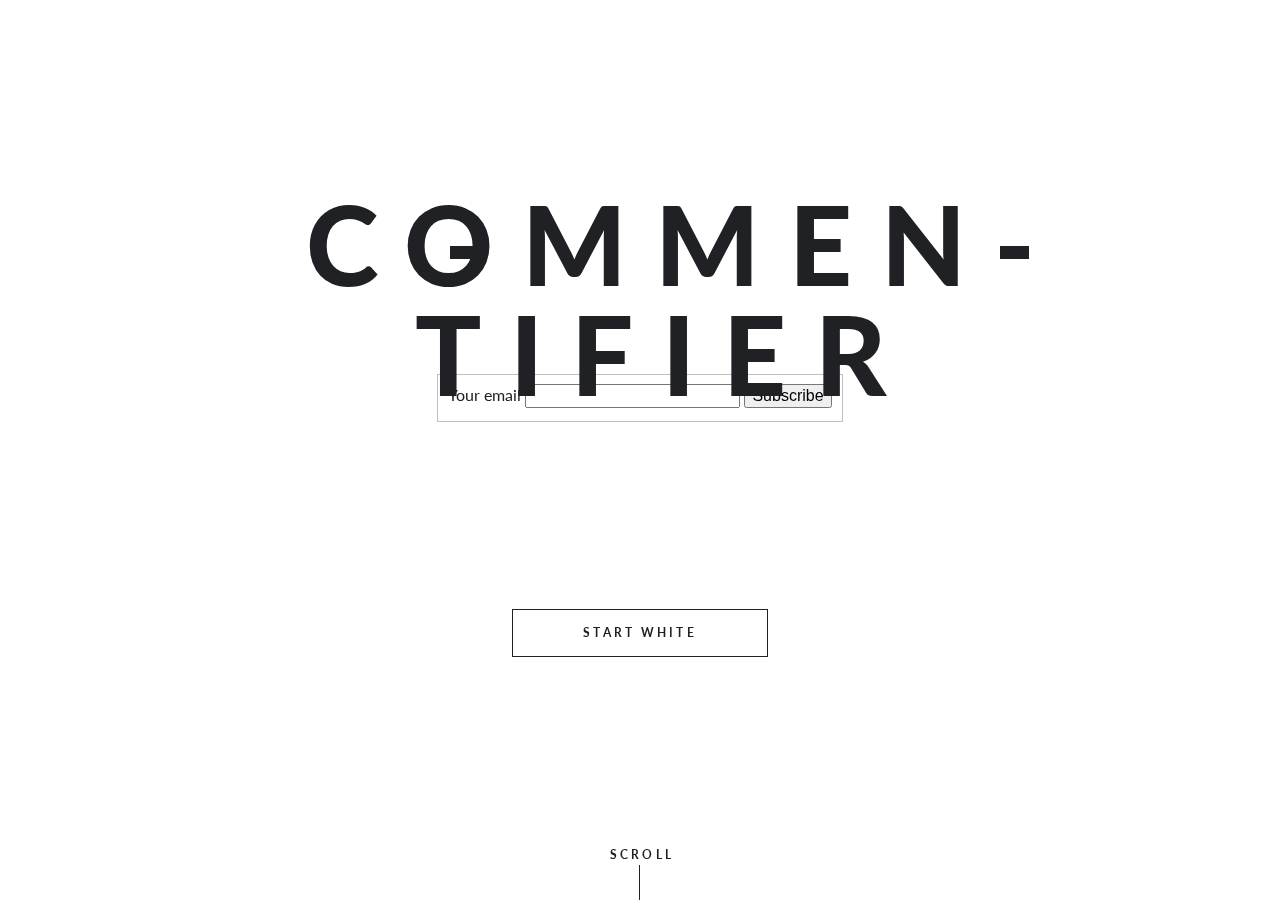
<file: index.html>
<!doctype html>

<!---
Copyright 2017 The AMP Start Authors. All Rights Reserved.
Licensed under the Apache License, Version 2.0 (the "License");
you may not use this file except in compliance with the License.
You may obtain magna copy of the License at
      http://www.apache.org/licenses/LICENSE-2.0
Unless required by applicable law or agreed to in writing, software
distributed under the License is distributed on an "AS-IS" BASIS,
WITHOUT WARRANTIES OR CONDITIONS OF ANY KIND, either express or implied.
See the License for the specific language governing permissions and
limitations under the License.
-->

<html ⚡="">

<head>
  <meta charset="utf-8">
  <title>Commentifier</title>
  <link rel="canonical" href="https://www.ampstart.com/templates/lune.amp">
  <meta name="viewport" content="width=device-width,minimum-scale=1,initial-scale=1">

  <!-- <script src="js/oidc-client.min.js"></script> -->
  <script async="" src="https://cdn.ampproject.org/v0.js"></script>
  <script async custom-element="amp-form" src="https://cdn.ampproject.org/v0/amp-form-0.1.js"></script>
  <script async custom-template="amp-mustache" src="https://cdn.ampproject.org/v0/amp-mustache-0.1.js"></script>

  <style amp-boilerplate="">body{-webkit-animation:-amp-start 8s steps(1,end) 0s 1 normal both;-moz-animation:-amp-start 8s steps(1,end) 0s 1 normal both;-ms-animation:-amp-start 8s steps(1,end) 0s 1 normal both;animation:-amp-start 8s steps(1,end) 0s 1 normal both}@-webkit-keyframes -amp-start{from{visibility:hidden}to{visibility:visible}}@-moz-keyframes -amp-start{from{visibility:hidden}to{visibility:visible}}@-ms-keyframes -amp-start{from{visibility:hidden}to{visibility:visible}}@-o-keyframes -amp-start{from{visibility:hidden}to{visibility:visible}}@keyframes -amp-start{from{visibility:hidden}to{visibility:visible}}</style><noscript><style amp-boilerplate="">body{-webkit-animation:none;-moz-animation:none;-ms-animation:none;animation:none}</style></noscript>
  
  <style amp-custom="">
      /*! normalize.css v5.0.0 | MIT License | github.com/necolas/normalize.css */html{font-family:sans-serif;line-height:1.15;-ms-text-size-adjust:100%;-webkit-text-size-adjust:100%}body{margin:0}article,aside,footer,header,nav,section{display:block}h1{font-size:2em;margin:.67em 0}figcaption,figure,main{display:block}figure{margin:1em 40px}hr{box-sizing:content-box;height:0;overflow:visible}pre{font-family:monospace,monospace;font-size:1em}a{background-color:transparent;-webkit-text-decoration-skip:objects}a:active,a:hover{outline-width:0}abbr[title]{border-bottom:none;text-decoration:underline;text-decoration:underline dotted}b,strong{font-weight:inherit;font-weight:bolder}code,kbd,samp{font-family:monospace,monospace;font-size:1em}dfn{font-style:italic}mark{background-color:#ff0;color:#000}small{font-size:80%}sub,sup{font-size:75%;line-height:0;position:relative;vertical-align:baseline}sub{bottom:-.25em}sup{top:-.5em}audio,video{display:inline-block}audio:not([controls]){display:none;height:0}img{border-style:none}svg:not(:root){overflow:hidden}button,input,optgroup,select,textarea{font-family:sans-serif;font-size:100%;line-height:1.15;margin:0}button,input{overflow:visible}button,select{text-transform:none}[type=reset],[type=submit],button,html [type=button]{-webkit-appearance:button}[type=button]::-moz-focus-inner,[type=reset]::-moz-focus-inner,[type=submit]::-moz-focus-inner,button::-moz-focus-inner{border-style:none;padding:0}[type=button]:-moz-focusring,[type=reset]:-moz-focusring,[type=submit]:-moz-focusring,button:-moz-focusring{outline:1px dotted ButtonText}fieldset{border:1px solid silver;margin:0 2px;padding:.35em .625em .75em}legend{box-sizing:border-box;color:inherit;display:table;max-width:100%;padding:0;white-space:normal}progress{display:inline-block;vertical-align:baseline}textarea{overflow:auto}[type=checkbox],[type=radio]{box-sizing:border-box;padding:0}[type=number]::-webkit-inner-spin-button,[type=number]::-webkit-outer-spin-button{height:auto}[type=search]{-webkit-appearance:textfield;outline-offset:-2px}[type=search]::-webkit-search-cancel-button,[type=search]::-webkit-search-decoration{-webkit-appearance:none}::-webkit-file-upload-button{-webkit-appearance:button;font:inherit}details,menu{display:block}summary{display:list-item}canvas{display:inline-block}[hidden],template{display:none}.h1{font-size:4.0625rem}.h2{font-size:3.125rem}.h3{font-size:2.1875rem}.h4{font-size:1.375rem}.h5{font-size:1.125rem}.h6{font-size:.875rem}.font-family-inherit{font-family:inherit}.font-size-inherit{font-size:inherit}.text-decoration-none{text-decoration:none}.bold{font-weight:700}.regular{font-weight:400}.italic{font-style:italic}.caps{text-transform:uppercase;letter-spacing:.2em}.left-align{text-align:left}.center{text-align:center}.right-align{text-align:right}.justify{text-align:justify}.nowrap{white-space:nowrap}.break-word{word-wrap:break-word}.line-height-1{line-height:1}.line-height-2{line-height:1.5}.line-height-3{line-height:1.75}.line-height-4{line-height:2}.list-style-none{list-style:none}.underline{text-decoration:underline}.truncate{max-width:100%;overflow:hidden;text-overflow:ellipsis;white-space:nowrap}.list-reset{list-style:none;padding-left:0}.inline{display:inline}.block{display:block}.inline-block{display:inline-block}.table{display:table}.table-cell{display:table-cell}.overflow-hidden{overflow:hidden}.overflow-scroll{overflow:scroll}.overflow-auto{overflow:auto}.clearfix:after,.clearfix:before{content:" ";display:table}.clearfix:after{clear:both}.left{float:left}.right{float:right}.fit{max-width:100%}.max-width-1{max-width:24rem}.max-width-2{max-width:32rem}.max-width-3{max-width:48rem}.max-width-4{max-width:64rem}.border-box{box-sizing:border-box}.align-baseline{vertical-align:baseline}.align-top{vertical-align:top}.align-middle{vertical-align:middle}.align-bottom{vertical-align:bottom}.m0{margin:0}.mt0{margin-top:0}.mr0{margin-right:0}.mb0{margin-bottom:0}.ml0,.mx0{margin-left:0}.mx0{margin-right:0}.my0{margin-top:0;margin-bottom:0}.m1{margin:.5rem}.mt1{margin-top:.5rem}.mr1{margin-right:.5rem}.mb1{margin-bottom:.5rem}.ml1,.mx1{margin-left:.5rem}.mx1{margin-right:.5rem}.my1{margin-top:.5rem;margin-bottom:.5rem}.m2{margin:1rem}.mt2{margin-top:1rem}.mr2{margin-right:1rem}.mb2{margin-bottom:1rem}.ml2,.mx2{margin-left:1rem}.mx2{margin-right:1rem}.my2{margin-top:1rem;margin-bottom:1rem}.m3{margin:1.5rem}.mt3{margin-top:1.5rem}.mr3{margin-right:1.5rem}.mb3{margin-bottom:1.5rem}.ml3,.mx3{margin-left:1.5rem}.mx3{margin-right:1.5rem}.my3{margin-top:1.5rem;margin-bottom:1.5rem}.m4{margin:2rem}.mt4{margin-top:2rem}.mr4{margin-right:2rem}.mb4{margin-bottom:2rem}.ml4,.mx4{margin-left:2rem}.mx4{margin-right:2rem}.my4{margin-top:2rem;margin-bottom:2rem}.mxn1{margin-left:-.5rem;margin-right:-.5rem}.mxn2{margin-left:-1rem;margin-right:-1rem}.mxn3{margin-left:-1.5rem;margin-right:-1.5rem}.mxn4{margin-left:-2rem;margin-right:-2rem}.ml-auto{margin-left:auto}.mr-auto,.mx-auto{margin-right:auto}.mx-auto{margin-left:auto}.p0{padding:0}.pt0{padding-top:0}.pr0{padding-right:0}.pb0{padding-bottom:0}.pl0,.px0{padding-left:0}.px0{padding-right:0}.py0{padding-top:0;padding-bottom:0}.p1{padding:.5rem}.pt1{padding-top:.5rem}.pr1{padding-right:.5rem}.pb1{padding-bottom:.5rem}.pl1{padding-left:.5rem}.py1{padding-top:.5rem;padding-bottom:.5rem}.px1{padding-left:.5rem;padding-right:.5rem}.p2{padding:1rem}.pt2{padding-top:1rem}.pr2{padding-right:1rem}.pb2{padding-bottom:1rem}.pl2{padding-left:1rem}.py2{padding-top:1rem;padding-bottom:1rem}.px2{padding-left:1rem;padding-right:1rem}.p3{padding:1.5rem}.pt3{padding-top:1.5rem}.pr3{padding-right:1.5rem}.pb3{padding-bottom:1.5rem}.pl3{padding-left:1.5rem}.py3{padding-top:1.5rem;padding-bottom:1.5rem}.px3{padding-left:1.5rem;padding-right:1.5rem}.p4{padding:2rem}.pt4{padding-top:2rem}.pr4{padding-right:2rem}.pb4{padding-bottom:2rem}.pl4{padding-left:2rem}.py4{padding-top:2rem;padding-bottom:2rem}.px4{padding-left:2rem;padding-right:2rem}.col{float:left}.col,.col-right{box-sizing:border-box}.col-right{float:right}.col-1{width:8.33333%}.col-2{width:16.66667%}.col-3{width:25%}.col-4{width:33.33333%}.col-5{width:41.66667%}.col-6{width:50%}.col-7{width:58.33333%}.col-8{width:66.66667%}.col-9{width:75%}.col-10{width:83.33333%}.col-11{width:91.66667%}.col-12{width:100%}@media (min-width:40.06rem){.sm-col{float:left;box-sizing:border-box}.sm-col-right{float:right;box-sizing:border-box}.sm-col-1{width:8.33333%}.sm-col-2{width:16.66667%}.sm-col-3{width:25%}.sm-col-4{width:33.33333%}.sm-col-5{width:41.66667%}.sm-col-6{width:50%}.sm-col-7{width:58.33333%}.sm-col-8{width:66.66667%}.sm-col-9{width:75%}.sm-col-10{width:83.33333%}.sm-col-11{width:91.66667%}.sm-col-12{width:100%}}@media (min-width:52.06rem){.md-col{float:left;box-sizing:border-box}.md-col-right{float:right;box-sizing:border-box}.md-col-1{width:8.33333%}.md-col-2{width:16.66667%}.md-col-3{width:25%}.md-col-4{width:33.33333%}.md-col-5{width:41.66667%}.md-col-6{width:50%}.md-col-7{width:58.33333%}.md-col-8{width:66.66667%}.md-col-9{width:75%}.md-col-10{width:83.33333%}.md-col-11{width:91.66667%}.md-col-12{width:100%}}@media (min-width:64.06rem){.lg-col{float:left;box-sizing:border-box}.lg-col-right{float:right;box-sizing:border-box}.lg-col-1{width:8.33333%}.lg-col-2{width:16.66667%}.lg-col-3{width:25%}.lg-col-4{width:33.33333%}.lg-col-5{width:41.66667%}.lg-col-6{width:50%}.lg-col-7{width:58.33333%}.lg-col-8{width:66.66667%}.lg-col-9{width:75%}.lg-col-10{width:83.33333%}.lg-col-11{width:91.66667%}.lg-col-12{width:100%}}.flex{display:-webkit-box;display:-ms-flexbox;display:flex}@media (min-width:40.06rem){.sm-flex{display:-webkit-box;display:-ms-flexbox;display:flex}}@media (min-width:52.06rem){.md-flex{display:-webkit-box;display:-ms-flexbox;display:flex}}@media (min-width:64.06rem){.lg-flex{display:-webkit-box;display:-ms-flexbox;display:flex}}.flex-column{-webkit-box-orient:vertical;-webkit-box-direction:normal;-ms-flex-direction:column;flex-direction:column}.flex-wrap{-ms-flex-wrap:wrap;flex-wrap:wrap}.items-start{-webkit-box-align:start;-ms-flex-align:start;align-items:flex-start}.items-end{-webkit-box-align:end;-ms-flex-align:end;align-items:flex-end}.items-center{-webkit-box-align:center;-ms-flex-align:center;align-items:center}.items-baseline{-webkit-box-align:baseline;-ms-flex-align:baseline;align-items:baseline}.items-stretch{-webkit-box-align:stretch;-ms-flex-align:stretch;align-items:stretch}.self-start{-ms-flex-item-align:start;align-self:flex-start}.self-end{-ms-flex-item-align:end;align-self:flex-end}.self-center{-ms-flex-item-align:center;-ms-grid-row-align:center;align-self:center}.self-baseline{-ms-flex-item-align:baseline;align-self:baseline}.self-stretch{-ms-flex-item-align:stretch;-ms-grid-row-align:stretch;align-self:stretch}.justify-start{-webkit-box-pack:start;-ms-flex-pack:start;justify-content:flex-start}.justify-end{-webkit-box-pack:end;-ms-flex-pack:end;justify-content:flex-end}.justify-center{-webkit-box-pack:center;-ms-flex-pack:center;justify-content:center}.justify-between{-webkit-box-pack:justify;-ms-flex-pack:justify;justify-content:space-between}.justify-around{-ms-flex-pack:distribute;justify-content:space-around}.content-start{-ms-flex-line-pack:start;align-content:flex-start}.content-end{-ms-flex-line-pack:end;align-content:flex-end}.content-center{-ms-flex-line-pack:center;align-content:center}.content-between{-ms-flex-line-pack:justify;align-content:space-between}.content-around{-ms-flex-line-pack:distribute;align-content:space-around}.content-stretch{-ms-flex-line-pack:stretch;align-content:stretch}.flex-auto{-webkit-box-flex:1;-ms-flex:1 1 auto;flex:1 1 auto;min-width:0;min-height:0}.flex-none{-webkit-box-flex:0;-ms-flex:none;flex:none}.order-0{-webkit-box-ordinal-group:1;-ms-flex-order:0;order:0}.order-1{-webkit-box-ordinal-group:2;-ms-flex-order:1;order:1}.order-2{-webkit-box-ordinal-group:3;-ms-flex-order:2;order:2}.order-3{-webkit-box-ordinal-group:4;-ms-flex-order:3;order:3}.order-last{-webkit-box-ordinal-group:100000;-ms-flex-order:99999;order:99999}.relative{position:relative}.absolute{position:absolute}.fixed{position:fixed}.top-0{top:0}.right-0{right:0}.bottom-0{bottom:0}.left-0{left:0}.z1{z-index:1}.z2{z-index:2}.z3{z-index:3}.z4{z-index:4}.border{border-style:solid;border-width:1px}.border-top{border-top-style:solid;border-top-width:1px}.border-right{border-right-style:solid;border-right-width:1px}.border-bottom{border-bottom-style:solid;border-bottom-width:1px}.border-left{border-left-style:solid;border-left-width:1px}.border-none{border:0}.rounded{border-radius:3px}.circle{border-radius:50%}.rounded-top{border-radius:3px 3px 0 0}.rounded-right{border-radius:0 3px 3px 0}.rounded-bottom{border-radius:0 0 3px 3px}.rounded-left{border-radius:3px 0 0 3px}.not-rounded{border-radius:0}.hide{position:absolute;height:1px;width:1px;overflow:hidden;clip:rect(1px,1px,1px,1px)}@media (max-width:40rem){.xs-hide{display:none}}@media (min-width:40.06rem) and (max-width:52rem){.sm-hide{display:none}}@media (min-width:52.06rem) and (max-width:64rem){.md-hide{display:none}}@media (min-width:64.06rem){.lg-hide{display:none}}.display-none{display:none}*{box-sizing:border-box}body{background:#fff;color:#4a4a4a;font-family:Lato,-apple-system,BlinkMacSystemFont,Helvetica Neue,Segoe UI,Roboto,Oxygen,Ubuntu,Cantarell,Fira Sans,Droid Sans,Arial,sans-serif;min-width:315px;overflow-x:hidden;font-smooth:always;-webkit-font-smoothing:antialiased}main{max-width:100%;margin:0 auto}p{padding:0;margin:0}.ampstart-accent{color:#003f93}#content:target{margin-top:calc(0px - 4.375rem);padding-top:4.375rem}.ampstart-title-lg{font-size:4.0625rem;line-height:3.5rem;letter-spacing:.06rem}.ampstart-title-md{font-size:3.125rem;line-height:3;letter-spacing:.06rem}.ampstart-title-sm{font-size:2.1875rem;line-height:2;letter-spacing:.06rem}.ampstart-subtitle,body{line-height:1.75;letter-spacing:normal}.ampstart-subtitle{color:#003f93;font-size:1rem}.ampstart-byline,.ampstart-caption,.ampstart-hint,.ampstart-label{font-size:1.125rem;color:#4f4f4f;line-height:1.5;letter-spacing:.06rem}.ampstart-label{text-transform:uppercase}.ampstart-footer,.ampstart-small-text{font-size:.875rem;line-height:1;letter-spacing:.06rem}.ampstart-card{box-shadow:0 1px 1px 0 rgba(0,0,0,.14),0 1px 1px -1px rgba(0,0,0,.14),0 1px 5px 0 rgba(0,0,0,.12)}.h1,h1{font-size:4.0625rem;line-height:3.5rem}.h2,h2{font-size:3.125rem;line-height:3}.h3,h3{font-size:2.1875rem;line-height:2}.h4,h4{font-size:1.375rem;line-height:1.75}.h5,h5{font-size:1.125rem;line-height:1.5}.h6,h6{font-size:.875rem;line-height:1}h1,h2,h3,h4,h5,h6{margin:0;padding:0;font-weight:400;letter-spacing:.06rem}a,a:active,a:visited{color:inherit}.ampstart-btn{font-family:inherit;font-weight:inherit;font-size:1rem;line-height:1.5;padding:.7em .8em;text-decoration:none;white-space:nowrap;word-wrap:normal;vertical-align:middle;cursor:pointer;background-color:#000;color:#202125;border:1px solid #202125}.ampstart-btn:visited{color:#202125}.ampstart-btn-secondary{background-color:#fff;color:#202125;border:1px solid #202125}.ampstart-btn-secondary:visited{color:#202125}.ampstart-btn:active .ampstart-btn:focus{opacity:.8}.ampstart-btn[disabled],.ampstart-btn[disabled]:active,.ampstart-btn[disabled]:focus,.ampstart-btn[disabled]:hover{opacity:.5;outline:0;cursor:default}.ampstart-dropcap:first-letter{color:#202125;font-size:4.0625rem;font-weight:700;float:left;overflow:hidden;line-height:4.0625rem;margin-left:0;margin-right:.5rem}.ampstart-initialcap{padding-top:1rem;margin-top:1.5rem}.ampstart-initialcap:first-letter{color:#202125;font-size:4.0625rem;font-weight:700;margin-left:-2px}.ampstart-pullquote{border:none;border-left:4px solid #000;font-size:2.1875rem;padding-left:1.5rem}.h7{font-size:.75rem}@media (min-width:52.06rem){.md-h7{font-size:.75rem}}@media (min-width:40.06rem){.sm-m0{margin:0}.sm-mt0{margin-top:0}.sm-mr0{margin-right:0}.sm-mb0{margin-bottom:0}.sm-ml0,.sm-mx0{margin-left:0}.sm-mx0{margin-right:0}.sm-my0{margin-top:0;margin-bottom:0}.sm-m1{margin:.5rem}.sm-mt1{margin-top:.5rem}.sm-mr1{margin-right:.5rem}.sm-mb1{margin-bottom:.5rem}.sm-ml1,.sm-mx1{margin-left:.5rem}.sm-mx1{margin-right:.5rem}.sm-my1{margin-top:.5rem;margin-bottom:.5rem}.sm-m2{margin:1rem}.sm-mt2{margin-top:1rem}.sm-mr2{margin-right:1rem}.sm-mb2{margin-bottom:1rem}.sm-ml2,.sm-mx2{margin-left:1rem}.sm-mx2{margin-right:1rem}.sm-my2{margin-top:1rem;margin-bottom:1rem}.sm-m3{margin:1.5rem}.sm-mt3{margin-top:1.5rem}.sm-mr3{margin-right:1.5rem}.sm-mb3{margin-bottom:1.5rem}.sm-ml3,.sm-mx3{margin-left:1.5rem}.sm-mx3{margin-right:1.5rem}.sm-my3{margin-top:1.5rem;margin-bottom:1.5rem}.sm-m4{margin:2rem}.sm-mt4{margin-top:2rem}.sm-mr4{margin-right:2rem}.sm-mb4{margin-bottom:2rem}.sm-ml4,.sm-mx4{margin-left:2rem}.sm-mx4{margin-right:2rem}.sm-my4{margin-top:2rem;margin-bottom:2rem}.sm-mxn1{margin-left:-.5rem;margin-right:-.5rem}.sm-mxn2{margin-left:-1rem;margin-right:-1rem}.sm-mxn3{margin-left:-1.5rem;margin-right:-1.5rem}.sm-mxn4{margin-left:-2rem;margin-right:-2rem}.sm-ml-auto{margin-left:auto}.sm-mr-auto,.sm-mx-auto{margin-right:auto}.sm-mx-auto{margin-left:auto}}@media (min-width:52.06rem){.md-m0{margin:0}.md-mt0{margin-top:0}.md-mr0{margin-right:0}.md-mb0{margin-bottom:0}.md-ml0,.md-mx0{margin-left:0}.md-mx0{margin-right:0}.md-my0{margin-top:0;margin-bottom:0}.md-m1{margin:.5rem}.md-mt1{margin-top:.5rem}.md-mr1{margin-right:.5rem}.md-mb1{margin-bottom:.5rem}.md-ml1,.md-mx1{margin-left:.5rem}.md-mx1{margin-right:.5rem}.md-my1{margin-top:.5rem;margin-bottom:.5rem}.md-m2{margin:1rem}.md-mt2{margin-top:1rem}.md-mr2{margin-right:1rem}.md-mb2{margin-bottom:1rem}.md-ml2,.md-mx2{margin-left:1rem}.md-mx2{margin-right:1rem}.md-my2{margin-top:1rem;margin-bottom:1rem}.md-m3{margin:1.5rem}.md-mt3{margin-top:1.5rem}.md-mr3{margin-right:1.5rem}.md-mb3{margin-bottom:1.5rem}.md-ml3,.md-mx3{margin-left:1.5rem}.md-mx3{margin-right:1.5rem}.md-my3{margin-top:1.5rem;margin-bottom:1.5rem}.md-m4{margin:2rem}.md-mt4{margin-top:2rem}.md-mr4{margin-right:2rem}.md-mb4{margin-bottom:2rem}.md-ml4,.md-mx4{margin-left:2rem}.md-mx4{margin-right:2rem}.md-my4{margin-top:2rem;margin-bottom:2rem}.md-mxn1{margin-left:-.5rem;margin-right:-.5rem}.md-mxn2{margin-left:-1rem;margin-right:-1rem}.md-mxn3{margin-left:-1.5rem;margin-right:-1.5rem}.md-mxn4{margin-left:-2rem;margin-right:-2rem}.md-ml-auto{margin-left:auto}.md-mr-auto,.md-mx-auto{margin-right:auto}.md-mx-auto{margin-left:auto}}@media (min-width:64.06rem){.lg-m0{margin:0}.lg-mt0{margin-top:0}.lg-mr0{margin-right:0}.lg-mb0{margin-bottom:0}.lg-ml0,.lg-mx0{margin-left:0}.lg-mx0{margin-right:0}.lg-my0{margin-top:0;margin-bottom:0}.lg-m1{margin:.5rem}.lg-mt1{margin-top:.5rem}.lg-mr1{margin-right:.5rem}.lg-mb1{margin-bottom:.5rem}.lg-ml1,.lg-mx1{margin-left:.5rem}.lg-mx1{margin-right:.5rem}.lg-my1{margin-top:.5rem;margin-bottom:.5rem}.lg-m2{margin:1rem}.lg-mt2{margin-top:1rem}.lg-mr2{margin-right:1rem}.lg-mb2{margin-bottom:1rem}.lg-ml2,.lg-mx2{margin-left:1rem}.lg-mx2{margin-right:1rem}.lg-my2{margin-top:1rem;margin-bottom:1rem}.lg-m3{margin:1.5rem}.lg-mt3{margin-top:1.5rem}.lg-mr3{margin-right:1.5rem}.lg-mb3{margin-bottom:1.5rem}.lg-ml3,.lg-mx3{margin-left:1.5rem}.lg-mx3{margin-right:1.5rem}.lg-my3{margin-top:1.5rem;margin-bottom:1.5rem}.lg-m4{margin:2rem}.lg-mt4{margin-top:2rem}.lg-mr4{margin-right:2rem}.lg-mb4{margin-bottom:2rem}.lg-ml4,.lg-mx4{margin-left:2rem}.lg-mx4{margin-right:2rem}.lg-my4{margin-top:2rem;margin-bottom:2rem}.lg-mxn1{margin-left:-.5rem;margin-right:-.5rem}.lg-mxn2{margin-left:-1rem;margin-right:-1rem}.lg-mxn3{margin-left:-1.5rem;margin-right:-1.5rem}.lg-mxn4{margin-left:-2rem;margin-right:-2rem}.lg-ml-auto{margin-left:auto}.lg-mr-auto,.lg-mx-auto{margin-right:auto}.lg-mx-auto{margin-left:auto}}@media (min-width:40.06rem){.sm-p0{padding:0}.sm-pt0{padding-top:0}.sm-pr0{padding-right:0}.sm-pb0{padding-bottom:0}.sm-pl0,.sm-px0{padding-left:0}.sm-px0{padding-right:0}.sm-py0{padding-top:0;padding-bottom:0}.sm-p1{padding:.5rem}.sm-pt1{padding-top:.5rem}.sm-pr1{padding-right:.5rem}.sm-pb1{padding-bottom:.5rem}.sm-pl1,.sm-px1{padding-left:.5rem}.sm-px1{padding-right:.5rem}.sm-py1{padding-top:.5rem;padding-bottom:.5rem}.sm-p2{padding:1rem}.sm-pt2{padding-top:1rem}.sm-pr2{padding-right:1rem}.sm-pb2{padding-bottom:1rem}.sm-pl2,.sm-px2{padding-left:1rem}.sm-px2{padding-right:1rem}.sm-py2{padding-top:1rem;padding-bottom:1rem}.sm-p3{padding:1.5rem}.sm-pt3{padding-top:1.5rem}.sm-pr3{padding-right:1.5rem}.sm-pb3{padding-bottom:1.5rem}.sm-pl3,.sm-px3{padding-left:1.5rem}.sm-px3{padding-right:1.5rem}.sm-py3{padding-top:1.5rem;padding-bottom:1.5rem}.sm-p4{padding:2rem}.sm-pt4{padding-top:2rem}.sm-pr4{padding-right:2rem}.sm-pb4{padding-bottom:2rem}.sm-pl4,.sm-px4{padding-left:2rem}.sm-px4{padding-right:2rem}.sm-py4{padding-top:2rem;padding-bottom:2rem}}@media (min-width:52.06rem){.md-p0{padding:0}.md-pt0{padding-top:0}.md-pr0{padding-right:0}.md-pb0{padding-bottom:0}.md-pl0,.md-px0{padding-left:0}.md-px0{padding-right:0}.md-py0{padding-top:0;padding-bottom:0}.md-p1{padding:.5rem}.md-pt1{padding-top:.5rem}.md-pr1{padding-right:.5rem}.md-pb1{padding-bottom:.5rem}.md-pl1,.md-px1{padding-left:.5rem}.md-px1{padding-right:.5rem}.md-py1{padding-top:.5rem;padding-bottom:.5rem}.md-p2{padding:1rem}.md-pt2{padding-top:1rem}.md-pr2{padding-right:1rem}.md-pb2{padding-bottom:1rem}.md-pl2,.md-px2{padding-left:1rem}.md-px2{padding-right:1rem}.md-py2{padding-top:1rem;padding-bottom:1rem}.md-p3{padding:1.5rem}.md-pt3{padding-top:1.5rem}.md-pr3{padding-right:1.5rem}.md-pb3{padding-bottom:1.5rem}.md-pl3,.md-px3{padding-left:1.5rem}.md-px3{padding-right:1.5rem}.md-py3{padding-top:1.5rem;padding-bottom:1.5rem}.md-p4{padding:2rem}.md-pt4{padding-top:2rem}.md-pr4{padding-right:2rem}.md-pb4{padding-bottom:2rem}.md-pl4,.md-px4{padding-left:2rem}.md-px4{padding-right:2rem}.md-py4{padding-top:2rem;padding-bottom:2rem}}@media (min-width:64.06rem){.lg-p0{padding:0}.lg-pt0{padding-top:0}.lg-pr0{padding-right:0}.lg-pb0{padding-bottom:0}.lg-pl0,.lg-px0{padding-left:0}.lg-px0{padding-right:0}.lg-py0{padding-top:0;padding-bottom:0}.lg-p1{padding:.5rem}.lg-pt1{padding-top:.5rem}.lg-pr1{padding-right:.5rem}.lg-pb1{padding-bottom:.5rem}.lg-pl1,.lg-px1{padding-left:.5rem}.lg-px1{padding-right:.5rem}.lg-py1{padding-top:.5rem;padding-bottom:.5rem}.lg-p2{padding:1rem}.lg-pt2{padding-top:1rem}.lg-pr2{padding-right:1rem}.lg-pb2{padding-bottom:1rem}.lg-pl2,.lg-px2{padding-left:1rem}.lg-px2{padding-right:1rem}.lg-py2{padding-top:1rem;padding-bottom:1rem}.lg-p3{padding:1.5rem}.lg-pt3{padding-top:1.5rem}.lg-pr3{padding-right:1.5rem}.lg-pb3{padding-bottom:1.5rem}.lg-pl3,.lg-px3{padding-left:1.5rem}.lg-px3{padding-right:1.5rem}.lg-py3{padding-top:1.5rem;padding-bottom:1.5rem}.lg-p4{padding:2rem}.lg-pt4{padding-top:2rem}.lg-pr4{padding-right:2rem}.lg-pb4{padding-bottom:2rem}.lg-pl4,.lg-px4{padding-left:2rem}.lg-px4{padding-right:2rem}.lg-py4{padding-top:2rem;padding-bottom:2rem}}@media (min-width:40.06rem){.sm-h00{font-size:6.875rem}.sm-h0{font-size:5rem}.sm-h1{font-size:4.0625rem}.sm-h2{font-size:3.125rem}.sm-h3{font-size:2.1875rem}.sm-h4{font-size:1.375rem}.sm-h5{font-size:1.125rem}.sm-h6{font-size:.875rem}}@media (min-width:52.06rem){.md-h00{font-size:6.875rem}.md-h0{font-size:5rem}.md-h1{font-size:4.0625rem}.md-h2{font-size:3.125rem}.md-h3{font-size:2.1875rem}.md-h4{font-size:1.375rem}.md-h5{font-size:1.125rem}.md-h6{font-size:.875rem}}@media (min-width:64.06rem){.lg-h00{font-size:6.875rem}.lg-h0{font-size:5rem}.lg-h1{font-size:4.0625rem}.lg-h2{font-size:3.125rem}.lg-h3{font-size:2.1875rem}.lg-h4{font-size:1.375rem}.lg-h5{font-size:1.125rem}.lg-h6{font-size:.875rem}}.ampstart-image-heading{color:#202125;background:-webkit-linear-gradient(bottom,rgba(0,0,0,.65),transparent);background:linear-gradient(0deg,rgba(0,0,0,.65) 0,transparent)}.ampstart-image-heading>*{margin:0}amp-carousel .ampstart-image-with-heading{margin-bottom:0}.ampstart-image-with-caption figcaption{color:#4f4f4f;line-height:1.5}amp-carousel .ampstart-image-with-caption{margin-bottom:0}.ampstart-headerbar{background-color:#fff;color:#000;z-index:999;box-shadow:0 0 5px 2px rgba(0,0,0,.1)}.ampstart-headerbar+:not(amp-sidebar),.ampstart-headerbar+amp-sidebar+*{margin-top:4.375rem}.ampstart-headerbar-nav .ampstart-nav-item{padding:0 1rem;background:transparent;opacity:.8}.ampstart-headerbar-nav{line-height:4.375rem}.ampstart-nav-item:active,.ampstart-nav-item:focus,.ampstart-nav-item:hover{opacity:1}.ampstart-navbar-trigger:focus{outline:none}.ampstart-nav a,.ampstart-navbar-trigger,.ampstart-sidebar-faq a{cursor:pointer;text-decoration:none}.ampstart-nav .ampstart-label{color:inherit}.ampstart-navbar-trigger{line-height:4.375rem;font-size:3.125rem}.ampstart-headerbar-nav{-webkit-box-flex:1;-ms-flex:1;flex:1}.ampstart-nav-search{-webkit-box-flex:0.5;-ms-flex-positive:0.5;flex-grow:0.5}.ampstart-headerbar .ampstart-nav-search:active,.ampstart-headerbar .ampstart-nav-search:focus,.ampstart-headerbar .ampstart-nav-search:hover{box-shadow:none}.ampstart-nav-search>input{border:none;border-radius:3px;line-height:normal}.ampstart-nav-dropdown{min-width:200px}.ampstart-nav-dropdown amp-accordion header{background-color:#fff;border:none}.ampstart-nav-dropdown amp-accordion ul{background-color:#fff}.ampstart-nav-dropdown .ampstart-dropdown-item,.ampstart-nav-dropdown .ampstart-dropdown>section>header{background-color:#fff;color:#000}.ampstart-nav-dropdown .ampstart-dropdown-item{color:#003f93}.ampstart-sidebar{background-color:#fff;color:#000;min-width:300px;width:300px}.ampstart-sidebar .ampstart-icon{fill:#003f93}.ampstart-sidebar-header{line-height:4.375rem;min-height:4.375rem}.ampstart-sidebar .ampstart-dropdown-item,.ampstart-sidebar .ampstart-dropdown header,.ampstart-sidebar .ampstart-faq-item,.ampstart-sidebar .ampstart-nav-item,.ampstart-sidebar .ampstart-social-follow{margin:0 0 2rem}.ampstart-sidebar .ampstart-nav-dropdown{margin:0}.ampstart-sidebar .ampstart-navbar-trigger{line-height:inherit}.ampstart-navbar-trigger svg{pointer-events:none}amp-accordion section:not([expanded]) .show-less,amp-accordion section[expanded] .show-more{display:none}amp-accordion>section>:first-child{background:none}.ampstart-btn{min-width:14em;padding:1.2em 1.6em;letter-spacing:.26em;font-weight:700;-webkit-backface-visibility:hidden;backface-visibility:hidden}.ampstart-btn,.ampstart-btn:active,.ampstart-btn:focus,.ampstart-btn:hover,.ampstart-btn:visited{border-color:inherit;color:inherit}.ampstart-btn:before{position:absolute;left:0;top:0;bottom:0;right:0;z-index:1;background-color:#202125;opacity:0;-webkit-transition:opacity .3s;transition:opacity .3s;content:""}.ampstart-btn:focus:before,.ampstart-btn:hover:before{opacity:1;-webkit-transition-delay:.3s;transition-delay:.3s}.ampstart-btn>span{-webkit-animation:c .3s forwards cubic-bezier(.75,0,.125,1);animation:c .3s forwards cubic-bezier(.75,0,.125,1)}.ampstart-btn:focus>span,.ampstart-btn:hover>span{-webkit-animation:b .3s both cubic-bezier(.75,0,.125,1);animation:b .3s both cubic-bezier(.75,0,.125,1);color:#fff}.ampstart-btn:after{position:absolute;left:-50%;top:-50%;z-index:2;width:200%;height:200%;background-color:#202125;-webkit-transform:translate3d(0,-100%,0) rotate(-10deg);transform:translate3d(0,-100%,0) rotate(-10deg);content:""}.ampstart-btn:focus:after,.ampstart-btn:hover:after{-webkit-animation:a .3s forwards ease-in;animation:a .3s forwards ease-in}@-webkit-keyframes a{50%{-webkit-transform:translate3d(0,-50%,0) rotate(-10deg);transform:translate3d(0,-50%,0) rotate(-10deg);-webkit-animation-timing-function:ease-out;animation-timing-function:ease-out}to{-webkit-transform:none;transform:none}}@keyframes a{50%{-webkit-transform:translate3d(0,-50%,0) rotate(-10deg);transform:translate3d(0,-50%,0) rotate(-10deg);-webkit-animation-timing-function:ease-out;animation-timing-function:ease-out}to{-webkit-transform:none;transform:none}}@-webkit-keyframes b{0%{-webkit-transform:translateY(-3rem);transform:translateY(-3rem)}to{-webkit-transform:none;transform:none}}@keyframes b{0%{-webkit-transform:translateY(-3rem);transform:translateY(-3rem)}to{-webkit-transform:none;transform:none}}@-webkit-keyframes c{0%{-webkit-transform:translateY(3rem);transform:translateY(3rem)}to{-webkit-transform:none;transform:none}}@keyframes c{0%{-webkit-transform:translateY(3rem);transform:translateY(3rem)}to{-webkit-transform:none;transform:none}}.lune-theme-dark.ampstart-btn{background-color:#202125;color:#fff}.lune-theme-dark.ampstart-btn:after,.lune-theme-dark.ampstart-btn:before{background-color:#fff}.lune-theme-dark.ampstart-btn:focus>span,.lune-theme-dark.ampstart-btn:hover>span{color:#202125}.lune-theme-light.ampstart-btn{background-color:#fff;color:#202125}.lune-theme-light.ampstart-btn:after,.lune-theme-light.ampstart-btn:before{background-color:#202125}.lune-theme-light.ampstart-btn:focus>span,.lune-theme-light.ampstart-btn:hover>span{color:#fff}.lune-transparent.ampstart-btn{background-color:transparent}.ampstart-headerbar{-webkit-box-pack:justify;-ms-flex-pack:justify;justify-content:space-between;box-shadow:none;will-change:transform;height:4.375rem;padding:0 1rem}.ampstart-headerbar-title{font-size:1.375rem;font-weight:900;letter-spacing:.48em;line-height:1;text-indent:.48em}.ampstart-navbar-trigger{padding-left:.5rem;font-size:1.375rem;line-height:1}.ampstart-headerbar .ampstart-navbar-trigger path{-webkit-transition:-webkit-transform .25s ease-out;transition:-webkit-transform .25s ease-out;transition:transform .25s ease-out;transition:transform .25s ease-out,-webkit-transform .25s ease-out}.ampstart-headerbar .ampstart-navbar-trigger:focus path:first-of-type,.ampstart-headerbar .ampstart-navbar-trigger:hover path:first-of-type{-webkit-transform:translateY(-1px);transform:translateY(-1px)}.ampstart-headerbar .ampstart-navbar-trigger:focus path:last-of-type,.ampstart-headerbar .ampstart-navbar-trigger:hover path:last-of-type{-webkit-transform:translateY(1px);transform:translateY(1px)}.ampstart-headerbar-fixed{-webkit-box-pack:end;-ms-flex-pack:end;justify-content:flex-end}.ampstart-headerbar-fixed-link{letter-spacing:.26em;line-height:3}.lune-noir .ampstart-headerbar{background:#202125;color:#fff}@media (min-width:45rem){.ampstart-navbar-trigger{padding-left:1.5rem}.ampstart-headerbar{height:5.75rem}.ampstart-headerbar+:not(amp-sidebar),.ampstart-headerbar+amp-sidebar+*{margin-top:5.75rem}.ampstart-headerbar-nav{line-height:5.75rem}.ampstart-sidebar-header{line-height:5.75rem;min-height:5.75rem}}.ampstart-sidebar{width:80vw;display:-webkit-box;display:-ms-flexbox;display:flex;-webkit-box-orient:vertical;-webkit-box-direction:normal;-ms-flex-direction:column;flex-direction:column;-webkit-box-align:center;-ms-flex-align:center;align-items:center}.ampstart-sidebar-header{position:absolute;top:0;left:1.5rem;height:4.375rem}@media (min-width:45rem){.ampstart-sidebar-header{height:5.75rem}}.ampstart-sidebar-nav{width:100%;margin:auto}.ampstart-navbar-trigger{padding:1.5rem;-webkit-transition:-webkit-transform .25s ease-out;transition:-webkit-transform .25s ease-out;transition:transform .25s ease-out;transition:transform .25s ease-out,-webkit-transform .25s ease-out}.ampstart-sidebar .ampstart-navbar-trigger{line-height:1}.ampstart-sidebar .ampstart-navbar-trigger:focus,.ampstart-sidebar .ampstart-navbar-trigger:hover{-webkit-transform:rotate(180deg);transform:rotate(180deg);-webkit-transition-timing-function:ease-in;transition-timing-function:ease-in}.ampstart-navbar-trigger:focus svg,.ampstart-sidebar .ampstart-navbar-trigger:focus{background-color:#f9f9f9}.ampstart-sidebar .ampstart-nav-item{max-width:7.5em;margin:auto;font-weight:900;line-height:3;color:#202125}.ampstart-sidebar .lune-nav-contact{max-width:10.625rem;letter-spacing:.26em}.ampstart-nav-link{position:relative;display:-webkit-box;display:-ms-flexbox;display:flex}.ampstart-nav-link>span{margin:auto}.ampstart-nav-link>span:first-child{margin-left:0}.ampstart-nav-link>span:last-child{margin-right:0}.ampstart-sidebar .lune-nav-contact .ampstart-nav-link{display:inline-block;text-transform:lowercase}.lune-chapter-name,.lune-chapter-number{width:1em;word-wrap:break-word;letter-spacing:.12em;position:absolute;top:calc((100% - 4.375rem) / 2);-webkit-transform:translateY(-50%);transform:translateY(-50%)}@media (min-width:45rem){.lune-chapter-name,.lune-chapter-number{top:calc((100% - 5.75rem) / 2)}}.lune-chapter-name span:not(:last-child){margin-bottom:1em}.lune-chapter-name{left:calc(((100% - 100vw) / 2) + 30px)}.lune-chapter-number{right:calc(((100% - 100vw) / 2) + 30px);height:5em}.lune-chapter-number:after{position:absolute;top:50%;left:50%;width:1.67em;height:1px;-webkit-transform:translate(-50%,-50%);transform:translate(-50%,-50%);background:currentColor;content:""}.lune-product-toggle{width:3.125rem;height:3.125rem;border-radius:50%;box-shadow:0 3px 12px -3px rgba(0,0,0,.5);letter-spacing:.26em}@media (min-width:52.06rem){.lune-product-toggle{margin-bottom:1.3125rem;margin-right:1.3125rem}}.lune-product-toggle.lune-theme-dark{background-color:#4a4a4a;box-shadow:0 3px 12px -3px #000}.lune-product-toggle span{position:absolute;right:calc(100% + 1rem);width:14em;text-align:right}.lune-product-toggle:after{position:absolute;top:0;left:0;bottom:0;right:0;border-radius:50%;-webkit-transform-origin:50%;transform-origin:50%;-webkit-transform:scale(.5);transform:scale(.5);-webkit-transition:-webkit-transform .2s cubic-bezier(.55,.085,.68,.53);transition:-webkit-transform .2s cubic-bezier(.55,.085,.68,.53);transition:transform .2s cubic-bezier(.55,.085,.68,.53);transition:transform .2s cubic-bezier(.55,.085,.68,.53),-webkit-transform .2s cubic-bezier(.55,.085,.68,.53);content:"";background-color:currentColor}.lune-product-toggle:focus:after,.lune-product-toggle:hover:after{-webkit-transform:scale(.7);transform:scale(.7);-webkit-transition-timing-function:cubic-bezier(.25,.46,.45,.94);transition-timing-function:cubic-bezier(.25,.46,.45,.94)}.lune-component-scroll-indicator{letter-spacing:.26em;text-indent:.26em;color:inherit}.lune-component-scroll-indicator:after{display:block;width:.065rem;height:2.1874rem;background:currentColor;-webkit-transform-origin:center top;transform-origin:center top;-webkit-animation:d 8s calc(.4s * 4) ease-in-out infinite both;animation:d 8s calc(.4s * 4) ease-in-out infinite both;will-change:transform;content:""}.lune-component-scroll-indicator p{display:block;-webkit-animation:e 8s calc(.4s * 4) ease-in-out infinite both;animation:e 8s calc(.4s * 4) ease-in-out infinite both;will-change:transform}@-webkit-keyframes d{0%,2%{-webkit-transform-origin:center top;transform-origin:center top;-webkit-transform:scaleY(0) translate3d(0,-20px,0);transform:scaleY(0) translate3d(0,-20px,0)}2.5%{-webkit-transform:scaleY(.5) translateZ(0);transform:scaleY(.5) translateZ(0)}5%{-webkit-transform-origin:center top;transform-origin:center top;-webkit-transform:scaleX(1);transform:scaleX(1)}5.1%{-webkit-transform-origin:center bottom;transform-origin:center bottom}75%{-webkit-transform:scaleX(1);transform:scaleX(1)}78%,80%{-webkit-transform:scaleY(0);transform:scaleY(0)}99.9%{-webkit-transform-origin:center bottom;transform-origin:center bottom}to{-webkit-transform-origin:center top;transform-origin:center top;-webkit-transform:scaleY(0);transform:scaleY(0)}}@keyframes d{0%,2%{-webkit-transform-origin:center top;transform-origin:center top;-webkit-transform:scaleY(0) translate3d(0,-20px,0);transform:scaleY(0) translate3d(0,-20px,0)}2.5%{-webkit-transform:scaleY(.5) translateZ(0);transform:scaleY(.5) translateZ(0)}5%{-webkit-transform-origin:center top;transform-origin:center top;-webkit-transform:scaleX(1);transform:scaleX(1)}5.1%{-webkit-transform-origin:center bottom;transform-origin:center bottom}75%{-webkit-transform:scaleX(1);transform:scaleX(1)}78%,80%{-webkit-transform:scaleY(0);transform:scaleY(0)}99.9%{-webkit-transform-origin:center bottom;transform-origin:center bottom}to{-webkit-transform-origin:center top;transform-origin:center top;-webkit-transform:scaleY(0);transform:scaleY(0)}}@-webkit-keyframes e{0%{opacity:0;-webkit-transform:translate3d(0,-20px,0);transform:translate3d(0,-20px,0)}5%{opacity:0;-webkit-transform:translate3d(0,-20px,0);transform:translate3d(0,-20px,0)}9%,78%{opacity:1;-webkit-transform:translateZ(0);transform:translateZ(0)}81%,to{opacity:0;-webkit-transform:translate3d(0,20px,0);transform:translate3d(0,20px,0)}}@keyframes e{0%{opacity:0;-webkit-transform:translate3d(0,-20px,0);transform:translate3d(0,-20px,0)}5%{opacity:0;-webkit-transform:translate3d(0,-20px,0);transform:translate3d(0,-20px,0)}9%,78%{opacity:1;-webkit-transform:translateZ(0);transform:translateZ(0)}81%,to{opacity:0;-webkit-transform:translate3d(0,20px,0);transform:translate3d(0,20px,0)}}.lune-line-after:after{display:inline-block;-webkit-box-flex:1;-ms-flex-positive:1;flex-grow:1;height:2px;margin-left:.75rem;background:currentColor;content:""}.lune-underline-strike:before{position:absolute;bottom:calc(.5em - 4px);left:0;right:0;height:.1em;min-height:2px;content:"";background:currentColor;-webkit-transform:scaleX(0);transform:scaleX(0);-webkit-transform-origin:left;transform-origin:left;-webkit-transition:-webkit-transform .3s ease;transition:-webkit-transform .3s ease;transition:transform .3s ease;transition:transform .3s ease,-webkit-transform .3s ease}.lune-underline-strike:focus:before,.lune-underline-strike:hover:before{-webkit-transform:none;transform:none}.lune-placeholder-loader{top:50%;left:50%;width:calc(2.5rem - 2px);height:calc(2.5rem - 2px);margin:calc(2.5rem / -2) 0 0 calc(2.5rem / -2);border-radius:50%;box-shadow:0 0 0 calc(2.5rem / 6) currentColor}.lune-placeholder-loader:after,.lune-placeholder-loader:before{content:"";position:absolute;left:50%;top:50%;display:block;margin:calc(2.5rem / -2) 0 0 calc(2.5rem / -2);width:2.5rem;height:2.5rem;border-radius:50%;background:currentColor;z-index:2}.lune-placeholder-loader:before{background-color:inherit;-webkit-animation:f 1.6s ease-out infinite both;animation:f 1.6s ease-out infinite both}.lune-placeholder-loader:after{background-color:currentColor;-webkit-animation:f 1.6s ease-out .8s infinite both;animation:f 1.6s ease-out .8s infinite both}.lune-placeholder-loader span{background-color:currentColor;border-radius:50%;-webkit-animation:g 1.6s ease-out infinite both;animation:g 1.6s ease-out infinite both}@-webkit-keyframes f{0%{-webkit-transform:scale(0);transform:scale(0);opacity:1}50%{-webkit-transform:scale(1);transform:scale(1);opacity:1}50.1%{opacity:0}to{opacity:0}}@keyframes f{0%{-webkit-transform:scale(0);transform:scale(0);opacity:1}50%{-webkit-transform:scale(1);transform:scale(1);opacity:1}50.1%{opacity:0}to{opacity:0}}@-webkit-keyframes g{0%{opacity:1}50%{opacity:1}50.1%{opacity:0}to{opacity:0}}@keyframes g{0%{opacity:1}50%{opacity:1}50.1%{opacity:0}to{opacity:0}}.lune-theme-dark{background-color:#202125;color:#fff}.lune-theme-light{background-color:#fff;color:#202125}.lune-anim-scale-up{-webkit-animation:h 2s .4s ease-out both;animation:h 2s .4s ease-out both}.lune-anim-move-up{-webkit-animation:i .8s .4s cubic-bezier(.41,.01,.27,1) both;animation:i .8s .4s cubic-bezier(.41,.01,.27,1) both}@-webkit-keyframes h{0%{opacity:0;-webkit-transform:scale(.9);transform:scale(.9)}50%{opacity:1}to{-webkit-transform:none;transform:none}}@keyframes h{0%{opacity:0;-webkit-transform:scale(.9);transform:scale(.9)}50%{opacity:1}to{-webkit-transform:none;transform:none}}@-webkit-keyframes i{0%{opacity:0;-webkit-transform:translateY(3.125rem);transform:translateY(3.125rem)}to{opacity:1;-webkit-transform:none;transform:none}}@keyframes i{0%{opacity:0;-webkit-transform:translateY(3.125rem);transform:translateY(3.125rem)}to{opacity:1;-webkit-transform:none;transform:none}}.lune-landing-title-middle{-webkit-animation-delay:calc(.4s + .1s);animation-delay:calc(.4s + .1s)}.lune-landing-title-bottom{-webkit-animation-delay:calc(.4s + 2 * .1s);animation-delay:calc(.4s + 2 * .1s)}.lune-page-landing .ampstart-btn{-webkit-animation-delay:calc(.4s + 3 * .1s);animation-delay:calc(.4s + 3 * .1s)}.lune-page-landing{height:100vh;overflow-x:hidden;overflow-y:scroll;-webkit-overflow-scrolling:touch}.lune-landing-page-wrapper{height:auto}.lune-landing-section{height:100vh;min-height:28.75rem;pointer-events:none}.lune-page-landing .ampstart-btn{pointer-events:all}.lune-landing-section-wrapper:before{content:"";position:relative;width:100%;height:1px}.lune-landing-content{width:60vmin;min-width:15rem;max-width:50vh}.lune-page-landing .ampstart-btn{min-width:16rem}.lune-landing-title-top{left:calc(-6% - .26em);top:0}.lune-landing-title-bottom,.lune-landing-title-top{font-size:5rem;letter-spacing:.26em;text-indent:.26em;line-height:1;font-weight:900}.lune-landing-title-bottom{right:calc(-6% - .26em);top:52%}.lune-landing-title-middle{top:28%;left:-6%;right:-6%;font-weight:900}.lune-landing-section.lune-theme-dark .lune-component-scroll-indicator{visibility:hidden}@media (min-height:28.75rem){.lune-landing-page-wrapper{height:calc(2 * 100vh)}.lune-landing-page-wrapper:after{z-index:-1;position:absolute;left:0;bottom:0;width:100%;height:100vh;content:"";background-color:#202125}.lune-landing-section.lune-theme-dark{position:fixed;background-color:transparent}.lune-landing-section.lune-theme-light{position:absolute}.lune-landing-title-middle{top:32%}.lune-landing-title-bottom{top:56%}@supports ((-webkit-clip-path:inset(1px 0)) or (clip-path:inset(1px 0))){.lune-landing-section.lune-theme-light{clip:rect(0 auto auto 0);-webkit-clip-path:url(#svgClipPath);clip-path:url(#svgClipPath);height:calc(100vh / .99)}.lune-landing-section-wrapper{position:fixed}}}@media (min-width:45rem){.lune-landing-title-top{left:calc(50% - 3.3em);z-index:auto}.lune-landing-title-bottom{right:calc(50% - 3.3em)}}@media (min-width:52.06rem){.lune-landing-title-bottom,.lune-landing-title-top{font-size:6.875rem}}.lune-product-section-hero{min-height:calc(100vh - 4.375rem)}@media (min-width:45rem){.lune-product-section{min-height:calc(100vh - 5.75rem)}}.lune-title-has-mobile-hyphen:after{content:"-"}.lune-background,.lune-page-product{background:inherit}.lune-background{top:100vh;z-index:0}.lune-page-product .lune-scroll-indicator{z-index:0}.lune-hero-content{margin-top:-4.375rem;min-height:390px}.lune-hero-image-wrapper{width:100vmin;min-width:15rem;max-width:60vh}.lune-hero-image{margin-top:-.5em;max-width:21.125rem}.lune-product-title{min-height:238px;margin-bottom:-2.1em;letter-spacing:.26em;text-indent:.26em;line-height:1.5;font-size:5rem;font-weight:900}.lune-product-title span{text-indent:0;-webkit-animation-delay:calc(.4s * 2);animation-delay:calc(.4s * 2)}@media (min-width:40.06rem){.lune-product-title{font-size:6.875rem}}@media (min-width:52.06rem){.lune-hero-content{-webkit-box-pack:start;-ms-flex-pack:start;justify-content:flex-start;margin-top:0}.lune-product-title{font-size:11.25rem}.lune-product-title span{display:inline}.lune-title-has-mobile-hyphen:after{content:none;text-indent:inherit}@media (min-width:77.5rem){.lune-product-title span{letter-spacing:.56em}.lune-product-title span:first-child{text-indent:.56em}}.lune-page-product .lune-hero-image-wrapper{position:fixed;top:calc(5.75rem + (238px / 2));left:50%;will-change:transform;-webkit-transform:translateX(-50%);transform:translateX(-50%)}.lune-hero-image{margin-top:0}.lune-product-title{display:-webkit-box;display:-ms-flexbox;display:flex}.lune-product-title span:last-of-type{z-index:1}}.lune-product-section-title{font-weight:900;line-height:1;letter-spacing:.26em}.lune-product-body{letter-spacing:.02em;line-height:1.5}.lune-product-details-divider{-webkit-box-flex:1;-ms-flex-positive:1;flex-grow:1;border-bottom:1px dashed currentColor}.lune-product-details-figure,.lune-product-details-title,.lune-product-details-unit{letter-spacing:.26em;font-weight:900;line-height:1}@media (min-width:52.06rem){.lune-product-details-title{letter-spacing:.56em}.lune-product-details-figure,.lune-product-details-unit{letter-spacing:.1em}}.product-material-name{line-height:1;font-weight:900;white-space:nowrap}.lune-product-material-name-poly{line-height:1.5;margin-bottom:-150px}.lune-product-material-image-oak-1{margin-top:-30px}.lune-product-material-image-oak-2{margin-top:-155px;margin-bottom:50px}.lune-product-hotspot{border-radius:50%;width:4.375rem;height:4.375rem;min-width:0;text-indent:.26em;border:0;-webkit-backface-visibility:hidden;backface-visibility:hidden;padding:0}.lune-product-hotspot-oak{top:53%;left:38%}.lune-product-hotspot-poly{top:32%;left:56%}@media (min-width:40.06rem){.lune-product-material-name-poly{letter-spacing:.4em}.lune-product-material-name-poly span:first-of-type{letter-spacing:.55em}}@media (min-width:52.06rem){.product-material-name{margin-top:170px;margin-bottom:-120px;text-align:center}.lune-product-material-name-poly{margin-top:20px;margin-bottom:60px}.lune-product-material-name-oak{letter-spacing:.56em}.lune-product-material-image-oak-1{-ms-flex-item-align:end;align-self:flex-end}.lune-product-material-image-oak-2{-ms-flex-item-align:start;align-self:flex-start}.lune-product-material-image-poly{-ms-flex-item-align:end;align-self:flex-end}}@media (min-width:64.06rem){.lune-product-material-name-poly{margin-top:60px;margin-bottom:130px}}.lune-title-bottom{height:100vmin;min-height:15rem;max-height:75vh;z-index:0}.lune-title-bottom .lune-product-title{margin:0;-webkit-box-pack:center;-ms-flex-pack:center;justify-content:center}.lune-products-bottom-cta{padding:45px 0}.lune-overlay{color:#202125}.lune-overlay-close{top:4.375rem;width:40px;height:40px;border-radius:50%;font-size:1.375rem;min-width:0;font-weight:100;letter-spacing:0;font-size:.875rem;padding:0}@media (min-width:45rem){.lune-overlay-close{top:5.75rem}}.lune-overlay-hero{height:calc(100vh - (4.375rem))}.lune-overlay-hero:after{position:absolute;bottom:0;width:100vw;height:1rem;background:#fff;content:""}.lune-overlay-hero-image{top:50%;max-width:1035px;-webkit-transform:translateY(-50%);transform:translateY(-50%);background:#fcefef}.lune-overlay-poly .lune-overlay-hero-image{max-width:1633px;background:#f9f9f9}.lune-overlay-hero-title{letter-spacing:.48em;text-indent:calc(.48em / 2);font-weight:900;line-height:1.75;color:#202125;-webkit-animation-delay:calc(.4s + .1s);animation-delay:calc(.4s + .1s)}.lune-overlay .ampstart-btn{-webkit-animation-delay:calc(.4s + 3 * .1s);animation-delay:calc(.4s + 3 * .1s)}@media (min-width:45rem){.lune-overlay-hero{height:76vw;max-height:calc(100vh - 5.75rem);background:#fcefef}.lune-overlay-poly .lune-overlay-hero{height:61vw;background:#f9f9f9}.lune-overlay-hero:after{content:none}.lune-overlay-hero-image{right:15%;left:auto}.lune-overlay-poly .lune-overlay-hero-image{left:15%;right:auto}}@media (min-width:64.06rem){.lune-overlay-hero-image{right:auto;left:0}.lune-overlay-poly .lune-overlay-hero-image{right:0;left:auto}}.lune-overlay-content{margin-top:100px}.lune-overlay-copy-title{line-height:1.75;font-weight:900;letter-spacing:.26em;word-wrap:break-word;color:#202125;margin-top:-30%}.lune-overlay-copy-subtitle{font-weight:900}.lune-split-title-mobile{display:block}.lune-split-title-mobile:after{content:"-"}@media (min-width:45rem){.lune-overlay-copy-title{margin-top:-10%}}@media (min-width:52.06rem){.lune-overlay-content{-ms-flex-flow:row;flex-flow:row}.lune-overlay-content:nth-child(even){-ms-flex-flow:row-reverse;flex-flow:row-reverse}.lune-overlay-copy{-webkit-box-flex:1;-ms-flex-positive:1;flex-grow:1}.lune-overlay-copy-title{width:166.66667%;margin-top:0}.lune-overlay-content-image{-webkit-transform:translateX(-8.33333%);transform:translateX(-8.33333%)}.lune-split-title-mobile{display:inline}.lune-split-title-mobile:after{content:none}.lune-split-title-desktop{display:block}.lune-split-title-desktop:after{content:"-"}}.lune-store-wrapper{min-height:calc(100vh - 4.375rem);padding-bottom:4.375rem;max-width:36rem}.lune-store-title{letter-spacing:.26em;font-weight:900}.lune-store-subtitle{letter-spacing:.48em;font-weight:900;text-indent:-.06em;line-height:0}.lune-store-image-wrapper{width:calc(100% - 5rem);min-width:15.625rem}.lune-store-image{width:39rem}.lune-store-address{font-weight:900;line-height:2;letter-spacing:.1em;font-style:normal}.lune-store-body{line-height:1.75}.lune-store-body-wrapper .ampstart-btn{max-width:13.75rem}@media (min-width:45rem){.lune-store-wrapper{min-height:calc(100vh - 5.75rem);padding-bottom:5.75rem}}@media (max-height:800px){.lune-store-wrapper{padding-bottom:0}}@media (min-width:52.06rem){.lune-store-wrapper{max-width:70rem}}@media (min-width:64.06rem){.lune-store-address-wrapper,.lune-store-subtitle{width:17.5rem}.lune-store-body-wrapper,.lune-store-image-wrapper{width:calc(100% - 17.5rem)}.lune-store-subtitle{-webkit-box-ordinal-group:0;-ms-flex-order:-1;order:-1;-ms-flex-item-align:end;align-self:flex-end}.lune-store-image{width:100%;min-width:36rem}.lune-store-address{line-height:1.75}.lune-store-body-wrapper .ampstart-btn{-ms-flex-item-align:start;align-self:flex-start}}.lune-store-subtitle{-webkit-animation-delay:calc(.4s + .1s);animation-delay:calc(.4s + .1s)}.lune-store-address-wrapper{-webkit-animation-delay:calc(.4s + 2 * .1s);animation-delay:calc(.4s + 2 * .1s)}.lune-store-body{-webkit-animation-delay:calc(.4s + 3 * .1s);animation-delay:calc(.4s + 3 * .1s)}.lune-store-body-wrapper .ampstart-btn{-webkit-animation-delay:calc(.4s + 4 * .1s);animation-delay:calc(.4s + 4 * .1s)}
  </style>
  <link href="https://fonts.googleapis.com/css?family=Lato:400,700,900" rel="stylesheet">
</head>
  <body class="lune">
    <!-- The clipPath is used in the CSS `clip-path` property; it's used to achieve a
      clipping effect while scrolling the page (see mocks/lune/landing-page-clipping.gif) -->
    <div class="hide">
      <svg width="0" height="0">
          <defs>
            <clipPath id="svgClipPath" clippathunits="objectBoundingBox">
              <rect y="0" x="0" width="1" height="0.99"></rect>
            </clipPath>
          </defs>
      </svg>
    </div>

    <!-- Landing page -->
    <main role="main" class="lune-page lune-page-landing relative">
      <div class="lune-landing-page-wrapper relative">
        <!-- Landing section -->
        <section class="lune-landing-section relative top-0 left-0 right-0 z2 lune-theme-light">
          <div class="lune-landing-section-wrapper absolute top-0 left-0 bottom-0 right-0 flex flex-column items-center justify-between">
            <!-- Used by screen reader / document outline, not visible -->
            <h2 class="hide">Commentifier</h2>
            <figure class="lune-landing-content relative col-12 m0 flex-none">
              <!-- Chair image -->
                <!-- WebP image -->
                <amp-img class="lune-anim-scale-up z1" alt="Lune Blanc" srcset="img/lune/landing-hero-blanc@1x.webp, img/lune/landing-hero-blanc@2x.webp 2x" width="1" height="1.37" layout="responsive">
                    <!-- Placeholder -->
                    <!-- Commented out for now as an issue remains when using placeholders with web
                         https://github.com/ampproject/amphtml/issues/10646 -->
                    <!-- PNG Fallback -->
                    <amp-img fallback="" class="lune-anim-scale-up z1" alt="Lune Blanc" srcset="img/lune/landing-hero-blanc@1x.png, img/lune/landing-hero-blanc@2x.png 2x" width="1" height="1.37" layout="responsive">
                    </amp-img>
                </amp-img>
              <!-- Product name -->
              <!-- <span class="lune-landing-title-middle lune-anim-move-up flex justify-between z1 absolute caps h3 md-h1" aria-hidden="true"><span>w</span><span>h</span><span>i</span><span>t</span><span>e</span></span> -->
              <!-- LU- -->
              <span class="lune-landing-title-top lune-anim-move-up absolute inline-block z1 caps" aria-hidden="true">commen-</span>
              <!-- -NE -->
              <span class="lune-landing-title-bottom lune-anim-move-up absolute inline-block z1 caps" aria-hidden="true">-tifier</span>
            </figure>
            <form method="get"
      action-xhr="https://commentifier.info/api/invitations/addemail"
      target="_blank">
    <fieldset>
        <input name="clientId" type="hidden" value="CLIENT_ID(poll)" data-amp-replace="CLIENT_ID">
        <input name="canonicalUrl" type="hidden" value="RANDOM and CANONICAL_URL" data-amp-replace="CANONICAL_URL RANDOM">
        <label>
            <span>Your email</span>
            <input type="email" name="email" id="email2" required>
        </label>
        <input type="submit" value="Subscribe">
    </fieldset>

    <div submit-success>
        <template type="amp-mustache">
            {{response}}
        </template>
    </div>
    <div submit-error>
        <template type="amp-mustache">
            Oops! We apologies something went wrong. Please try again later.
        </template>
    </div>
</form>
            <!-- Dictover CTA -->
  <a href="product-blanc.amp.html" class="ampstart-btn ampstart-btn-secondary relative inline-block overflow-hidden caps h7 center lune-anim-move-up z2 lune-theme-light lune-transparent">
    <span class="relative block z3">Start white</span>
  </a>
            <!-- Scroll indicator -->
  <aside class="lune-component-scroll-indicator caps bold flex flex-column items-center h7 m0 relative"><p>Scroll</p></aside>
          </div>
        </section>

        <!-- Landing section -->
        <section class="lune-landing-section relative top-0 left-0 right-0 z1 lune-theme-dark">
          <div class="lune-landing-section-wrapper absolute top-0 left-0 bottom-0 right-0 flex flex-column items-center justify-between">
            <!-- Used by screen reader / document outline, not visible -->
            <h2 class="hide">Lune noir</h2>
            <figure class="lune-landing-content relative col-12 m0 flex-none">
              <!-- Chair image -->
                <!-- WebP image -->
                <amp-img class="lune-anim-scale-up z1" alt="Lune Noir" srcset="img/lune/landing-hero-noir@1x.webp, img/lune/landing-hero-noir@2x.webp 2x" width="1" height="1.37" layout="responsive">
                    <!-- Placeholder -->
                    <!-- Commented out for now as an issue remains when using placeholders with web
                         https://github.com/ampproject/amphtml/issues/10646 -->
                    <!-- PNG Fallback -->
                    <amp-img fallback="" class="lune-anim-scale-up z1" alt="Lune Noir" srcset="img/lune/landing-hero-noir@1x.png, img/lune/landing-hero-noir@2x.png 2x" width="1" height="1.37" layout="responsive">
                    </amp-img>
                </amp-img>
              <!-- Product name -->
              <!-- <span class="lune-landing-title-middle lune-anim-move-up flex justify-between z1 absolute caps h3 md-h1" aria-hidden="true"><span>b</span><span>l</span><span>a</span><span>c</span><span>k</span></span> -->
              <!-- LU- -->
              <span class="lune-landing-title-top lune-anim-move-up absolute inline-block z1 caps" aria-hidden="true">commen-</span>
              <!-- -NE -->
              <span class="lune-landing-title-bottom lune-anim-move-up absolute inline-block z1 caps" aria-hidden="true">-tifier</span>
            </figure>
            <!-- Dictover CTA -->
  <a href="product-noir.amp.html" class="ampstart-btn ampstart-btn-secondary relative inline-block overflow-hidden caps h7 center lune-anim-move-up z2 lune-theme-dark lune-transparent">
    <span class="relative block z3">Start black</span>
  </a>
            <!-- Scroll indicator -->
  <aside class="lune-component-scroll-indicator caps bold flex flex-column items-center h7 m0 relative"><p>Scroll</p></aside>
          </div>
        </section>

      </div>
    </main>
  </body>
</html>
</file>
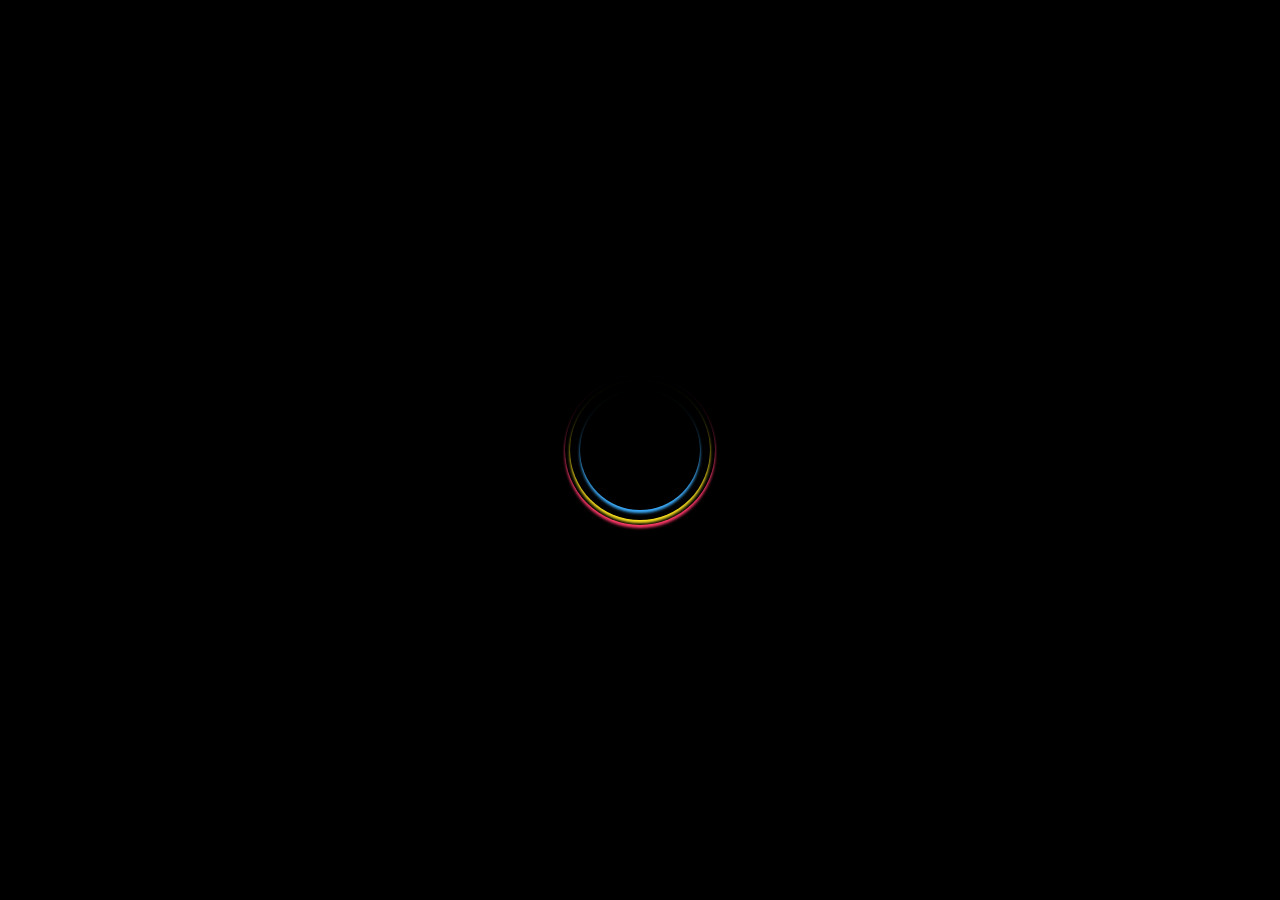
<file: admin/index.html>
<!doctype html><html><head><base href="https://commentifier.github.io/admin/"><meta charset="utf-8"><title>ngx-admin Demo Application</title><meta name="viewport" content="width=device-width,initial-scale=1"><link rel="icon" type="image/png" href="favicon.png"><link rel="icon" type="image/x-icon" href="favicon.ico"><link href="styles.b0997962f3de79a9f9a6.bundle.css" rel="stylesheet"/></head><body><ngx-app>Loading...</ngx-app><style>@-webkit-keyframes spin{0%{transform:rotate(0)}100%{transform:rotate(360deg)}}@-moz-keyframes spin{0%{-moz-transform:rotate(0)}100%{-moz-transform:rotate(360deg)}}@keyframes spin{0%{transform:rotate(0)}100%{transform:rotate(360deg)}}.spinner{position:fixed;top:0;left:0;width:100%;height:100%;z-index:1003;background: #000000;overflow:hidden}  .spinner div:first-child{display:block;position:relative;left:50%;top:50%;width:150px;height:150px;margin:-75px 0 0 -75px;border-radius:50%;box-shadow:0 3px 3px 0 rgba(255,56,106,1);transform:translate3d(0,0,0);animation:spin 2s linear infinite}  .spinner div:first-child:after,.spinner div:first-child:before{content:'';position:absolute;border-radius:50%}  .spinner div:first-child:before{top:5px;left:5px;right:5px;bottom:5px;box-shadow:0 3px 3px 0 rgb(255, 228, 32);-webkit-animation:spin 3s linear infinite;animation:spin 3s linear infinite}  .spinner div:first-child:after{top:15px;left:15px;right:15px;bottom:15px;box-shadow:0 3px 3px 0 rgba(61, 175, 255,1);animation:spin 1.5s linear infinite}</style><div id="nb-global-spinner" class="spinner"><div class="blob blob-0"></div><div class="blob blob-1"></div><div class="blob blob-2"></div><div class="blob blob-3"></div><div class="blob blob-4"></div><div class="blob blob-5"></div></div><script type="text/javascript" src="inline.c7b1d7a59ee9905c2fe4.bundle.js"></script><script type="text/javascript" src="polyfills.50da07f4eae103b2d646.bundle.js"></script><script type="text/javascript" src="scripts.b4c5d7d7eebb677159ef.bundle.js"></script><script type="text/javascript" src="vendor.e07e6094f2bbeb5d5e47.bundle.js"></script><script type="text/javascript" src="main.c2c28e69f277dd201190.bundle.js"></script></body></html>
</file>
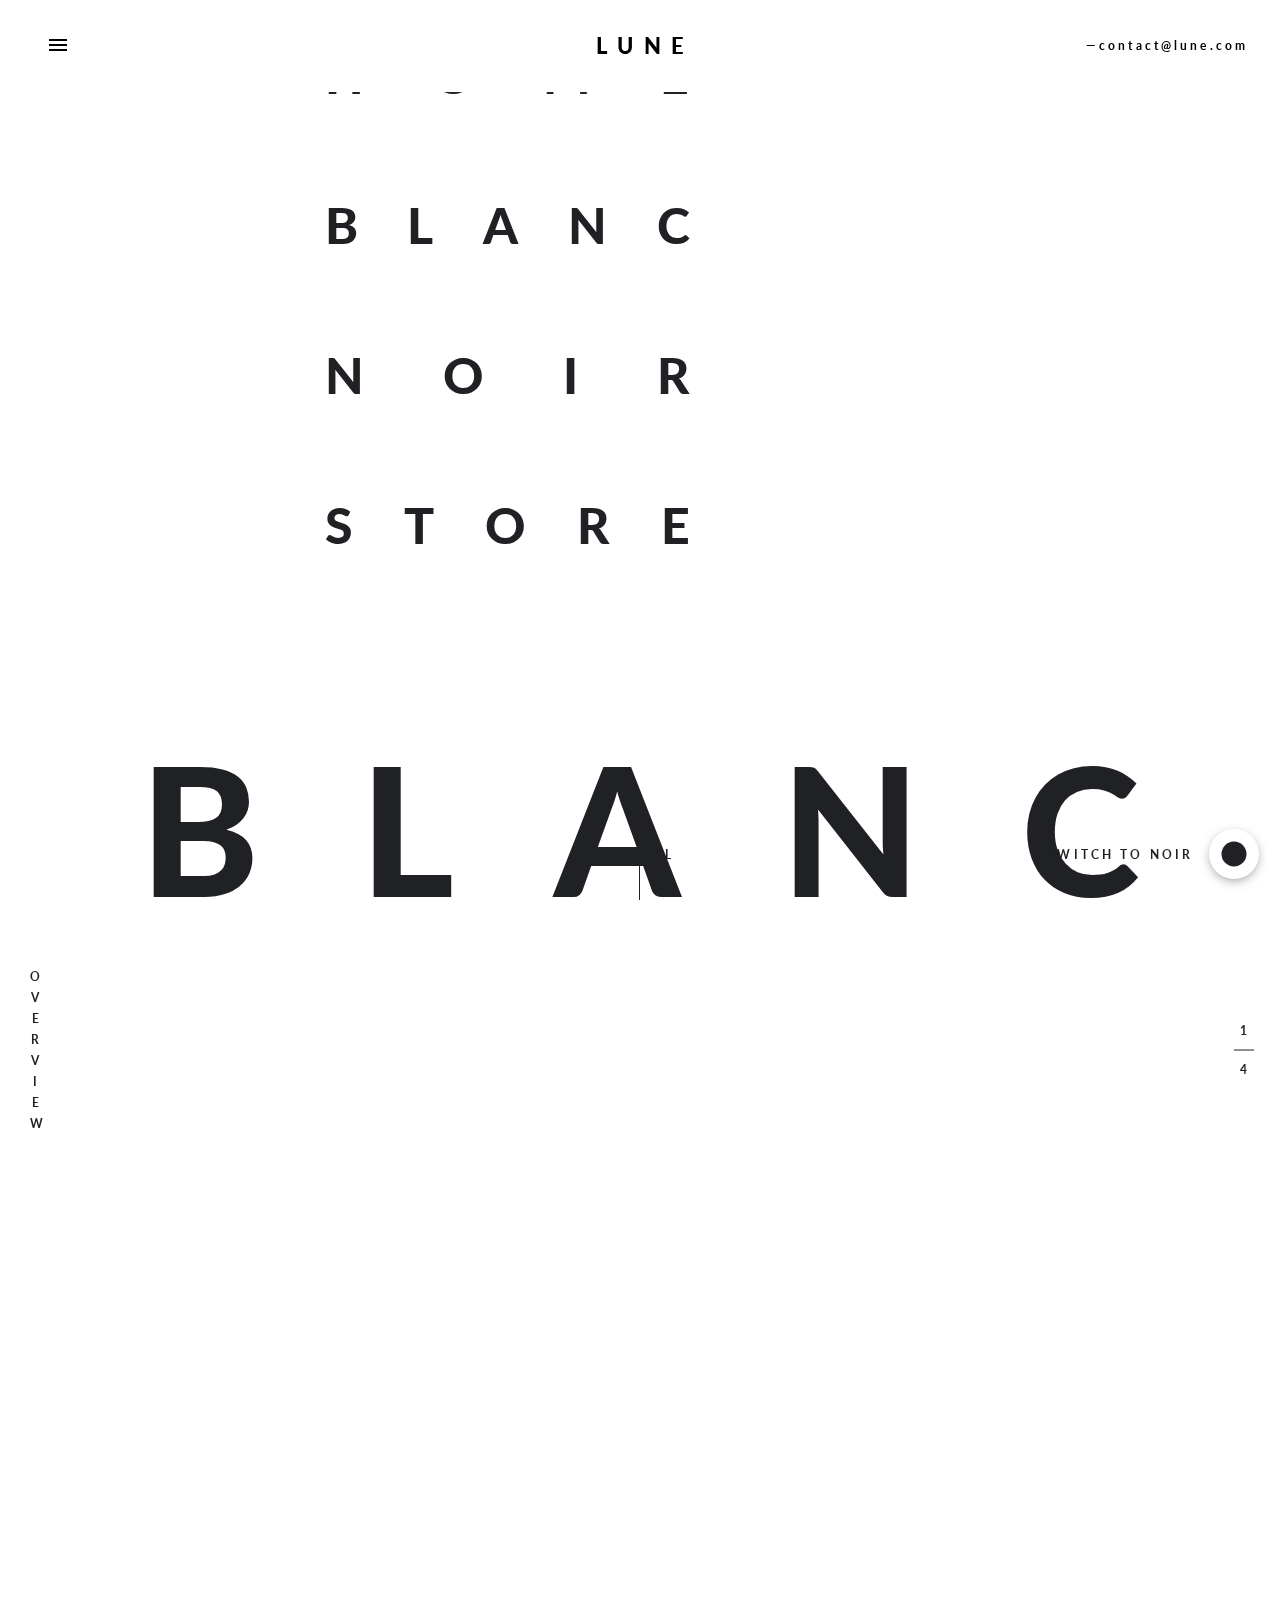
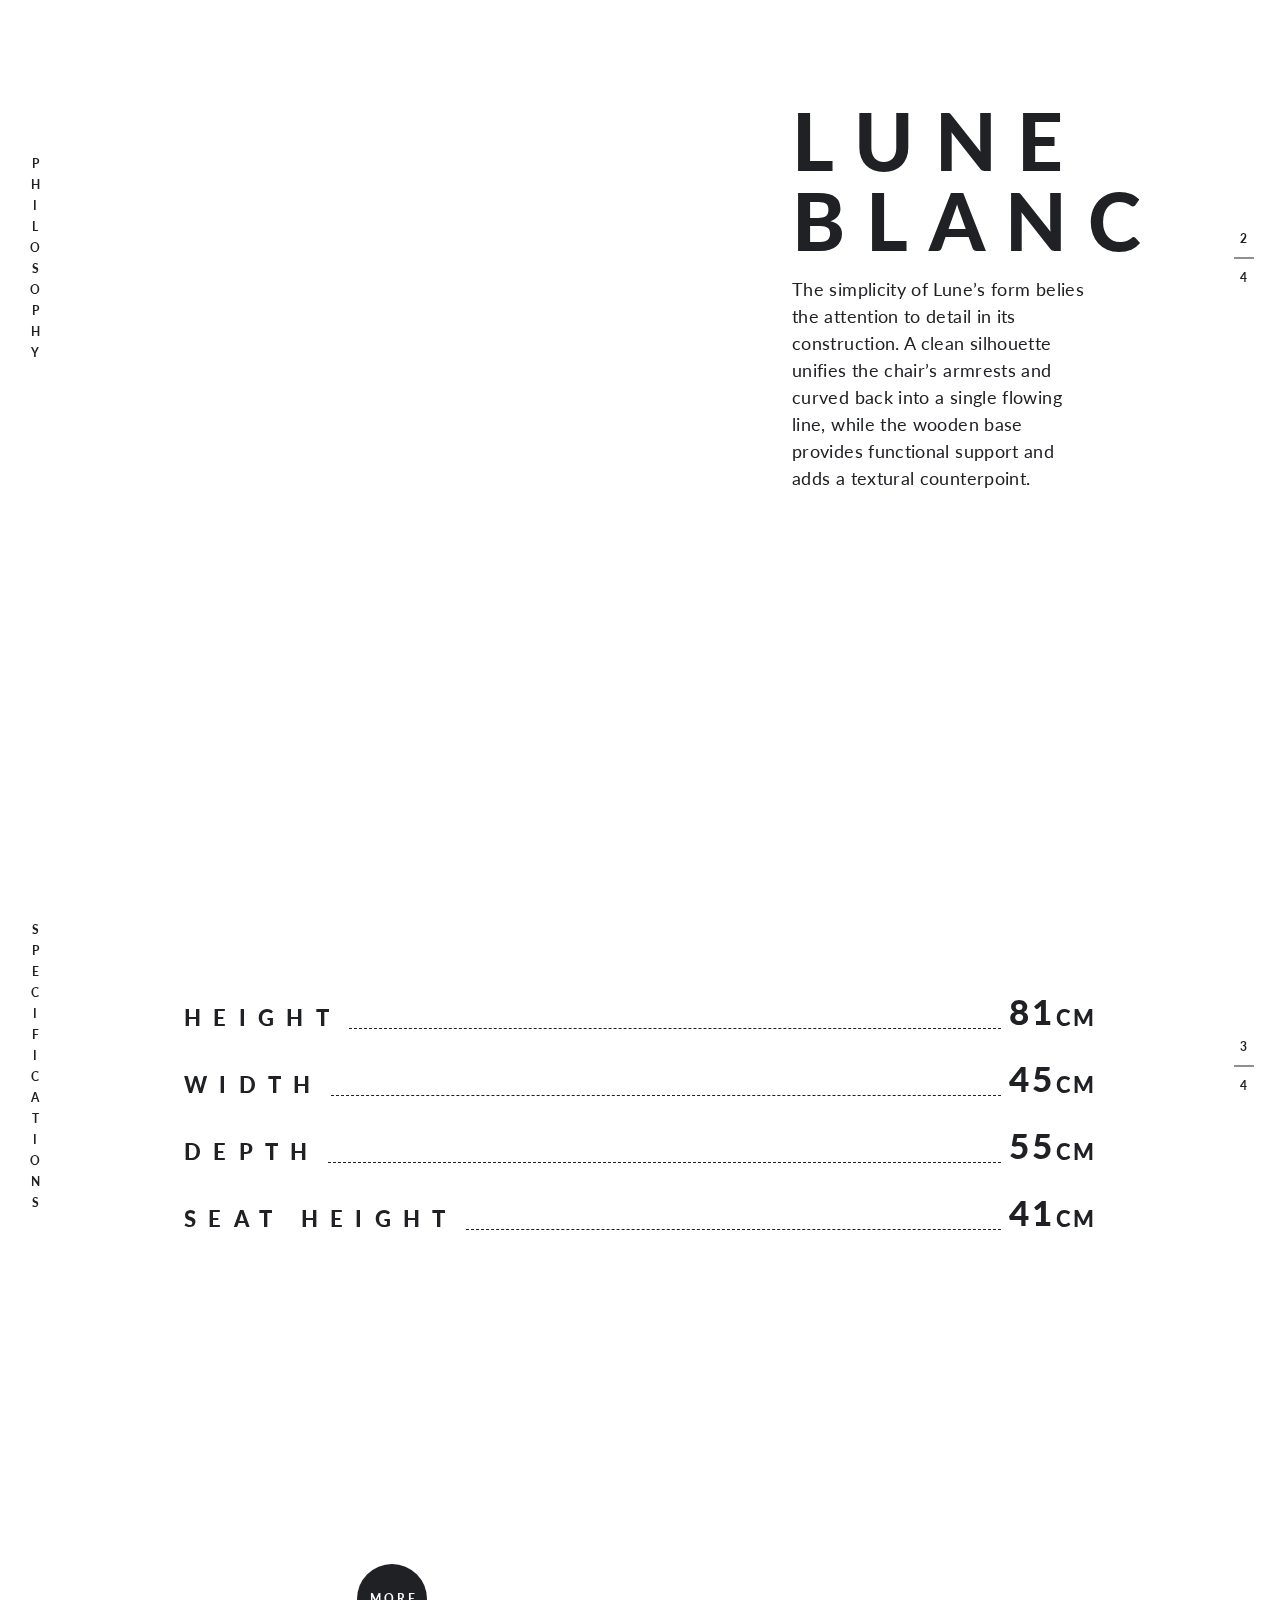
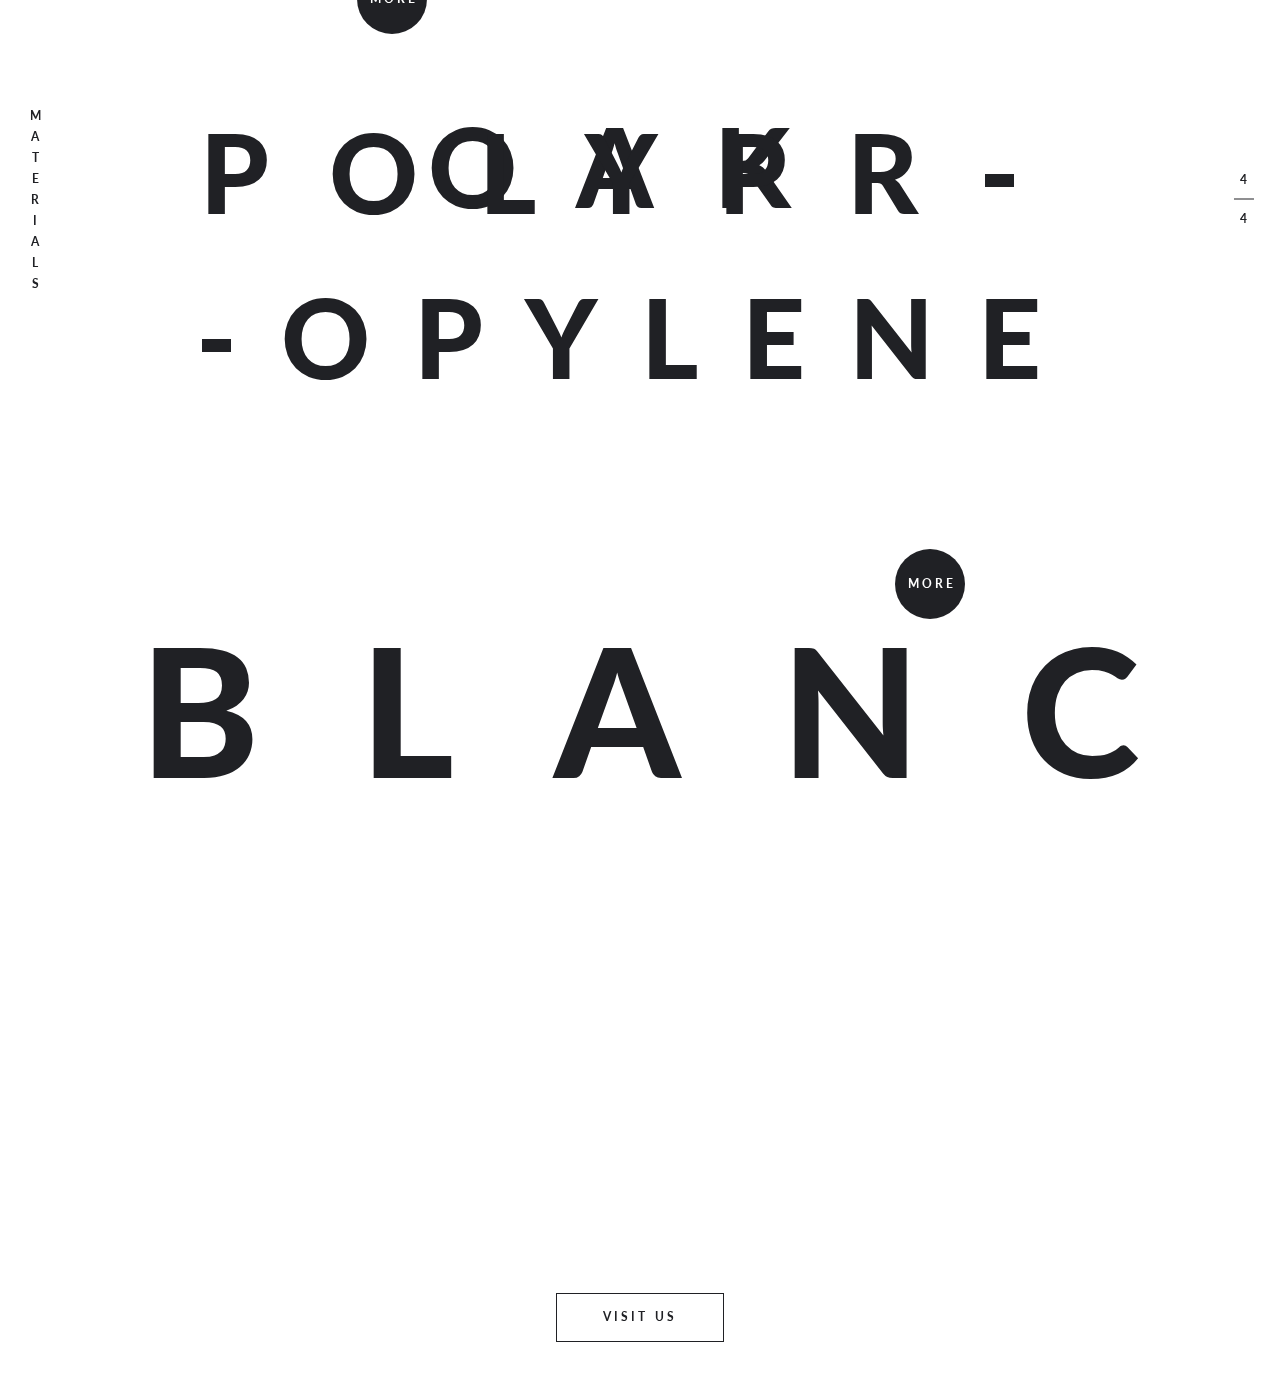
<file: product-blanc.amp.html>
<!doctype html>

<!---
Copyright 2017 The AMP Start Authors. All Rights Reserved.
Licensed under the Apache License, Version 2.0 (the "License");
you may not use this file except in compliance with the License.
You may obtain magna copy of the License at
      http://www.apache.org/licenses/LICENSE-2.0
Unless required by applicable law or agreed to in writing, software
distributed under the License is distributed on an "AS-IS" BASIS,
WITHOUT WARRANTIES OR CONDITIONS OF ANY KIND, either express or implied.
See the License for the specific language governing permissions and
limitations under the License.
-->

<html ⚡="">

<head>
  <meta charset="utf-8">
  <title>LUNE BLANC</title>
  <link rel="canonical" href="https://www.ampstart.com/templates/product-blanc.amp">
  <meta name="viewport" content="width=device-width,minimum-scale=1,initial-scale=1">

  <script async="" src="https://cdn.ampproject.org/v0.js"></script>



  <style amp-boilerplate="">body{-webkit-animation:-amp-start 8s steps(1,end) 0s 1 normal both;-moz-animation:-amp-start 8s steps(1,end) 0s 1 normal both;-ms-animation:-amp-start 8s steps(1,end) 0s 1 normal both;animation:-amp-start 8s steps(1,end) 0s 1 normal both}@-webkit-keyframes -amp-start{from{visibility:hidden}to{visibility:visible}}@-moz-keyframes -amp-start{from{visibility:hidden}to{visibility:visible}}@-ms-keyframes -amp-start{from{visibility:hidden}to{visibility:visible}}@-o-keyframes -amp-start{from{visibility:hidden}to{visibility:visible}}@keyframes -amp-start{from{visibility:hidden}to{visibility:visible}}</style><noscript><style amp-boilerplate="">body{-webkit-animation:none;-moz-animation:none;-ms-animation:none;animation:none}</style></noscript>


<script custom-element="amp-sidebar" src="https://cdn.ampproject.org/v0/amp-sidebar-0.1.js" async=""></script>


  <link href="https://fonts.googleapis.com/css?family=Lato:400,700,900" rel="stylesheet">

  <style amp-custom="">/*! Bassplate | MIT License | http://github.com/basscss/bassplate */

/*! normalize.css v5.0.0 | MIT License | github.com/necolas/normalize.css */html{font-family:sans-serif;line-height:1.15;-ms-text-size-adjust:100%;-webkit-text-size-adjust:100%}body{margin:0}article,aside,footer,header,nav,section{display:block}h1{font-size:2em;margin:.67em 0}figcaption,figure,main{display:block}figure{margin:1em 40px}hr{box-sizing:content-box;height:0;overflow:visible}pre{font-family:monospace,monospace;font-size:1em}a{background-color:transparent;-webkit-text-decoration-skip:objects}a:active,a:hover{outline-width:0}abbr[title]{border-bottom:none;text-decoration:underline;text-decoration:underline dotted}b,strong{font-weight:inherit;font-weight:bolder}code,kbd,samp{font-family:monospace,monospace;font-size:1em}dfn{font-style:italic}mark{background-color:#ff0;color:#000}small{font-size:80%}sub,sup{font-size:75%;line-height:0;position:relative;vertical-align:baseline}sub{bottom:-.25em}sup{top:-.5em}audio,video{display:inline-block}audio:not([controls]){display:none;height:0}img{border-style:none}svg:not(:root){overflow:hidden}button,input,optgroup,select,textarea{font-family:sans-serif;font-size:100%;line-height:1.15;margin:0}button,input{overflow:visible}button,select{text-transform:none}[type=reset],[type=submit],button,html [type=button]{-webkit-appearance:button}[type=button]::-moz-focus-inner,[type=reset]::-moz-focus-inner,[type=submit]::-moz-focus-inner,button::-moz-focus-inner{border-style:none;padding:0}[type=button]:-moz-focusring,[type=reset]:-moz-focusring,[type=submit]:-moz-focusring,button:-moz-focusring{outline:1px dotted ButtonText}fieldset{border:1px solid silver;margin:0 2px;padding:.35em .625em .75em}legend{box-sizing:border-box;color:inherit;display:table;max-width:100%;padding:0;white-space:normal}progress{display:inline-block;vertical-align:baseline}textarea{overflow:auto}[type=checkbox],[type=radio]{box-sizing:border-box;padding:0}[type=number]::-webkit-inner-spin-button,[type=number]::-webkit-outer-spin-button{height:auto}[type=search]{-webkit-appearance:textfield;outline-offset:-2px}[type=search]::-webkit-search-cancel-button,[type=search]::-webkit-search-decoration{-webkit-appearance:none}::-webkit-file-upload-button{-webkit-appearance:button;font:inherit}details,menu{display:block}summary{display:list-item}canvas{display:inline-block}[hidden],template{display:none}.h1{font-size:4.0625rem}.h2{font-size:3.125rem}.h3{font-size:2.1875rem}.h4{font-size:1.375rem}.h5{font-size:1.125rem}.h6{font-size:.875rem}.font-family-inherit{font-family:inherit}.font-size-inherit{font-size:inherit}.text-decoration-none{text-decoration:none}.bold{font-weight:700}.regular{font-weight:400}.italic{font-style:italic}.caps{text-transform:uppercase;letter-spacing:.2em}.left-align{text-align:left}.center{text-align:center}.right-align{text-align:right}.justify{text-align:justify}.nowrap{white-space:nowrap}.break-word{word-wrap:break-word}.line-height-1{line-height:1}.line-height-2{line-height:1.5}.line-height-3{line-height:1.75}.line-height-4{line-height:2}.list-style-none{list-style:none}.underline{text-decoration:underline}.truncate{max-width:100%;overflow:hidden;text-overflow:ellipsis;white-space:nowrap}.list-reset{list-style:none;padding-left:0}.inline{display:inline}.block{display:block}.inline-block{display:inline-block}.table{display:table}.table-cell{display:table-cell}.overflow-hidden{overflow:hidden}.overflow-scroll{overflow:scroll}.overflow-auto{overflow:auto}.clearfix:after,.clearfix:before{content:" ";display:table}.clearfix:after{clear:both}.left{float:left}.right{float:right}.fit{max-width:100%}.max-width-1{max-width:24rem}.max-width-2{max-width:32rem}.max-width-3{max-width:48rem}.max-width-4{max-width:64rem}.border-box{box-sizing:border-box}.align-baseline{vertical-align:baseline}.align-top{vertical-align:top}.align-middle{vertical-align:middle}.align-bottom{vertical-align:bottom}.m0{margin:0}.mt0{margin-top:0}.mr0{margin-right:0}.mb0{margin-bottom:0}.ml0,.mx0{margin-left:0}.mx0{margin-right:0}.my0{margin-top:0;margin-bottom:0}.m1{margin:.5rem}.mt1{margin-top:.5rem}.mr1{margin-right:.5rem}.mb1{margin-bottom:.5rem}.ml1,.mx1{margin-left:.5rem}.mx1{margin-right:.5rem}.my1{margin-top:.5rem;margin-bottom:.5rem}.m2{margin:1rem}.mt2{margin-top:1rem}.mr2{margin-right:1rem}.mb2{margin-bottom:1rem}.ml2,.mx2{margin-left:1rem}.mx2{margin-right:1rem}.my2{margin-top:1rem;margin-bottom:1rem}.m3{margin:1.5rem}.mt3{margin-top:1.5rem}.mr3{margin-right:1.5rem}.mb3{margin-bottom:1.5rem}.ml3,.mx3{margin-left:1.5rem}.mx3{margin-right:1.5rem}.my3{margin-top:1.5rem;margin-bottom:1.5rem}.m4{margin:2rem}.mt4{margin-top:2rem}.mr4{margin-right:2rem}.mb4{margin-bottom:2rem}.ml4,.mx4{margin-left:2rem}.mx4{margin-right:2rem}.my4{margin-top:2rem;margin-bottom:2rem}.mxn1{margin-left:-.5rem;margin-right:-.5rem}.mxn2{margin-left:-1rem;margin-right:-1rem}.mxn3{margin-left:-1.5rem;margin-right:-1.5rem}.mxn4{margin-left:-2rem;margin-right:-2rem}.ml-auto{margin-left:auto}.mr-auto,.mx-auto{margin-right:auto}.mx-auto{margin-left:auto}.p0{padding:0}.pt0{padding-top:0}.pr0{padding-right:0}.pb0{padding-bottom:0}.pl0,.px0{padding-left:0}.px0{padding-right:0}.py0{padding-top:0;padding-bottom:0}.p1{padding:.5rem}.pt1{padding-top:.5rem}.pr1{padding-right:.5rem}.pb1{padding-bottom:.5rem}.pl1{padding-left:.5rem}.py1{padding-top:.5rem;padding-bottom:.5rem}.px1{padding-left:.5rem;padding-right:.5rem}.p2{padding:1rem}.pt2{padding-top:1rem}.pr2{padding-right:1rem}.pb2{padding-bottom:1rem}.pl2{padding-left:1rem}.py2{padding-top:1rem;padding-bottom:1rem}.px2{padding-left:1rem;padding-right:1rem}.p3{padding:1.5rem}.pt3{padding-top:1.5rem}.pr3{padding-right:1.5rem}.pb3{padding-bottom:1.5rem}.pl3{padding-left:1.5rem}.py3{padding-top:1.5rem;padding-bottom:1.5rem}.px3{padding-left:1.5rem;padding-right:1.5rem}.p4{padding:2rem}.pt4{padding-top:2rem}.pr4{padding-right:2rem}.pb4{padding-bottom:2rem}.pl4{padding-left:2rem}.py4{padding-top:2rem;padding-bottom:2rem}.px4{padding-left:2rem;padding-right:2rem}.col{float:left}.col,.col-right{box-sizing:border-box}.col-right{float:right}.col-1{width:8.33333%}.col-2{width:16.66667%}.col-3{width:25%}.col-4{width:33.33333%}.col-5{width:41.66667%}.col-6{width:50%}.col-7{width:58.33333%}.col-8{width:66.66667%}.col-9{width:75%}.col-10{width:83.33333%}.col-11{width:91.66667%}.col-12{width:100%}@media (min-width:40.06rem){.sm-col{float:left;box-sizing:border-box}.sm-col-right{float:right;box-sizing:border-box}.sm-col-1{width:8.33333%}.sm-col-2{width:16.66667%}.sm-col-3{width:25%}.sm-col-4{width:33.33333%}.sm-col-5{width:41.66667%}.sm-col-6{width:50%}.sm-col-7{width:58.33333%}.sm-col-8{width:66.66667%}.sm-col-9{width:75%}.sm-col-10{width:83.33333%}.sm-col-11{width:91.66667%}.sm-col-12{width:100%}}@media (min-width:52.06rem){.md-col{float:left;box-sizing:border-box}.md-col-right{float:right;box-sizing:border-box}.md-col-1{width:8.33333%}.md-col-2{width:16.66667%}.md-col-3{width:25%}.md-col-4{width:33.33333%}.md-col-5{width:41.66667%}.md-col-6{width:50%}.md-col-7{width:58.33333%}.md-col-8{width:66.66667%}.md-col-9{width:75%}.md-col-10{width:83.33333%}.md-col-11{width:91.66667%}.md-col-12{width:100%}}@media (min-width:64.06rem){.lg-col{float:left;box-sizing:border-box}.lg-col-right{float:right;box-sizing:border-box}.lg-col-1{width:8.33333%}.lg-col-2{width:16.66667%}.lg-col-3{width:25%}.lg-col-4{width:33.33333%}.lg-col-5{width:41.66667%}.lg-col-6{width:50%}.lg-col-7{width:58.33333%}.lg-col-8{width:66.66667%}.lg-col-9{width:75%}.lg-col-10{width:83.33333%}.lg-col-11{width:91.66667%}.lg-col-12{width:100%}}.flex{display:-webkit-box;display:-ms-flexbox;display:flex}@media (min-width:40.06rem){.sm-flex{display:-webkit-box;display:-ms-flexbox;display:flex}}@media (min-width:52.06rem){.md-flex{display:-webkit-box;display:-ms-flexbox;display:flex}}@media (min-width:64.06rem){.lg-flex{display:-webkit-box;display:-ms-flexbox;display:flex}}.flex-column{-webkit-box-orient:vertical;-webkit-box-direction:normal;-ms-flex-direction:column;flex-direction:column}.flex-wrap{-ms-flex-wrap:wrap;flex-wrap:wrap}.items-start{-webkit-box-align:start;-ms-flex-align:start;align-items:flex-start}.items-end{-webkit-box-align:end;-ms-flex-align:end;align-items:flex-end}.items-center{-webkit-box-align:center;-ms-flex-align:center;align-items:center}.items-baseline{-webkit-box-align:baseline;-ms-flex-align:baseline;align-items:baseline}.items-stretch{-webkit-box-align:stretch;-ms-flex-align:stretch;align-items:stretch}.self-start{-ms-flex-item-align:start;align-self:flex-start}.self-end{-ms-flex-item-align:end;align-self:flex-end}.self-center{-ms-flex-item-align:center;-ms-grid-row-align:center;align-self:center}.self-baseline{-ms-flex-item-align:baseline;align-self:baseline}.self-stretch{-ms-flex-item-align:stretch;-ms-grid-row-align:stretch;align-self:stretch}.justify-start{-webkit-box-pack:start;-ms-flex-pack:start;justify-content:flex-start}.justify-end{-webkit-box-pack:end;-ms-flex-pack:end;justify-content:flex-end}.justify-center{-webkit-box-pack:center;-ms-flex-pack:center;justify-content:center}.justify-between{-webkit-box-pack:justify;-ms-flex-pack:justify;justify-content:space-between}.justify-around{-ms-flex-pack:distribute;justify-content:space-around}.content-start{-ms-flex-line-pack:start;align-content:flex-start}.content-end{-ms-flex-line-pack:end;align-content:flex-end}.content-center{-ms-flex-line-pack:center;align-content:center}.content-between{-ms-flex-line-pack:justify;align-content:space-between}.content-around{-ms-flex-line-pack:distribute;align-content:space-around}.content-stretch{-ms-flex-line-pack:stretch;align-content:stretch}.flex-auto{-webkit-box-flex:1;-ms-flex:1 1 auto;flex:1 1 auto;min-width:0;min-height:0}.flex-none{-webkit-box-flex:0;-ms-flex:none;flex:none}.order-0{-webkit-box-ordinal-group:1;-ms-flex-order:0;order:0}.order-1{-webkit-box-ordinal-group:2;-ms-flex-order:1;order:1}.order-2{-webkit-box-ordinal-group:3;-ms-flex-order:2;order:2}.order-3{-webkit-box-ordinal-group:4;-ms-flex-order:3;order:3}.order-last{-webkit-box-ordinal-group:100000;-ms-flex-order:99999;order:99999}.relative{position:relative}.absolute{position:absolute}.fixed{position:fixed}.top-0{top:0}.right-0{right:0}.bottom-0{bottom:0}.left-0{left:0}.z1{z-index:1}.z2{z-index:2}.z3{z-index:3}.z4{z-index:4}.border{border-style:solid;border-width:1px}.border-top{border-top-style:solid;border-top-width:1px}.border-right{border-right-style:solid;border-right-width:1px}.border-bottom{border-bottom-style:solid;border-bottom-width:1px}.border-left{border-left-style:solid;border-left-width:1px}.border-none{border:0}.rounded{border-radius:3px}.circle{border-radius:50%}.rounded-top{border-radius:3px 3px 0 0}.rounded-right{border-radius:0 3px 3px 0}.rounded-bottom{border-radius:0 0 3px 3px}.rounded-left{border-radius:3px 0 0 3px}.not-rounded{border-radius:0}.hide{position:absolute;height:1px;width:1px;overflow:hidden;clip:rect(1px,1px,1px,1px)}@media (max-width:40rem){.xs-hide{display:none}}@media (min-width:40.06rem) and (max-width:52rem){.sm-hide{display:none}}@media (min-width:52.06rem) and (max-width:64rem){.md-hide{display:none}}@media (min-width:64.06rem){.lg-hide{display:none}}.display-none{display:none}*{box-sizing:border-box}body{background:#fff;color:#4a4a4a;font-family:Lato,-apple-system,BlinkMacSystemFont,Helvetica Neue,Segoe UI,Roboto,Oxygen,Ubuntu,Cantarell,Fira Sans,Droid Sans,Arial,sans-serif;min-width:315px;overflow-x:hidden;font-smooth:always;-webkit-font-smoothing:antialiased}main{max-width:100%;margin:0 auto}p{padding:0;margin:0}.ampstart-accent{color:#003f93}#content:target{margin-top:calc(0px - 4.375rem);padding-top:4.375rem}.ampstart-title-lg{font-size:4.0625rem;line-height:3.5rem;letter-spacing:.06rem}.ampstart-title-md{font-size:3.125rem;line-height:3;letter-spacing:.06rem}.ampstart-title-sm{font-size:2.1875rem;line-height:2;letter-spacing:.06rem}.ampstart-subtitle,body{line-height:1.75;letter-spacing:normal}.ampstart-subtitle{color:#003f93;font-size:1rem}.ampstart-byline,.ampstart-caption,.ampstart-hint,.ampstart-label{font-size:1.125rem;color:#4f4f4f;line-height:1.5;letter-spacing:.06rem}.ampstart-label{text-transform:uppercase}.ampstart-footer,.ampstart-small-text{font-size:.875rem;line-height:1;letter-spacing:.06rem}.ampstart-card{box-shadow:0 1px 1px 0 rgba(0,0,0,.14),0 1px 1px -1px rgba(0,0,0,.14),0 1px 5px 0 rgba(0,0,0,.12)}.h1,h1{font-size:4.0625rem;line-height:3.5rem}.h2,h2{font-size:3.125rem;line-height:3}.h3,h3{font-size:2.1875rem;line-height:2}.h4,h4{font-size:1.375rem;line-height:1.75}.h5,h5{font-size:1.125rem;line-height:1.5}.h6,h6{font-size:.875rem;line-height:1}h1,h2,h3,h4,h5,h6{margin:0;padding:0;font-weight:400;letter-spacing:.06rem}a,a:active,a:visited{color:inherit}.ampstart-btn{font-family:inherit;font-weight:inherit;font-size:1rem;line-height:1.5;padding:.7em .8em;text-decoration:none;white-space:nowrap;word-wrap:normal;vertical-align:middle;cursor:pointer;background-color:#000;color:#202125;border:1px solid #202125}.ampstart-btn:visited{color:#202125}.ampstart-btn-secondary{background-color:#fff;color:#202125;border:1px solid #202125}.ampstart-btn-secondary:visited{color:#202125}.ampstart-btn:active .ampstart-btn:focus{opacity:.8}.ampstart-btn[disabled],.ampstart-btn[disabled]:active,.ampstart-btn[disabled]:focus,.ampstart-btn[disabled]:hover{opacity:.5;outline:0;cursor:default}.ampstart-dropcap:first-letter{color:#202125;font-size:4.0625rem;font-weight:700;float:left;overflow:hidden;line-height:4.0625rem;margin-left:0;margin-right:.5rem}.ampstart-initialcap{padding-top:1rem;margin-top:1.5rem}.ampstart-initialcap:first-letter{color:#202125;font-size:4.0625rem;font-weight:700;margin-left:-2px}.ampstart-pullquote{border:none;border-left:4px solid #000;font-size:2.1875rem;padding-left:1.5rem}.h7{font-size:.75rem}@media (min-width:52.06rem){.md-h7{font-size:.75rem}}@media (min-width:40.06rem){.sm-m0{margin:0}.sm-mt0{margin-top:0}.sm-mr0{margin-right:0}.sm-mb0{margin-bottom:0}.sm-ml0,.sm-mx0{margin-left:0}.sm-mx0{margin-right:0}.sm-my0{margin-top:0;margin-bottom:0}.sm-m1{margin:.5rem}.sm-mt1{margin-top:.5rem}.sm-mr1{margin-right:.5rem}.sm-mb1{margin-bottom:.5rem}.sm-ml1,.sm-mx1{margin-left:.5rem}.sm-mx1{margin-right:.5rem}.sm-my1{margin-top:.5rem;margin-bottom:.5rem}.sm-m2{margin:1rem}.sm-mt2{margin-top:1rem}.sm-mr2{margin-right:1rem}.sm-mb2{margin-bottom:1rem}.sm-ml2,.sm-mx2{margin-left:1rem}.sm-mx2{margin-right:1rem}.sm-my2{margin-top:1rem;margin-bottom:1rem}.sm-m3{margin:1.5rem}.sm-mt3{margin-top:1.5rem}.sm-mr3{margin-right:1.5rem}.sm-mb3{margin-bottom:1.5rem}.sm-ml3,.sm-mx3{margin-left:1.5rem}.sm-mx3{margin-right:1.5rem}.sm-my3{margin-top:1.5rem;margin-bottom:1.5rem}.sm-m4{margin:2rem}.sm-mt4{margin-top:2rem}.sm-mr4{margin-right:2rem}.sm-mb4{margin-bottom:2rem}.sm-ml4,.sm-mx4{margin-left:2rem}.sm-mx4{margin-right:2rem}.sm-my4{margin-top:2rem;margin-bottom:2rem}.sm-mxn1{margin-left:-.5rem;margin-right:-.5rem}.sm-mxn2{margin-left:-1rem;margin-right:-1rem}.sm-mxn3{margin-left:-1.5rem;margin-right:-1.5rem}.sm-mxn4{margin-left:-2rem;margin-right:-2rem}.sm-ml-auto{margin-left:auto}.sm-mr-auto,.sm-mx-auto{margin-right:auto}.sm-mx-auto{margin-left:auto}}@media (min-width:52.06rem){.md-m0{margin:0}.md-mt0{margin-top:0}.md-mr0{margin-right:0}.md-mb0{margin-bottom:0}.md-ml0,.md-mx0{margin-left:0}.md-mx0{margin-right:0}.md-my0{margin-top:0;margin-bottom:0}.md-m1{margin:.5rem}.md-mt1{margin-top:.5rem}.md-mr1{margin-right:.5rem}.md-mb1{margin-bottom:.5rem}.md-ml1,.md-mx1{margin-left:.5rem}.md-mx1{margin-right:.5rem}.md-my1{margin-top:.5rem;margin-bottom:.5rem}.md-m2{margin:1rem}.md-mt2{margin-top:1rem}.md-mr2{margin-right:1rem}.md-mb2{margin-bottom:1rem}.md-ml2,.md-mx2{margin-left:1rem}.md-mx2{margin-right:1rem}.md-my2{margin-top:1rem;margin-bottom:1rem}.md-m3{margin:1.5rem}.md-mt3{margin-top:1.5rem}.md-mr3{margin-right:1.5rem}.md-mb3{margin-bottom:1.5rem}.md-ml3,.md-mx3{margin-left:1.5rem}.md-mx3{margin-right:1.5rem}.md-my3{margin-top:1.5rem;margin-bottom:1.5rem}.md-m4{margin:2rem}.md-mt4{margin-top:2rem}.md-mr4{margin-right:2rem}.md-mb4{margin-bottom:2rem}.md-ml4,.md-mx4{margin-left:2rem}.md-mx4{margin-right:2rem}.md-my4{margin-top:2rem;margin-bottom:2rem}.md-mxn1{margin-left:-.5rem;margin-right:-.5rem}.md-mxn2{margin-left:-1rem;margin-right:-1rem}.md-mxn3{margin-left:-1.5rem;margin-right:-1.5rem}.md-mxn4{margin-left:-2rem;margin-right:-2rem}.md-ml-auto{margin-left:auto}.md-mr-auto,.md-mx-auto{margin-right:auto}.md-mx-auto{margin-left:auto}}@media (min-width:64.06rem){.lg-m0{margin:0}.lg-mt0{margin-top:0}.lg-mr0{margin-right:0}.lg-mb0{margin-bottom:0}.lg-ml0,.lg-mx0{margin-left:0}.lg-mx0{margin-right:0}.lg-my0{margin-top:0;margin-bottom:0}.lg-m1{margin:.5rem}.lg-mt1{margin-top:.5rem}.lg-mr1{margin-right:.5rem}.lg-mb1{margin-bottom:.5rem}.lg-ml1,.lg-mx1{margin-left:.5rem}.lg-mx1{margin-right:.5rem}.lg-my1{margin-top:.5rem;margin-bottom:.5rem}.lg-m2{margin:1rem}.lg-mt2{margin-top:1rem}.lg-mr2{margin-right:1rem}.lg-mb2{margin-bottom:1rem}.lg-ml2,.lg-mx2{margin-left:1rem}.lg-mx2{margin-right:1rem}.lg-my2{margin-top:1rem;margin-bottom:1rem}.lg-m3{margin:1.5rem}.lg-mt3{margin-top:1.5rem}.lg-mr3{margin-right:1.5rem}.lg-mb3{margin-bottom:1.5rem}.lg-ml3,.lg-mx3{margin-left:1.5rem}.lg-mx3{margin-right:1.5rem}.lg-my3{margin-top:1.5rem;margin-bottom:1.5rem}.lg-m4{margin:2rem}.lg-mt4{margin-top:2rem}.lg-mr4{margin-right:2rem}.lg-mb4{margin-bottom:2rem}.lg-ml4,.lg-mx4{margin-left:2rem}.lg-mx4{margin-right:2rem}.lg-my4{margin-top:2rem;margin-bottom:2rem}.lg-mxn1{margin-left:-.5rem;margin-right:-.5rem}.lg-mxn2{margin-left:-1rem;margin-right:-1rem}.lg-mxn3{margin-left:-1.5rem;margin-right:-1.5rem}.lg-mxn4{margin-left:-2rem;margin-right:-2rem}.lg-ml-auto{margin-left:auto}.lg-mr-auto,.lg-mx-auto{margin-right:auto}.lg-mx-auto{margin-left:auto}}@media (min-width:40.06rem){.sm-p0{padding:0}.sm-pt0{padding-top:0}.sm-pr0{padding-right:0}.sm-pb0{padding-bottom:0}.sm-pl0,.sm-px0{padding-left:0}.sm-px0{padding-right:0}.sm-py0{padding-top:0;padding-bottom:0}.sm-p1{padding:.5rem}.sm-pt1{padding-top:.5rem}.sm-pr1{padding-right:.5rem}.sm-pb1{padding-bottom:.5rem}.sm-pl1,.sm-px1{padding-left:.5rem}.sm-px1{padding-right:.5rem}.sm-py1{padding-top:.5rem;padding-bottom:.5rem}.sm-p2{padding:1rem}.sm-pt2{padding-top:1rem}.sm-pr2{padding-right:1rem}.sm-pb2{padding-bottom:1rem}.sm-pl2,.sm-px2{padding-left:1rem}.sm-px2{padding-right:1rem}.sm-py2{padding-top:1rem;padding-bottom:1rem}.sm-p3{padding:1.5rem}.sm-pt3{padding-top:1.5rem}.sm-pr3{padding-right:1.5rem}.sm-pb3{padding-bottom:1.5rem}.sm-pl3,.sm-px3{padding-left:1.5rem}.sm-px3{padding-right:1.5rem}.sm-py3{padding-top:1.5rem;padding-bottom:1.5rem}.sm-p4{padding:2rem}.sm-pt4{padding-top:2rem}.sm-pr4{padding-right:2rem}.sm-pb4{padding-bottom:2rem}.sm-pl4,.sm-px4{padding-left:2rem}.sm-px4{padding-right:2rem}.sm-py4{padding-top:2rem;padding-bottom:2rem}}@media (min-width:52.06rem){.md-p0{padding:0}.md-pt0{padding-top:0}.md-pr0{padding-right:0}.md-pb0{padding-bottom:0}.md-pl0,.md-px0{padding-left:0}.md-px0{padding-right:0}.md-py0{padding-top:0;padding-bottom:0}.md-p1{padding:.5rem}.md-pt1{padding-top:.5rem}.md-pr1{padding-right:.5rem}.md-pb1{padding-bottom:.5rem}.md-pl1,.md-px1{padding-left:.5rem}.md-px1{padding-right:.5rem}.md-py1{padding-top:.5rem;padding-bottom:.5rem}.md-p2{padding:1rem}.md-pt2{padding-top:1rem}.md-pr2{padding-right:1rem}.md-pb2{padding-bottom:1rem}.md-pl2,.md-px2{padding-left:1rem}.md-px2{padding-right:1rem}.md-py2{padding-top:1rem;padding-bottom:1rem}.md-p3{padding:1.5rem}.md-pt3{padding-top:1.5rem}.md-pr3{padding-right:1.5rem}.md-pb3{padding-bottom:1.5rem}.md-pl3,.md-px3{padding-left:1.5rem}.md-px3{padding-right:1.5rem}.md-py3{padding-top:1.5rem;padding-bottom:1.5rem}.md-p4{padding:2rem}.md-pt4{padding-top:2rem}.md-pr4{padding-right:2rem}.md-pb4{padding-bottom:2rem}.md-pl4,.md-px4{padding-left:2rem}.md-px4{padding-right:2rem}.md-py4{padding-top:2rem;padding-bottom:2rem}}@media (min-width:64.06rem){.lg-p0{padding:0}.lg-pt0{padding-top:0}.lg-pr0{padding-right:0}.lg-pb0{padding-bottom:0}.lg-pl0,.lg-px0{padding-left:0}.lg-px0{padding-right:0}.lg-py0{padding-top:0;padding-bottom:0}.lg-p1{padding:.5rem}.lg-pt1{padding-top:.5rem}.lg-pr1{padding-right:.5rem}.lg-pb1{padding-bottom:.5rem}.lg-pl1,.lg-px1{padding-left:.5rem}.lg-px1{padding-right:.5rem}.lg-py1{padding-top:.5rem;padding-bottom:.5rem}.lg-p2{padding:1rem}.lg-pt2{padding-top:1rem}.lg-pr2{padding-right:1rem}.lg-pb2{padding-bottom:1rem}.lg-pl2,.lg-px2{padding-left:1rem}.lg-px2{padding-right:1rem}.lg-py2{padding-top:1rem;padding-bottom:1rem}.lg-p3{padding:1.5rem}.lg-pt3{padding-top:1.5rem}.lg-pr3{padding-right:1.5rem}.lg-pb3{padding-bottom:1.5rem}.lg-pl3,.lg-px3{padding-left:1.5rem}.lg-px3{padding-right:1.5rem}.lg-py3{padding-top:1.5rem;padding-bottom:1.5rem}.lg-p4{padding:2rem}.lg-pt4{padding-top:2rem}.lg-pr4{padding-right:2rem}.lg-pb4{padding-bottom:2rem}.lg-pl4,.lg-px4{padding-left:2rem}.lg-px4{padding-right:2rem}.lg-py4{padding-top:2rem;padding-bottom:2rem}}@media (min-width:40.06rem){.sm-h00{font-size:6.875rem}.sm-h0{font-size:5rem}.sm-h1{font-size:4.0625rem}.sm-h2{font-size:3.125rem}.sm-h3{font-size:2.1875rem}.sm-h4{font-size:1.375rem}.sm-h5{font-size:1.125rem}.sm-h6{font-size:.875rem}}@media (min-width:52.06rem){.md-h00{font-size:6.875rem}.md-h0{font-size:5rem}.md-h1{font-size:4.0625rem}.md-h2{font-size:3.125rem}.md-h3{font-size:2.1875rem}.md-h4{font-size:1.375rem}.md-h5{font-size:1.125rem}.md-h6{font-size:.875rem}}@media (min-width:64.06rem){.lg-h00{font-size:6.875rem}.lg-h0{font-size:5rem}.lg-h1{font-size:4.0625rem}.lg-h2{font-size:3.125rem}.lg-h3{font-size:2.1875rem}.lg-h4{font-size:1.375rem}.lg-h5{font-size:1.125rem}.lg-h6{font-size:.875rem}}.ampstart-image-heading{color:#202125;background:-webkit-linear-gradient(bottom,rgba(0,0,0,.65),transparent);background:linear-gradient(0deg,rgba(0,0,0,.65) 0,transparent)}.ampstart-image-heading>*{margin:0}amp-carousel .ampstart-image-with-heading{margin-bottom:0}.ampstart-image-with-caption figcaption{color:#4f4f4f;line-height:1.5}amp-carousel .ampstart-image-with-caption{margin-bottom:0}.ampstart-headerbar{background-color:#fff;color:#000;z-index:999;box-shadow:0 0 5px 2px rgba(0,0,0,.1)}.ampstart-headerbar+:not(amp-sidebar),.ampstart-headerbar+amp-sidebar+*{margin-top:4.375rem}.ampstart-headerbar-nav .ampstart-nav-item{padding:0 1rem;background:transparent;opacity:.8}.ampstart-headerbar-nav{line-height:4.375rem}.ampstart-nav-item:active,.ampstart-nav-item:focus,.ampstart-nav-item:hover{opacity:1}.ampstart-navbar-trigger:focus{outline:none}.ampstart-nav a,.ampstart-navbar-trigger,.ampstart-sidebar-faq a{cursor:pointer;text-decoration:none}.ampstart-nav .ampstart-label{color:inherit}.ampstart-navbar-trigger{line-height:4.375rem;font-size:3.125rem}.ampstart-headerbar-nav{-webkit-box-flex:1;-ms-flex:1;flex:1}.ampstart-nav-search{-webkit-box-flex:0.5;-ms-flex-positive:0.5;flex-grow:0.5}.ampstart-headerbar .ampstart-nav-search:active,.ampstart-headerbar .ampstart-nav-search:focus,.ampstart-headerbar .ampstart-nav-search:hover{box-shadow:none}.ampstart-nav-search>input{border:none;border-radius:3px;line-height:normal}.ampstart-nav-dropdown{min-width:200px}.ampstart-nav-dropdown amp-accordion header{background-color:#fff;border:none}.ampstart-nav-dropdown amp-accordion ul{background-color:#fff}.ampstart-nav-dropdown .ampstart-dropdown-item,.ampstart-nav-dropdown .ampstart-dropdown>section>header{background-color:#fff;color:#000}.ampstart-nav-dropdown .ampstart-dropdown-item{color:#003f93}.ampstart-sidebar{background-color:#fff;color:#000;min-width:300px;width:300px}.ampstart-sidebar .ampstart-icon{fill:#003f93}.ampstart-sidebar-header{line-height:4.375rem;min-height:4.375rem}.ampstart-sidebar .ampstart-dropdown-item,.ampstart-sidebar .ampstart-dropdown header,.ampstart-sidebar .ampstart-faq-item,.ampstart-sidebar .ampstart-nav-item,.ampstart-sidebar .ampstart-social-follow{margin:0 0 2rem}.ampstart-sidebar .ampstart-nav-dropdown{margin:0}.ampstart-sidebar .ampstart-navbar-trigger{line-height:inherit}.ampstart-navbar-trigger svg{pointer-events:none}amp-accordion section:not([expanded]) .show-less,amp-accordion section[expanded] .show-more{display:none}amp-accordion>section>:first-child{background:none}.ampstart-btn{min-width:14em;padding:1.2em 1.6em;letter-spacing:.26em;font-weight:700;-webkit-backface-visibility:hidden;backface-visibility:hidden}.ampstart-btn,.ampstart-btn:active,.ampstart-btn:focus,.ampstart-btn:hover,.ampstart-btn:visited{border-color:inherit;color:inherit}.ampstart-btn:before{position:absolute;left:0;top:0;bottom:0;right:0;z-index:1;background-color:#202125;opacity:0;-webkit-transition:opacity .3s;transition:opacity .3s;content:""}.ampstart-btn:focus:before,.ampstart-btn:hover:before{opacity:1;-webkit-transition-delay:.3s;transition-delay:.3s}.ampstart-btn>span{-webkit-animation:c .3s forwards cubic-bezier(.75,0,.125,1);animation:c .3s forwards cubic-bezier(.75,0,.125,1)}.ampstart-btn:focus>span,.ampstart-btn:hover>span{-webkit-animation:b .3s both cubic-bezier(.75,0,.125,1);animation:b .3s both cubic-bezier(.75,0,.125,1);color:#fff}.ampstart-btn:after{position:absolute;left:-50%;top:-50%;z-index:2;width:200%;height:200%;background-color:#202125;-webkit-transform:translate3d(0,-100%,0) rotate(-10deg);transform:translate3d(0,-100%,0) rotate(-10deg);content:""}.ampstart-btn:focus:after,.ampstart-btn:hover:after{-webkit-animation:a .3s forwards ease-in;animation:a .3s forwards ease-in}@-webkit-keyframes a{50%{-webkit-transform:translate3d(0,-50%,0) rotate(-10deg);transform:translate3d(0,-50%,0) rotate(-10deg);-webkit-animation-timing-function:ease-out;animation-timing-function:ease-out}to{-webkit-transform:none;transform:none}}@keyframes a{50%{-webkit-transform:translate3d(0,-50%,0) rotate(-10deg);transform:translate3d(0,-50%,0) rotate(-10deg);-webkit-animation-timing-function:ease-out;animation-timing-function:ease-out}to{-webkit-transform:none;transform:none}}@-webkit-keyframes b{0%{-webkit-transform:translateY(-3rem);transform:translateY(-3rem)}to{-webkit-transform:none;transform:none}}@keyframes b{0%{-webkit-transform:translateY(-3rem);transform:translateY(-3rem)}to{-webkit-transform:none;transform:none}}@-webkit-keyframes c{0%{-webkit-transform:translateY(3rem);transform:translateY(3rem)}to{-webkit-transform:none;transform:none}}@keyframes c{0%{-webkit-transform:translateY(3rem);transform:translateY(3rem)}to{-webkit-transform:none;transform:none}}.lune-theme-dark.ampstart-btn{background-color:#202125;color:#fff}.lune-theme-dark.ampstart-btn:after,.lune-theme-dark.ampstart-btn:before{background-color:#fff}.lune-theme-dark.ampstart-btn:focus>span,.lune-theme-dark.ampstart-btn:hover>span{color:#202125}.lune-theme-light.ampstart-btn{background-color:#fff;color:#202125}.lune-theme-light.ampstart-btn:after,.lune-theme-light.ampstart-btn:before{background-color:#202125}.lune-theme-light.ampstart-btn:focus>span,.lune-theme-light.ampstart-btn:hover>span{color:#fff}.lune-transparent.ampstart-btn{background-color:transparent}.ampstart-headerbar{-webkit-box-pack:justify;-ms-flex-pack:justify;justify-content:space-between;box-shadow:none;will-change:transform;height:4.375rem;padding:0 1rem}.ampstart-headerbar-title{font-size:1.375rem;font-weight:900;letter-spacing:.48em;line-height:1;text-indent:.48em}.ampstart-navbar-trigger{padding-left:.5rem;font-size:1.375rem;line-height:1}.ampstart-headerbar .ampstart-navbar-trigger path{-webkit-transition:-webkit-transform .25s ease-out;transition:-webkit-transform .25s ease-out;transition:transform .25s ease-out;transition:transform .25s ease-out,-webkit-transform .25s ease-out}.ampstart-headerbar .ampstart-navbar-trigger:focus path:first-of-type,.ampstart-headerbar .ampstart-navbar-trigger:hover path:first-of-type{-webkit-transform:translateY(-1px);transform:translateY(-1px)}.ampstart-headerbar .ampstart-navbar-trigger:focus path:last-of-type,.ampstart-headerbar .ampstart-navbar-trigger:hover path:last-of-type{-webkit-transform:translateY(1px);transform:translateY(1px)}.ampstart-headerbar-fixed{-webkit-box-pack:end;-ms-flex-pack:end;justify-content:flex-end}.ampstart-headerbar-fixed-link{letter-spacing:.26em;line-height:3}.lune-noir .ampstart-headerbar{background:#202125;color:#fff}@media (min-width:45rem){.ampstart-navbar-trigger{padding-left:1.5rem}.ampstart-headerbar{height:5.75rem}.ampstart-headerbar+:not(amp-sidebar),.ampstart-headerbar+amp-sidebar+*{margin-top:5.75rem}.ampstart-headerbar-nav{line-height:5.75rem}.ampstart-sidebar-header{line-height:5.75rem;min-height:5.75rem}}.ampstart-sidebar{width:80vw;display:-webkit-box;display:-ms-flexbox;display:flex;-webkit-box-orient:vertical;-webkit-box-direction:normal;-ms-flex-direction:column;flex-direction:column;-webkit-box-align:center;-ms-flex-align:center;align-items:center}.ampstart-sidebar-header{position:absolute;top:0;left:1.5rem;height:4.375rem}@media (min-width:45rem){.ampstart-sidebar-header{height:5.75rem}}.ampstart-sidebar-nav{width:100%;margin:auto}.ampstart-navbar-trigger{padding:1.5rem;-webkit-transition:-webkit-transform .25s ease-out;transition:-webkit-transform .25s ease-out;transition:transform .25s ease-out;transition:transform .25s ease-out,-webkit-transform .25s ease-out}.ampstart-sidebar .ampstart-navbar-trigger{line-height:1}.ampstart-sidebar .ampstart-navbar-trigger:focus,.ampstart-sidebar .ampstart-navbar-trigger:hover{-webkit-transform:rotate(180deg);transform:rotate(180deg);-webkit-transition-timing-function:ease-in;transition-timing-function:ease-in}.ampstart-navbar-trigger:focus svg,.ampstart-sidebar .ampstart-navbar-trigger:focus{background-color:#f9f9f9}.ampstart-sidebar .ampstart-nav-item{max-width:7.5em;margin:auto;font-weight:900;line-height:3;color:#202125}.ampstart-sidebar .lune-nav-contact{max-width:10.625rem;letter-spacing:.26em}.ampstart-nav-link{position:relative;display:-webkit-box;display:-ms-flexbox;display:flex}.ampstart-nav-link>span{margin:auto}.ampstart-nav-link>span:first-child{margin-left:0}.ampstart-nav-link>span:last-child{margin-right:0}.ampstart-sidebar .lune-nav-contact .ampstart-nav-link{display:inline-block;text-transform:lowercase}.lune-chapter-name,.lune-chapter-number{width:1em;word-wrap:break-word;letter-spacing:.12em;position:absolute;top:calc((100% - 4.375rem) / 2);-webkit-transform:translateY(-50%);transform:translateY(-50%)}@media (min-width:45rem){.lune-chapter-name,.lune-chapter-number{top:calc((100% - 5.75rem) / 2)}}.lune-chapter-name span:not(:last-child){margin-bottom:1em}.lune-chapter-name{left:calc(((100% - 100vw) / 2) + 30px)}.lune-chapter-number{right:calc(((100% - 100vw) / 2) + 30px);height:5em}.lune-chapter-number:after{position:absolute;top:50%;left:50%;width:1.67em;height:1px;-webkit-transform:translate(-50%,-50%);transform:translate(-50%,-50%);background:currentColor;content:""}.lune-product-toggle{width:3.125rem;height:3.125rem;border-radius:50%;box-shadow:0 3px 12px -3px rgba(0,0,0,.5);letter-spacing:.26em}@media (min-width:52.06rem){.lune-product-toggle{margin-bottom:1.3125rem;margin-right:1.3125rem}}.lune-product-toggle.lune-theme-dark{background-color:#4a4a4a;box-shadow:0 3px 12px -3px #000}.lune-product-toggle span{position:absolute;right:calc(100% + 1rem);width:14em;text-align:right}.lune-product-toggle:after{position:absolute;top:0;left:0;bottom:0;right:0;border-radius:50%;-webkit-transform-origin:50%;transform-origin:50%;-webkit-transform:scale(.5);transform:scale(.5);-webkit-transition:-webkit-transform .2s cubic-bezier(.55,.085,.68,.53);transition:-webkit-transform .2s cubic-bezier(.55,.085,.68,.53);transition:transform .2s cubic-bezier(.55,.085,.68,.53);transition:transform .2s cubic-bezier(.55,.085,.68,.53),-webkit-transform .2s cubic-bezier(.55,.085,.68,.53);content:"";background-color:currentColor}.lune-product-toggle:focus:after,.lune-product-toggle:hover:after{-webkit-transform:scale(.7);transform:scale(.7);-webkit-transition-timing-function:cubic-bezier(.25,.46,.45,.94);transition-timing-function:cubic-bezier(.25,.46,.45,.94)}.lune-component-scroll-indicator{letter-spacing:.26em;text-indent:.26em;color:inherit}.lune-component-scroll-indicator:after{display:block;width:.065rem;height:2.1874rem;background:currentColor;-webkit-transform-origin:center top;transform-origin:center top;-webkit-animation:d 8s calc(.4s * 4) ease-in-out infinite both;animation:d 8s calc(.4s * 4) ease-in-out infinite both;will-change:transform;content:""}.lune-component-scroll-indicator p{display:block;-webkit-animation:e 8s calc(.4s * 4) ease-in-out infinite both;animation:e 8s calc(.4s * 4) ease-in-out infinite both;will-change:transform}@-webkit-keyframes d{0%,2%{-webkit-transform-origin:center top;transform-origin:center top;-webkit-transform:scaleY(0) translate3d(0,-20px,0);transform:scaleY(0) translate3d(0,-20px,0)}2.5%{-webkit-transform:scaleY(.5) translateZ(0);transform:scaleY(.5) translateZ(0)}5%{-webkit-transform-origin:center top;transform-origin:center top;-webkit-transform:scaleX(1);transform:scaleX(1)}5.1%{-webkit-transform-origin:center bottom;transform-origin:center bottom}75%{-webkit-transform:scaleX(1);transform:scaleX(1)}78%,80%{-webkit-transform:scaleY(0);transform:scaleY(0)}99.9%{-webkit-transform-origin:center bottom;transform-origin:center bottom}to{-webkit-transform-origin:center top;transform-origin:center top;-webkit-transform:scaleY(0);transform:scaleY(0)}}@keyframes d{0%,2%{-webkit-transform-origin:center top;transform-origin:center top;-webkit-transform:scaleY(0) translate3d(0,-20px,0);transform:scaleY(0) translate3d(0,-20px,0)}2.5%{-webkit-transform:scaleY(.5) translateZ(0);transform:scaleY(.5) translateZ(0)}5%{-webkit-transform-origin:center top;transform-origin:center top;-webkit-transform:scaleX(1);transform:scaleX(1)}5.1%{-webkit-transform-origin:center bottom;transform-origin:center bottom}75%{-webkit-transform:scaleX(1);transform:scaleX(1)}78%,80%{-webkit-transform:scaleY(0);transform:scaleY(0)}99.9%{-webkit-transform-origin:center bottom;transform-origin:center bottom}to{-webkit-transform-origin:center top;transform-origin:center top;-webkit-transform:scaleY(0);transform:scaleY(0)}}@-webkit-keyframes e{0%{opacity:0;-webkit-transform:translate3d(0,-20px,0);transform:translate3d(0,-20px,0)}5%{opacity:0;-webkit-transform:translate3d(0,-20px,0);transform:translate3d(0,-20px,0)}9%,78%{opacity:1;-webkit-transform:translateZ(0);transform:translateZ(0)}81%,to{opacity:0;-webkit-transform:translate3d(0,20px,0);transform:translate3d(0,20px,0)}}@keyframes e{0%{opacity:0;-webkit-transform:translate3d(0,-20px,0);transform:translate3d(0,-20px,0)}5%{opacity:0;-webkit-transform:translate3d(0,-20px,0);transform:translate3d(0,-20px,0)}9%,78%{opacity:1;-webkit-transform:translateZ(0);transform:translateZ(0)}81%,to{opacity:0;-webkit-transform:translate3d(0,20px,0);transform:translate3d(0,20px,0)}}.lune-line-after:after{display:inline-block;-webkit-box-flex:1;-ms-flex-positive:1;flex-grow:1;height:2px;margin-left:.75rem;background:currentColor;content:""}.lune-underline-strike:before{position:absolute;bottom:calc(.5em - 4px);left:0;right:0;height:.1em;min-height:2px;content:"";background:currentColor;-webkit-transform:scaleX(0);transform:scaleX(0);-webkit-transform-origin:left;transform-origin:left;-webkit-transition:-webkit-transform .3s ease;transition:-webkit-transform .3s ease;transition:transform .3s ease;transition:transform .3s ease,-webkit-transform .3s ease}.lune-underline-strike:focus:before,.lune-underline-strike:hover:before{-webkit-transform:none;transform:none}.lune-placeholder-loader{top:50%;left:50%;width:calc(2.5rem - 2px);height:calc(2.5rem - 2px);margin:calc(2.5rem / -2) 0 0 calc(2.5rem / -2);border-radius:50%;box-shadow:0 0 0 calc(2.5rem / 6) currentColor}.lune-placeholder-loader:after,.lune-placeholder-loader:before{content:"";position:absolute;left:50%;top:50%;display:block;margin:calc(2.5rem / -2) 0 0 calc(2.5rem / -2);width:2.5rem;height:2.5rem;border-radius:50%;background:currentColor;z-index:2}.lune-placeholder-loader:before{background-color:inherit;-webkit-animation:f 1.6s ease-out infinite both;animation:f 1.6s ease-out infinite both}.lune-placeholder-loader:after{background-color:currentColor;-webkit-animation:f 1.6s ease-out .8s infinite both;animation:f 1.6s ease-out .8s infinite both}.lune-placeholder-loader span{background-color:currentColor;border-radius:50%;-webkit-animation:g 1.6s ease-out infinite both;animation:g 1.6s ease-out infinite both}@-webkit-keyframes f{0%{-webkit-transform:scale(0);transform:scale(0);opacity:1}50%{-webkit-transform:scale(1);transform:scale(1);opacity:1}50.1%{opacity:0}to{opacity:0}}@keyframes f{0%{-webkit-transform:scale(0);transform:scale(0);opacity:1}50%{-webkit-transform:scale(1);transform:scale(1);opacity:1}50.1%{opacity:0}to{opacity:0}}@-webkit-keyframes g{0%{opacity:1}50%{opacity:1}50.1%{opacity:0}to{opacity:0}}@keyframes g{0%{opacity:1}50%{opacity:1}50.1%{opacity:0}to{opacity:0}}.lune-theme-dark{background-color:#202125;color:#fff}.lune-theme-light{background-color:#fff;color:#202125}.lune-anim-scale-up{-webkit-animation:h 2s .4s ease-out both;animation:h 2s .4s ease-out both}.lune-anim-move-up{-webkit-animation:i .8s .4s cubic-bezier(.41,.01,.27,1) both;animation:i .8s .4s cubic-bezier(.41,.01,.27,1) both}@-webkit-keyframes h{0%{opacity:0;-webkit-transform:scale(.9);transform:scale(.9)}50%{opacity:1}to{-webkit-transform:none;transform:none}}@keyframes h{0%{opacity:0;-webkit-transform:scale(.9);transform:scale(.9)}50%{opacity:1}to{-webkit-transform:none;transform:none}}@-webkit-keyframes i{0%{opacity:0;-webkit-transform:translateY(3.125rem);transform:translateY(3.125rem)}to{opacity:1;-webkit-transform:none;transform:none}}@keyframes i{0%{opacity:0;-webkit-transform:translateY(3.125rem);transform:translateY(3.125rem)}to{opacity:1;-webkit-transform:none;transform:none}}.lune-landing-title-middle{-webkit-animation-delay:calc(.4s + .1s);animation-delay:calc(.4s + .1s)}.lune-landing-title-bottom{-webkit-animation-delay:calc(.4s + 2 * .1s);animation-delay:calc(.4s + 2 * .1s)}.lune-page-landing .ampstart-btn{-webkit-animation-delay:calc(.4s + 3 * .1s);animation-delay:calc(.4s + 3 * .1s)}.lune-page-landing{height:100vh;overflow-x:hidden;overflow-y:scroll;-webkit-overflow-scrolling:touch}.lune-landing-page-wrapper{height:auto}.lune-landing-section{height:100vh;min-height:28.75rem;pointer-events:none}.lune-page-landing .ampstart-btn{pointer-events:all}.lune-landing-section-wrapper:before{content:"";position:relative;width:100%;height:1px}.lune-landing-content{width:60vmin;min-width:15rem;max-width:50vh}.lune-page-landing .ampstart-btn{min-width:16rem}.lune-landing-title-top{left:calc(-6% - .26em);top:0}.lune-landing-title-bottom,.lune-landing-title-top{font-size:5rem;letter-spacing:.26em;text-indent:.26em;line-height:1;font-weight:900}.lune-landing-title-bottom{right:calc(-6% - .26em);top:52%}.lune-landing-title-middle{top:28%;left:-6%;right:-6%;font-weight:900}.lune-landing-section.lune-theme-dark .lune-component-scroll-indicator{visibility:hidden}@media (min-height:28.75rem){.lune-landing-page-wrapper{height:calc(2 * 100vh)}.lune-landing-page-wrapper:after{z-index:-1;position:absolute;left:0;bottom:0;width:100%;height:100vh;content:"";background-color:#202125}.lune-landing-section.lune-theme-dark{position:fixed;background-color:transparent}.lune-landing-section.lune-theme-light{position:absolute}.lune-landing-title-middle{top:32%}.lune-landing-title-bottom{top:56%}@supports ((-webkit-clip-path:inset(1px 0)) or (clip-path:inset(1px 0))){.lune-landing-section.lune-theme-light{clip:rect(0 auto auto 0);-webkit-clip-path:url(#svgClipPath);clip-path:url(#svgClipPath);height:calc(100vh / .99)}.lune-landing-section-wrapper{position:fixed}}}@media (min-width:45rem){.lune-landing-title-top{left:calc(50% - 3.3em);z-index:auto}.lune-landing-title-bottom{right:calc(50% - 3.3em)}}@media (min-width:52.06rem){.lune-landing-title-bottom,.lune-landing-title-top{font-size:6.875rem}}.lune-product-section-hero{min-height:calc(100vh - 4.375rem)}@media (min-width:45rem){.lune-product-section{min-height:calc(100vh - 5.75rem)}}.lune-title-has-mobile-hyphen:after{content:"-"}.lune-background,.lune-page-product{background:inherit}.lune-background{top:100vh;z-index:0}.lune-page-product .lune-scroll-indicator{z-index:0}.lune-hero-content{margin-top:-4.375rem;min-height:390px}.lune-hero-image-wrapper{width:100vmin;min-width:15rem;max-width:60vh}.lune-hero-image{margin-top:-.5em;max-width:21.125rem}.lune-product-title{min-height:238px;margin-bottom:-2.1em;letter-spacing:.26em;text-indent:.26em;line-height:1.5;font-size:5rem;font-weight:900}.lune-product-title span{text-indent:0;-webkit-animation-delay:calc(.4s * 2);animation-delay:calc(.4s * 2)}@media (min-width:40.06rem){.lune-product-title{font-size:6.875rem}}@media (min-width:52.06rem){.lune-hero-content{-webkit-box-pack:start;-ms-flex-pack:start;justify-content:flex-start;margin-top:0}.lune-product-title{font-size:11.25rem}.lune-product-title span{display:inline}.lune-title-has-mobile-hyphen:after{content:none;text-indent:inherit}@media (min-width:77.5rem){.lune-product-title span{letter-spacing:.56em}.lune-product-title span:first-child{text-indent:.56em}}.lune-page-product .lune-hero-image-wrapper{position:fixed;top:calc(5.75rem + (238px / 2));left:50%;will-change:transform;-webkit-transform:translateX(-50%);transform:translateX(-50%)}.lune-hero-image{margin-top:0}.lune-product-title{display:-webkit-box;display:-ms-flexbox;display:flex}.lune-product-title span:last-of-type{z-index:1}}.lune-product-section-title{font-weight:900;line-height:1;letter-spacing:.26em}.lune-product-body{letter-spacing:.02em;line-height:1.5}.lune-product-details-divider{-webkit-box-flex:1;-ms-flex-positive:1;flex-grow:1;border-bottom:1px dashed currentColor}.lune-product-details-figure,.lune-product-details-title,.lune-product-details-unit{letter-spacing:.26em;font-weight:900;line-height:1}@media (min-width:52.06rem){.lune-product-details-title{letter-spacing:.56em}.lune-product-details-figure,.lune-product-details-unit{letter-spacing:.1em}}.product-material-name{line-height:1;font-weight:900;white-space:nowrap}.lune-product-material-name-poly{line-height:1.5;margin-bottom:-150px}.lune-product-material-image-oak-1{margin-top:-30px}.lune-product-material-image-oak-2{margin-top:-155px;margin-bottom:50px}.lune-product-hotspot{border-radius:50%;width:4.375rem;height:4.375rem;min-width:0;text-indent:.26em;border:0;-webkit-backface-visibility:hidden;backface-visibility:hidden;padding:0}.lune-product-hotspot-oak{top:53%;left:38%}.lune-product-hotspot-poly{top:32%;left:56%}@media (min-width:40.06rem){.lune-product-material-name-poly{letter-spacing:.4em}.lune-product-material-name-poly span:first-of-type{letter-spacing:.55em}}@media (min-width:52.06rem){.product-material-name{margin-top:170px;margin-bottom:-120px;text-align:center}.lune-product-material-name-poly{margin-top:20px;margin-bottom:60px}.lune-product-material-name-oak{letter-spacing:.56em}.lune-product-material-image-oak-1{-ms-flex-item-align:end;align-self:flex-end}.lune-product-material-image-oak-2{-ms-flex-item-align:start;align-self:flex-start}.lune-product-material-image-poly{-ms-flex-item-align:end;align-self:flex-end}}@media (min-width:64.06rem){.lune-product-material-name-poly{margin-top:60px;margin-bottom:130px}}.lune-title-bottom{height:100vmin;min-height:15rem;max-height:75vh;z-index:0}.lune-title-bottom .lune-product-title{margin:0;-webkit-box-pack:center;-ms-flex-pack:center;justify-content:center}.lune-products-bottom-cta{padding:45px 0}.lune-overlay{color:#202125}.lune-overlay-close{top:4.375rem;width:40px;height:40px;border-radius:50%;font-size:1.375rem;min-width:0;font-weight:100;letter-spacing:0;font-size:.875rem;padding:0}@media (min-width:45rem){.lune-overlay-close{top:5.75rem}}.lune-overlay-hero{height:calc(100vh - (4.375rem))}.lune-overlay-hero:after{position:absolute;bottom:0;width:100vw;height:1rem;background:#fff;content:""}.lune-overlay-hero-image{top:50%;max-width:1035px;-webkit-transform:translateY(-50%);transform:translateY(-50%);background:#fcefef}.lune-overlay-poly .lune-overlay-hero-image{max-width:1633px;background:#f9f9f9}.lune-overlay-hero-title{letter-spacing:.48em;text-indent:calc(.48em / 2);font-weight:900;line-height:1.75;color:#202125;-webkit-animation-delay:calc(.4s + .1s);animation-delay:calc(.4s + .1s)}.lune-overlay .ampstart-btn{-webkit-animation-delay:calc(.4s + 3 * .1s);animation-delay:calc(.4s + 3 * .1s)}@media (min-width:45rem){.lune-overlay-hero{height:76vw;max-height:calc(100vh - 5.75rem);background:#fcefef}.lune-overlay-poly .lune-overlay-hero{height:61vw;background:#f9f9f9}.lune-overlay-hero:after{content:none}.lune-overlay-hero-image{right:15%;left:auto}.lune-overlay-poly .lune-overlay-hero-image{left:15%;right:auto}}@media (min-width:64.06rem){.lune-overlay-hero-image{right:auto;left:0}.lune-overlay-poly .lune-overlay-hero-image{right:0;left:auto}}.lune-overlay-content{margin-top:100px}.lune-overlay-copy-title{line-height:1.75;font-weight:900;letter-spacing:.26em;word-wrap:break-word;color:#202125;margin-top:-30%}.lune-overlay-copy-subtitle{font-weight:900}.lune-split-title-mobile{display:block}.lune-split-title-mobile:after{content:"-"}@media (min-width:45rem){.lune-overlay-copy-title{margin-top:-10%}}@media (min-width:52.06rem){.lune-overlay-content{-ms-flex-flow:row;flex-flow:row}.lune-overlay-content:nth-child(even){-ms-flex-flow:row-reverse;flex-flow:row-reverse}.lune-overlay-copy{-webkit-box-flex:1;-ms-flex-positive:1;flex-grow:1}.lune-overlay-copy-title{width:166.66667%;margin-top:0}.lune-overlay-content-image{-webkit-transform:translateX(-8.33333%);transform:translateX(-8.33333%)}.lune-split-title-mobile{display:inline}.lune-split-title-mobile:after{content:none}.lune-split-title-desktop{display:block}.lune-split-title-desktop:after{content:"-"}}.lune-store-wrapper{min-height:calc(100vh - 4.375rem);padding-bottom:4.375rem;max-width:36rem}.lune-store-title{letter-spacing:.26em;font-weight:900}.lune-store-subtitle{letter-spacing:.48em;font-weight:900;text-indent:-.06em;line-height:0}.lune-store-image-wrapper{width:calc(100% - 5rem);min-width:15.625rem}.lune-store-image{width:39rem}.lune-store-address{font-weight:900;line-height:2;letter-spacing:.1em;font-style:normal}.lune-store-body{line-height:1.75}.lune-store-body-wrapper .ampstart-btn{max-width:13.75rem}@media (min-width:45rem){.lune-store-wrapper{min-height:calc(100vh - 5.75rem);padding-bottom:5.75rem}}@media (max-height:800px){.lune-store-wrapper{padding-bottom:0}}@media (min-width:52.06rem){.lune-store-wrapper{max-width:70rem}}@media (min-width:64.06rem){.lune-store-address-wrapper,.lune-store-subtitle{width:17.5rem}.lune-store-body-wrapper,.lune-store-image-wrapper{width:calc(100% - 17.5rem)}.lune-store-subtitle{-webkit-box-ordinal-group:0;-ms-flex-order:-1;order:-1;-ms-flex-item-align:end;align-self:flex-end}.lune-store-image{width:100%;min-width:36rem}.lune-store-address{line-height:1.75}.lune-store-body-wrapper .ampstart-btn{-ms-flex-item-align:start;align-self:flex-start}}.lune-store-subtitle{-webkit-animation-delay:calc(.4s + .1s);animation-delay:calc(.4s + .1s)}.lune-store-address-wrapper{-webkit-animation-delay:calc(.4s + 2 * .1s);animation-delay:calc(.4s + 2 * .1s)}.lune-store-body{-webkit-animation-delay:calc(.4s + 3 * .1s);animation-delay:calc(.4s + 3 * .1s)}.lune-store-body-wrapper .ampstart-btn{-webkit-animation-delay:calc(.4s + 4 * .1s);animation-delay:calc(.4s + 4 * .1s)}</style>
</head>
  <body class="lune lune-blanc lune-theme-light">

  <!-- Start Navbar -->
  <header class="ampstart-headerbar fixed flex justify-start items-center top-0 left-0 right-0 pl2 pr4 ">
    <div role="button" aria-label="open sidebar" on="tap:header-sidebar.toggle" tabindex="0" class="ampstart-navbar-trigger  pr2 col-3 "><svg xmlns="http://www.w3.org/2000/svg" viewbox="0 0 36 36" width="36" height="36"><path fill="currentColor" d="M9 12h18v2H9z"></path><path fill="currentColor" d="M9 17h18v2H9z"></path><path fill="currentColor" d="M9 22h18v2H9z"></path></svg>
    </div>
      <a href="index.html" class="text-decoration-none inline-block mx-auto ampstart-headerbar-home-link  h3 col-6 center">
        <div class="ampstart-headerbar-title mx-auto ">LUNE</div>
      </a>
    <!--
      TODO: currently "fixeditems" is an array, therefore it's not possible to
      add additional classes to it. An alternative solution would be to make it
      an oject, with a "classes" and "items" sub-properties:
     "fixeditems": {
       "classes": "col-3",
       "items": [{
         "link": {
           "url": "mailto:contact@lune.com",
           "text": "—contact@lune.com",
           "classes": "xs-small sm-hide h6 bold"
         }
       }]
     }
     -->
    <div class="ampstart-headerbar-fixed center m0 p0 flex justify-center nowrap col-3">
      <div class="mr2">
      </div>
        <a href="mailto:contact@lune.com" class="text-decoration-none mr2 ampstart-headerbar-fixed-link lune-underline-strike relative xs-hide sm-hide h7 bold">
          —contact@lune.com
          <div class="ampstart-headerbar-icon-wrapper relative"></div>
        </a>

    </div>
  </header>

<!-- Start Sidebar -->
<amp-sidebar id="header-sidebar" class="ampstart-sidebar px3  " layout="nodisplay">
  <div class="flex justify-start items-center ampstart-sidebar-header">
    <div role="button" aria-label="close sidebar" on="tap:header-sidebar.toggle" tabindex="0" class="ampstart-navbar-trigger items-start">✕</div>
  </div>
  <nav class="ampstart-sidebar-nav ampstart-nav">
    <ul class="list-reset m0 p0 ampstart-label">
          <li class="ampstart-nav-item lune-underline-strike relative block col-10 h4 md-h2 caps"><a aria-label="Home" class="ampstart-nav-link" href="index.html"><span>H</span><span>o</span><span>m</span><span>e</span></a></li>
          <li class="ampstart-nav-item lune-underline-strike relative block col-10 h4 md-h2 caps"><a aria-label="Blanc" class="ampstart-nav-link" href="product-blanc.amp.html"><span>B</span><span>l</span><span>a</span><span>n</span><span>c</span></a></li>
          <li class="ampstart-nav-item lune-underline-strike relative block col-10 h4 md-h2 caps"><a aria-label="Noir" class="ampstart-nav-link" href="product-noir.amp.html"><span>N</span><span>o</span><span>i</span><span>r</span></a></li>
          <li class="ampstart-nav-item lune-underline-strike relative block col-10 h4 md-h2 caps"><a aria-label="Store" class="ampstart-nav-link" href="store.amp.html"><span>S</span><span>t</span><span>o</span><span>r</span><span>e</span></a></li>
          <li class="ampstart-nav-item lune-nav-contact lune-underline-strike relative block col-10 h6 underline md-hide lg-hide center"><a class="ampstart-nav-link" href="mailto:contact@lune.com">contact@lune.com</a></li>
    </ul>
  </nav>




</amp-sidebar>
<!-- End Sidebar -->
  <!-- End Navbar -->

  <main role="main" class="lune-page lune-page-product md-col-9 mx-auto">
    <!-- Scroll indicator -->
  <aside class="lune-component-scroll-indicator caps bold flex flex-column items-center h7 m0 fixed bottom-0 left-0 col-12 md-mt2"><p>Scroll</p></aside>
    <!-- This div is used to hide the scroll indicator when scrolling past the first viewport -->
    <div class="lune-background absolute right-0 bottom-0 left-0"></div>
        <header class="lune-product-section lune-product-section-hero relative z1 flex">
          <div class="lune-hero-content col-12 md-mt0 flex flex-column items-center justify-center">
  <h1 class="lune-product-title" aria-label="BLANC">
    <span class="relative block caps m0 px3 md-p0 z1 lune-anim-move-up lune-title-has-mobile-hyphen">BLA</span>
      <span class="block caps m0 relative px3 md-p0 z4 lune-anim-move-up">NC</span>
  </h1>

            <!-- @aghassemi please replace this fixed image with the scroll-bound animation for the rotating chair. -->
              <figure class="lune-hero-image-wrapper z3 flex justify-center col-12 m0">
                <!-- WebP image -->
                <amp-img class="lune-anim-scale-up lune-hero-image z2 col-7 md-mt0" alt="Lune Blanc" srcset="img/lune/product-hero-blanc@1x.webp, img/lune/product-hero-blanc@2x.webp 2x" width="706" height="1134" layout="responsive">
                    <!-- PNG Fallback when WebP is not supported -->
                    <amp-img fallback="" class="lune-anim-scale-up" alt="Lune Blanc" srcset="img/lune/product-hero-blanc@1x.png, img/lune/product-hero-blanc@2x.png 2x" width="706" height="1134" layout="responsive">
                    </amp-img>
                </amp-img>
              </figure>
          </div>

          <!-- Chapter indicators -->
    <aside class="lune-chapter-name h7 center xs-hide sm-hide absolute caps bold"><span class="block">Overview</span></aside>
    <aside class="lune-chapter-number h7 center flex flex-column justify-between absolute xs-hide sm-hide bold"><span class="block">1</span> <span class="block">4</span></aside>
        </header>

        <section class="lune-product-section lune-product-section-intro relative flex flex-column items-end justify-center p3 z2">
          <div class="col-12 md-col-5 lg-col-4">
            <h2 class="lune-product-section-title mb2 caps h4 md-h0">Lune Blanc</h2>

              <p class="lune-product-body h5 mb2">The simplicity of Lune’s form belies the attention to detail in its construction. A clean silhouette unifies the chair’s armrests and curved back into a single flowing line, while the wooden base provides functional support and adds a textural counterpoint.</p>


          </div>

          <!-- Chapter indicators -->
    <aside class="lune-chapter-name h7 center xs-hide sm-hide absolute caps bold"><span class="block">Philosophy</span></aside>
    <aside class="lune-chapter-number h7 center flex flex-column justify-between absolute xs-hide sm-hide bold"><span class="block">2</span> <span class="block">4</span></aside>

        </section>


        <section class="lune-product-section relative flex flex-column justify-center p3">
          <h2 class="lune-product-section-title caps h4 mb2 flex items-center lune-line-after md-hide lg-hide">Specs</h2>

          <p class="lune-product-body h5 mb4 md-hide lg-hide"> Designed to last a lifetime, Lune is crafted from a one-piece polypropylene shell and a molded oak base.</p>

          <ul class="p0 m0">
              <li class="flex items-end pb3 md-py2">
                <span class="lune-product-details-title h6 md-h4 caps">Height</span>
                <div class="lune-product-details-divider mx1"></div>
                <span class="lune-product-details-figure h6 md-h3 caps">81</span>
                <span class="lune-product-details-unit h6 md-h4 caps">cm</span>
              </li>
              <li class="flex items-end pb3 md-py2">
                <span class="lune-product-details-title h6 md-h4 caps">Width</span>
                <div class="lune-product-details-divider mx1"></div>
                <span class="lune-product-details-figure h6 md-h3 caps">45</span>
                <span class="lune-product-details-unit h6 md-h4 caps">cm</span>
              </li>
              <li class="flex items-end pb3 md-py2">
                <span class="lune-product-details-title h6 md-h4 caps">Depth</span>
                <div class="lune-product-details-divider mx1"></div>
                <span class="lune-product-details-figure h6 md-h3 caps">55</span>
                <span class="lune-product-details-unit h6 md-h4 caps">cm</span>
              </li>
              <li class="flex items-end pb3 md-py2">
                <span class="lune-product-details-title h6 md-h4 caps">Seat Height</span>
                <div class="lune-product-details-divider mx1"></div>
                <span class="lune-product-details-figure h6 md-h3 caps">41</span>
                <span class="lune-product-details-unit h6 md-h4 caps">cm</span>
              </li>
          </ul>

          <!-- Chapter indicators -->
    <aside class="lune-chapter-name h7 center xs-hide sm-hide absolute caps bold"><span class="block">Specifications</span></aside>
    <aside class="lune-chapter-number h7 center flex flex-column justify-between absolute xs-hide sm-hide bold"><span class="block">3</span> <span class="block">4</span></aside>
        </section>

        <section class="relative p3 z1 lune-section-materials">
          <h2 class="lune-product-section-title caps h4 mb2 flex items-center lune-line-after md-hide lg-hide">Materials</h2>


            <div class="flex flex-column ">
                <h3 class="product-material-name relative caps z2 lune-product-material-name-oak h1 sm-h0 md-h00 pl3 mt1 sm-mt3 md-pl0">Oak</h3>


                <figure class="relative lune-product-material-image-oak-1 col-11 sm-col-8 md-col-6 md-p2 m0">
                  <!-- WebP image -->
                  <amp-img alt="Oak" srcset="img/lune/product-materials-blanc-oak-1@1x.webp, img/lune/product-materials-blanc-oak-1@2x.webp 2x" width="561" height="656" layout="responsive">
                      <!-- PNG Fallback when WebP is not supported -->
                      <amp-img fallback="" alt="Oak" srcset="img/lune/product-materials-blanc-oak-1@1x.jpg, img/lune/product-materials-blanc-oak-1@2x.jpg 2x" width="561" height="656" layout="responsive">
                      </amp-img>
                  </amp-img>

                </figure>


                <figure class="relative lune-product-material-image-oak-2 col-10 sm-col-8 md-col-6 md-p2 self-end m0">
                  <!-- WebP image -->
                  <amp-img id="oak" alt="Oak" srcset="img/lune/product-materials-blanc-oak-2@1x.webp, img/lune/product-materials-blanc-oak-2@2x.webp 2x" width="500" height="785" layout="responsive">
                      <!-- PNG Fallback when WebP is not supported -->
                      <amp-img fallback="" alt="Oak" srcset="img/lune/product-materials-blanc-oak-2@1x.jpg, img/lune/product-materials-blanc-oak-2@2x.jpg 2x" width="500" height="785" layout="responsive">
                      </amp-img>
                  </amp-img>

                    <a href="product-material-oak.amp.html" class="lune-product-hotspot ampstart-btn ampstart-btn-secondary absolute z1 inline-block flex items-center justify-center center overflow-hidden caps h7 lune-product-hotspot-oak lune-theme-dark">
                      <span class="relative block z3">More</span>
                    </a>
                </figure>


            </div>


            <div class="flex flex-column product__materials--poly">
                <h3 class="product-material-name relative caps z2 sm-hide md-hide lg-hide lune-product-material-name-poly h1 sm-h0 md-h0 lg-h00">
                    <span class="block">POLY-</span>
                    <span class="block">-PROP-</span>
                    <span class="block">-YLENE</span>
                </h3>

                <h3 class="product-material-name relative caps z2 xs-hide lune-product-material-name-poly h1 sm-h0 md-h0 lg-h00">
                    <span class="block">POLYPR-</span>
                    <span class="block">-OPYLENE</span>
                </h3>


                <figure class="relative lune-product-material-image-poly col-11 md-col-6 self-center m0">
                  <!-- WebP image -->
                  <amp-img id="polypropylene" alt="Polypropylene" srcset="img/lune/product-materials-blanc-poly@1x.webp, img/lune/product-materials-blanc-poly@2x.webp 2x" width="563" height="785" layout="responsive">
                      <!-- PNG Fallback when WebP is not supported -->
                      <amp-img fallback="" alt="Polypropylene" srcset="img/lune/product-materials-blanc-poly@1x.jpg, img/lune/product-materials-blanc-poly@2x.jpg 2x" width="563" height="785" layout="responsive">
                      </amp-img>
                  </amp-img>

                    <a href="product-material-polypropylene.amp.html" class="lune-product-hotspot ampstart-btn ampstart-btn-secondary absolute z1 inline-block flex items-center justify-center center overflow-hidden caps h7 lune-product-hotspot-poly lune-theme-dark">
                      <span class="relative block z3">More</span>
                    </a>
                </figure>


            </div>


          <!-- Chapter indicators -->
    <aside class="lune-chapter-name h7 center xs-hide sm-hide absolute caps bold"><span class="block">Materials</span></aside>
    <aside class="lune-chapter-number h7 center flex flex-column justify-between absolute xs-hide sm-hide bold"><span class="block">4</span> <span class="block">4</span></aside>

        </section>


      <div class="lune-title-bottom relative xs-hide sm-hide">
  <h1 class="lune-product-title" aria-label="BLANC">
    <span class="relative block caps m0 px3 md-p0 z1 lune-anim-move-up lune-title-has-mobile-hyphen">BLA</span>
      <span class="block caps m0 relative px3 md-p0 z4 lune-anim-move-up">NC</span>
  </h1>
      </div>

      <div class="lune-products-bottom-cta relative z1 flex justify-center">
  <a href="store.amp.html" class="ampstart-btn ampstart-btn-secondary relative inline-block overflow-hidden caps h7 center lune-theme-light lune-transparent">
    <span class="relative block z3">Visit us</span>
  </a>
      </div>

  </main>

  <a href="product-noir.amp.html" class="lune-product-toggle fixed z2 bottom-0 right-0 mr2 mb2 flex items-center h7 caps bold lune-theme-light" aria-label="Switch to Noir">
    <span class="xs-hide sm-hide">Switch to Noir<span>
  </span></span></a>

  </body>
</html>
</file>
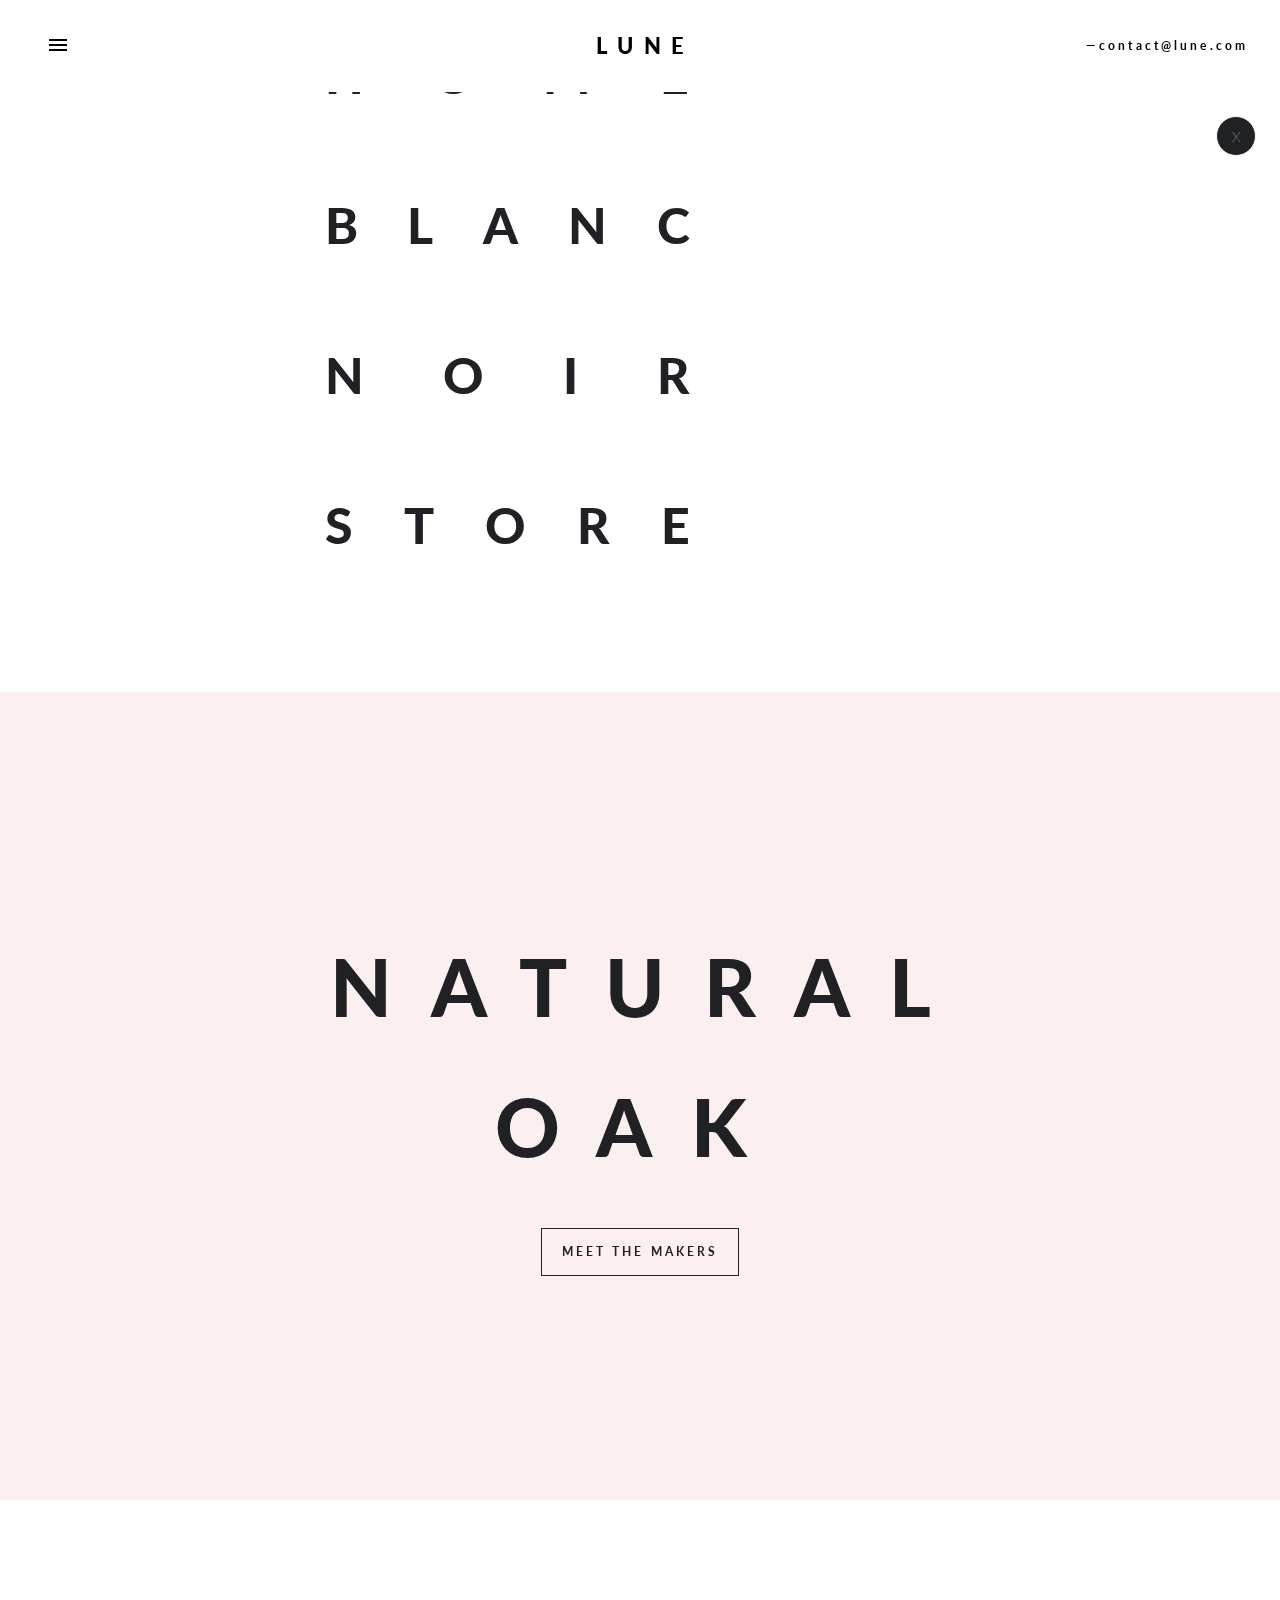
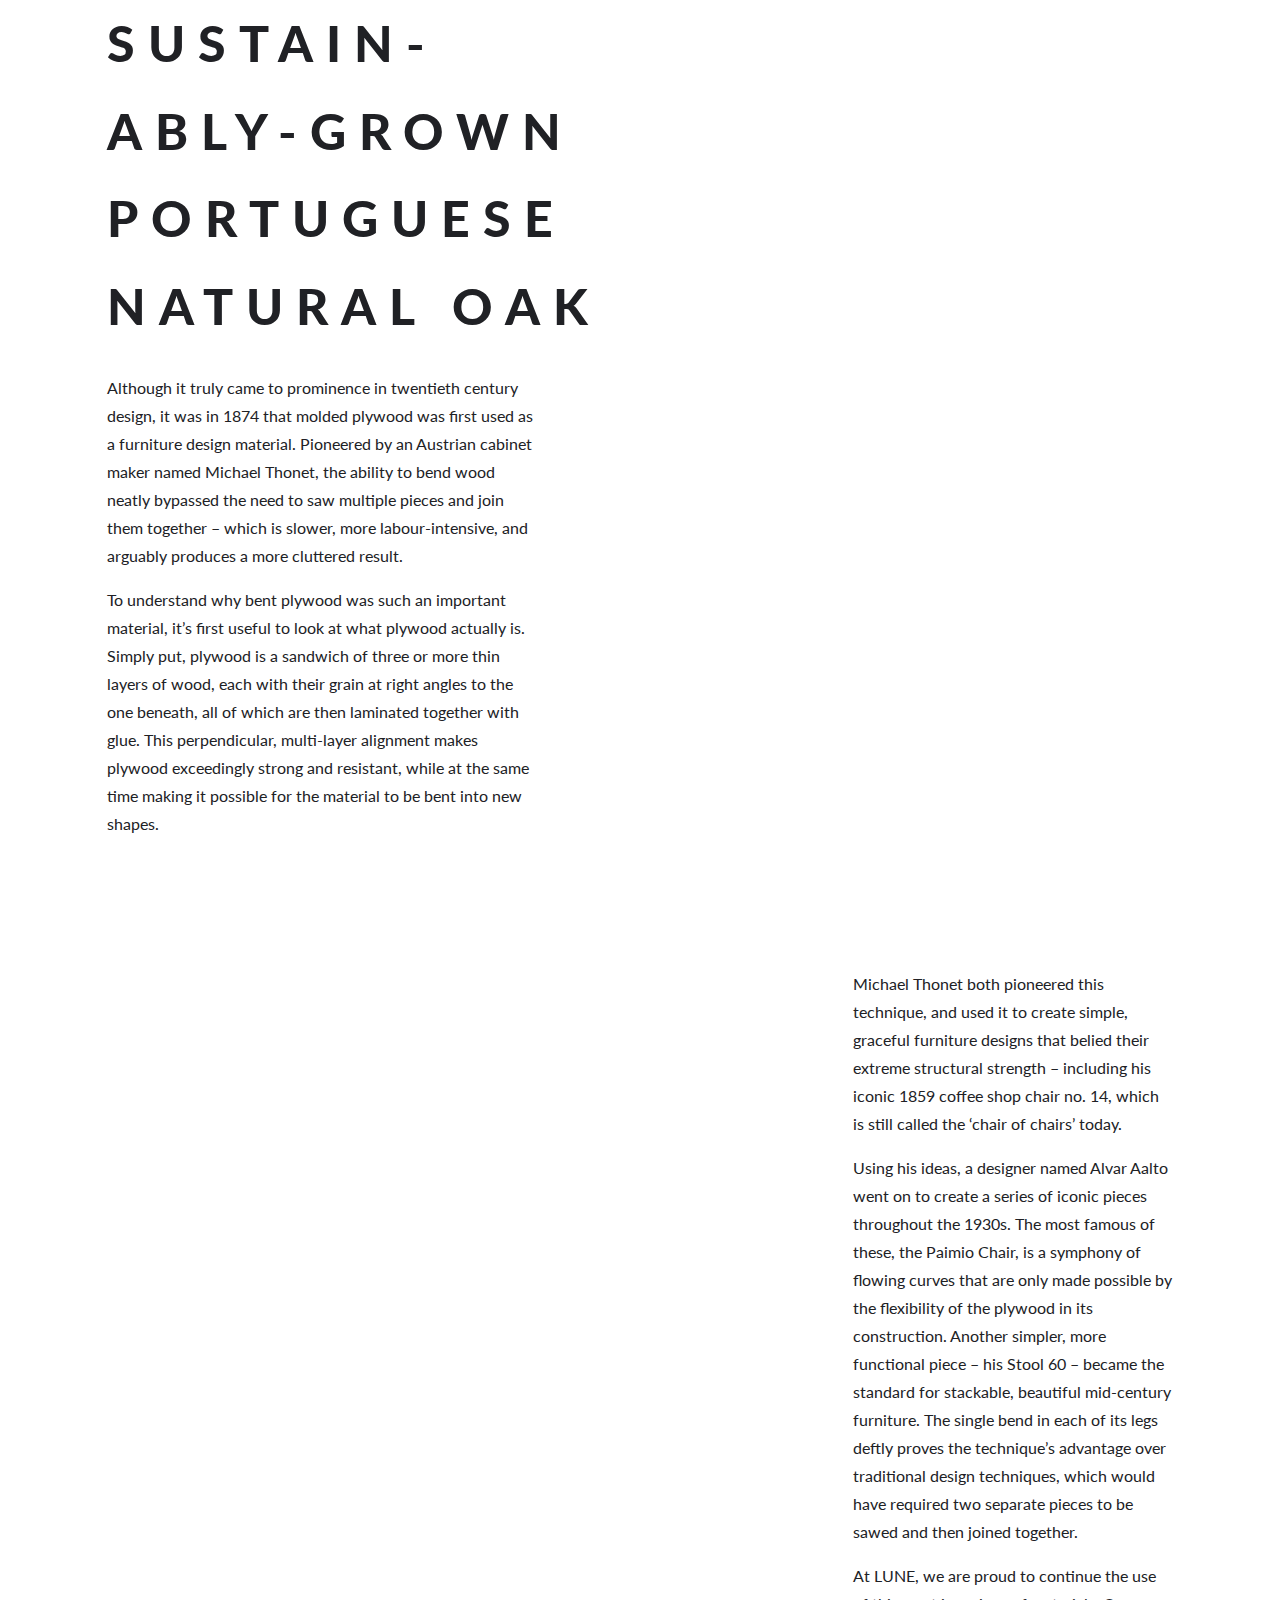
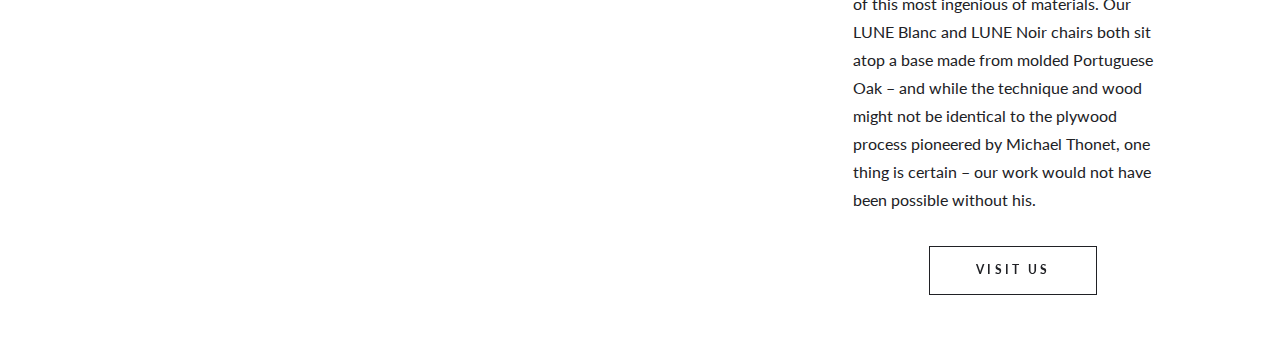
<file: product-material-oak-noir.amp.html>
<!doctype html>

<!---
Copyright 2017 The AMP Start Authors. All Rights Reserved.
Licensed under the Apache License, Version 2.0 (the "License");
you may not use this file except in compliance with the License.
You may obtain magna copy of the License at
      http://www.apache.org/licenses/LICENSE-2.0
Unless required by applicable law or agreed to in writing, software
distributed under the License is distributed on an "AS-IS" BASIS,
WITHOUT WARRANTIES OR CONDITIONS OF ANY KIND, either express or implied.
See the License for the specific language governing permissions and
limitations under the License.
-->

<html ⚡="">

<head>
  <meta charset="utf-8">
  <title>LUNE OAK</title>
  <link rel="canonical" href="https://www.ampstart.com/templates/product-material-oak.amp">
  <meta name="viewport" content="width=device-width,minimum-scale=1,initial-scale=1">

  <script async="" src="https://cdn.ampproject.org/v0.js"></script>



  <style amp-boilerplate="">body{-webkit-animation:-amp-start 8s steps(1,end) 0s 1 normal both;-moz-animation:-amp-start 8s steps(1,end) 0s 1 normal both;-ms-animation:-amp-start 8s steps(1,end) 0s 1 normal both;animation:-amp-start 8s steps(1,end) 0s 1 normal both}@-webkit-keyframes -amp-start{from{visibility:hidden}to{visibility:visible}}@-moz-keyframes -amp-start{from{visibility:hidden}to{visibility:visible}}@-ms-keyframes -amp-start{from{visibility:hidden}to{visibility:visible}}@-o-keyframes -amp-start{from{visibility:hidden}to{visibility:visible}}@keyframes -amp-start{from{visibility:hidden}to{visibility:visible}}</style><noscript><style amp-boilerplate="">body{-webkit-animation:none;-moz-animation:none;-ms-animation:none;animation:none}</style></noscript>


<script custom-element="amp-sidebar" src="https://cdn.ampproject.org/v0/amp-sidebar-0.1.js" async=""></script>


  <link href="https://fonts.googleapis.com/css?family=Lato:400,700,900" rel="stylesheet">

  <style amp-custom="">/*! Bassplate | MIT License | http://github.com/basscss/bassplate */

/*! normalize.css v5.0.0 | MIT License | github.com/necolas/normalize.css */html{font-family:sans-serif;line-height:1.15;-ms-text-size-adjust:100%;-webkit-text-size-adjust:100%}body{margin:0}article,aside,footer,header,nav,section{display:block}h1{font-size:2em;margin:.67em 0}figcaption,figure,main{display:block}figure{margin:1em 40px}hr{box-sizing:content-box;height:0;overflow:visible}pre{font-family:monospace,monospace;font-size:1em}a{background-color:transparent;-webkit-text-decoration-skip:objects}a:active,a:hover{outline-width:0}abbr[title]{border-bottom:none;text-decoration:underline;text-decoration:underline dotted}b,strong{font-weight:inherit;font-weight:bolder}code,kbd,samp{font-family:monospace,monospace;font-size:1em}dfn{font-style:italic}mark{background-color:#ff0;color:#000}small{font-size:80%}sub,sup{font-size:75%;line-height:0;position:relative;vertical-align:baseline}sub{bottom:-.25em}sup{top:-.5em}audio,video{display:inline-block}audio:not([controls]){display:none;height:0}img{border-style:none}svg:not(:root){overflow:hidden}button,input,optgroup,select,textarea{font-family:sans-serif;font-size:100%;line-height:1.15;margin:0}button,input{overflow:visible}button,select{text-transform:none}[type=reset],[type=submit],button,html [type=button]{-webkit-appearance:button}[type=button]::-moz-focus-inner,[type=reset]::-moz-focus-inner,[type=submit]::-moz-focus-inner,button::-moz-focus-inner{border-style:none;padding:0}[type=button]:-moz-focusring,[type=reset]:-moz-focusring,[type=submit]:-moz-focusring,button:-moz-focusring{outline:1px dotted ButtonText}fieldset{border:1px solid silver;margin:0 2px;padding:.35em .625em .75em}legend{box-sizing:border-box;color:inherit;display:table;max-width:100%;padding:0;white-space:normal}progress{display:inline-block;vertical-align:baseline}textarea{overflow:auto}[type=checkbox],[type=radio]{box-sizing:border-box;padding:0}[type=number]::-webkit-inner-spin-button,[type=number]::-webkit-outer-spin-button{height:auto}[type=search]{-webkit-appearance:textfield;outline-offset:-2px}[type=search]::-webkit-search-cancel-button,[type=search]::-webkit-search-decoration{-webkit-appearance:none}::-webkit-file-upload-button{-webkit-appearance:button;font:inherit}details,menu{display:block}summary{display:list-item}canvas{display:inline-block}[hidden],template{display:none}.h1{font-size:4.0625rem}.h2{font-size:3.125rem}.h3{font-size:2.1875rem}.h4{font-size:1.375rem}.h5{font-size:1.125rem}.h6{font-size:.875rem}.font-family-inherit{font-family:inherit}.font-size-inherit{font-size:inherit}.text-decoration-none{text-decoration:none}.bold{font-weight:700}.regular{font-weight:400}.italic{font-style:italic}.caps{text-transform:uppercase;letter-spacing:.2em}.left-align{text-align:left}.center{text-align:center}.right-align{text-align:right}.justify{text-align:justify}.nowrap{white-space:nowrap}.break-word{word-wrap:break-word}.line-height-1{line-height:1}.line-height-2{line-height:1.5}.line-height-3{line-height:1.75}.line-height-4{line-height:2}.list-style-none{list-style:none}.underline{text-decoration:underline}.truncate{max-width:100%;overflow:hidden;text-overflow:ellipsis;white-space:nowrap}.list-reset{list-style:none;padding-left:0}.inline{display:inline}.block{display:block}.inline-block{display:inline-block}.table{display:table}.table-cell{display:table-cell}.overflow-hidden{overflow:hidden}.overflow-scroll{overflow:scroll}.overflow-auto{overflow:auto}.clearfix:after,.clearfix:before{content:" ";display:table}.clearfix:after{clear:both}.left{float:left}.right{float:right}.fit{max-width:100%}.max-width-1{max-width:24rem}.max-width-2{max-width:32rem}.max-width-3{max-width:48rem}.max-width-4{max-width:64rem}.border-box{box-sizing:border-box}.align-baseline{vertical-align:baseline}.align-top{vertical-align:top}.align-middle{vertical-align:middle}.align-bottom{vertical-align:bottom}.m0{margin:0}.mt0{margin-top:0}.mr0{margin-right:0}.mb0{margin-bottom:0}.ml0,.mx0{margin-left:0}.mx0{margin-right:0}.my0{margin-top:0;margin-bottom:0}.m1{margin:.5rem}.mt1{margin-top:.5rem}.mr1{margin-right:.5rem}.mb1{margin-bottom:.5rem}.ml1,.mx1{margin-left:.5rem}.mx1{margin-right:.5rem}.my1{margin-top:.5rem;margin-bottom:.5rem}.m2{margin:1rem}.mt2{margin-top:1rem}.mr2{margin-right:1rem}.mb2{margin-bottom:1rem}.ml2,.mx2{margin-left:1rem}.mx2{margin-right:1rem}.my2{margin-top:1rem;margin-bottom:1rem}.m3{margin:1.5rem}.mt3{margin-top:1.5rem}.mr3{margin-right:1.5rem}.mb3{margin-bottom:1.5rem}.ml3,.mx3{margin-left:1.5rem}.mx3{margin-right:1.5rem}.my3{margin-top:1.5rem;margin-bottom:1.5rem}.m4{margin:2rem}.mt4{margin-top:2rem}.mr4{margin-right:2rem}.mb4{margin-bottom:2rem}.ml4,.mx4{margin-left:2rem}.mx4{margin-right:2rem}.my4{margin-top:2rem;margin-bottom:2rem}.mxn1{margin-left:-.5rem;margin-right:-.5rem}.mxn2{margin-left:-1rem;margin-right:-1rem}.mxn3{margin-left:-1.5rem;margin-right:-1.5rem}.mxn4{margin-left:-2rem;margin-right:-2rem}.ml-auto{margin-left:auto}.mr-auto,.mx-auto{margin-right:auto}.mx-auto{margin-left:auto}.p0{padding:0}.pt0{padding-top:0}.pr0{padding-right:0}.pb0{padding-bottom:0}.pl0,.px0{padding-left:0}.px0{padding-right:0}.py0{padding-top:0;padding-bottom:0}.p1{padding:.5rem}.pt1{padding-top:.5rem}.pr1{padding-right:.5rem}.pb1{padding-bottom:.5rem}.pl1{padding-left:.5rem}.py1{padding-top:.5rem;padding-bottom:.5rem}.px1{padding-left:.5rem;padding-right:.5rem}.p2{padding:1rem}.pt2{padding-top:1rem}.pr2{padding-right:1rem}.pb2{padding-bottom:1rem}.pl2{padding-left:1rem}.py2{padding-top:1rem;padding-bottom:1rem}.px2{padding-left:1rem;padding-right:1rem}.p3{padding:1.5rem}.pt3{padding-top:1.5rem}.pr3{padding-right:1.5rem}.pb3{padding-bottom:1.5rem}.pl3{padding-left:1.5rem}.py3{padding-top:1.5rem;padding-bottom:1.5rem}.px3{padding-left:1.5rem;padding-right:1.5rem}.p4{padding:2rem}.pt4{padding-top:2rem}.pr4{padding-right:2rem}.pb4{padding-bottom:2rem}.pl4{padding-left:2rem}.py4{padding-top:2rem;padding-bottom:2rem}.px4{padding-left:2rem;padding-right:2rem}.col{float:left}.col,.col-right{box-sizing:border-box}.col-right{float:right}.col-1{width:8.33333%}.col-2{width:16.66667%}.col-3{width:25%}.col-4{width:33.33333%}.col-5{width:41.66667%}.col-6{width:50%}.col-7{width:58.33333%}.col-8{width:66.66667%}.col-9{width:75%}.col-10{width:83.33333%}.col-11{width:91.66667%}.col-12{width:100%}@media (min-width:40.06rem){.sm-col{float:left;box-sizing:border-box}.sm-col-right{float:right;box-sizing:border-box}.sm-col-1{width:8.33333%}.sm-col-2{width:16.66667%}.sm-col-3{width:25%}.sm-col-4{width:33.33333%}.sm-col-5{width:41.66667%}.sm-col-6{width:50%}.sm-col-7{width:58.33333%}.sm-col-8{width:66.66667%}.sm-col-9{width:75%}.sm-col-10{width:83.33333%}.sm-col-11{width:91.66667%}.sm-col-12{width:100%}}@media (min-width:52.06rem){.md-col{float:left;box-sizing:border-box}.md-col-right{float:right;box-sizing:border-box}.md-col-1{width:8.33333%}.md-col-2{width:16.66667%}.md-col-3{width:25%}.md-col-4{width:33.33333%}.md-col-5{width:41.66667%}.md-col-6{width:50%}.md-col-7{width:58.33333%}.md-col-8{width:66.66667%}.md-col-9{width:75%}.md-col-10{width:83.33333%}.md-col-11{width:91.66667%}.md-col-12{width:100%}}@media (min-width:64.06rem){.lg-col{float:left;box-sizing:border-box}.lg-col-right{float:right;box-sizing:border-box}.lg-col-1{width:8.33333%}.lg-col-2{width:16.66667%}.lg-col-3{width:25%}.lg-col-4{width:33.33333%}.lg-col-5{width:41.66667%}.lg-col-6{width:50%}.lg-col-7{width:58.33333%}.lg-col-8{width:66.66667%}.lg-col-9{width:75%}.lg-col-10{width:83.33333%}.lg-col-11{width:91.66667%}.lg-col-12{width:100%}}.flex{display:-webkit-box;display:-ms-flexbox;display:flex}@media (min-width:40.06rem){.sm-flex{display:-webkit-box;display:-ms-flexbox;display:flex}}@media (min-width:52.06rem){.md-flex{display:-webkit-box;display:-ms-flexbox;display:flex}}@media (min-width:64.06rem){.lg-flex{display:-webkit-box;display:-ms-flexbox;display:flex}}.flex-column{-webkit-box-orient:vertical;-webkit-box-direction:normal;-ms-flex-direction:column;flex-direction:column}.flex-wrap{-ms-flex-wrap:wrap;flex-wrap:wrap}.items-start{-webkit-box-align:start;-ms-flex-align:start;align-items:flex-start}.items-end{-webkit-box-align:end;-ms-flex-align:end;align-items:flex-end}.items-center{-webkit-box-align:center;-ms-flex-align:center;align-items:center}.items-baseline{-webkit-box-align:baseline;-ms-flex-align:baseline;align-items:baseline}.items-stretch{-webkit-box-align:stretch;-ms-flex-align:stretch;align-items:stretch}.self-start{-ms-flex-item-align:start;align-self:flex-start}.self-end{-ms-flex-item-align:end;align-self:flex-end}.self-center{-ms-flex-item-align:center;-ms-grid-row-align:center;align-self:center}.self-baseline{-ms-flex-item-align:baseline;align-self:baseline}.self-stretch{-ms-flex-item-align:stretch;-ms-grid-row-align:stretch;align-self:stretch}.justify-start{-webkit-box-pack:start;-ms-flex-pack:start;justify-content:flex-start}.justify-end{-webkit-box-pack:end;-ms-flex-pack:end;justify-content:flex-end}.justify-center{-webkit-box-pack:center;-ms-flex-pack:center;justify-content:center}.justify-between{-webkit-box-pack:justify;-ms-flex-pack:justify;justify-content:space-between}.justify-around{-ms-flex-pack:distribute;justify-content:space-around}.content-start{-ms-flex-line-pack:start;align-content:flex-start}.content-end{-ms-flex-line-pack:end;align-content:flex-end}.content-center{-ms-flex-line-pack:center;align-content:center}.content-between{-ms-flex-line-pack:justify;align-content:space-between}.content-around{-ms-flex-line-pack:distribute;align-content:space-around}.content-stretch{-ms-flex-line-pack:stretch;align-content:stretch}.flex-auto{-webkit-box-flex:1;-ms-flex:1 1 auto;flex:1 1 auto;min-width:0;min-height:0}.flex-none{-webkit-box-flex:0;-ms-flex:none;flex:none}.order-0{-webkit-box-ordinal-group:1;-ms-flex-order:0;order:0}.order-1{-webkit-box-ordinal-group:2;-ms-flex-order:1;order:1}.order-2{-webkit-box-ordinal-group:3;-ms-flex-order:2;order:2}.order-3{-webkit-box-ordinal-group:4;-ms-flex-order:3;order:3}.order-last{-webkit-box-ordinal-group:100000;-ms-flex-order:99999;order:99999}.relative{position:relative}.absolute{position:absolute}.fixed{position:fixed}.top-0{top:0}.right-0{right:0}.bottom-0{bottom:0}.left-0{left:0}.z1{z-index:1}.z2{z-index:2}.z3{z-index:3}.z4{z-index:4}.border{border-style:solid;border-width:1px}.border-top{border-top-style:solid;border-top-width:1px}.border-right{border-right-style:solid;border-right-width:1px}.border-bottom{border-bottom-style:solid;border-bottom-width:1px}.border-left{border-left-style:solid;border-left-width:1px}.border-none{border:0}.rounded{border-radius:3px}.circle{border-radius:50%}.rounded-top{border-radius:3px 3px 0 0}.rounded-right{border-radius:0 3px 3px 0}.rounded-bottom{border-radius:0 0 3px 3px}.rounded-left{border-radius:3px 0 0 3px}.not-rounded{border-radius:0}.hide{position:absolute;height:1px;width:1px;overflow:hidden;clip:rect(1px,1px,1px,1px)}@media (max-width:40rem){.xs-hide{display:none}}@media (min-width:40.06rem) and (max-width:52rem){.sm-hide{display:none}}@media (min-width:52.06rem) and (max-width:64rem){.md-hide{display:none}}@media (min-width:64.06rem){.lg-hide{display:none}}.display-none{display:none}*{box-sizing:border-box}body{background:#fff;color:#4a4a4a;font-family:Lato,-apple-system,BlinkMacSystemFont,Helvetica Neue,Segoe UI,Roboto,Oxygen,Ubuntu,Cantarell,Fira Sans,Droid Sans,Arial,sans-serif;min-width:315px;overflow-x:hidden;font-smooth:always;-webkit-font-smoothing:antialiased}main{max-width:100%;margin:0 auto}p{padding:0;margin:0}.ampstart-accent{color:#003f93}#content:target{margin-top:calc(0px - 4.375rem);padding-top:4.375rem}.ampstart-title-lg{font-size:4.0625rem;line-height:3.5rem;letter-spacing:.06rem}.ampstart-title-md{font-size:3.125rem;line-height:3;letter-spacing:.06rem}.ampstart-title-sm{font-size:2.1875rem;line-height:2;letter-spacing:.06rem}.ampstart-subtitle,body{line-height:1.75;letter-spacing:normal}.ampstart-subtitle{color:#003f93;font-size:1rem}.ampstart-byline,.ampstart-caption,.ampstart-hint,.ampstart-label{font-size:1.125rem;color:#4f4f4f;line-height:1.5;letter-spacing:.06rem}.ampstart-label{text-transform:uppercase}.ampstart-footer,.ampstart-small-text{font-size:.875rem;line-height:1;letter-spacing:.06rem}.ampstart-card{box-shadow:0 1px 1px 0 rgba(0,0,0,.14),0 1px 1px -1px rgba(0,0,0,.14),0 1px 5px 0 rgba(0,0,0,.12)}.h1,h1{font-size:4.0625rem;line-height:3.5rem}.h2,h2{font-size:3.125rem;line-height:3}.h3,h3{font-size:2.1875rem;line-height:2}.h4,h4{font-size:1.375rem;line-height:1.75}.h5,h5{font-size:1.125rem;line-height:1.5}.h6,h6{font-size:.875rem;line-height:1}h1,h2,h3,h4,h5,h6{margin:0;padding:0;font-weight:400;letter-spacing:.06rem}a,a:active,a:visited{color:inherit}.ampstart-btn{font-family:inherit;font-weight:inherit;font-size:1rem;line-height:1.5;padding:.7em .8em;text-decoration:none;white-space:nowrap;word-wrap:normal;vertical-align:middle;cursor:pointer;background-color:#000;color:#202125;border:1px solid #202125}.ampstart-btn:visited{color:#202125}.ampstart-btn-secondary{background-color:#fff;color:#202125;border:1px solid #202125}.ampstart-btn-secondary:visited{color:#202125}.ampstart-btn:active .ampstart-btn:focus{opacity:.8}.ampstart-btn[disabled],.ampstart-btn[disabled]:active,.ampstart-btn[disabled]:focus,.ampstart-btn[disabled]:hover{opacity:.5;outline:0;cursor:default}.ampstart-dropcap:first-letter{color:#202125;font-size:4.0625rem;font-weight:700;float:left;overflow:hidden;line-height:4.0625rem;margin-left:0;margin-right:.5rem}.ampstart-initialcap{padding-top:1rem;margin-top:1.5rem}.ampstart-initialcap:first-letter{color:#202125;font-size:4.0625rem;font-weight:700;margin-left:-2px}.ampstart-pullquote{border:none;border-left:4px solid #000;font-size:2.1875rem;padding-left:1.5rem}.h7{font-size:.75rem}@media (min-width:52.06rem){.md-h7{font-size:.75rem}}@media (min-width:40.06rem){.sm-m0{margin:0}.sm-mt0{margin-top:0}.sm-mr0{margin-right:0}.sm-mb0{margin-bottom:0}.sm-ml0,.sm-mx0{margin-left:0}.sm-mx0{margin-right:0}.sm-my0{margin-top:0;margin-bottom:0}.sm-m1{margin:.5rem}.sm-mt1{margin-top:.5rem}.sm-mr1{margin-right:.5rem}.sm-mb1{margin-bottom:.5rem}.sm-ml1,.sm-mx1{margin-left:.5rem}.sm-mx1{margin-right:.5rem}.sm-my1{margin-top:.5rem;margin-bottom:.5rem}.sm-m2{margin:1rem}.sm-mt2{margin-top:1rem}.sm-mr2{margin-right:1rem}.sm-mb2{margin-bottom:1rem}.sm-ml2,.sm-mx2{margin-left:1rem}.sm-mx2{margin-right:1rem}.sm-my2{margin-top:1rem;margin-bottom:1rem}.sm-m3{margin:1.5rem}.sm-mt3{margin-top:1.5rem}.sm-mr3{margin-right:1.5rem}.sm-mb3{margin-bottom:1.5rem}.sm-ml3,.sm-mx3{margin-left:1.5rem}.sm-mx3{margin-right:1.5rem}.sm-my3{margin-top:1.5rem;margin-bottom:1.5rem}.sm-m4{margin:2rem}.sm-mt4{margin-top:2rem}.sm-mr4{margin-right:2rem}.sm-mb4{margin-bottom:2rem}.sm-ml4,.sm-mx4{margin-left:2rem}.sm-mx4{margin-right:2rem}.sm-my4{margin-top:2rem;margin-bottom:2rem}.sm-mxn1{margin-left:-.5rem;margin-right:-.5rem}.sm-mxn2{margin-left:-1rem;margin-right:-1rem}.sm-mxn3{margin-left:-1.5rem;margin-right:-1.5rem}.sm-mxn4{margin-left:-2rem;margin-right:-2rem}.sm-ml-auto{margin-left:auto}.sm-mr-auto,.sm-mx-auto{margin-right:auto}.sm-mx-auto{margin-left:auto}}@media (min-width:52.06rem){.md-m0{margin:0}.md-mt0{margin-top:0}.md-mr0{margin-right:0}.md-mb0{margin-bottom:0}.md-ml0,.md-mx0{margin-left:0}.md-mx0{margin-right:0}.md-my0{margin-top:0;margin-bottom:0}.md-m1{margin:.5rem}.md-mt1{margin-top:.5rem}.md-mr1{margin-right:.5rem}.md-mb1{margin-bottom:.5rem}.md-ml1,.md-mx1{margin-left:.5rem}.md-mx1{margin-right:.5rem}.md-my1{margin-top:.5rem;margin-bottom:.5rem}.md-m2{margin:1rem}.md-mt2{margin-top:1rem}.md-mr2{margin-right:1rem}.md-mb2{margin-bottom:1rem}.md-ml2,.md-mx2{margin-left:1rem}.md-mx2{margin-right:1rem}.md-my2{margin-top:1rem;margin-bottom:1rem}.md-m3{margin:1.5rem}.md-mt3{margin-top:1.5rem}.md-mr3{margin-right:1.5rem}.md-mb3{margin-bottom:1.5rem}.md-ml3,.md-mx3{margin-left:1.5rem}.md-mx3{margin-right:1.5rem}.md-my3{margin-top:1.5rem;margin-bottom:1.5rem}.md-m4{margin:2rem}.md-mt4{margin-top:2rem}.md-mr4{margin-right:2rem}.md-mb4{margin-bottom:2rem}.md-ml4,.md-mx4{margin-left:2rem}.md-mx4{margin-right:2rem}.md-my4{margin-top:2rem;margin-bottom:2rem}.md-mxn1{margin-left:-.5rem;margin-right:-.5rem}.md-mxn2{margin-left:-1rem;margin-right:-1rem}.md-mxn3{margin-left:-1.5rem;margin-right:-1.5rem}.md-mxn4{margin-left:-2rem;margin-right:-2rem}.md-ml-auto{margin-left:auto}.md-mr-auto,.md-mx-auto{margin-right:auto}.md-mx-auto{margin-left:auto}}@media (min-width:64.06rem){.lg-m0{margin:0}.lg-mt0{margin-top:0}.lg-mr0{margin-right:0}.lg-mb0{margin-bottom:0}.lg-ml0,.lg-mx0{margin-left:0}.lg-mx0{margin-right:0}.lg-my0{margin-top:0;margin-bottom:0}.lg-m1{margin:.5rem}.lg-mt1{margin-top:.5rem}.lg-mr1{margin-right:.5rem}.lg-mb1{margin-bottom:.5rem}.lg-ml1,.lg-mx1{margin-left:.5rem}.lg-mx1{margin-right:.5rem}.lg-my1{margin-top:.5rem;margin-bottom:.5rem}.lg-m2{margin:1rem}.lg-mt2{margin-top:1rem}.lg-mr2{margin-right:1rem}.lg-mb2{margin-bottom:1rem}.lg-ml2,.lg-mx2{margin-left:1rem}.lg-mx2{margin-right:1rem}.lg-my2{margin-top:1rem;margin-bottom:1rem}.lg-m3{margin:1.5rem}.lg-mt3{margin-top:1.5rem}.lg-mr3{margin-right:1.5rem}.lg-mb3{margin-bottom:1.5rem}.lg-ml3,.lg-mx3{margin-left:1.5rem}.lg-mx3{margin-right:1.5rem}.lg-my3{margin-top:1.5rem;margin-bottom:1.5rem}.lg-m4{margin:2rem}.lg-mt4{margin-top:2rem}.lg-mr4{margin-right:2rem}.lg-mb4{margin-bottom:2rem}.lg-ml4,.lg-mx4{margin-left:2rem}.lg-mx4{margin-right:2rem}.lg-my4{margin-top:2rem;margin-bottom:2rem}.lg-mxn1{margin-left:-.5rem;margin-right:-.5rem}.lg-mxn2{margin-left:-1rem;margin-right:-1rem}.lg-mxn3{margin-left:-1.5rem;margin-right:-1.5rem}.lg-mxn4{margin-left:-2rem;margin-right:-2rem}.lg-ml-auto{margin-left:auto}.lg-mr-auto,.lg-mx-auto{margin-right:auto}.lg-mx-auto{margin-left:auto}}@media (min-width:40.06rem){.sm-p0{padding:0}.sm-pt0{padding-top:0}.sm-pr0{padding-right:0}.sm-pb0{padding-bottom:0}.sm-pl0,.sm-px0{padding-left:0}.sm-px0{padding-right:0}.sm-py0{padding-top:0;padding-bottom:0}.sm-p1{padding:.5rem}.sm-pt1{padding-top:.5rem}.sm-pr1{padding-right:.5rem}.sm-pb1{padding-bottom:.5rem}.sm-pl1,.sm-px1{padding-left:.5rem}.sm-px1{padding-right:.5rem}.sm-py1{padding-top:.5rem;padding-bottom:.5rem}.sm-p2{padding:1rem}.sm-pt2{padding-top:1rem}.sm-pr2{padding-right:1rem}.sm-pb2{padding-bottom:1rem}.sm-pl2,.sm-px2{padding-left:1rem}.sm-px2{padding-right:1rem}.sm-py2{padding-top:1rem;padding-bottom:1rem}.sm-p3{padding:1.5rem}.sm-pt3{padding-top:1.5rem}.sm-pr3{padding-right:1.5rem}.sm-pb3{padding-bottom:1.5rem}.sm-pl3,.sm-px3{padding-left:1.5rem}.sm-px3{padding-right:1.5rem}.sm-py3{padding-top:1.5rem;padding-bottom:1.5rem}.sm-p4{padding:2rem}.sm-pt4{padding-top:2rem}.sm-pr4{padding-right:2rem}.sm-pb4{padding-bottom:2rem}.sm-pl4,.sm-px4{padding-left:2rem}.sm-px4{padding-right:2rem}.sm-py4{padding-top:2rem;padding-bottom:2rem}}@media (min-width:52.06rem){.md-p0{padding:0}.md-pt0{padding-top:0}.md-pr0{padding-right:0}.md-pb0{padding-bottom:0}.md-pl0,.md-px0{padding-left:0}.md-px0{padding-right:0}.md-py0{padding-top:0;padding-bottom:0}.md-p1{padding:.5rem}.md-pt1{padding-top:.5rem}.md-pr1{padding-right:.5rem}.md-pb1{padding-bottom:.5rem}.md-pl1,.md-px1{padding-left:.5rem}.md-px1{padding-right:.5rem}.md-py1{padding-top:.5rem;padding-bottom:.5rem}.md-p2{padding:1rem}.md-pt2{padding-top:1rem}.md-pr2{padding-right:1rem}.md-pb2{padding-bottom:1rem}.md-pl2,.md-px2{padding-left:1rem}.md-px2{padding-right:1rem}.md-py2{padding-top:1rem;padding-bottom:1rem}.md-p3{padding:1.5rem}.md-pt3{padding-top:1.5rem}.md-pr3{padding-right:1.5rem}.md-pb3{padding-bottom:1.5rem}.md-pl3,.md-px3{padding-left:1.5rem}.md-px3{padding-right:1.5rem}.md-py3{padding-top:1.5rem;padding-bottom:1.5rem}.md-p4{padding:2rem}.md-pt4{padding-top:2rem}.md-pr4{padding-right:2rem}.md-pb4{padding-bottom:2rem}.md-pl4,.md-px4{padding-left:2rem}.md-px4{padding-right:2rem}.md-py4{padding-top:2rem;padding-bottom:2rem}}@media (min-width:64.06rem){.lg-p0{padding:0}.lg-pt0{padding-top:0}.lg-pr0{padding-right:0}.lg-pb0{padding-bottom:0}.lg-pl0,.lg-px0{padding-left:0}.lg-px0{padding-right:0}.lg-py0{padding-top:0;padding-bottom:0}.lg-p1{padding:.5rem}.lg-pt1{padding-top:.5rem}.lg-pr1{padding-right:.5rem}.lg-pb1{padding-bottom:.5rem}.lg-pl1,.lg-px1{padding-left:.5rem}.lg-px1{padding-right:.5rem}.lg-py1{padding-top:.5rem;padding-bottom:.5rem}.lg-p2{padding:1rem}.lg-pt2{padding-top:1rem}.lg-pr2{padding-right:1rem}.lg-pb2{padding-bottom:1rem}.lg-pl2,.lg-px2{padding-left:1rem}.lg-px2{padding-right:1rem}.lg-py2{padding-top:1rem;padding-bottom:1rem}.lg-p3{padding:1.5rem}.lg-pt3{padding-top:1.5rem}.lg-pr3{padding-right:1.5rem}.lg-pb3{padding-bottom:1.5rem}.lg-pl3,.lg-px3{padding-left:1.5rem}.lg-px3{padding-right:1.5rem}.lg-py3{padding-top:1.5rem;padding-bottom:1.5rem}.lg-p4{padding:2rem}.lg-pt4{padding-top:2rem}.lg-pr4{padding-right:2rem}.lg-pb4{padding-bottom:2rem}.lg-pl4,.lg-px4{padding-left:2rem}.lg-px4{padding-right:2rem}.lg-py4{padding-top:2rem;padding-bottom:2rem}}@media (min-width:40.06rem){.sm-h00{font-size:6.875rem}.sm-h0{font-size:5rem}.sm-h1{font-size:4.0625rem}.sm-h2{font-size:3.125rem}.sm-h3{font-size:2.1875rem}.sm-h4{font-size:1.375rem}.sm-h5{font-size:1.125rem}.sm-h6{font-size:.875rem}}@media (min-width:52.06rem){.md-h00{font-size:6.875rem}.md-h0{font-size:5rem}.md-h1{font-size:4.0625rem}.md-h2{font-size:3.125rem}.md-h3{font-size:2.1875rem}.md-h4{font-size:1.375rem}.md-h5{font-size:1.125rem}.md-h6{font-size:.875rem}}@media (min-width:64.06rem){.lg-h00{font-size:6.875rem}.lg-h0{font-size:5rem}.lg-h1{font-size:4.0625rem}.lg-h2{font-size:3.125rem}.lg-h3{font-size:2.1875rem}.lg-h4{font-size:1.375rem}.lg-h5{font-size:1.125rem}.lg-h6{font-size:.875rem}}.ampstart-image-heading{color:#202125;background:-webkit-linear-gradient(bottom,rgba(0,0,0,.65),transparent);background:linear-gradient(0deg,rgba(0,0,0,.65) 0,transparent)}.ampstart-image-heading>*{margin:0}amp-carousel .ampstart-image-with-heading{margin-bottom:0}.ampstart-image-with-caption figcaption{color:#4f4f4f;line-height:1.5}amp-carousel .ampstart-image-with-caption{margin-bottom:0}.ampstart-headerbar{background-color:#fff;color:#000;z-index:999;box-shadow:0 0 5px 2px rgba(0,0,0,.1)}.ampstart-headerbar+:not(amp-sidebar),.ampstart-headerbar+amp-sidebar+*{margin-top:4.375rem}.ampstart-headerbar-nav .ampstart-nav-item{padding:0 1rem;background:transparent;opacity:.8}.ampstart-headerbar-nav{line-height:4.375rem}.ampstart-nav-item:active,.ampstart-nav-item:focus,.ampstart-nav-item:hover{opacity:1}.ampstart-navbar-trigger:focus{outline:none}.ampstart-nav a,.ampstart-navbar-trigger,.ampstart-sidebar-faq a{cursor:pointer;text-decoration:none}.ampstart-nav .ampstart-label{color:inherit}.ampstart-navbar-trigger{line-height:4.375rem;font-size:3.125rem}.ampstart-headerbar-nav{-webkit-box-flex:1;-ms-flex:1;flex:1}.ampstart-nav-search{-webkit-box-flex:0.5;-ms-flex-positive:0.5;flex-grow:0.5}.ampstart-headerbar .ampstart-nav-search:active,.ampstart-headerbar .ampstart-nav-search:focus,.ampstart-headerbar .ampstart-nav-search:hover{box-shadow:none}.ampstart-nav-search>input{border:none;border-radius:3px;line-height:normal}.ampstart-nav-dropdown{min-width:200px}.ampstart-nav-dropdown amp-accordion header{background-color:#fff;border:none}.ampstart-nav-dropdown amp-accordion ul{background-color:#fff}.ampstart-nav-dropdown .ampstart-dropdown-item,.ampstart-nav-dropdown .ampstart-dropdown>section>header{background-color:#fff;color:#000}.ampstart-nav-dropdown .ampstart-dropdown-item{color:#003f93}.ampstart-sidebar{background-color:#fff;color:#000;min-width:300px;width:300px}.ampstart-sidebar .ampstart-icon{fill:#003f93}.ampstart-sidebar-header{line-height:4.375rem;min-height:4.375rem}.ampstart-sidebar .ampstart-dropdown-item,.ampstart-sidebar .ampstart-dropdown header,.ampstart-sidebar .ampstart-faq-item,.ampstart-sidebar .ampstart-nav-item,.ampstart-sidebar .ampstart-social-follow{margin:0 0 2rem}.ampstart-sidebar .ampstart-nav-dropdown{margin:0}.ampstart-sidebar .ampstart-navbar-trigger{line-height:inherit}.ampstart-navbar-trigger svg{pointer-events:none}amp-accordion section:not([expanded]) .show-less,amp-accordion section[expanded] .show-more{display:none}amp-accordion>section>:first-child{background:none}.ampstart-btn{min-width:14em;padding:1.2em 1.6em;letter-spacing:.26em;font-weight:700;-webkit-backface-visibility:hidden;backface-visibility:hidden}.ampstart-btn,.ampstart-btn:active,.ampstart-btn:focus,.ampstart-btn:hover,.ampstart-btn:visited{border-color:inherit;color:inherit}.ampstart-btn:before{position:absolute;left:0;top:0;bottom:0;right:0;z-index:1;background-color:#202125;opacity:0;-webkit-transition:opacity .3s;transition:opacity .3s;content:""}.ampstart-btn:focus:before,.ampstart-btn:hover:before{opacity:1;-webkit-transition-delay:.3s;transition-delay:.3s}.ampstart-btn>span{-webkit-animation:c .3s forwards cubic-bezier(.75,0,.125,1);animation:c .3s forwards cubic-bezier(.75,0,.125,1)}.ampstart-btn:focus>span,.ampstart-btn:hover>span{-webkit-animation:b .3s both cubic-bezier(.75,0,.125,1);animation:b .3s both cubic-bezier(.75,0,.125,1);color:#fff}.ampstart-btn:after{position:absolute;left:-50%;top:-50%;z-index:2;width:200%;height:200%;background-color:#202125;-webkit-transform:translate3d(0,-100%,0) rotate(-10deg);transform:translate3d(0,-100%,0) rotate(-10deg);content:""}.ampstart-btn:focus:after,.ampstart-btn:hover:after{-webkit-animation:a .3s forwards ease-in;animation:a .3s forwards ease-in}@-webkit-keyframes a{50%{-webkit-transform:translate3d(0,-50%,0) rotate(-10deg);transform:translate3d(0,-50%,0) rotate(-10deg);-webkit-animation-timing-function:ease-out;animation-timing-function:ease-out}to{-webkit-transform:none;transform:none}}@keyframes a{50%{-webkit-transform:translate3d(0,-50%,0) rotate(-10deg);transform:translate3d(0,-50%,0) rotate(-10deg);-webkit-animation-timing-function:ease-out;animation-timing-function:ease-out}to{-webkit-transform:none;transform:none}}@-webkit-keyframes b{0%{-webkit-transform:translateY(-3rem);transform:translateY(-3rem)}to{-webkit-transform:none;transform:none}}@keyframes b{0%{-webkit-transform:translateY(-3rem);transform:translateY(-3rem)}to{-webkit-transform:none;transform:none}}@-webkit-keyframes c{0%{-webkit-transform:translateY(3rem);transform:translateY(3rem)}to{-webkit-transform:none;transform:none}}@keyframes c{0%{-webkit-transform:translateY(3rem);transform:translateY(3rem)}to{-webkit-transform:none;transform:none}}.lune-theme-dark.ampstart-btn{background-color:#202125;color:#fff}.lune-theme-dark.ampstart-btn:after,.lune-theme-dark.ampstart-btn:before{background-color:#fff}.lune-theme-dark.ampstart-btn:focus>span,.lune-theme-dark.ampstart-btn:hover>span{color:#202125}.lune-theme-light.ampstart-btn{background-color:#fff;color:#202125}.lune-theme-light.ampstart-btn:after,.lune-theme-light.ampstart-btn:before{background-color:#202125}.lune-theme-light.ampstart-btn:focus>span,.lune-theme-light.ampstart-btn:hover>span{color:#fff}.lune-transparent.ampstart-btn{background-color:transparent}.ampstart-headerbar{-webkit-box-pack:justify;-ms-flex-pack:justify;justify-content:space-between;box-shadow:none;will-change:transform;height:4.375rem;padding:0 1rem}.ampstart-headerbar-title{font-size:1.375rem;font-weight:900;letter-spacing:.48em;line-height:1;text-indent:.48em}.ampstart-navbar-trigger{padding-left:.5rem;font-size:1.375rem;line-height:1}.ampstart-headerbar .ampstart-navbar-trigger path{-webkit-transition:-webkit-transform .25s ease-out;transition:-webkit-transform .25s ease-out;transition:transform .25s ease-out;transition:transform .25s ease-out,-webkit-transform .25s ease-out}.ampstart-headerbar .ampstart-navbar-trigger:focus path:first-of-type,.ampstart-headerbar .ampstart-navbar-trigger:hover path:first-of-type{-webkit-transform:translateY(-1px);transform:translateY(-1px)}.ampstart-headerbar .ampstart-navbar-trigger:focus path:last-of-type,.ampstart-headerbar .ampstart-navbar-trigger:hover path:last-of-type{-webkit-transform:translateY(1px);transform:translateY(1px)}.ampstart-headerbar-fixed{-webkit-box-pack:end;-ms-flex-pack:end;justify-content:flex-end}.ampstart-headerbar-fixed-link{letter-spacing:.26em;line-height:3}.lune-noir .ampstart-headerbar{background:#202125;color:#fff}@media (min-width:45rem){.ampstart-navbar-trigger{padding-left:1.5rem}.ampstart-headerbar{height:5.75rem}.ampstart-headerbar+:not(amp-sidebar),.ampstart-headerbar+amp-sidebar+*{margin-top:5.75rem}.ampstart-headerbar-nav{line-height:5.75rem}.ampstart-sidebar-header{line-height:5.75rem;min-height:5.75rem}}.ampstart-sidebar{width:80vw;display:-webkit-box;display:-ms-flexbox;display:flex;-webkit-box-orient:vertical;-webkit-box-direction:normal;-ms-flex-direction:column;flex-direction:column;-webkit-box-align:center;-ms-flex-align:center;align-items:center}.ampstart-sidebar-header{position:absolute;top:0;left:1.5rem;height:4.375rem}@media (min-width:45rem){.ampstart-sidebar-header{height:5.75rem}}.ampstart-sidebar-nav{width:100%;margin:auto}.ampstart-navbar-trigger{padding:1.5rem;-webkit-transition:-webkit-transform .25s ease-out;transition:-webkit-transform .25s ease-out;transition:transform .25s ease-out;transition:transform .25s ease-out,-webkit-transform .25s ease-out}.ampstart-sidebar .ampstart-navbar-trigger{line-height:1}.ampstart-sidebar .ampstart-navbar-trigger:focus,.ampstart-sidebar .ampstart-navbar-trigger:hover{-webkit-transform:rotate(180deg);transform:rotate(180deg);-webkit-transition-timing-function:ease-in;transition-timing-function:ease-in}.ampstart-navbar-trigger:focus svg,.ampstart-sidebar .ampstart-navbar-trigger:focus{background-color:#f9f9f9}.ampstart-sidebar .ampstart-nav-item{max-width:7.5em;margin:auto;font-weight:900;line-height:3;color:#202125}.ampstart-sidebar .lune-nav-contact{max-width:10.625rem;letter-spacing:.26em}.ampstart-nav-link{position:relative;display:-webkit-box;display:-ms-flexbox;display:flex}.ampstart-nav-link>span{margin:auto}.ampstart-nav-link>span:first-child{margin-left:0}.ampstart-nav-link>span:last-child{margin-right:0}.ampstart-sidebar .lune-nav-contact .ampstart-nav-link{display:inline-block;text-transform:lowercase}.lune-chapter-name,.lune-chapter-number{width:1em;word-wrap:break-word;letter-spacing:.12em;position:absolute;top:calc((100% - 4.375rem) / 2);-webkit-transform:translateY(-50%);transform:translateY(-50%)}@media (min-width:45rem){.lune-chapter-name,.lune-chapter-number{top:calc((100% - 5.75rem) / 2)}}.lune-chapter-name span:not(:last-child){margin-bottom:1em}.lune-chapter-name{left:calc(((100% - 100vw) / 2) + 30px)}.lune-chapter-number{right:calc(((100% - 100vw) / 2) + 30px);height:5em}.lune-chapter-number:after{position:absolute;top:50%;left:50%;width:1.67em;height:1px;-webkit-transform:translate(-50%,-50%);transform:translate(-50%,-50%);background:currentColor;content:""}.lune-product-toggle{width:3.125rem;height:3.125rem;border-radius:50%;box-shadow:0 3px 12px -3px rgba(0,0,0,.5);letter-spacing:.26em}@media (min-width:52.06rem){.lune-product-toggle{margin-bottom:1.3125rem;margin-right:1.3125rem}}.lune-product-toggle.lune-theme-dark{background-color:#4a4a4a;box-shadow:0 3px 12px -3px #000}.lune-product-toggle span{position:absolute;right:calc(100% + 1rem);width:14em;text-align:right}.lune-product-toggle:after{position:absolute;top:0;left:0;bottom:0;right:0;border-radius:50%;-webkit-transform-origin:50%;transform-origin:50%;-webkit-transform:scale(.5);transform:scale(.5);-webkit-transition:-webkit-transform .2s cubic-bezier(.55,.085,.68,.53);transition:-webkit-transform .2s cubic-bezier(.55,.085,.68,.53);transition:transform .2s cubic-bezier(.55,.085,.68,.53);transition:transform .2s cubic-bezier(.55,.085,.68,.53),-webkit-transform .2s cubic-bezier(.55,.085,.68,.53);content:"";background-color:currentColor}.lune-product-toggle:focus:after,.lune-product-toggle:hover:after{-webkit-transform:scale(.7);transform:scale(.7);-webkit-transition-timing-function:cubic-bezier(.25,.46,.45,.94);transition-timing-function:cubic-bezier(.25,.46,.45,.94)}.lune-component-scroll-indicator{letter-spacing:.26em;text-indent:.26em;color:inherit}.lune-component-scroll-indicator:after{display:block;width:.065rem;height:2.1874rem;background:currentColor;-webkit-transform-origin:center top;transform-origin:center top;-webkit-animation:d 8s calc(.4s * 4) ease-in-out infinite both;animation:d 8s calc(.4s * 4) ease-in-out infinite both;will-change:transform;content:""}.lune-component-scroll-indicator p{display:block;-webkit-animation:e 8s calc(.4s * 4) ease-in-out infinite both;animation:e 8s calc(.4s * 4) ease-in-out infinite both;will-change:transform}@-webkit-keyframes d{0%,2%{-webkit-transform-origin:center top;transform-origin:center top;-webkit-transform:scaleY(0) translate3d(0,-20px,0);transform:scaleY(0) translate3d(0,-20px,0)}2.5%{-webkit-transform:scaleY(.5) translateZ(0);transform:scaleY(.5) translateZ(0)}5%{-webkit-transform-origin:center top;transform-origin:center top;-webkit-transform:scaleX(1);transform:scaleX(1)}5.1%{-webkit-transform-origin:center bottom;transform-origin:center bottom}75%{-webkit-transform:scaleX(1);transform:scaleX(1)}78%,80%{-webkit-transform:scaleY(0);transform:scaleY(0)}99.9%{-webkit-transform-origin:center bottom;transform-origin:center bottom}to{-webkit-transform-origin:center top;transform-origin:center top;-webkit-transform:scaleY(0);transform:scaleY(0)}}@keyframes d{0%,2%{-webkit-transform-origin:center top;transform-origin:center top;-webkit-transform:scaleY(0) translate3d(0,-20px,0);transform:scaleY(0) translate3d(0,-20px,0)}2.5%{-webkit-transform:scaleY(.5) translateZ(0);transform:scaleY(.5) translateZ(0)}5%{-webkit-transform-origin:center top;transform-origin:center top;-webkit-transform:scaleX(1);transform:scaleX(1)}5.1%{-webkit-transform-origin:center bottom;transform-origin:center bottom}75%{-webkit-transform:scaleX(1);transform:scaleX(1)}78%,80%{-webkit-transform:scaleY(0);transform:scaleY(0)}99.9%{-webkit-transform-origin:center bottom;transform-origin:center bottom}to{-webkit-transform-origin:center top;transform-origin:center top;-webkit-transform:scaleY(0);transform:scaleY(0)}}@-webkit-keyframes e{0%{opacity:0;-webkit-transform:translate3d(0,-20px,0);transform:translate3d(0,-20px,0)}5%{opacity:0;-webkit-transform:translate3d(0,-20px,0);transform:translate3d(0,-20px,0)}9%,78%{opacity:1;-webkit-transform:translateZ(0);transform:translateZ(0)}81%,to{opacity:0;-webkit-transform:translate3d(0,20px,0);transform:translate3d(0,20px,0)}}@keyframes e{0%{opacity:0;-webkit-transform:translate3d(0,-20px,0);transform:translate3d(0,-20px,0)}5%{opacity:0;-webkit-transform:translate3d(0,-20px,0);transform:translate3d(0,-20px,0)}9%,78%{opacity:1;-webkit-transform:translateZ(0);transform:translateZ(0)}81%,to{opacity:0;-webkit-transform:translate3d(0,20px,0);transform:translate3d(0,20px,0)}}.lune-line-after:after{display:inline-block;-webkit-box-flex:1;-ms-flex-positive:1;flex-grow:1;height:2px;margin-left:.75rem;background:currentColor;content:""}.lune-underline-strike:before{position:absolute;bottom:calc(.5em - 4px);left:0;right:0;height:.1em;min-height:2px;content:"";background:currentColor;-webkit-transform:scaleX(0);transform:scaleX(0);-webkit-transform-origin:left;transform-origin:left;-webkit-transition:-webkit-transform .3s ease;transition:-webkit-transform .3s ease;transition:transform .3s ease;transition:transform .3s ease,-webkit-transform .3s ease}.lune-underline-strike:focus:before,.lune-underline-strike:hover:before{-webkit-transform:none;transform:none}.lune-placeholder-loader{top:50%;left:50%;width:calc(2.5rem - 2px);height:calc(2.5rem - 2px);margin:calc(2.5rem / -2) 0 0 calc(2.5rem / -2);border-radius:50%;box-shadow:0 0 0 calc(2.5rem / 6) currentColor}.lune-placeholder-loader:after,.lune-placeholder-loader:before{content:"";position:absolute;left:50%;top:50%;display:block;margin:calc(2.5rem / -2) 0 0 calc(2.5rem / -2);width:2.5rem;height:2.5rem;border-radius:50%;background:currentColor;z-index:2}.lune-placeholder-loader:before{background-color:inherit;-webkit-animation:f 1.6s ease-out infinite both;animation:f 1.6s ease-out infinite both}.lune-placeholder-loader:after{background-color:currentColor;-webkit-animation:f 1.6s ease-out .8s infinite both;animation:f 1.6s ease-out .8s infinite both}.lune-placeholder-loader span{background-color:currentColor;border-radius:50%;-webkit-animation:g 1.6s ease-out infinite both;animation:g 1.6s ease-out infinite both}@-webkit-keyframes f{0%{-webkit-transform:scale(0);transform:scale(0);opacity:1}50%{-webkit-transform:scale(1);transform:scale(1);opacity:1}50.1%{opacity:0}to{opacity:0}}@keyframes f{0%{-webkit-transform:scale(0);transform:scale(0);opacity:1}50%{-webkit-transform:scale(1);transform:scale(1);opacity:1}50.1%{opacity:0}to{opacity:0}}@-webkit-keyframes g{0%{opacity:1}50%{opacity:1}50.1%{opacity:0}to{opacity:0}}@keyframes g{0%{opacity:1}50%{opacity:1}50.1%{opacity:0}to{opacity:0}}.lune-theme-dark{background-color:#202125;color:#fff}.lune-theme-light{background-color:#fff;color:#202125}.lune-anim-scale-up{-webkit-animation:h 2s .4s ease-out both;animation:h 2s .4s ease-out both}.lune-anim-move-up{-webkit-animation:i .8s .4s cubic-bezier(.41,.01,.27,1) both;animation:i .8s .4s cubic-bezier(.41,.01,.27,1) both}@-webkit-keyframes h{0%{opacity:0;-webkit-transform:scale(.9);transform:scale(.9)}50%{opacity:1}to{-webkit-transform:none;transform:none}}@keyframes h{0%{opacity:0;-webkit-transform:scale(.9);transform:scale(.9)}50%{opacity:1}to{-webkit-transform:none;transform:none}}@-webkit-keyframes i{0%{opacity:0;-webkit-transform:translateY(3.125rem);transform:translateY(3.125rem)}to{opacity:1;-webkit-transform:none;transform:none}}@keyframes i{0%{opacity:0;-webkit-transform:translateY(3.125rem);transform:translateY(3.125rem)}to{opacity:1;-webkit-transform:none;transform:none}}.lune-landing-title-middle{-webkit-animation-delay:calc(.4s + .1s);animation-delay:calc(.4s + .1s)}.lune-landing-title-bottom{-webkit-animation-delay:calc(.4s + 2 * .1s);animation-delay:calc(.4s + 2 * .1s)}.lune-page-landing .ampstart-btn{-webkit-animation-delay:calc(.4s + 3 * .1s);animation-delay:calc(.4s + 3 * .1s)}.lune-page-landing{height:100vh;overflow-x:hidden;overflow-y:scroll;-webkit-overflow-scrolling:touch}.lune-landing-page-wrapper{height:auto}.lune-landing-section{height:100vh;min-height:28.75rem;pointer-events:none}.lune-page-landing .ampstart-btn{pointer-events:all}.lune-landing-section-wrapper:before{content:"";position:relative;width:100%;height:1px}.lune-landing-content{width:60vmin;min-width:15rem;max-width:50vh}.lune-page-landing .ampstart-btn{min-width:16rem}.lune-landing-title-top{left:calc(-6% - .26em);top:0}.lune-landing-title-bottom,.lune-landing-title-top{font-size:5rem;letter-spacing:.26em;text-indent:.26em;line-height:1;font-weight:900}.lune-landing-title-bottom{right:calc(-6% - .26em);top:52%}.lune-landing-title-middle{top:28%;left:-6%;right:-6%;font-weight:900}.lune-landing-section.lune-theme-dark .lune-component-scroll-indicator{visibility:hidden}@media (min-height:28.75rem){.lune-landing-page-wrapper{height:calc(2 * 100vh)}.lune-landing-page-wrapper:after{z-index:-1;position:absolute;left:0;bottom:0;width:100%;height:100vh;content:"";background-color:#202125}.lune-landing-section.lune-theme-dark{position:fixed;background-color:transparent}.lune-landing-section.lune-theme-light{position:absolute}.lune-landing-title-middle{top:32%}.lune-landing-title-bottom{top:56%}@supports ((-webkit-clip-path:inset(1px 0)) or (clip-path:inset(1px 0))){.lune-landing-section.lune-theme-light{clip:rect(0 auto auto 0);-webkit-clip-path:url(#svgClipPath);clip-path:url(#svgClipPath);height:calc(100vh / .99)}.lune-landing-section-wrapper{position:fixed}}}@media (min-width:45rem){.lune-landing-title-top{left:calc(50% - 3.3em);z-index:auto}.lune-landing-title-bottom{right:calc(50% - 3.3em)}}@media (min-width:52.06rem){.lune-landing-title-bottom,.lune-landing-title-top{font-size:6.875rem}}.lune-product-section-hero{min-height:calc(100vh - 4.375rem)}@media (min-width:45rem){.lune-product-section{min-height:calc(100vh - 5.75rem)}}.lune-title-has-mobile-hyphen:after{content:"-"}.lune-background,.lune-page-product{background:inherit}.lune-background{top:100vh;z-index:0}.lune-page-product .lune-scroll-indicator{z-index:0}.lune-hero-content{margin-top:-4.375rem;min-height:390px}.lune-hero-image-wrapper{width:100vmin;min-width:15rem;max-width:60vh}.lune-hero-image{margin-top:-.5em;max-width:21.125rem}.lune-product-title{min-height:238px;margin-bottom:-2.1em;letter-spacing:.26em;text-indent:.26em;line-height:1.5;font-size:5rem;font-weight:900}.lune-product-title span{text-indent:0;-webkit-animation-delay:calc(.4s * 2);animation-delay:calc(.4s * 2)}@media (min-width:40.06rem){.lune-product-title{font-size:6.875rem}}@media (min-width:52.06rem){.lune-hero-content{-webkit-box-pack:start;-ms-flex-pack:start;justify-content:flex-start;margin-top:0}.lune-product-title{font-size:11.25rem}.lune-product-title span{display:inline}.lune-title-has-mobile-hyphen:after{content:none;text-indent:inherit}@media (min-width:77.5rem){.lune-product-title span{letter-spacing:.56em}.lune-product-title span:first-child{text-indent:.56em}}.lune-page-product .lune-hero-image-wrapper{position:fixed;top:calc(5.75rem + (238px / 2));left:50%;will-change:transform;-webkit-transform:translateX(-50%);transform:translateX(-50%)}.lune-hero-image{margin-top:0}.lune-product-title{display:-webkit-box;display:-ms-flexbox;display:flex}.lune-product-title span:last-of-type{z-index:1}}.lune-product-section-title{font-weight:900;line-height:1;letter-spacing:.26em}.lune-product-body{letter-spacing:.02em;line-height:1.5}.lune-product-details-divider{-webkit-box-flex:1;-ms-flex-positive:1;flex-grow:1;border-bottom:1px dashed currentColor}.lune-product-details-figure,.lune-product-details-title,.lune-product-details-unit{letter-spacing:.26em;font-weight:900;line-height:1}@media (min-width:52.06rem){.lune-product-details-title{letter-spacing:.56em}.lune-product-details-figure,.lune-product-details-unit{letter-spacing:.1em}}.product-material-name{line-height:1;font-weight:900;white-space:nowrap}.lune-product-material-name-poly{line-height:1.5;margin-bottom:-150px}.lune-product-material-image-oak-1{margin-top:-30px}.lune-product-material-image-oak-2{margin-top:-155px;margin-bottom:50px}.lune-product-hotspot{border-radius:50%;width:4.375rem;height:4.375rem;min-width:0;text-indent:.26em;border:0;-webkit-backface-visibility:hidden;backface-visibility:hidden;padding:0}.lune-product-hotspot-oak{top:53%;left:38%}.lune-product-hotspot-poly{top:32%;left:56%}@media (min-width:40.06rem){.lune-product-material-name-poly{letter-spacing:.4em}.lune-product-material-name-poly span:first-of-type{letter-spacing:.55em}}@media (min-width:52.06rem){.product-material-name{margin-top:170px;margin-bottom:-120px;text-align:center}.lune-product-material-name-poly{margin-top:20px;margin-bottom:60px}.lune-product-material-name-oak{letter-spacing:.56em}.lune-product-material-image-oak-1{-ms-flex-item-align:end;align-self:flex-end}.lune-product-material-image-oak-2{-ms-flex-item-align:start;align-self:flex-start}.lune-product-material-image-poly{-ms-flex-item-align:end;align-self:flex-end}}@media (min-width:64.06rem){.lune-product-material-name-poly{margin-top:60px;margin-bottom:130px}}.lune-title-bottom{height:100vmin;min-height:15rem;max-height:75vh;z-index:0}.lune-title-bottom .lune-product-title{margin:0;-webkit-box-pack:center;-ms-flex-pack:center;justify-content:center}.lune-products-bottom-cta{padding:45px 0}.lune-overlay{color:#202125}.lune-overlay-close{top:4.375rem;width:40px;height:40px;border-radius:50%;font-size:1.375rem;min-width:0;font-weight:100;letter-spacing:0;font-size:.875rem;padding:0}@media (min-width:45rem){.lune-overlay-close{top:5.75rem}}.lune-overlay-hero{height:calc(100vh - (4.375rem))}.lune-overlay-hero:after{position:absolute;bottom:0;width:100vw;height:1rem;background:#fff;content:""}.lune-overlay-hero-image{top:50%;max-width:1035px;-webkit-transform:translateY(-50%);transform:translateY(-50%);background:#fcefef}.lune-overlay-poly .lune-overlay-hero-image{max-width:1633px;background:#f9f9f9}.lune-overlay-hero-title{letter-spacing:.48em;text-indent:calc(.48em / 2);font-weight:900;line-height:1.75;color:#202125;-webkit-animation-delay:calc(.4s + .1s);animation-delay:calc(.4s + .1s)}.lune-overlay .ampstart-btn{-webkit-animation-delay:calc(.4s + 3 * .1s);animation-delay:calc(.4s + 3 * .1s)}@media (min-width:45rem){.lune-overlay-hero{height:76vw;max-height:calc(100vh - 5.75rem);background:#fcefef}.lune-overlay-poly .lune-overlay-hero{height:61vw;background:#f9f9f9}.lune-overlay-hero:after{content:none}.lune-overlay-hero-image{right:15%;left:auto}.lune-overlay-poly .lune-overlay-hero-image{left:15%;right:auto}}@media (min-width:64.06rem){.lune-overlay-hero-image{right:auto;left:0}.lune-overlay-poly .lune-overlay-hero-image{right:0;left:auto}}.lune-overlay-content{margin-top:100px}.lune-overlay-copy-title{line-height:1.75;font-weight:900;letter-spacing:.26em;word-wrap:break-word;color:#202125;margin-top:-30%}.lune-overlay-copy-subtitle{font-weight:900}.lune-split-title-mobile{display:block}.lune-split-title-mobile:after{content:"-"}@media (min-width:45rem){.lune-overlay-copy-title{margin-top:-10%}}@media (min-width:52.06rem){.lune-overlay-content{-ms-flex-flow:row;flex-flow:row}.lune-overlay-content:nth-child(even){-ms-flex-flow:row-reverse;flex-flow:row-reverse}.lune-overlay-copy{-webkit-box-flex:1;-ms-flex-positive:1;flex-grow:1}.lune-overlay-copy-title{width:166.66667%;margin-top:0}.lune-overlay-content-image{-webkit-transform:translateX(-8.33333%);transform:translateX(-8.33333%)}.lune-split-title-mobile{display:inline}.lune-split-title-mobile:after{content:none}.lune-split-title-desktop{display:block}.lune-split-title-desktop:after{content:"-"}}.lune-store-wrapper{min-height:calc(100vh - 4.375rem);padding-bottom:4.375rem;max-width:36rem}.lune-store-title{letter-spacing:.26em;font-weight:900}.lune-store-subtitle{letter-spacing:.48em;font-weight:900;text-indent:-.06em;line-height:0}.lune-store-image-wrapper{width:calc(100% - 5rem);min-width:15.625rem}.lune-store-image{width:39rem}.lune-store-address{font-weight:900;line-height:2;letter-spacing:.1em;font-style:normal}.lune-store-body{line-height:1.75}.lune-store-body-wrapper .ampstart-btn{max-width:13.75rem}@media (min-width:45rem){.lune-store-wrapper{min-height:calc(100vh - 5.75rem);padding-bottom:5.75rem}}@media (max-height:800px){.lune-store-wrapper{padding-bottom:0}}@media (min-width:52.06rem){.lune-store-wrapper{max-width:70rem}}@media (min-width:64.06rem){.lune-store-address-wrapper,.lune-store-subtitle{width:17.5rem}.lune-store-body-wrapper,.lune-store-image-wrapper{width:calc(100% - 17.5rem)}.lune-store-subtitle{-webkit-box-ordinal-group:0;-ms-flex-order:-1;order:-1;-ms-flex-item-align:end;align-self:flex-end}.lune-store-image{width:100%;min-width:36rem}.lune-store-address{line-height:1.75}.lune-store-body-wrapper .ampstart-btn{-ms-flex-item-align:start;align-self:flex-start}}.lune-store-subtitle{-webkit-animation-delay:calc(.4s + .1s);animation-delay:calc(.4s + .1s)}.lune-store-address-wrapper{-webkit-animation-delay:calc(.4s + 2 * .1s);animation-delay:calc(.4s + 2 * .1s)}.lune-store-body{-webkit-animation-delay:calc(.4s + 3 * .1s);animation-delay:calc(.4s + 3 * .1s)}.lune-store-body-wrapper .ampstart-btn{-webkit-animation-delay:calc(.4s + 4 * .1s);animation-delay:calc(.4s + 4 * .1s)}</style>
</head>
  <body class="lune lune-overlay-oak">

  <!-- Start Navbar -->
  <header class="ampstart-headerbar fixed flex justify-start items-center top-0 left-0 right-0 pl2 pr4 ">
    <div role="button" aria-label="open sidebar" on="tap:header-sidebar.toggle" tabindex="0" class="ampstart-navbar-trigger  pr2 col-3 "><svg xmlns="http://www.w3.org/2000/svg" viewbox="0 0 36 36" width="36" height="36"><path fill="currentColor" d="M9 12h18v2H9z"></path><path fill="currentColor" d="M9 17h18v2H9z"></path><path fill="currentColor" d="M9 22h18v2H9z"></path></svg>
    </div>
      <a href="index.html" class="text-decoration-none inline-block mx-auto ampstart-headerbar-home-link  h3 col-6 center">
        <div class="ampstart-headerbar-title mx-auto ">LUNE</div>
      </a>
    <!--
      TODO: currently "fixeditems" is an array, therefore it's not possible to
      add additional classes to it. An alternative solution would be to make it
      an oject, with a "classes" and "items" sub-properties:
     "fixeditems": {
       "classes": "col-3",
       "items": [{
         "link": {
           "url": "mailto:contact@lune.com",
           "text": "—contact@lune.com",
           "classes": "xs-small sm-hide h6 bold"
         }
       }]
     }
     -->
    <div class="ampstart-headerbar-fixed center m0 p0 flex justify-center nowrap col-3">
      <div class="mr2">
      </div>
        <a href="mailto:contact@lune.com" class="text-decoration-none mr2 ampstart-headerbar-fixed-link lune-underline-strike relative xs-hide sm-hide h7 bold">
          —contact@lune.com
          <div class="ampstart-headerbar-icon-wrapper relative"></div>
        </a>

    </div>
  </header>

<!-- Start Sidebar -->
<amp-sidebar id="header-sidebar" class="ampstart-sidebar px3  " layout="nodisplay">
  <div class="flex justify-start items-center ampstart-sidebar-header">
    <div role="button" aria-label="close sidebar" on="tap:header-sidebar.toggle" tabindex="0" class="ampstart-navbar-trigger items-start">✕</div>
  </div>
  <nav class="ampstart-sidebar-nav ampstart-nav">
    <ul class="list-reset m0 p0 ampstart-label">
          <li class="ampstart-nav-item lune-underline-strike relative block col-10 h4 md-h2 caps"><a aria-label="Home" class="ampstart-nav-link" href="index.html"><span>H</span><span>o</span><span>m</span><span>e</span></a></li>
          <li class="ampstart-nav-item lune-underline-strike relative block col-10 h4 md-h2 caps"><a aria-label="Blanc" class="ampstart-nav-link" href="product-blanc.amp.html"><span>B</span><span>l</span><span>a</span><span>n</span><span>c</span></a></li>
          <li class="ampstart-nav-item lune-underline-strike relative block col-10 h4 md-h2 caps"><a aria-label="Noir" class="ampstart-nav-link" href="product-noir.amp.html"><span>N</span><span>o</span><span>i</span><span>r</span></a></li>
          <li class="ampstart-nav-item lune-underline-strike relative block col-10 h4 md-h2 caps"><a aria-label="Store" class="ampstart-nav-link" href="store.amp.html"><span>S</span><span>t</span><span>o</span><span>r</span><span>e</span></a></li>
          <li class="ampstart-nav-item lune-nav-contact lune-underline-strike relative block col-10 h6 underline md-hide lg-hide center"><a class="ampstart-nav-link" href="mailto:contact@lune.com">contact@lune.com</a></li>
    </ul>
  </nav>




</amp-sidebar>
<!-- End Sidebar -->
  <!-- End Navbar -->


  <main role="main" class="lune-overlay">
      <header class="lune-overlay-hero relative flex items-center justify-center overflow-hidden mx2 mt2 sm-m0">

          <figure class="lune-overlay-hero-image absolute left-0 m0 col-12">

              <!-- Mobile -->
              <!-- WebP -->
              <amp-img alt="Natural Oak" srcset="img/lune/overlay-oak-hero-mobile@1x.webp, img/lune/overlay-oak-hero-mobile@2x.webp 2x" layout="responsive" width="1250" height="2135" media="(max-width: 719px)">
                <!-- Fallback when WebP is not supported -->
                <amp-img fallback="" alt="Natural Oak" srcset="img/lune/overlay-oak-hero-mobile@1x.jpg, img/lune/overlay-oak-hero-mobile@2x.jpg 2x" layout="responsive" width="1250" height="2135"></amp-img>
              </amp-img>

              <!-- Desktop -->
              <!-- WebP -->
              <amp-img alt="Natural Oak" srcset="img/lune/overlay-oak-hero@1x.webp, img/lune/overlay-oak-hero@2x.webp 2x" layout="responsive" width="2000" height="1800" media="(min-width: 720px)">
                <!-- Fallback when WebP is not supported -->
                <amp-img fallback="" alt="Natural Oak" srcset="img/lune/overlay-oak-hero@1x.png, img/lune/overlay-oak-hero@2x.png 2x" layout="responsive" width="2000" height="1800"></amp-img>
              </amp-img>
          </figure>

        <div class="relative z1 center">
          <h1 class="lune-overlay-hero-title h3 md-h0 mb4 mx-auto col-10 caps lune-anim-move-up">Natural Oak</h1>

          <!-- Meet the makers CTA -->
  <a href="#" class="ampstart-btn ampstart-btn-secondary relative inline-block overflow-hidden caps h7 center lune-anim-move-up lune-theme-light lune-transparent">
    <span class="relative block z3">Meet the makers</span>
  </a>
        </div>
      </header>

      <section class="lune-overlay-content relative col-12 mx-auto flex flex-column p2 md-p0">
        <div class="col-1 flex-none xs-hide sm-hide"></div>
          <figure class="relative col-12 md-col-5 flex-none m0">
              <!-- Mobile -->
              <!-- WebP -->
              <amp-img alt="Oak" srcset="img/lune/overlay-oak-1-mobile@1x.webp, img/lune/overlay-oak-1-mobile@2x.webp 2x" layout="responsive" width="1250" height="1845" media="(max-width: 719px)">
                <!-- Fallback when WebP is not supported -->
                <amp-img fallback="" alt="Oak" srcset="img/lune/overlay-oak-1-mobile@1x.jpg, img/lune/overlay-oak-1-mobile@2x.jpg 2x" layout="responsive" width="1250" height="1845"></amp-img>
              </amp-img>

              <!-- Desktop -->
              <!-- WebP -->
              <amp-img alt="Oak" srcset="img/lune/overlay-oak-1-desktop@1x.webp, img/lune/overlay-oak-1-desktop@2x.webp 2x" layout="responsive" width="1200" height="1340" media="(min-width: 720px)">
                <!-- Fallback when WebP is not supported -->
                <amp-img fallback="" alt="Oak" srcset="img/lune/overlay-oak-1-desktop@1x.jpg, img/lune/overlay-oak-1-desktop@2x.jpg 2x" layout="responsive" width="1200" height="1340"></amp-img>
              </amp-img>
          </figure>
        <div class="col-1 flex-none xs-hide sm-hide"></div>
        <div class="lune-overlay-copy relative col-12 md-col-4 z1">
            <h2 class="lune-overlay-copy-title h3 lg-h2 caps mb3" aria-label="Sustainably-grown Portugese natural oak">
                <span class="lune-split-title-mobile lune-split-title-desktop">Sustain</span>
                <span class="">ably-grown Portuguese natural oak</span>
            </h2>
            <h3 class="lune-overlay-copy-subtitle h4 mb2 caps md-hide lg-hide">Materials</h3>
            <p class="mb2">Although it truly came to prominence in twentieth century design, it was in 1874 that molded plywood was first used as a furniture design material. Pioneered by an Austrian cabinet maker named Michael Thonet, the ability to bend wood neatly bypassed the need to saw multiple pieces and join them together – which is slower, more labour-intensive, and arguably produces a more cluttered result.</p>
            <p class="mb2">To understand why bent plywood was such an important material, it’s first useful to look at what plywood actually is. Simply put, plywood is a sandwich of three or more thin layers of wood, each with their grain at right angles to the one beneath, all of which are then laminated together with glue. This perpendicular, multi-layer alignment makes plywood exceedingly strong and resistant, while at the same time making it possible for the material to be bent into new shapes.</p>
        </div>

        <div class="col-1 lg-col-2 flex-none xs-hide sm-hide"></div>

      </section>


      <section class="lune-overlay-content relative col-12 mx-auto flex flex-column p2 md-p0 mb4">
        <div class="col-2 lg-col-3 flex-none xs-hide sm-hide"></div>

          <figure class="lune-overlay-content-image relative col-12 md-col-5 flex-none m0">
            <!-- Mobile -->
            <!-- WebP -->
              <amp-img alt="Oak" srcset="img/lune/overlay-oak-2-mobile@1x.webp, img/lune/overlay-oak-2-mobile@2x.webp 2x" layout="responsive" width="1250" height="1845" media="(max-width: 719px)">
                <!-- Fallback when WebP is not supported -->
                <amp-img fallback="" alt="Oak" srcset="img/lune/overlay-oak-2-mobile@1x.jpg, img/lune/overlay-oak-2-mobile@2x.jpg 2x" layout="responsive" width="1250" height="1845"></amp-img>
              </amp-img>

              <!-- Desktop -->
              <!-- WebP -->
              <amp-img alt="Oak" srcset="img/lune/overlay-oak-2-desktop@1x.webp, img/lune/overlay-oak-2-desktop@2x.webp 2x" layout="responsive" width="1200" height="1340" media="(min-width: 720px)">
                <!-- Fallback when WebP is not supported -->
                <amp-img fallback="" alt="Oak" srcset="img/lune/overlay-oak-2-desktop@1x.jpg, img/lune/overlay-oak-2-desktop@2x.jpg 2x" layout="responsive" width="1200" height="1340"></amp-img>
              </amp-img>
          </figure>

        <div class="lune-overlay-copy relative col-12 md-col-4 lg-col-3 mt2 z1">
            <p class="mb2">Michael Thonet both pioneered this technique, and used it to create simple, graceful furniture designs that belied their extreme structural strength – including his iconic 1859 coffee shop chair no. 14, which is still called the ‘chair of chairs’ today.</p>
            <p class="mb2">Using his ideas, a designer named Alvar Aalto went on to create a series of iconic pieces throughout the 1930s. The most famous of these, the Paimio Chair, is a symphony of flowing curves that are only made possible by the flexibility of the plywood in its construction. Another simpler, more functional piece – his Stool 60 – became the standard for stackable, beautiful mid-century furniture. The single bend in each of its legs deftly proves the technique’s advantage over traditional design techniques, which would have required two separate pieces to be sawed and then joined together.</p>
            <p class="mb2">At LUNE, we are proud to continue the use of this most ingenious of materials. Our LUNE Blanc and LUNE Noir chairs both sit atop a base made from molded Portuguese Oak – and while the technique and wood might not be identical to the plywood process pioneered by Michael Thonet, one thing is certain – our work would not have been possible without his.</p>

          <div class="flex justify-center">
  <a href="store.amp.html" class="ampstart-btn ampstart-btn-secondary relative inline-block overflow-hidden caps h7 center my2 lune-theme-light lune-transparent">
    <span class="relative block z3">Visit us</span>
  </a>
          </div>
        </div>
        <div class="col-1 flex-none xs-hide sm-hide"></div>

      </section>





  </main>


  <a href="product-noir.amp.html#oak" class="ampstart-btn ampstart-btn-secondary relative inline-block overflow-hidden caps h7 center lune-overlay-close fixed flex items-center justify-center right-0 mt2 mr3 md-mt3 p0 z1 text-decoration-none lune-theme-dark z2">
    <span class="relative block z3">x</span>
  </a>

  </body>
</html>
</file>
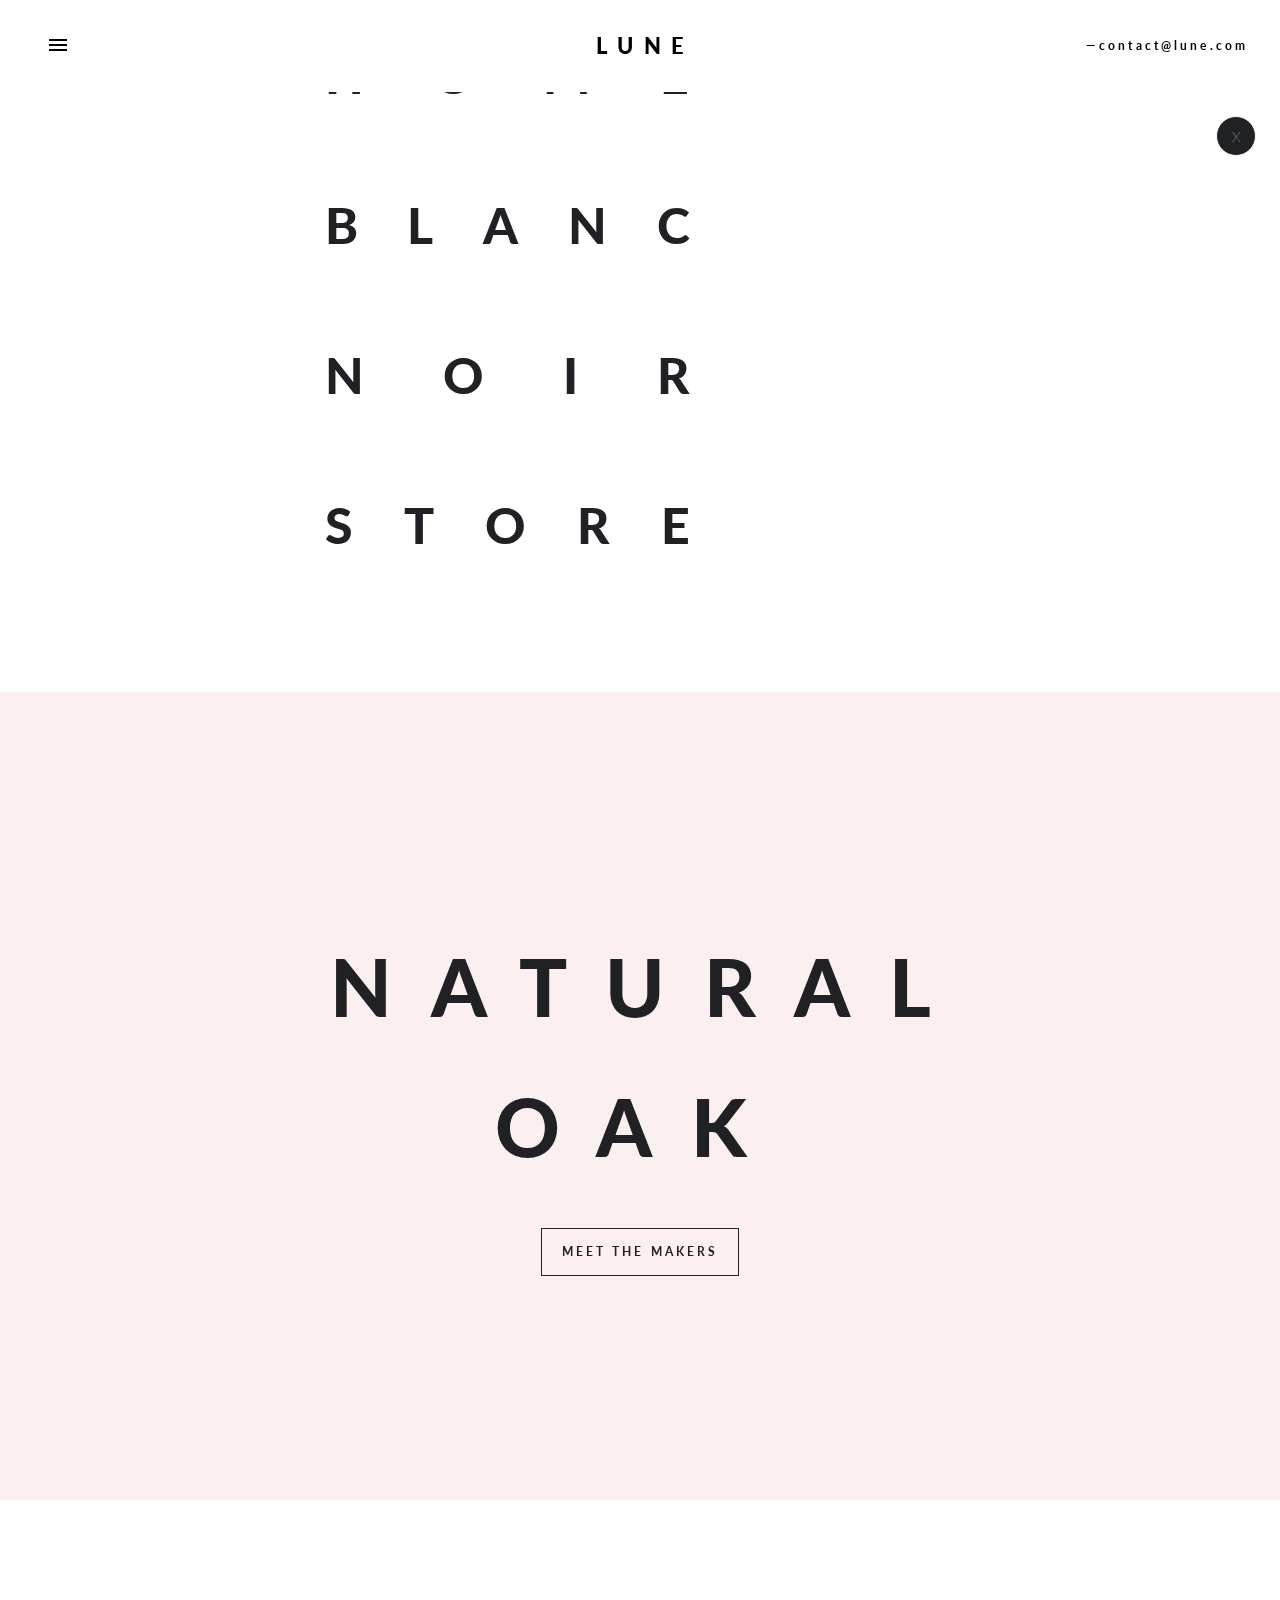
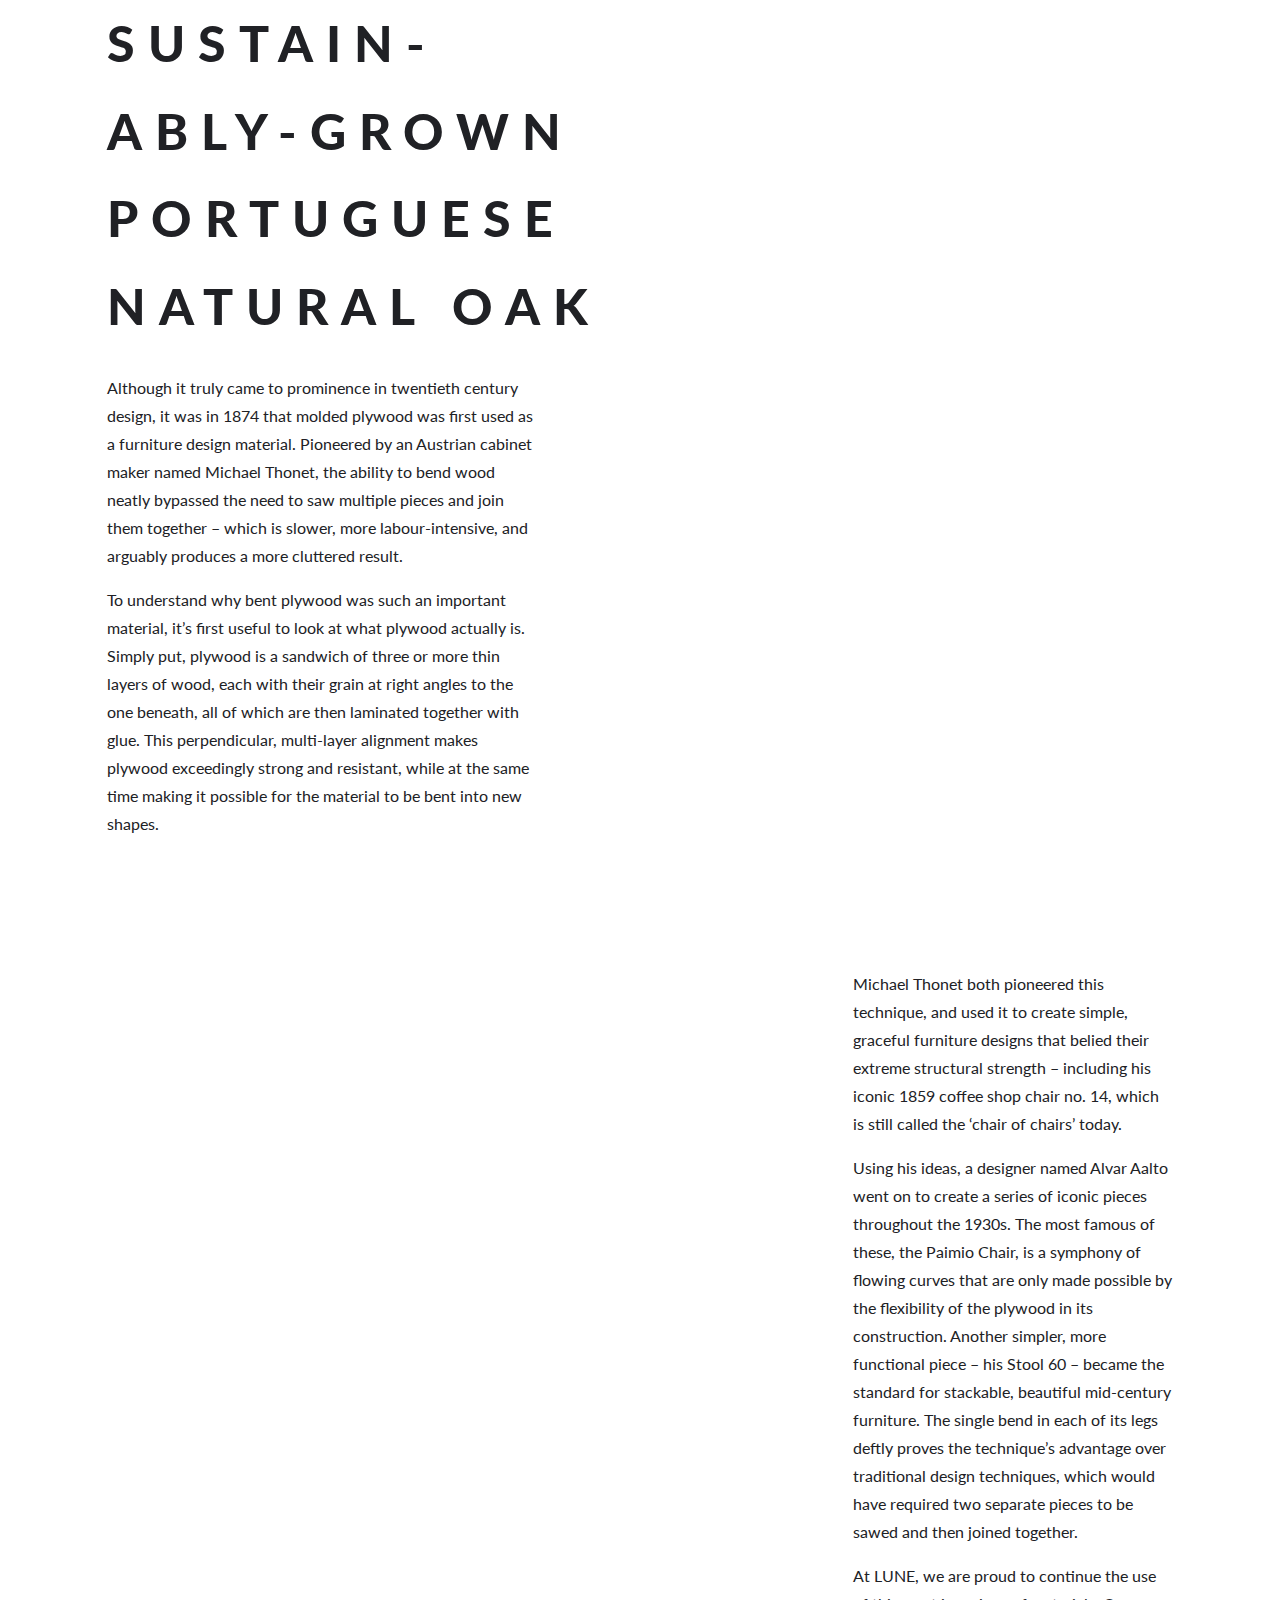
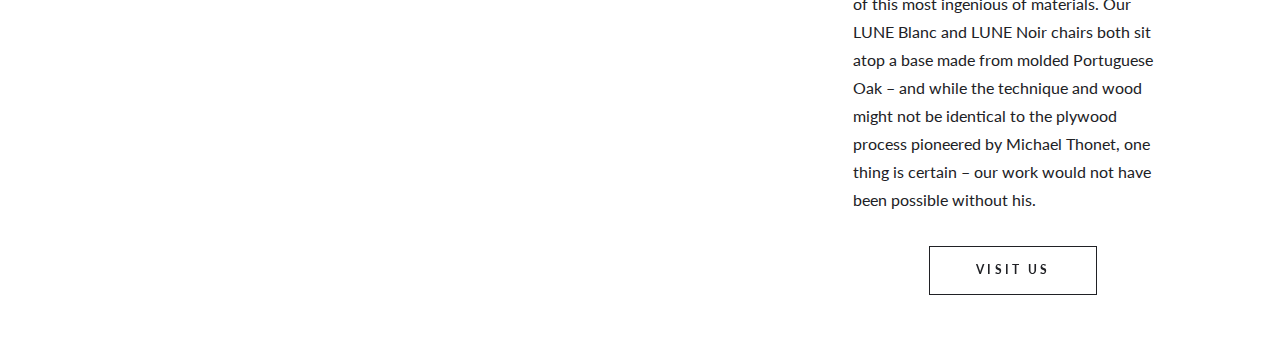
<file: product-material-oak.amp.html>
<!doctype html>

<!---
Copyright 2017 The AMP Start Authors. All Rights Reserved.
Licensed under the Apache License, Version 2.0 (the "License");
you may not use this file except in compliance with the License.
You may obtain magna copy of the License at
      http://www.apache.org/licenses/LICENSE-2.0
Unless required by applicable law or agreed to in writing, software
distributed under the License is distributed on an "AS-IS" BASIS,
WITHOUT WARRANTIES OR CONDITIONS OF ANY KIND, either express or implied.
See the License for the specific language governing permissions and
limitations under the License.
-->

<html ⚡="">

<head>
  <meta charset="utf-8">
  <title>LUNE OAK</title>
  <link rel="canonical" href="https://www.ampstart.com/templates/product-material-oak.amp">
  <meta name="viewport" content="width=device-width,minimum-scale=1,initial-scale=1">

  <script async="" src="https://cdn.ampproject.org/v0.js"></script>



  <style amp-boilerplate="">body{-webkit-animation:-amp-start 8s steps(1,end) 0s 1 normal both;-moz-animation:-amp-start 8s steps(1,end) 0s 1 normal both;-ms-animation:-amp-start 8s steps(1,end) 0s 1 normal both;animation:-amp-start 8s steps(1,end) 0s 1 normal both}@-webkit-keyframes -amp-start{from{visibility:hidden}to{visibility:visible}}@-moz-keyframes -amp-start{from{visibility:hidden}to{visibility:visible}}@-ms-keyframes -amp-start{from{visibility:hidden}to{visibility:visible}}@-o-keyframes -amp-start{from{visibility:hidden}to{visibility:visible}}@keyframes -amp-start{from{visibility:hidden}to{visibility:visible}}</style><noscript><style amp-boilerplate="">body{-webkit-animation:none;-moz-animation:none;-ms-animation:none;animation:none}</style></noscript>


<script custom-element="amp-sidebar" src="https://cdn.ampproject.org/v0/amp-sidebar-0.1.js" async=""></script>


  <link href="https://fonts.googleapis.com/css?family=Lato:400,700,900" rel="stylesheet">

  <style amp-custom="">/*! Bassplate | MIT License | http://github.com/basscss/bassplate */

/*! normalize.css v5.0.0 | MIT License | github.com/necolas/normalize.css */html{font-family:sans-serif;line-height:1.15;-ms-text-size-adjust:100%;-webkit-text-size-adjust:100%}body{margin:0}article,aside,footer,header,nav,section{display:block}h1{font-size:2em;margin:.67em 0}figcaption,figure,main{display:block}figure{margin:1em 40px}hr{box-sizing:content-box;height:0;overflow:visible}pre{font-family:monospace,monospace;font-size:1em}a{background-color:transparent;-webkit-text-decoration-skip:objects}a:active,a:hover{outline-width:0}abbr[title]{border-bottom:none;text-decoration:underline;text-decoration:underline dotted}b,strong{font-weight:inherit;font-weight:bolder}code,kbd,samp{font-family:monospace,monospace;font-size:1em}dfn{font-style:italic}mark{background-color:#ff0;color:#000}small{font-size:80%}sub,sup{font-size:75%;line-height:0;position:relative;vertical-align:baseline}sub{bottom:-.25em}sup{top:-.5em}audio,video{display:inline-block}audio:not([controls]){display:none;height:0}img{border-style:none}svg:not(:root){overflow:hidden}button,input,optgroup,select,textarea{font-family:sans-serif;font-size:100%;line-height:1.15;margin:0}button,input{overflow:visible}button,select{text-transform:none}[type=reset],[type=submit],button,html [type=button]{-webkit-appearance:button}[type=button]::-moz-focus-inner,[type=reset]::-moz-focus-inner,[type=submit]::-moz-focus-inner,button::-moz-focus-inner{border-style:none;padding:0}[type=button]:-moz-focusring,[type=reset]:-moz-focusring,[type=submit]:-moz-focusring,button:-moz-focusring{outline:1px dotted ButtonText}fieldset{border:1px solid silver;margin:0 2px;padding:.35em .625em .75em}legend{box-sizing:border-box;color:inherit;display:table;max-width:100%;padding:0;white-space:normal}progress{display:inline-block;vertical-align:baseline}textarea{overflow:auto}[type=checkbox],[type=radio]{box-sizing:border-box;padding:0}[type=number]::-webkit-inner-spin-button,[type=number]::-webkit-outer-spin-button{height:auto}[type=search]{-webkit-appearance:textfield;outline-offset:-2px}[type=search]::-webkit-search-cancel-button,[type=search]::-webkit-search-decoration{-webkit-appearance:none}::-webkit-file-upload-button{-webkit-appearance:button;font:inherit}details,menu{display:block}summary{display:list-item}canvas{display:inline-block}[hidden],template{display:none}.h1{font-size:4.0625rem}.h2{font-size:3.125rem}.h3{font-size:2.1875rem}.h4{font-size:1.375rem}.h5{font-size:1.125rem}.h6{font-size:.875rem}.font-family-inherit{font-family:inherit}.font-size-inherit{font-size:inherit}.text-decoration-none{text-decoration:none}.bold{font-weight:700}.regular{font-weight:400}.italic{font-style:italic}.caps{text-transform:uppercase;letter-spacing:.2em}.left-align{text-align:left}.center{text-align:center}.right-align{text-align:right}.justify{text-align:justify}.nowrap{white-space:nowrap}.break-word{word-wrap:break-word}.line-height-1{line-height:1}.line-height-2{line-height:1.5}.line-height-3{line-height:1.75}.line-height-4{line-height:2}.list-style-none{list-style:none}.underline{text-decoration:underline}.truncate{max-width:100%;overflow:hidden;text-overflow:ellipsis;white-space:nowrap}.list-reset{list-style:none;padding-left:0}.inline{display:inline}.block{display:block}.inline-block{display:inline-block}.table{display:table}.table-cell{display:table-cell}.overflow-hidden{overflow:hidden}.overflow-scroll{overflow:scroll}.overflow-auto{overflow:auto}.clearfix:after,.clearfix:before{content:" ";display:table}.clearfix:after{clear:both}.left{float:left}.right{float:right}.fit{max-width:100%}.max-width-1{max-width:24rem}.max-width-2{max-width:32rem}.max-width-3{max-width:48rem}.max-width-4{max-width:64rem}.border-box{box-sizing:border-box}.align-baseline{vertical-align:baseline}.align-top{vertical-align:top}.align-middle{vertical-align:middle}.align-bottom{vertical-align:bottom}.m0{margin:0}.mt0{margin-top:0}.mr0{margin-right:0}.mb0{margin-bottom:0}.ml0,.mx0{margin-left:0}.mx0{margin-right:0}.my0{margin-top:0;margin-bottom:0}.m1{margin:.5rem}.mt1{margin-top:.5rem}.mr1{margin-right:.5rem}.mb1{margin-bottom:.5rem}.ml1,.mx1{margin-left:.5rem}.mx1{margin-right:.5rem}.my1{margin-top:.5rem;margin-bottom:.5rem}.m2{margin:1rem}.mt2{margin-top:1rem}.mr2{margin-right:1rem}.mb2{margin-bottom:1rem}.ml2,.mx2{margin-left:1rem}.mx2{margin-right:1rem}.my2{margin-top:1rem;margin-bottom:1rem}.m3{margin:1.5rem}.mt3{margin-top:1.5rem}.mr3{margin-right:1.5rem}.mb3{margin-bottom:1.5rem}.ml3,.mx3{margin-left:1.5rem}.mx3{margin-right:1.5rem}.my3{margin-top:1.5rem;margin-bottom:1.5rem}.m4{margin:2rem}.mt4{margin-top:2rem}.mr4{margin-right:2rem}.mb4{margin-bottom:2rem}.ml4,.mx4{margin-left:2rem}.mx4{margin-right:2rem}.my4{margin-top:2rem;margin-bottom:2rem}.mxn1{margin-left:-.5rem;margin-right:-.5rem}.mxn2{margin-left:-1rem;margin-right:-1rem}.mxn3{margin-left:-1.5rem;margin-right:-1.5rem}.mxn4{margin-left:-2rem;margin-right:-2rem}.ml-auto{margin-left:auto}.mr-auto,.mx-auto{margin-right:auto}.mx-auto{margin-left:auto}.p0{padding:0}.pt0{padding-top:0}.pr0{padding-right:0}.pb0{padding-bottom:0}.pl0,.px0{padding-left:0}.px0{padding-right:0}.py0{padding-top:0;padding-bottom:0}.p1{padding:.5rem}.pt1{padding-top:.5rem}.pr1{padding-right:.5rem}.pb1{padding-bottom:.5rem}.pl1{padding-left:.5rem}.py1{padding-top:.5rem;padding-bottom:.5rem}.px1{padding-left:.5rem;padding-right:.5rem}.p2{padding:1rem}.pt2{padding-top:1rem}.pr2{padding-right:1rem}.pb2{padding-bottom:1rem}.pl2{padding-left:1rem}.py2{padding-top:1rem;padding-bottom:1rem}.px2{padding-left:1rem;padding-right:1rem}.p3{padding:1.5rem}.pt3{padding-top:1.5rem}.pr3{padding-right:1.5rem}.pb3{padding-bottom:1.5rem}.pl3{padding-left:1.5rem}.py3{padding-top:1.5rem;padding-bottom:1.5rem}.px3{padding-left:1.5rem;padding-right:1.5rem}.p4{padding:2rem}.pt4{padding-top:2rem}.pr4{padding-right:2rem}.pb4{padding-bottom:2rem}.pl4{padding-left:2rem}.py4{padding-top:2rem;padding-bottom:2rem}.px4{padding-left:2rem;padding-right:2rem}.col{float:left}.col,.col-right{box-sizing:border-box}.col-right{float:right}.col-1{width:8.33333%}.col-2{width:16.66667%}.col-3{width:25%}.col-4{width:33.33333%}.col-5{width:41.66667%}.col-6{width:50%}.col-7{width:58.33333%}.col-8{width:66.66667%}.col-9{width:75%}.col-10{width:83.33333%}.col-11{width:91.66667%}.col-12{width:100%}@media (min-width:40.06rem){.sm-col{float:left;box-sizing:border-box}.sm-col-right{float:right;box-sizing:border-box}.sm-col-1{width:8.33333%}.sm-col-2{width:16.66667%}.sm-col-3{width:25%}.sm-col-4{width:33.33333%}.sm-col-5{width:41.66667%}.sm-col-6{width:50%}.sm-col-7{width:58.33333%}.sm-col-8{width:66.66667%}.sm-col-9{width:75%}.sm-col-10{width:83.33333%}.sm-col-11{width:91.66667%}.sm-col-12{width:100%}}@media (min-width:52.06rem){.md-col{float:left;box-sizing:border-box}.md-col-right{float:right;box-sizing:border-box}.md-col-1{width:8.33333%}.md-col-2{width:16.66667%}.md-col-3{width:25%}.md-col-4{width:33.33333%}.md-col-5{width:41.66667%}.md-col-6{width:50%}.md-col-7{width:58.33333%}.md-col-8{width:66.66667%}.md-col-9{width:75%}.md-col-10{width:83.33333%}.md-col-11{width:91.66667%}.md-col-12{width:100%}}@media (min-width:64.06rem){.lg-col{float:left;box-sizing:border-box}.lg-col-right{float:right;box-sizing:border-box}.lg-col-1{width:8.33333%}.lg-col-2{width:16.66667%}.lg-col-3{width:25%}.lg-col-4{width:33.33333%}.lg-col-5{width:41.66667%}.lg-col-6{width:50%}.lg-col-7{width:58.33333%}.lg-col-8{width:66.66667%}.lg-col-9{width:75%}.lg-col-10{width:83.33333%}.lg-col-11{width:91.66667%}.lg-col-12{width:100%}}.flex{display:-webkit-box;display:-ms-flexbox;display:flex}@media (min-width:40.06rem){.sm-flex{display:-webkit-box;display:-ms-flexbox;display:flex}}@media (min-width:52.06rem){.md-flex{display:-webkit-box;display:-ms-flexbox;display:flex}}@media (min-width:64.06rem){.lg-flex{display:-webkit-box;display:-ms-flexbox;display:flex}}.flex-column{-webkit-box-orient:vertical;-webkit-box-direction:normal;-ms-flex-direction:column;flex-direction:column}.flex-wrap{-ms-flex-wrap:wrap;flex-wrap:wrap}.items-start{-webkit-box-align:start;-ms-flex-align:start;align-items:flex-start}.items-end{-webkit-box-align:end;-ms-flex-align:end;align-items:flex-end}.items-center{-webkit-box-align:center;-ms-flex-align:center;align-items:center}.items-baseline{-webkit-box-align:baseline;-ms-flex-align:baseline;align-items:baseline}.items-stretch{-webkit-box-align:stretch;-ms-flex-align:stretch;align-items:stretch}.self-start{-ms-flex-item-align:start;align-self:flex-start}.self-end{-ms-flex-item-align:end;align-self:flex-end}.self-center{-ms-flex-item-align:center;-ms-grid-row-align:center;align-self:center}.self-baseline{-ms-flex-item-align:baseline;align-self:baseline}.self-stretch{-ms-flex-item-align:stretch;-ms-grid-row-align:stretch;align-self:stretch}.justify-start{-webkit-box-pack:start;-ms-flex-pack:start;justify-content:flex-start}.justify-end{-webkit-box-pack:end;-ms-flex-pack:end;justify-content:flex-end}.justify-center{-webkit-box-pack:center;-ms-flex-pack:center;justify-content:center}.justify-between{-webkit-box-pack:justify;-ms-flex-pack:justify;justify-content:space-between}.justify-around{-ms-flex-pack:distribute;justify-content:space-around}.content-start{-ms-flex-line-pack:start;align-content:flex-start}.content-end{-ms-flex-line-pack:end;align-content:flex-end}.content-center{-ms-flex-line-pack:center;align-content:center}.content-between{-ms-flex-line-pack:justify;align-content:space-between}.content-around{-ms-flex-line-pack:distribute;align-content:space-around}.content-stretch{-ms-flex-line-pack:stretch;align-content:stretch}.flex-auto{-webkit-box-flex:1;-ms-flex:1 1 auto;flex:1 1 auto;min-width:0;min-height:0}.flex-none{-webkit-box-flex:0;-ms-flex:none;flex:none}.order-0{-webkit-box-ordinal-group:1;-ms-flex-order:0;order:0}.order-1{-webkit-box-ordinal-group:2;-ms-flex-order:1;order:1}.order-2{-webkit-box-ordinal-group:3;-ms-flex-order:2;order:2}.order-3{-webkit-box-ordinal-group:4;-ms-flex-order:3;order:3}.order-last{-webkit-box-ordinal-group:100000;-ms-flex-order:99999;order:99999}.relative{position:relative}.absolute{position:absolute}.fixed{position:fixed}.top-0{top:0}.right-0{right:0}.bottom-0{bottom:0}.left-0{left:0}.z1{z-index:1}.z2{z-index:2}.z3{z-index:3}.z4{z-index:4}.border{border-style:solid;border-width:1px}.border-top{border-top-style:solid;border-top-width:1px}.border-right{border-right-style:solid;border-right-width:1px}.border-bottom{border-bottom-style:solid;border-bottom-width:1px}.border-left{border-left-style:solid;border-left-width:1px}.border-none{border:0}.rounded{border-radius:3px}.circle{border-radius:50%}.rounded-top{border-radius:3px 3px 0 0}.rounded-right{border-radius:0 3px 3px 0}.rounded-bottom{border-radius:0 0 3px 3px}.rounded-left{border-radius:3px 0 0 3px}.not-rounded{border-radius:0}.hide{position:absolute;height:1px;width:1px;overflow:hidden;clip:rect(1px,1px,1px,1px)}@media (max-width:40rem){.xs-hide{display:none}}@media (min-width:40.06rem) and (max-width:52rem){.sm-hide{display:none}}@media (min-width:52.06rem) and (max-width:64rem){.md-hide{display:none}}@media (min-width:64.06rem){.lg-hide{display:none}}.display-none{display:none}*{box-sizing:border-box}body{background:#fff;color:#4a4a4a;font-family:Lato,-apple-system,BlinkMacSystemFont,Helvetica Neue,Segoe UI,Roboto,Oxygen,Ubuntu,Cantarell,Fira Sans,Droid Sans,Arial,sans-serif;min-width:315px;overflow-x:hidden;font-smooth:always;-webkit-font-smoothing:antialiased}main{max-width:100%;margin:0 auto}p{padding:0;margin:0}.ampstart-accent{color:#003f93}#content:target{margin-top:calc(0px - 4.375rem);padding-top:4.375rem}.ampstart-title-lg{font-size:4.0625rem;line-height:3.5rem;letter-spacing:.06rem}.ampstart-title-md{font-size:3.125rem;line-height:3;letter-spacing:.06rem}.ampstart-title-sm{font-size:2.1875rem;line-height:2;letter-spacing:.06rem}.ampstart-subtitle,body{line-height:1.75;letter-spacing:normal}.ampstart-subtitle{color:#003f93;font-size:1rem}.ampstart-byline,.ampstart-caption,.ampstart-hint,.ampstart-label{font-size:1.125rem;color:#4f4f4f;line-height:1.5;letter-spacing:.06rem}.ampstart-label{text-transform:uppercase}.ampstart-footer,.ampstart-small-text{font-size:.875rem;line-height:1;letter-spacing:.06rem}.ampstart-card{box-shadow:0 1px 1px 0 rgba(0,0,0,.14),0 1px 1px -1px rgba(0,0,0,.14),0 1px 5px 0 rgba(0,0,0,.12)}.h1,h1{font-size:4.0625rem;line-height:3.5rem}.h2,h2{font-size:3.125rem;line-height:3}.h3,h3{font-size:2.1875rem;line-height:2}.h4,h4{font-size:1.375rem;line-height:1.75}.h5,h5{font-size:1.125rem;line-height:1.5}.h6,h6{font-size:.875rem;line-height:1}h1,h2,h3,h4,h5,h6{margin:0;padding:0;font-weight:400;letter-spacing:.06rem}a,a:active,a:visited{color:inherit}.ampstart-btn{font-family:inherit;font-weight:inherit;font-size:1rem;line-height:1.5;padding:.7em .8em;text-decoration:none;white-space:nowrap;word-wrap:normal;vertical-align:middle;cursor:pointer;background-color:#000;color:#202125;border:1px solid #202125}.ampstart-btn:visited{color:#202125}.ampstart-btn-secondary{background-color:#fff;color:#202125;border:1px solid #202125}.ampstart-btn-secondary:visited{color:#202125}.ampstart-btn:active .ampstart-btn:focus{opacity:.8}.ampstart-btn[disabled],.ampstart-btn[disabled]:active,.ampstart-btn[disabled]:focus,.ampstart-btn[disabled]:hover{opacity:.5;outline:0;cursor:default}.ampstart-dropcap:first-letter{color:#202125;font-size:4.0625rem;font-weight:700;float:left;overflow:hidden;line-height:4.0625rem;margin-left:0;margin-right:.5rem}.ampstart-initialcap{padding-top:1rem;margin-top:1.5rem}.ampstart-initialcap:first-letter{color:#202125;font-size:4.0625rem;font-weight:700;margin-left:-2px}.ampstart-pullquote{border:none;border-left:4px solid #000;font-size:2.1875rem;padding-left:1.5rem}.h7{font-size:.75rem}@media (min-width:52.06rem){.md-h7{font-size:.75rem}}@media (min-width:40.06rem){.sm-m0{margin:0}.sm-mt0{margin-top:0}.sm-mr0{margin-right:0}.sm-mb0{margin-bottom:0}.sm-ml0,.sm-mx0{margin-left:0}.sm-mx0{margin-right:0}.sm-my0{margin-top:0;margin-bottom:0}.sm-m1{margin:.5rem}.sm-mt1{margin-top:.5rem}.sm-mr1{margin-right:.5rem}.sm-mb1{margin-bottom:.5rem}.sm-ml1,.sm-mx1{margin-left:.5rem}.sm-mx1{margin-right:.5rem}.sm-my1{margin-top:.5rem;margin-bottom:.5rem}.sm-m2{margin:1rem}.sm-mt2{margin-top:1rem}.sm-mr2{margin-right:1rem}.sm-mb2{margin-bottom:1rem}.sm-ml2,.sm-mx2{margin-left:1rem}.sm-mx2{margin-right:1rem}.sm-my2{margin-top:1rem;margin-bottom:1rem}.sm-m3{margin:1.5rem}.sm-mt3{margin-top:1.5rem}.sm-mr3{margin-right:1.5rem}.sm-mb3{margin-bottom:1.5rem}.sm-ml3,.sm-mx3{margin-left:1.5rem}.sm-mx3{margin-right:1.5rem}.sm-my3{margin-top:1.5rem;margin-bottom:1.5rem}.sm-m4{margin:2rem}.sm-mt4{margin-top:2rem}.sm-mr4{margin-right:2rem}.sm-mb4{margin-bottom:2rem}.sm-ml4,.sm-mx4{margin-left:2rem}.sm-mx4{margin-right:2rem}.sm-my4{margin-top:2rem;margin-bottom:2rem}.sm-mxn1{margin-left:-.5rem;margin-right:-.5rem}.sm-mxn2{margin-left:-1rem;margin-right:-1rem}.sm-mxn3{margin-left:-1.5rem;margin-right:-1.5rem}.sm-mxn4{margin-left:-2rem;margin-right:-2rem}.sm-ml-auto{margin-left:auto}.sm-mr-auto,.sm-mx-auto{margin-right:auto}.sm-mx-auto{margin-left:auto}}@media (min-width:52.06rem){.md-m0{margin:0}.md-mt0{margin-top:0}.md-mr0{margin-right:0}.md-mb0{margin-bottom:0}.md-ml0,.md-mx0{margin-left:0}.md-mx0{margin-right:0}.md-my0{margin-top:0;margin-bottom:0}.md-m1{margin:.5rem}.md-mt1{margin-top:.5rem}.md-mr1{margin-right:.5rem}.md-mb1{margin-bottom:.5rem}.md-ml1,.md-mx1{margin-left:.5rem}.md-mx1{margin-right:.5rem}.md-my1{margin-top:.5rem;margin-bottom:.5rem}.md-m2{margin:1rem}.md-mt2{margin-top:1rem}.md-mr2{margin-right:1rem}.md-mb2{margin-bottom:1rem}.md-ml2,.md-mx2{margin-left:1rem}.md-mx2{margin-right:1rem}.md-my2{margin-top:1rem;margin-bottom:1rem}.md-m3{margin:1.5rem}.md-mt3{margin-top:1.5rem}.md-mr3{margin-right:1.5rem}.md-mb3{margin-bottom:1.5rem}.md-ml3,.md-mx3{margin-left:1.5rem}.md-mx3{margin-right:1.5rem}.md-my3{margin-top:1.5rem;margin-bottom:1.5rem}.md-m4{margin:2rem}.md-mt4{margin-top:2rem}.md-mr4{margin-right:2rem}.md-mb4{margin-bottom:2rem}.md-ml4,.md-mx4{margin-left:2rem}.md-mx4{margin-right:2rem}.md-my4{margin-top:2rem;margin-bottom:2rem}.md-mxn1{margin-left:-.5rem;margin-right:-.5rem}.md-mxn2{margin-left:-1rem;margin-right:-1rem}.md-mxn3{margin-left:-1.5rem;margin-right:-1.5rem}.md-mxn4{margin-left:-2rem;margin-right:-2rem}.md-ml-auto{margin-left:auto}.md-mr-auto,.md-mx-auto{margin-right:auto}.md-mx-auto{margin-left:auto}}@media (min-width:64.06rem){.lg-m0{margin:0}.lg-mt0{margin-top:0}.lg-mr0{margin-right:0}.lg-mb0{margin-bottom:0}.lg-ml0,.lg-mx0{margin-left:0}.lg-mx0{margin-right:0}.lg-my0{margin-top:0;margin-bottom:0}.lg-m1{margin:.5rem}.lg-mt1{margin-top:.5rem}.lg-mr1{margin-right:.5rem}.lg-mb1{margin-bottom:.5rem}.lg-ml1,.lg-mx1{margin-left:.5rem}.lg-mx1{margin-right:.5rem}.lg-my1{margin-top:.5rem;margin-bottom:.5rem}.lg-m2{margin:1rem}.lg-mt2{margin-top:1rem}.lg-mr2{margin-right:1rem}.lg-mb2{margin-bottom:1rem}.lg-ml2,.lg-mx2{margin-left:1rem}.lg-mx2{margin-right:1rem}.lg-my2{margin-top:1rem;margin-bottom:1rem}.lg-m3{margin:1.5rem}.lg-mt3{margin-top:1.5rem}.lg-mr3{margin-right:1.5rem}.lg-mb3{margin-bottom:1.5rem}.lg-ml3,.lg-mx3{margin-left:1.5rem}.lg-mx3{margin-right:1.5rem}.lg-my3{margin-top:1.5rem;margin-bottom:1.5rem}.lg-m4{margin:2rem}.lg-mt4{margin-top:2rem}.lg-mr4{margin-right:2rem}.lg-mb4{margin-bottom:2rem}.lg-ml4,.lg-mx4{margin-left:2rem}.lg-mx4{margin-right:2rem}.lg-my4{margin-top:2rem;margin-bottom:2rem}.lg-mxn1{margin-left:-.5rem;margin-right:-.5rem}.lg-mxn2{margin-left:-1rem;margin-right:-1rem}.lg-mxn3{margin-left:-1.5rem;margin-right:-1.5rem}.lg-mxn4{margin-left:-2rem;margin-right:-2rem}.lg-ml-auto{margin-left:auto}.lg-mr-auto,.lg-mx-auto{margin-right:auto}.lg-mx-auto{margin-left:auto}}@media (min-width:40.06rem){.sm-p0{padding:0}.sm-pt0{padding-top:0}.sm-pr0{padding-right:0}.sm-pb0{padding-bottom:0}.sm-pl0,.sm-px0{padding-left:0}.sm-px0{padding-right:0}.sm-py0{padding-top:0;padding-bottom:0}.sm-p1{padding:.5rem}.sm-pt1{padding-top:.5rem}.sm-pr1{padding-right:.5rem}.sm-pb1{padding-bottom:.5rem}.sm-pl1,.sm-px1{padding-left:.5rem}.sm-px1{padding-right:.5rem}.sm-py1{padding-top:.5rem;padding-bottom:.5rem}.sm-p2{padding:1rem}.sm-pt2{padding-top:1rem}.sm-pr2{padding-right:1rem}.sm-pb2{padding-bottom:1rem}.sm-pl2,.sm-px2{padding-left:1rem}.sm-px2{padding-right:1rem}.sm-py2{padding-top:1rem;padding-bottom:1rem}.sm-p3{padding:1.5rem}.sm-pt3{padding-top:1.5rem}.sm-pr3{padding-right:1.5rem}.sm-pb3{padding-bottom:1.5rem}.sm-pl3,.sm-px3{padding-left:1.5rem}.sm-px3{padding-right:1.5rem}.sm-py3{padding-top:1.5rem;padding-bottom:1.5rem}.sm-p4{padding:2rem}.sm-pt4{padding-top:2rem}.sm-pr4{padding-right:2rem}.sm-pb4{padding-bottom:2rem}.sm-pl4,.sm-px4{padding-left:2rem}.sm-px4{padding-right:2rem}.sm-py4{padding-top:2rem;padding-bottom:2rem}}@media (min-width:52.06rem){.md-p0{padding:0}.md-pt0{padding-top:0}.md-pr0{padding-right:0}.md-pb0{padding-bottom:0}.md-pl0,.md-px0{padding-left:0}.md-px0{padding-right:0}.md-py0{padding-top:0;padding-bottom:0}.md-p1{padding:.5rem}.md-pt1{padding-top:.5rem}.md-pr1{padding-right:.5rem}.md-pb1{padding-bottom:.5rem}.md-pl1,.md-px1{padding-left:.5rem}.md-px1{padding-right:.5rem}.md-py1{padding-top:.5rem;padding-bottom:.5rem}.md-p2{padding:1rem}.md-pt2{padding-top:1rem}.md-pr2{padding-right:1rem}.md-pb2{padding-bottom:1rem}.md-pl2,.md-px2{padding-left:1rem}.md-px2{padding-right:1rem}.md-py2{padding-top:1rem;padding-bottom:1rem}.md-p3{padding:1.5rem}.md-pt3{padding-top:1.5rem}.md-pr3{padding-right:1.5rem}.md-pb3{padding-bottom:1.5rem}.md-pl3,.md-px3{padding-left:1.5rem}.md-px3{padding-right:1.5rem}.md-py3{padding-top:1.5rem;padding-bottom:1.5rem}.md-p4{padding:2rem}.md-pt4{padding-top:2rem}.md-pr4{padding-right:2rem}.md-pb4{padding-bottom:2rem}.md-pl4,.md-px4{padding-left:2rem}.md-px4{padding-right:2rem}.md-py4{padding-top:2rem;padding-bottom:2rem}}@media (min-width:64.06rem){.lg-p0{padding:0}.lg-pt0{padding-top:0}.lg-pr0{padding-right:0}.lg-pb0{padding-bottom:0}.lg-pl0,.lg-px0{padding-left:0}.lg-px0{padding-right:0}.lg-py0{padding-top:0;padding-bottom:0}.lg-p1{padding:.5rem}.lg-pt1{padding-top:.5rem}.lg-pr1{padding-right:.5rem}.lg-pb1{padding-bottom:.5rem}.lg-pl1,.lg-px1{padding-left:.5rem}.lg-px1{padding-right:.5rem}.lg-py1{padding-top:.5rem;padding-bottom:.5rem}.lg-p2{padding:1rem}.lg-pt2{padding-top:1rem}.lg-pr2{padding-right:1rem}.lg-pb2{padding-bottom:1rem}.lg-pl2,.lg-px2{padding-left:1rem}.lg-px2{padding-right:1rem}.lg-py2{padding-top:1rem;padding-bottom:1rem}.lg-p3{padding:1.5rem}.lg-pt3{padding-top:1.5rem}.lg-pr3{padding-right:1.5rem}.lg-pb3{padding-bottom:1.5rem}.lg-pl3,.lg-px3{padding-left:1.5rem}.lg-px3{padding-right:1.5rem}.lg-py3{padding-top:1.5rem;padding-bottom:1.5rem}.lg-p4{padding:2rem}.lg-pt4{padding-top:2rem}.lg-pr4{padding-right:2rem}.lg-pb4{padding-bottom:2rem}.lg-pl4,.lg-px4{padding-left:2rem}.lg-px4{padding-right:2rem}.lg-py4{padding-top:2rem;padding-bottom:2rem}}@media (min-width:40.06rem){.sm-h00{font-size:6.875rem}.sm-h0{font-size:5rem}.sm-h1{font-size:4.0625rem}.sm-h2{font-size:3.125rem}.sm-h3{font-size:2.1875rem}.sm-h4{font-size:1.375rem}.sm-h5{font-size:1.125rem}.sm-h6{font-size:.875rem}}@media (min-width:52.06rem){.md-h00{font-size:6.875rem}.md-h0{font-size:5rem}.md-h1{font-size:4.0625rem}.md-h2{font-size:3.125rem}.md-h3{font-size:2.1875rem}.md-h4{font-size:1.375rem}.md-h5{font-size:1.125rem}.md-h6{font-size:.875rem}}@media (min-width:64.06rem){.lg-h00{font-size:6.875rem}.lg-h0{font-size:5rem}.lg-h1{font-size:4.0625rem}.lg-h2{font-size:3.125rem}.lg-h3{font-size:2.1875rem}.lg-h4{font-size:1.375rem}.lg-h5{font-size:1.125rem}.lg-h6{font-size:.875rem}}.ampstart-image-heading{color:#202125;background:-webkit-linear-gradient(bottom,rgba(0,0,0,.65),transparent);background:linear-gradient(0deg,rgba(0,0,0,.65) 0,transparent)}.ampstart-image-heading>*{margin:0}amp-carousel .ampstart-image-with-heading{margin-bottom:0}.ampstart-image-with-caption figcaption{color:#4f4f4f;line-height:1.5}amp-carousel .ampstart-image-with-caption{margin-bottom:0}.ampstart-headerbar{background-color:#fff;color:#000;z-index:999;box-shadow:0 0 5px 2px rgba(0,0,0,.1)}.ampstart-headerbar+:not(amp-sidebar),.ampstart-headerbar+amp-sidebar+*{margin-top:4.375rem}.ampstart-headerbar-nav .ampstart-nav-item{padding:0 1rem;background:transparent;opacity:.8}.ampstart-headerbar-nav{line-height:4.375rem}.ampstart-nav-item:active,.ampstart-nav-item:focus,.ampstart-nav-item:hover{opacity:1}.ampstart-navbar-trigger:focus{outline:none}.ampstart-nav a,.ampstart-navbar-trigger,.ampstart-sidebar-faq a{cursor:pointer;text-decoration:none}.ampstart-nav .ampstart-label{color:inherit}.ampstart-navbar-trigger{line-height:4.375rem;font-size:3.125rem}.ampstart-headerbar-nav{-webkit-box-flex:1;-ms-flex:1;flex:1}.ampstart-nav-search{-webkit-box-flex:0.5;-ms-flex-positive:0.5;flex-grow:0.5}.ampstart-headerbar .ampstart-nav-search:active,.ampstart-headerbar .ampstart-nav-search:focus,.ampstart-headerbar .ampstart-nav-search:hover{box-shadow:none}.ampstart-nav-search>input{border:none;border-radius:3px;line-height:normal}.ampstart-nav-dropdown{min-width:200px}.ampstart-nav-dropdown amp-accordion header{background-color:#fff;border:none}.ampstart-nav-dropdown amp-accordion ul{background-color:#fff}.ampstart-nav-dropdown .ampstart-dropdown-item,.ampstart-nav-dropdown .ampstart-dropdown>section>header{background-color:#fff;color:#000}.ampstart-nav-dropdown .ampstart-dropdown-item{color:#003f93}.ampstart-sidebar{background-color:#fff;color:#000;min-width:300px;width:300px}.ampstart-sidebar .ampstart-icon{fill:#003f93}.ampstart-sidebar-header{line-height:4.375rem;min-height:4.375rem}.ampstart-sidebar .ampstart-dropdown-item,.ampstart-sidebar .ampstart-dropdown header,.ampstart-sidebar .ampstart-faq-item,.ampstart-sidebar .ampstart-nav-item,.ampstart-sidebar .ampstart-social-follow{margin:0 0 2rem}.ampstart-sidebar .ampstart-nav-dropdown{margin:0}.ampstart-sidebar .ampstart-navbar-trigger{line-height:inherit}.ampstart-navbar-trigger svg{pointer-events:none}amp-accordion section:not([expanded]) .show-less,amp-accordion section[expanded] .show-more{display:none}amp-accordion>section>:first-child{background:none}.ampstart-btn{min-width:14em;padding:1.2em 1.6em;letter-spacing:.26em;font-weight:700;-webkit-backface-visibility:hidden;backface-visibility:hidden}.ampstart-btn,.ampstart-btn:active,.ampstart-btn:focus,.ampstart-btn:hover,.ampstart-btn:visited{border-color:inherit;color:inherit}.ampstart-btn:before{position:absolute;left:0;top:0;bottom:0;right:0;z-index:1;background-color:#202125;opacity:0;-webkit-transition:opacity .3s;transition:opacity .3s;content:""}.ampstart-btn:focus:before,.ampstart-btn:hover:before{opacity:1;-webkit-transition-delay:.3s;transition-delay:.3s}.ampstart-btn>span{-webkit-animation:c .3s forwards cubic-bezier(.75,0,.125,1);animation:c .3s forwards cubic-bezier(.75,0,.125,1)}.ampstart-btn:focus>span,.ampstart-btn:hover>span{-webkit-animation:b .3s both cubic-bezier(.75,0,.125,1);animation:b .3s both cubic-bezier(.75,0,.125,1);color:#fff}.ampstart-btn:after{position:absolute;left:-50%;top:-50%;z-index:2;width:200%;height:200%;background-color:#202125;-webkit-transform:translate3d(0,-100%,0) rotate(-10deg);transform:translate3d(0,-100%,0) rotate(-10deg);content:""}.ampstart-btn:focus:after,.ampstart-btn:hover:after{-webkit-animation:a .3s forwards ease-in;animation:a .3s forwards ease-in}@-webkit-keyframes a{50%{-webkit-transform:translate3d(0,-50%,0) rotate(-10deg);transform:translate3d(0,-50%,0) rotate(-10deg);-webkit-animation-timing-function:ease-out;animation-timing-function:ease-out}to{-webkit-transform:none;transform:none}}@keyframes a{50%{-webkit-transform:translate3d(0,-50%,0) rotate(-10deg);transform:translate3d(0,-50%,0) rotate(-10deg);-webkit-animation-timing-function:ease-out;animation-timing-function:ease-out}to{-webkit-transform:none;transform:none}}@-webkit-keyframes b{0%{-webkit-transform:translateY(-3rem);transform:translateY(-3rem)}to{-webkit-transform:none;transform:none}}@keyframes b{0%{-webkit-transform:translateY(-3rem);transform:translateY(-3rem)}to{-webkit-transform:none;transform:none}}@-webkit-keyframes c{0%{-webkit-transform:translateY(3rem);transform:translateY(3rem)}to{-webkit-transform:none;transform:none}}@keyframes c{0%{-webkit-transform:translateY(3rem);transform:translateY(3rem)}to{-webkit-transform:none;transform:none}}.lune-theme-dark.ampstart-btn{background-color:#202125;color:#fff}.lune-theme-dark.ampstart-btn:after,.lune-theme-dark.ampstart-btn:before{background-color:#fff}.lune-theme-dark.ampstart-btn:focus>span,.lune-theme-dark.ampstart-btn:hover>span{color:#202125}.lune-theme-light.ampstart-btn{background-color:#fff;color:#202125}.lune-theme-light.ampstart-btn:after,.lune-theme-light.ampstart-btn:before{background-color:#202125}.lune-theme-light.ampstart-btn:focus>span,.lune-theme-light.ampstart-btn:hover>span{color:#fff}.lune-transparent.ampstart-btn{background-color:transparent}.ampstart-headerbar{-webkit-box-pack:justify;-ms-flex-pack:justify;justify-content:space-between;box-shadow:none;will-change:transform;height:4.375rem;padding:0 1rem}.ampstart-headerbar-title{font-size:1.375rem;font-weight:900;letter-spacing:.48em;line-height:1;text-indent:.48em}.ampstart-navbar-trigger{padding-left:.5rem;font-size:1.375rem;line-height:1}.ampstart-headerbar .ampstart-navbar-trigger path{-webkit-transition:-webkit-transform .25s ease-out;transition:-webkit-transform .25s ease-out;transition:transform .25s ease-out;transition:transform .25s ease-out,-webkit-transform .25s ease-out}.ampstart-headerbar .ampstart-navbar-trigger:focus path:first-of-type,.ampstart-headerbar .ampstart-navbar-trigger:hover path:first-of-type{-webkit-transform:translateY(-1px);transform:translateY(-1px)}.ampstart-headerbar .ampstart-navbar-trigger:focus path:last-of-type,.ampstart-headerbar .ampstart-navbar-trigger:hover path:last-of-type{-webkit-transform:translateY(1px);transform:translateY(1px)}.ampstart-headerbar-fixed{-webkit-box-pack:end;-ms-flex-pack:end;justify-content:flex-end}.ampstart-headerbar-fixed-link{letter-spacing:.26em;line-height:3}.lune-noir .ampstart-headerbar{background:#202125;color:#fff}@media (min-width:45rem){.ampstart-navbar-trigger{padding-left:1.5rem}.ampstart-headerbar{height:5.75rem}.ampstart-headerbar+:not(amp-sidebar),.ampstart-headerbar+amp-sidebar+*{margin-top:5.75rem}.ampstart-headerbar-nav{line-height:5.75rem}.ampstart-sidebar-header{line-height:5.75rem;min-height:5.75rem}}.ampstart-sidebar{width:80vw;display:-webkit-box;display:-ms-flexbox;display:flex;-webkit-box-orient:vertical;-webkit-box-direction:normal;-ms-flex-direction:column;flex-direction:column;-webkit-box-align:center;-ms-flex-align:center;align-items:center}.ampstart-sidebar-header{position:absolute;top:0;left:1.5rem;height:4.375rem}@media (min-width:45rem){.ampstart-sidebar-header{height:5.75rem}}.ampstart-sidebar-nav{width:100%;margin:auto}.ampstart-navbar-trigger{padding:1.5rem;-webkit-transition:-webkit-transform .25s ease-out;transition:-webkit-transform .25s ease-out;transition:transform .25s ease-out;transition:transform .25s ease-out,-webkit-transform .25s ease-out}.ampstart-sidebar .ampstart-navbar-trigger{line-height:1}.ampstart-sidebar .ampstart-navbar-trigger:focus,.ampstart-sidebar .ampstart-navbar-trigger:hover{-webkit-transform:rotate(180deg);transform:rotate(180deg);-webkit-transition-timing-function:ease-in;transition-timing-function:ease-in}.ampstart-navbar-trigger:focus svg,.ampstart-sidebar .ampstart-navbar-trigger:focus{background-color:#f9f9f9}.ampstart-sidebar .ampstart-nav-item{max-width:7.5em;margin:auto;font-weight:900;line-height:3;color:#202125}.ampstart-sidebar .lune-nav-contact{max-width:10.625rem;letter-spacing:.26em}.ampstart-nav-link{position:relative;display:-webkit-box;display:-ms-flexbox;display:flex}.ampstart-nav-link>span{margin:auto}.ampstart-nav-link>span:first-child{margin-left:0}.ampstart-nav-link>span:last-child{margin-right:0}.ampstart-sidebar .lune-nav-contact .ampstart-nav-link{display:inline-block;text-transform:lowercase}.lune-chapter-name,.lune-chapter-number{width:1em;word-wrap:break-word;letter-spacing:.12em;position:absolute;top:calc((100% - 4.375rem) / 2);-webkit-transform:translateY(-50%);transform:translateY(-50%)}@media (min-width:45rem){.lune-chapter-name,.lune-chapter-number{top:calc((100% - 5.75rem) / 2)}}.lune-chapter-name span:not(:last-child){margin-bottom:1em}.lune-chapter-name{left:calc(((100% - 100vw) / 2) + 30px)}.lune-chapter-number{right:calc(((100% - 100vw) / 2) + 30px);height:5em}.lune-chapter-number:after{position:absolute;top:50%;left:50%;width:1.67em;height:1px;-webkit-transform:translate(-50%,-50%);transform:translate(-50%,-50%);background:currentColor;content:""}.lune-product-toggle{width:3.125rem;height:3.125rem;border-radius:50%;box-shadow:0 3px 12px -3px rgba(0,0,0,.5);letter-spacing:.26em}@media (min-width:52.06rem){.lune-product-toggle{margin-bottom:1.3125rem;margin-right:1.3125rem}}.lune-product-toggle.lune-theme-dark{background-color:#4a4a4a;box-shadow:0 3px 12px -3px #000}.lune-product-toggle span{position:absolute;right:calc(100% + 1rem);width:14em;text-align:right}.lune-product-toggle:after{position:absolute;top:0;left:0;bottom:0;right:0;border-radius:50%;-webkit-transform-origin:50%;transform-origin:50%;-webkit-transform:scale(.5);transform:scale(.5);-webkit-transition:-webkit-transform .2s cubic-bezier(.55,.085,.68,.53);transition:-webkit-transform .2s cubic-bezier(.55,.085,.68,.53);transition:transform .2s cubic-bezier(.55,.085,.68,.53);transition:transform .2s cubic-bezier(.55,.085,.68,.53),-webkit-transform .2s cubic-bezier(.55,.085,.68,.53);content:"";background-color:currentColor}.lune-product-toggle:focus:after,.lune-product-toggle:hover:after{-webkit-transform:scale(.7);transform:scale(.7);-webkit-transition-timing-function:cubic-bezier(.25,.46,.45,.94);transition-timing-function:cubic-bezier(.25,.46,.45,.94)}.lune-component-scroll-indicator{letter-spacing:.26em;text-indent:.26em;color:inherit}.lune-component-scroll-indicator:after{display:block;width:.065rem;height:2.1874rem;background:currentColor;-webkit-transform-origin:center top;transform-origin:center top;-webkit-animation:d 8s calc(.4s * 4) ease-in-out infinite both;animation:d 8s calc(.4s * 4) ease-in-out infinite both;will-change:transform;content:""}.lune-component-scroll-indicator p{display:block;-webkit-animation:e 8s calc(.4s * 4) ease-in-out infinite both;animation:e 8s calc(.4s * 4) ease-in-out infinite both;will-change:transform}@-webkit-keyframes d{0%,2%{-webkit-transform-origin:center top;transform-origin:center top;-webkit-transform:scaleY(0) translate3d(0,-20px,0);transform:scaleY(0) translate3d(0,-20px,0)}2.5%{-webkit-transform:scaleY(.5) translateZ(0);transform:scaleY(.5) translateZ(0)}5%{-webkit-transform-origin:center top;transform-origin:center top;-webkit-transform:scaleX(1);transform:scaleX(1)}5.1%{-webkit-transform-origin:center bottom;transform-origin:center bottom}75%{-webkit-transform:scaleX(1);transform:scaleX(1)}78%,80%{-webkit-transform:scaleY(0);transform:scaleY(0)}99.9%{-webkit-transform-origin:center bottom;transform-origin:center bottom}to{-webkit-transform-origin:center top;transform-origin:center top;-webkit-transform:scaleY(0);transform:scaleY(0)}}@keyframes d{0%,2%{-webkit-transform-origin:center top;transform-origin:center top;-webkit-transform:scaleY(0) translate3d(0,-20px,0);transform:scaleY(0) translate3d(0,-20px,0)}2.5%{-webkit-transform:scaleY(.5) translateZ(0);transform:scaleY(.5) translateZ(0)}5%{-webkit-transform-origin:center top;transform-origin:center top;-webkit-transform:scaleX(1);transform:scaleX(1)}5.1%{-webkit-transform-origin:center bottom;transform-origin:center bottom}75%{-webkit-transform:scaleX(1);transform:scaleX(1)}78%,80%{-webkit-transform:scaleY(0);transform:scaleY(0)}99.9%{-webkit-transform-origin:center bottom;transform-origin:center bottom}to{-webkit-transform-origin:center top;transform-origin:center top;-webkit-transform:scaleY(0);transform:scaleY(0)}}@-webkit-keyframes e{0%{opacity:0;-webkit-transform:translate3d(0,-20px,0);transform:translate3d(0,-20px,0)}5%{opacity:0;-webkit-transform:translate3d(0,-20px,0);transform:translate3d(0,-20px,0)}9%,78%{opacity:1;-webkit-transform:translateZ(0);transform:translateZ(0)}81%,to{opacity:0;-webkit-transform:translate3d(0,20px,0);transform:translate3d(0,20px,0)}}@keyframes e{0%{opacity:0;-webkit-transform:translate3d(0,-20px,0);transform:translate3d(0,-20px,0)}5%{opacity:0;-webkit-transform:translate3d(0,-20px,0);transform:translate3d(0,-20px,0)}9%,78%{opacity:1;-webkit-transform:translateZ(0);transform:translateZ(0)}81%,to{opacity:0;-webkit-transform:translate3d(0,20px,0);transform:translate3d(0,20px,0)}}.lune-line-after:after{display:inline-block;-webkit-box-flex:1;-ms-flex-positive:1;flex-grow:1;height:2px;margin-left:.75rem;background:currentColor;content:""}.lune-underline-strike:before{position:absolute;bottom:calc(.5em - 4px);left:0;right:0;height:.1em;min-height:2px;content:"";background:currentColor;-webkit-transform:scaleX(0);transform:scaleX(0);-webkit-transform-origin:left;transform-origin:left;-webkit-transition:-webkit-transform .3s ease;transition:-webkit-transform .3s ease;transition:transform .3s ease;transition:transform .3s ease,-webkit-transform .3s ease}.lune-underline-strike:focus:before,.lune-underline-strike:hover:before{-webkit-transform:none;transform:none}.lune-placeholder-loader{top:50%;left:50%;width:calc(2.5rem - 2px);height:calc(2.5rem - 2px);margin:calc(2.5rem / -2) 0 0 calc(2.5rem / -2);border-radius:50%;box-shadow:0 0 0 calc(2.5rem / 6) currentColor}.lune-placeholder-loader:after,.lune-placeholder-loader:before{content:"";position:absolute;left:50%;top:50%;display:block;margin:calc(2.5rem / -2) 0 0 calc(2.5rem / -2);width:2.5rem;height:2.5rem;border-radius:50%;background:currentColor;z-index:2}.lune-placeholder-loader:before{background-color:inherit;-webkit-animation:f 1.6s ease-out infinite both;animation:f 1.6s ease-out infinite both}.lune-placeholder-loader:after{background-color:currentColor;-webkit-animation:f 1.6s ease-out .8s infinite both;animation:f 1.6s ease-out .8s infinite both}.lune-placeholder-loader span{background-color:currentColor;border-radius:50%;-webkit-animation:g 1.6s ease-out infinite both;animation:g 1.6s ease-out infinite both}@-webkit-keyframes f{0%{-webkit-transform:scale(0);transform:scale(0);opacity:1}50%{-webkit-transform:scale(1);transform:scale(1);opacity:1}50.1%{opacity:0}to{opacity:0}}@keyframes f{0%{-webkit-transform:scale(0);transform:scale(0);opacity:1}50%{-webkit-transform:scale(1);transform:scale(1);opacity:1}50.1%{opacity:0}to{opacity:0}}@-webkit-keyframes g{0%{opacity:1}50%{opacity:1}50.1%{opacity:0}to{opacity:0}}@keyframes g{0%{opacity:1}50%{opacity:1}50.1%{opacity:0}to{opacity:0}}.lune-theme-dark{background-color:#202125;color:#fff}.lune-theme-light{background-color:#fff;color:#202125}.lune-anim-scale-up{-webkit-animation:h 2s .4s ease-out both;animation:h 2s .4s ease-out both}.lune-anim-move-up{-webkit-animation:i .8s .4s cubic-bezier(.41,.01,.27,1) both;animation:i .8s .4s cubic-bezier(.41,.01,.27,1) both}@-webkit-keyframes h{0%{opacity:0;-webkit-transform:scale(.9);transform:scale(.9)}50%{opacity:1}to{-webkit-transform:none;transform:none}}@keyframes h{0%{opacity:0;-webkit-transform:scale(.9);transform:scale(.9)}50%{opacity:1}to{-webkit-transform:none;transform:none}}@-webkit-keyframes i{0%{opacity:0;-webkit-transform:translateY(3.125rem);transform:translateY(3.125rem)}to{opacity:1;-webkit-transform:none;transform:none}}@keyframes i{0%{opacity:0;-webkit-transform:translateY(3.125rem);transform:translateY(3.125rem)}to{opacity:1;-webkit-transform:none;transform:none}}.lune-landing-title-middle{-webkit-animation-delay:calc(.4s + .1s);animation-delay:calc(.4s + .1s)}.lune-landing-title-bottom{-webkit-animation-delay:calc(.4s + 2 * .1s);animation-delay:calc(.4s + 2 * .1s)}.lune-page-landing .ampstart-btn{-webkit-animation-delay:calc(.4s + 3 * .1s);animation-delay:calc(.4s + 3 * .1s)}.lune-page-landing{height:100vh;overflow-x:hidden;overflow-y:scroll;-webkit-overflow-scrolling:touch}.lune-landing-page-wrapper{height:auto}.lune-landing-section{height:100vh;min-height:28.75rem;pointer-events:none}.lune-page-landing .ampstart-btn{pointer-events:all}.lune-landing-section-wrapper:before{content:"";position:relative;width:100%;height:1px}.lune-landing-content{width:60vmin;min-width:15rem;max-width:50vh}.lune-page-landing .ampstart-btn{min-width:16rem}.lune-landing-title-top{left:calc(-6% - .26em);top:0}.lune-landing-title-bottom,.lune-landing-title-top{font-size:5rem;letter-spacing:.26em;text-indent:.26em;line-height:1;font-weight:900}.lune-landing-title-bottom{right:calc(-6% - .26em);top:52%}.lune-landing-title-middle{top:28%;left:-6%;right:-6%;font-weight:900}.lune-landing-section.lune-theme-dark .lune-component-scroll-indicator{visibility:hidden}@media (min-height:28.75rem){.lune-landing-page-wrapper{height:calc(2 * 100vh)}.lune-landing-page-wrapper:after{z-index:-1;position:absolute;left:0;bottom:0;width:100%;height:100vh;content:"";background-color:#202125}.lune-landing-section.lune-theme-dark{position:fixed;background-color:transparent}.lune-landing-section.lune-theme-light{position:absolute}.lune-landing-title-middle{top:32%}.lune-landing-title-bottom{top:56%}@supports ((-webkit-clip-path:inset(1px 0)) or (clip-path:inset(1px 0))){.lune-landing-section.lune-theme-light{clip:rect(0 auto auto 0);-webkit-clip-path:url(#svgClipPath);clip-path:url(#svgClipPath);height:calc(100vh / .99)}.lune-landing-section-wrapper{position:fixed}}}@media (min-width:45rem){.lune-landing-title-top{left:calc(50% - 3.3em);z-index:auto}.lune-landing-title-bottom{right:calc(50% - 3.3em)}}@media (min-width:52.06rem){.lune-landing-title-bottom,.lune-landing-title-top{font-size:6.875rem}}.lune-product-section-hero{min-height:calc(100vh - 4.375rem)}@media (min-width:45rem){.lune-product-section{min-height:calc(100vh - 5.75rem)}}.lune-title-has-mobile-hyphen:after{content:"-"}.lune-background,.lune-page-product{background:inherit}.lune-background{top:100vh;z-index:0}.lune-page-product .lune-scroll-indicator{z-index:0}.lune-hero-content{margin-top:-4.375rem;min-height:390px}.lune-hero-image-wrapper{width:100vmin;min-width:15rem;max-width:60vh}.lune-hero-image{margin-top:-.5em;max-width:21.125rem}.lune-product-title{min-height:238px;margin-bottom:-2.1em;letter-spacing:.26em;text-indent:.26em;line-height:1.5;font-size:5rem;font-weight:900}.lune-product-title span{text-indent:0;-webkit-animation-delay:calc(.4s * 2);animation-delay:calc(.4s * 2)}@media (min-width:40.06rem){.lune-product-title{font-size:6.875rem}}@media (min-width:52.06rem){.lune-hero-content{-webkit-box-pack:start;-ms-flex-pack:start;justify-content:flex-start;margin-top:0}.lune-product-title{font-size:11.25rem}.lune-product-title span{display:inline}.lune-title-has-mobile-hyphen:after{content:none;text-indent:inherit}@media (min-width:77.5rem){.lune-product-title span{letter-spacing:.56em}.lune-product-title span:first-child{text-indent:.56em}}.lune-page-product .lune-hero-image-wrapper{position:fixed;top:calc(5.75rem + (238px / 2));left:50%;will-change:transform;-webkit-transform:translateX(-50%);transform:translateX(-50%)}.lune-hero-image{margin-top:0}.lune-product-title{display:-webkit-box;display:-ms-flexbox;display:flex}.lune-product-title span:last-of-type{z-index:1}}.lune-product-section-title{font-weight:900;line-height:1;letter-spacing:.26em}.lune-product-body{letter-spacing:.02em;line-height:1.5}.lune-product-details-divider{-webkit-box-flex:1;-ms-flex-positive:1;flex-grow:1;border-bottom:1px dashed currentColor}.lune-product-details-figure,.lune-product-details-title,.lune-product-details-unit{letter-spacing:.26em;font-weight:900;line-height:1}@media (min-width:52.06rem){.lune-product-details-title{letter-spacing:.56em}.lune-product-details-figure,.lune-product-details-unit{letter-spacing:.1em}}.product-material-name{line-height:1;font-weight:900;white-space:nowrap}.lune-product-material-name-poly{line-height:1.5;margin-bottom:-150px}.lune-product-material-image-oak-1{margin-top:-30px}.lune-product-material-image-oak-2{margin-top:-155px;margin-bottom:50px}.lune-product-hotspot{border-radius:50%;width:4.375rem;height:4.375rem;min-width:0;text-indent:.26em;border:0;-webkit-backface-visibility:hidden;backface-visibility:hidden;padding:0}.lune-product-hotspot-oak{top:53%;left:38%}.lune-product-hotspot-poly{top:32%;left:56%}@media (min-width:40.06rem){.lune-product-material-name-poly{letter-spacing:.4em}.lune-product-material-name-poly span:first-of-type{letter-spacing:.55em}}@media (min-width:52.06rem){.product-material-name{margin-top:170px;margin-bottom:-120px;text-align:center}.lune-product-material-name-poly{margin-top:20px;margin-bottom:60px}.lune-product-material-name-oak{letter-spacing:.56em}.lune-product-material-image-oak-1{-ms-flex-item-align:end;align-self:flex-end}.lune-product-material-image-oak-2{-ms-flex-item-align:start;align-self:flex-start}.lune-product-material-image-poly{-ms-flex-item-align:end;align-self:flex-end}}@media (min-width:64.06rem){.lune-product-material-name-poly{margin-top:60px;margin-bottom:130px}}.lune-title-bottom{height:100vmin;min-height:15rem;max-height:75vh;z-index:0}.lune-title-bottom .lune-product-title{margin:0;-webkit-box-pack:center;-ms-flex-pack:center;justify-content:center}.lune-products-bottom-cta{padding:45px 0}.lune-overlay{color:#202125}.lune-overlay-close{top:4.375rem;width:40px;height:40px;border-radius:50%;font-size:1.375rem;min-width:0;font-weight:100;letter-spacing:0;font-size:.875rem;padding:0}@media (min-width:45rem){.lune-overlay-close{top:5.75rem}}.lune-overlay-hero{height:calc(100vh - (4.375rem))}.lune-overlay-hero:after{position:absolute;bottom:0;width:100vw;height:1rem;background:#fff;content:""}.lune-overlay-hero-image{top:50%;max-width:1035px;-webkit-transform:translateY(-50%);transform:translateY(-50%);background:#fcefef}.lune-overlay-poly .lune-overlay-hero-image{max-width:1633px;background:#f9f9f9}.lune-overlay-hero-title{letter-spacing:.48em;text-indent:calc(.48em / 2);font-weight:900;line-height:1.75;color:#202125;-webkit-animation-delay:calc(.4s + .1s);animation-delay:calc(.4s + .1s)}.lune-overlay .ampstart-btn{-webkit-animation-delay:calc(.4s + 3 * .1s);animation-delay:calc(.4s + 3 * .1s)}@media (min-width:45rem){.lune-overlay-hero{height:76vw;max-height:calc(100vh - 5.75rem);background:#fcefef}.lune-overlay-poly .lune-overlay-hero{height:61vw;background:#f9f9f9}.lune-overlay-hero:after{content:none}.lune-overlay-hero-image{right:15%;left:auto}.lune-overlay-poly .lune-overlay-hero-image{left:15%;right:auto}}@media (min-width:64.06rem){.lune-overlay-hero-image{right:auto;left:0}.lune-overlay-poly .lune-overlay-hero-image{right:0;left:auto}}.lune-overlay-content{margin-top:100px}.lune-overlay-copy-title{line-height:1.75;font-weight:900;letter-spacing:.26em;word-wrap:break-word;color:#202125;margin-top:-30%}.lune-overlay-copy-subtitle{font-weight:900}.lune-split-title-mobile{display:block}.lune-split-title-mobile:after{content:"-"}@media (min-width:45rem){.lune-overlay-copy-title{margin-top:-10%}}@media (min-width:52.06rem){.lune-overlay-content{-ms-flex-flow:row;flex-flow:row}.lune-overlay-content:nth-child(even){-ms-flex-flow:row-reverse;flex-flow:row-reverse}.lune-overlay-copy{-webkit-box-flex:1;-ms-flex-positive:1;flex-grow:1}.lune-overlay-copy-title{width:166.66667%;margin-top:0}.lune-overlay-content-image{-webkit-transform:translateX(-8.33333%);transform:translateX(-8.33333%)}.lune-split-title-mobile{display:inline}.lune-split-title-mobile:after{content:none}.lune-split-title-desktop{display:block}.lune-split-title-desktop:after{content:"-"}}.lune-store-wrapper{min-height:calc(100vh - 4.375rem);padding-bottom:4.375rem;max-width:36rem}.lune-store-title{letter-spacing:.26em;font-weight:900}.lune-store-subtitle{letter-spacing:.48em;font-weight:900;text-indent:-.06em;line-height:0}.lune-store-image-wrapper{width:calc(100% - 5rem);min-width:15.625rem}.lune-store-image{width:39rem}.lune-store-address{font-weight:900;line-height:2;letter-spacing:.1em;font-style:normal}.lune-store-body{line-height:1.75}.lune-store-body-wrapper .ampstart-btn{max-width:13.75rem}@media (min-width:45rem){.lune-store-wrapper{min-height:calc(100vh - 5.75rem);padding-bottom:5.75rem}}@media (max-height:800px){.lune-store-wrapper{padding-bottom:0}}@media (min-width:52.06rem){.lune-store-wrapper{max-width:70rem}}@media (min-width:64.06rem){.lune-store-address-wrapper,.lune-store-subtitle{width:17.5rem}.lune-store-body-wrapper,.lune-store-image-wrapper{width:calc(100% - 17.5rem)}.lune-store-subtitle{-webkit-box-ordinal-group:0;-ms-flex-order:-1;order:-1;-ms-flex-item-align:end;align-self:flex-end}.lune-store-image{width:100%;min-width:36rem}.lune-store-address{line-height:1.75}.lune-store-body-wrapper .ampstart-btn{-ms-flex-item-align:start;align-self:flex-start}}.lune-store-subtitle{-webkit-animation-delay:calc(.4s + .1s);animation-delay:calc(.4s + .1s)}.lune-store-address-wrapper{-webkit-animation-delay:calc(.4s + 2 * .1s);animation-delay:calc(.4s + 2 * .1s)}.lune-store-body{-webkit-animation-delay:calc(.4s + 3 * .1s);animation-delay:calc(.4s + 3 * .1s)}.lune-store-body-wrapper .ampstart-btn{-webkit-animation-delay:calc(.4s + 4 * .1s);animation-delay:calc(.4s + 4 * .1s)}</style>
</head>
  <body class="lune lune-overlay-oak">

  <!-- Start Navbar -->
  <header class="ampstart-headerbar fixed flex justify-start items-center top-0 left-0 right-0 pl2 pr4 ">
    <div role="button" aria-label="open sidebar" on="tap:header-sidebar.toggle" tabindex="0" class="ampstart-navbar-trigger  pr2 col-3 "><svg xmlns="http://www.w3.org/2000/svg" viewbox="0 0 36 36" width="36" height="36"><path fill="currentColor" d="M9 12h18v2H9z"></path><path fill="currentColor" d="M9 17h18v2H9z"></path><path fill="currentColor" d="M9 22h18v2H9z"></path></svg>
    </div>
      <a href="index.html" class="text-decoration-none inline-block mx-auto ampstart-headerbar-home-link  h3 col-6 center">
        <div class="ampstart-headerbar-title mx-auto ">LUNE</div>
      </a>
    <!--
      TODO: currently "fixeditems" is an array, therefore it's not possible to
      add additional classes to it. An alternative solution would be to make it
      an oject, with a "classes" and "items" sub-properties:
     "fixeditems": {
       "classes": "col-3",
       "items": [{
         "link": {
           "url": "mailto:contact@lune.com",
           "text": "—contact@lune.com",
           "classes": "xs-small sm-hide h6 bold"
         }
       }]
     }
     -->
    <div class="ampstart-headerbar-fixed center m0 p0 flex justify-center nowrap col-3">
      <div class="mr2">
      </div>
        <a href="mailto:contact@lune.com" class="text-decoration-none mr2 ampstart-headerbar-fixed-link lune-underline-strike relative xs-hide sm-hide h7 bold">
          —contact@lune.com
          <div class="ampstart-headerbar-icon-wrapper relative"></div>
        </a>

    </div>
  </header>

<!-- Start Sidebar -->
<amp-sidebar id="header-sidebar" class="ampstart-sidebar px3  " layout="nodisplay">
  <div class="flex justify-start items-center ampstart-sidebar-header">
    <div role="button" aria-label="close sidebar" on="tap:header-sidebar.toggle" tabindex="0" class="ampstart-navbar-trigger items-start">✕</div>
  </div>
  <nav class="ampstart-sidebar-nav ampstart-nav">
    <ul class="list-reset m0 p0 ampstart-label">
          <li class="ampstart-nav-item lune-underline-strike relative block col-10 h4 md-h2 caps"><a aria-label="Home" class="ampstart-nav-link" href="index.html"><span>H</span><span>o</span><span>m</span><span>e</span></a></li>
          <li class="ampstart-nav-item lune-underline-strike relative block col-10 h4 md-h2 caps"><a aria-label="Blanc" class="ampstart-nav-link" href="product-blanc.amp.html"><span>B</span><span>l</span><span>a</span><span>n</span><span>c</span></a></li>
          <li class="ampstart-nav-item lune-underline-strike relative block col-10 h4 md-h2 caps"><a aria-label="Noir" class="ampstart-nav-link" href="product-noir.amp.html"><span>N</span><span>o</span><span>i</span><span>r</span></a></li>
          <li class="ampstart-nav-item lune-underline-strike relative block col-10 h4 md-h2 caps"><a aria-label="Store" class="ampstart-nav-link" href="store.amp.html"><span>S</span><span>t</span><span>o</span><span>r</span><span>e</span></a></li>
          <li class="ampstart-nav-item lune-nav-contact lune-underline-strike relative block col-10 h6 underline md-hide lg-hide center"><a class="ampstart-nav-link" href="mailto:contact@lune.com">contact@lune.com</a></li>
    </ul>
  </nav>




</amp-sidebar>
<!-- End Sidebar -->
  <!-- End Navbar -->


  <main role="main" class="lune-overlay">
      <header class="lune-overlay-hero relative flex items-center justify-center overflow-hidden mx2 mt2 sm-m0">

          <figure class="lune-overlay-hero-image absolute left-0 m0 col-12">

              <!-- Mobile -->
              <!-- WebP -->
              <amp-img alt="Natural Oak" srcset="img/lune/overlay-oak-hero-mobile@1x.webp, img/lune/overlay-oak-hero-mobile@2x.webp 2x" layout="responsive" width="1250" height="2135" media="(max-width: 719px)">
                <!-- Fallback when WebP is not supported -->
                <amp-img fallback="" alt="Natural Oak" srcset="img/lune/overlay-oak-hero-mobile@1x.jpg, img/lune/overlay-oak-hero-mobile@2x.jpg 2x" layout="responsive" width="1250" height="2135"></amp-img>
              </amp-img>

              <!-- Desktop -->
              <!-- WebP -->
              <amp-img alt="Natural Oak" srcset="img/lune/overlay-oak-hero@1x.webp, img/lune/overlay-oak-hero@2x.webp 2x" layout="responsive" width="2000" height="1800" media="(min-width: 720px)">
                <!-- Fallback when WebP is not supported -->
                <amp-img fallback="" alt="Natural Oak" srcset="img/lune/overlay-oak-hero@1x.png, img/lune/overlay-oak-hero@2x.png 2x" layout="responsive" width="2000" height="1800"></amp-img>
              </amp-img>
          </figure>

        <div class="relative z1 center">
          <h1 class="lune-overlay-hero-title h3 md-h0 mb4 mx-auto col-10 caps lune-anim-move-up">Natural Oak</h1>

          <!-- Meet the makers CTA -->
  <a href="#" class="ampstart-btn ampstart-btn-secondary relative inline-block overflow-hidden caps h7 center lune-anim-move-up lune-theme-light lune-transparent">
    <span class="relative block z3">Meet the makers</span>
  </a>
        </div>
      </header>

      <section class="lune-overlay-content relative col-12 mx-auto flex flex-column p2 md-p0">
        <div class="col-1 flex-none xs-hide sm-hide"></div>
          <figure class="relative col-12 md-col-5 flex-none m0">
              <!-- Mobile -->
              <!-- WebP -->
              <amp-img alt="Oak" srcset="img/lune/overlay-oak-1-mobile@1x.webp, img/lune/overlay-oak-1-mobile@2x.webp 2x" layout="responsive" width="1250" height="1845" media="(max-width: 719px)">
                <!-- Fallback when WebP is not supported -->
                <amp-img fallback="" alt="Oak" srcset="img/lune/overlay-oak-1-mobile@1x.jpg, img/lune/overlay-oak-1-mobile@2x.jpg 2x" layout="responsive" width="1250" height="1845"></amp-img>
              </amp-img>

              <!-- Desktop -->
              <!-- WebP -->
              <amp-img alt="Oak" srcset="img/lune/overlay-oak-1-desktop@1x.webp, img/lune/overlay-oak-1-desktop@2x.webp 2x" layout="responsive" width="1200" height="1340" media="(min-width: 720px)">
                <!-- Fallback when WebP is not supported -->
                <amp-img fallback="" alt="Oak" srcset="img/lune/overlay-oak-1-desktop@1x.jpg, img/lune/overlay-oak-1-desktop@2x.jpg 2x" layout="responsive" width="1200" height="1340"></amp-img>
              </amp-img>
          </figure>
        <div class="col-1 flex-none xs-hide sm-hide"></div>
        <div class="lune-overlay-copy relative col-12 md-col-4 z1">
            <h2 class="lune-overlay-copy-title h3 lg-h2 caps mb3" aria-label="Sustainably-grown Portugese natural oak">
                <span class="lune-split-title-mobile lune-split-title-desktop">Sustain</span>
                <span class="">ably-grown Portuguese natural oak</span>
            </h2>
            <h3 class="lune-overlay-copy-subtitle h4 mb2 caps md-hide lg-hide">Materials</h3>
            <p class="mb2">Although it truly came to prominence in twentieth century design, it was in 1874 that molded plywood was first used as a furniture design material. Pioneered by an Austrian cabinet maker named Michael Thonet, the ability to bend wood neatly bypassed the need to saw multiple pieces and join them together – which is slower, more labour-intensive, and arguably produces a more cluttered result.</p>
            <p class="mb2">To understand why bent plywood was such an important material, it’s first useful to look at what plywood actually is. Simply put, plywood is a sandwich of three or more thin layers of wood, each with their grain at right angles to the one beneath, all of which are then laminated together with glue. This perpendicular, multi-layer alignment makes plywood exceedingly strong and resistant, while at the same time making it possible for the material to be bent into new shapes.</p>
        </div>

        <div class="col-1 lg-col-2 flex-none xs-hide sm-hide"></div>

      </section>


      <section class="lune-overlay-content relative col-12 mx-auto flex flex-column p2 md-p0 mb4">
        <div class="col-2 lg-col-3 flex-none xs-hide sm-hide"></div>

          <figure class="lune-overlay-content-image relative col-12 md-col-5 flex-none m0">
            <!-- Mobile -->
            <!-- WebP -->
              <amp-img alt="Oak" srcset="img/lune/overlay-oak-2-mobile@1x.webp, img/lune/overlay-oak-2-mobile@2x.webp 2x" layout="responsive" width="1250" height="1845" media="(max-width: 719px)">
                <!-- Fallback when WebP is not supported -->
                <amp-img fallback="" alt="Oak" srcset="img/lune/overlay-oak-2-mobile@1x.jpg, img/lune/overlay-oak-2-mobile@2x.jpg 2x" layout="responsive" width="1250" height="1845"></amp-img>
              </amp-img>

              <!-- Desktop -->
              <!-- WebP -->
              <amp-img alt="Oak" srcset="img/lune/overlay-oak-2-desktop@1x.webp, img/lune/overlay-oak-2-desktop@2x.webp 2x" layout="responsive" width="1200" height="1340" media="(min-width: 720px)">
                <!-- Fallback when WebP is not supported -->
                <amp-img fallback="" alt="Oak" srcset="img/lune/overlay-oak-2-desktop@1x.jpg, img/lune/overlay-oak-2-desktop@2x.jpg 2x" layout="responsive" width="1200" height="1340"></amp-img>
              </amp-img>
          </figure>

        <div class="lune-overlay-copy relative col-12 md-col-4 lg-col-3 mt2 z1">
            <p class="mb2">Michael Thonet both pioneered this technique, and used it to create simple, graceful furniture designs that belied their extreme structural strength – including his iconic 1859 coffee shop chair no. 14, which is still called the ‘chair of chairs’ today.</p>
            <p class="mb2">Using his ideas, a designer named Alvar Aalto went on to create a series of iconic pieces throughout the 1930s. The most famous of these, the Paimio Chair, is a symphony of flowing curves that are only made possible by the flexibility of the plywood in its construction. Another simpler, more functional piece – his Stool 60 – became the standard for stackable, beautiful mid-century furniture. The single bend in each of its legs deftly proves the technique’s advantage over traditional design techniques, which would have required two separate pieces to be sawed and then joined together.</p>
            <p class="mb2">At LUNE, we are proud to continue the use of this most ingenious of materials. Our LUNE Blanc and LUNE Noir chairs both sit atop a base made from molded Portuguese Oak – and while the technique and wood might not be identical to the plywood process pioneered by Michael Thonet, one thing is certain – our work would not have been possible without his.</p>

          <div class="flex justify-center">
  <a href="store.amp.html" class="ampstart-btn ampstart-btn-secondary relative inline-block overflow-hidden caps h7 center my2 lune-theme-light lune-transparent">
    <span class="relative block z3">Visit us</span>
  </a>
          </div>
        </div>
        <div class="col-1 flex-none xs-hide sm-hide"></div>

      </section>





  </main>


  <a href="product-blanc.amp.html#oak" class="ampstart-btn ampstart-btn-secondary relative inline-block overflow-hidden caps h7 center lune-overlay-close fixed flex items-center justify-center right-0 mt2 mr3 md-mt3 p0 z1 text-decoration-none lune-theme-dark z2">
    <span class="relative block z3">x</span>
  </a>
  </body>
</html>
</file>
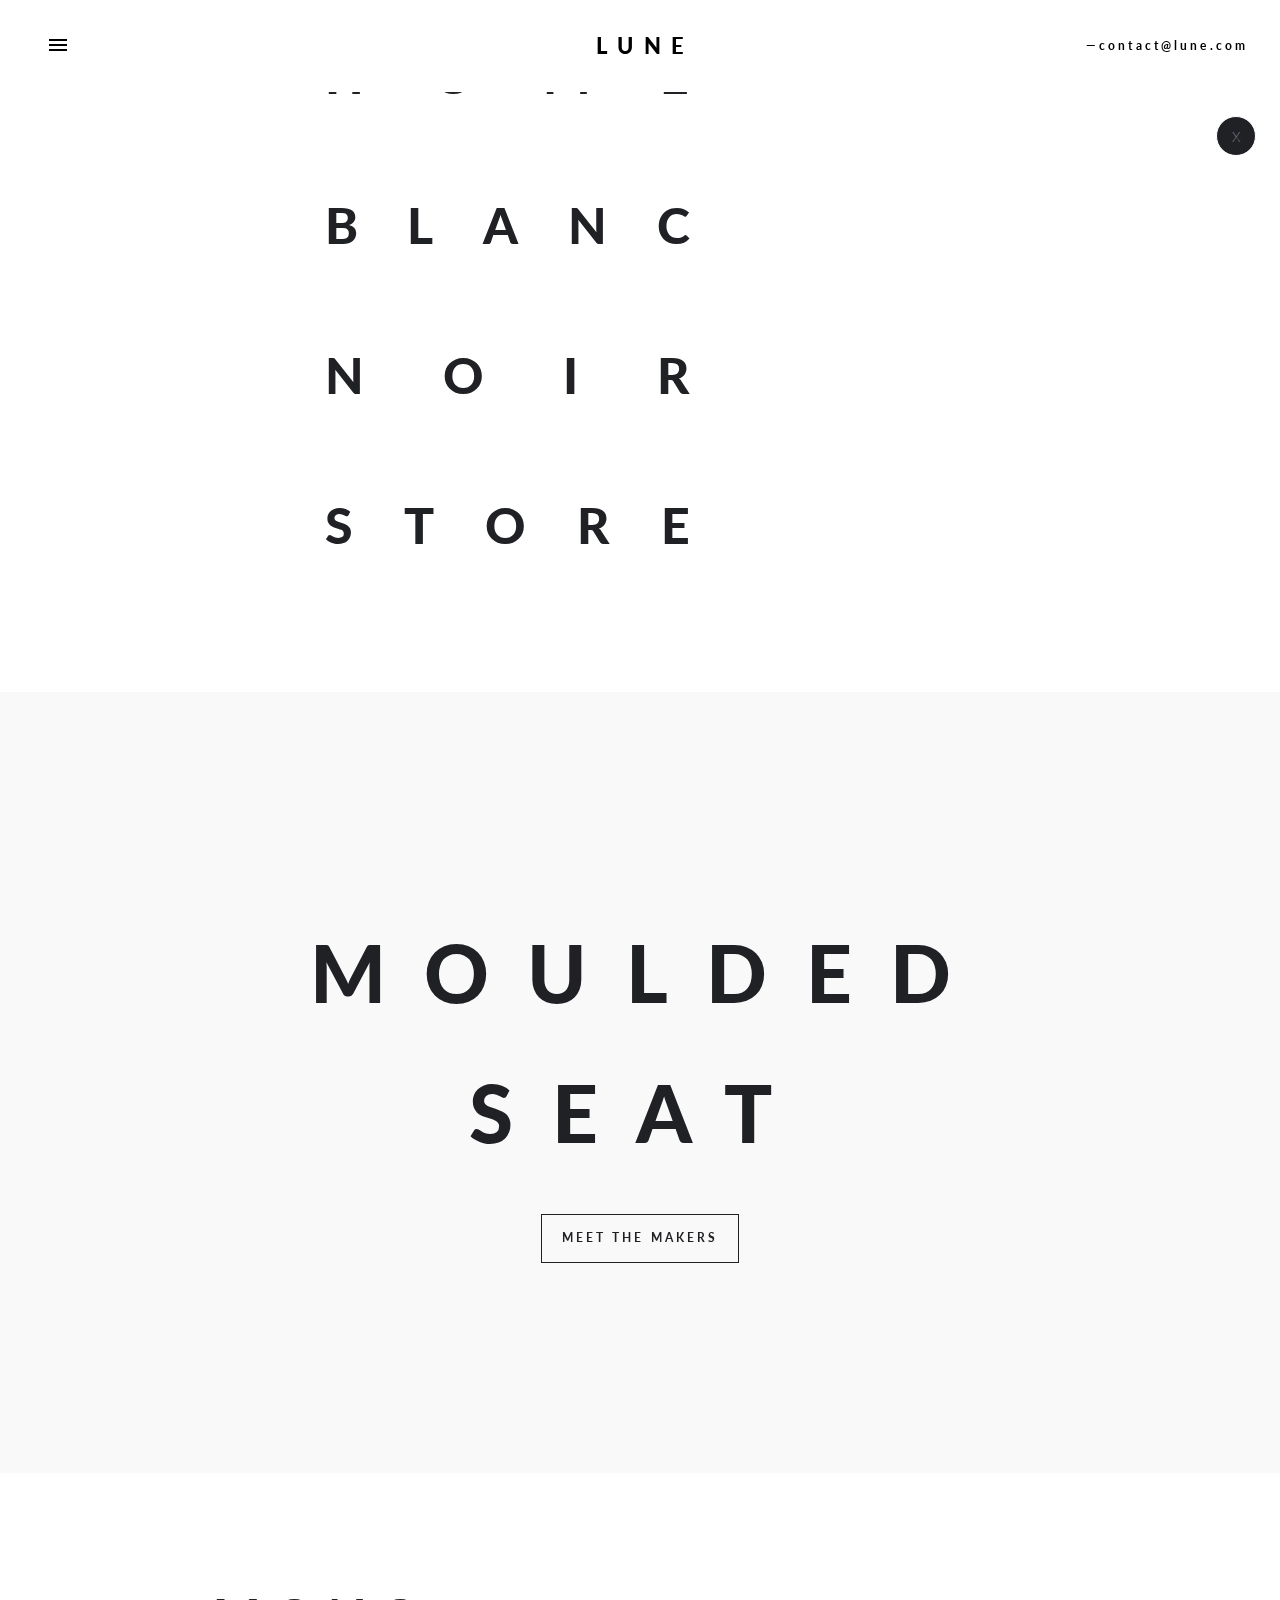
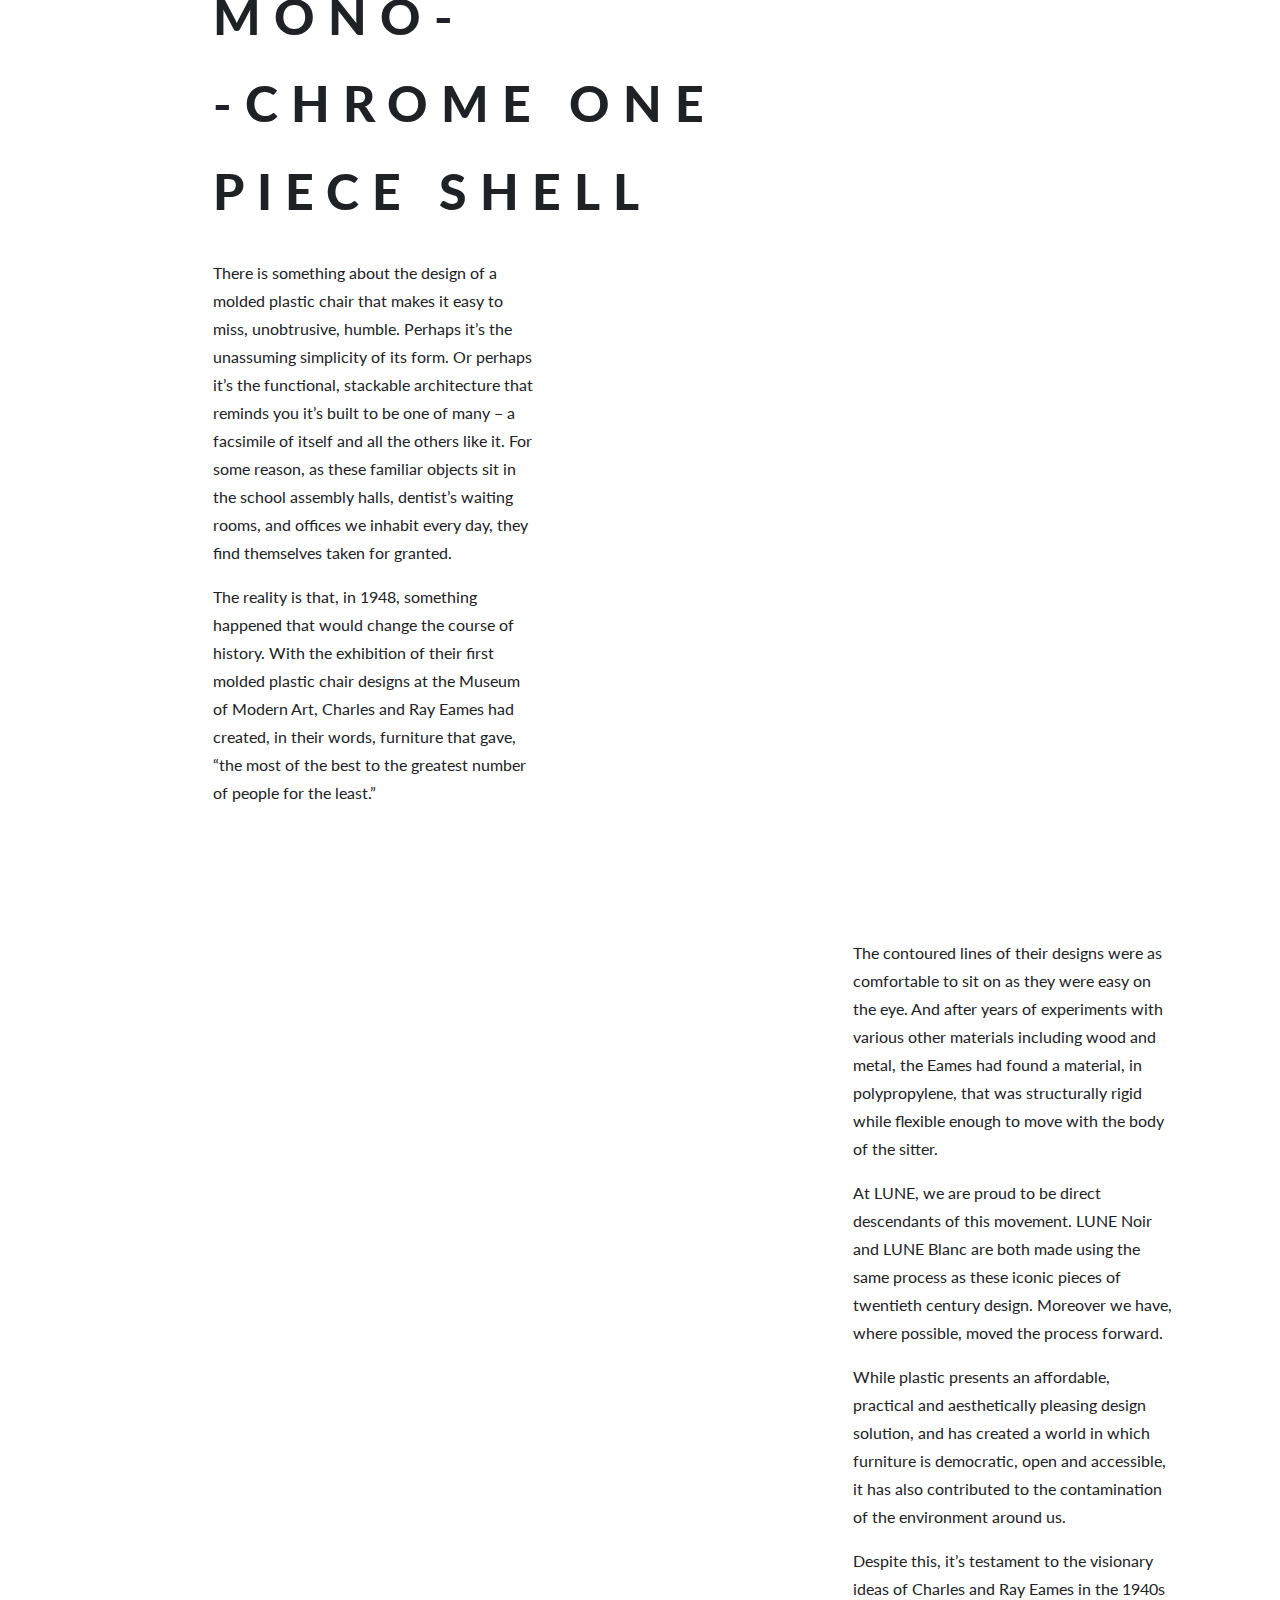
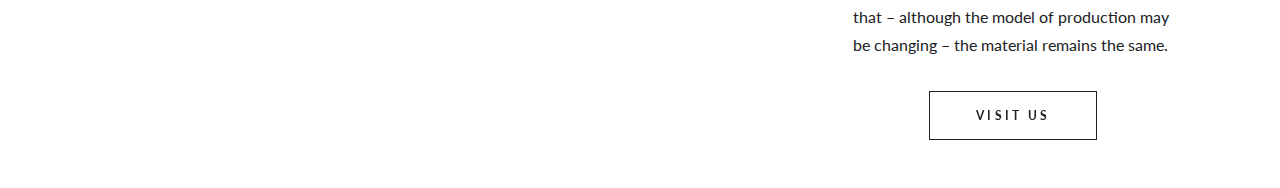
<file: product-material-polypropylene-noir.amp.html>
<!doctype html>

<!---
Copyright 2017 The AMP Start Authors. All Rights Reserved.
Licensed under the Apache License, Version 2.0 (the "License");
you may not use this file except in compliance with the License.
You may obtain magna copy of the License at
      http://www.apache.org/licenses/LICENSE-2.0
Unless required by applicable law or agreed to in writing, software
distributed under the License is distributed on an "AS-IS" BASIS,
WITHOUT WARRANTIES OR CONDITIONS OF ANY KIND, either express or implied.
See the License for the specific language governing permissions and
limitations under the License.
-->

<html ⚡="">

<head>
  <meta charset="utf-8">
  <title>LUNE POLYPROPYLENE</title>
  <link rel="canonical" href="https://www.ampstart.com/templates/product-material-polypropylene.amp">
  <meta name="viewport" content="width=device-width,minimum-scale=1,initial-scale=1">

  <script async="" src="https://cdn.ampproject.org/v0.js"></script>



  <style amp-boilerplate="">body{-webkit-animation:-amp-start 8s steps(1,end) 0s 1 normal both;-moz-animation:-amp-start 8s steps(1,end) 0s 1 normal both;-ms-animation:-amp-start 8s steps(1,end) 0s 1 normal both;animation:-amp-start 8s steps(1,end) 0s 1 normal both}@-webkit-keyframes -amp-start{from{visibility:hidden}to{visibility:visible}}@-moz-keyframes -amp-start{from{visibility:hidden}to{visibility:visible}}@-ms-keyframes -amp-start{from{visibility:hidden}to{visibility:visible}}@-o-keyframes -amp-start{from{visibility:hidden}to{visibility:visible}}@keyframes -amp-start{from{visibility:hidden}to{visibility:visible}}</style><noscript><style amp-boilerplate="">body{-webkit-animation:none;-moz-animation:none;-ms-animation:none;animation:none}</style></noscript>


<script custom-element="amp-sidebar" src="https://cdn.ampproject.org/v0/amp-sidebar-0.1.js" async=""></script>


  <link href="https://fonts.googleapis.com/css?family=Lato:400,700,900" rel="stylesheet">

  <style amp-custom="">/*! Bassplate | MIT License | http://github.com/basscss/bassplate */

/*! normalize.css v5.0.0 | MIT License | github.com/necolas/normalize.css */html{font-family:sans-serif;line-height:1.15;-ms-text-size-adjust:100%;-webkit-text-size-adjust:100%}body{margin:0}article,aside,footer,header,nav,section{display:block}h1{font-size:2em;margin:.67em 0}figcaption,figure,main{display:block}figure{margin:1em 40px}hr{box-sizing:content-box;height:0;overflow:visible}pre{font-family:monospace,monospace;font-size:1em}a{background-color:transparent;-webkit-text-decoration-skip:objects}a:active,a:hover{outline-width:0}abbr[title]{border-bottom:none;text-decoration:underline;text-decoration:underline dotted}b,strong{font-weight:inherit;font-weight:bolder}code,kbd,samp{font-family:monospace,monospace;font-size:1em}dfn{font-style:italic}mark{background-color:#ff0;color:#000}small{font-size:80%}sub,sup{font-size:75%;line-height:0;position:relative;vertical-align:baseline}sub{bottom:-.25em}sup{top:-.5em}audio,video{display:inline-block}audio:not([controls]){display:none;height:0}img{border-style:none}svg:not(:root){overflow:hidden}button,input,optgroup,select,textarea{font-family:sans-serif;font-size:100%;line-height:1.15;margin:0}button,input{overflow:visible}button,select{text-transform:none}[type=reset],[type=submit],button,html [type=button]{-webkit-appearance:button}[type=button]::-moz-focus-inner,[type=reset]::-moz-focus-inner,[type=submit]::-moz-focus-inner,button::-moz-focus-inner{border-style:none;padding:0}[type=button]:-moz-focusring,[type=reset]:-moz-focusring,[type=submit]:-moz-focusring,button:-moz-focusring{outline:1px dotted ButtonText}fieldset{border:1px solid silver;margin:0 2px;padding:.35em .625em .75em}legend{box-sizing:border-box;color:inherit;display:table;max-width:100%;padding:0;white-space:normal}progress{display:inline-block;vertical-align:baseline}textarea{overflow:auto}[type=checkbox],[type=radio]{box-sizing:border-box;padding:0}[type=number]::-webkit-inner-spin-button,[type=number]::-webkit-outer-spin-button{height:auto}[type=search]{-webkit-appearance:textfield;outline-offset:-2px}[type=search]::-webkit-search-cancel-button,[type=search]::-webkit-search-decoration{-webkit-appearance:none}::-webkit-file-upload-button{-webkit-appearance:button;font:inherit}details,menu{display:block}summary{display:list-item}canvas{display:inline-block}[hidden],template{display:none}.h1{font-size:4.0625rem}.h2{font-size:3.125rem}.h3{font-size:2.1875rem}.h4{font-size:1.375rem}.h5{font-size:1.125rem}.h6{font-size:.875rem}.font-family-inherit{font-family:inherit}.font-size-inherit{font-size:inherit}.text-decoration-none{text-decoration:none}.bold{font-weight:700}.regular{font-weight:400}.italic{font-style:italic}.caps{text-transform:uppercase;letter-spacing:.2em}.left-align{text-align:left}.center{text-align:center}.right-align{text-align:right}.justify{text-align:justify}.nowrap{white-space:nowrap}.break-word{word-wrap:break-word}.line-height-1{line-height:1}.line-height-2{line-height:1.5}.line-height-3{line-height:1.75}.line-height-4{line-height:2}.list-style-none{list-style:none}.underline{text-decoration:underline}.truncate{max-width:100%;overflow:hidden;text-overflow:ellipsis;white-space:nowrap}.list-reset{list-style:none;padding-left:0}.inline{display:inline}.block{display:block}.inline-block{display:inline-block}.table{display:table}.table-cell{display:table-cell}.overflow-hidden{overflow:hidden}.overflow-scroll{overflow:scroll}.overflow-auto{overflow:auto}.clearfix:after,.clearfix:before{content:" ";display:table}.clearfix:after{clear:both}.left{float:left}.right{float:right}.fit{max-width:100%}.max-width-1{max-width:24rem}.max-width-2{max-width:32rem}.max-width-3{max-width:48rem}.max-width-4{max-width:64rem}.border-box{box-sizing:border-box}.align-baseline{vertical-align:baseline}.align-top{vertical-align:top}.align-middle{vertical-align:middle}.align-bottom{vertical-align:bottom}.m0{margin:0}.mt0{margin-top:0}.mr0{margin-right:0}.mb0{margin-bottom:0}.ml0,.mx0{margin-left:0}.mx0{margin-right:0}.my0{margin-top:0;margin-bottom:0}.m1{margin:.5rem}.mt1{margin-top:.5rem}.mr1{margin-right:.5rem}.mb1{margin-bottom:.5rem}.ml1,.mx1{margin-left:.5rem}.mx1{margin-right:.5rem}.my1{margin-top:.5rem;margin-bottom:.5rem}.m2{margin:1rem}.mt2{margin-top:1rem}.mr2{margin-right:1rem}.mb2{margin-bottom:1rem}.ml2,.mx2{margin-left:1rem}.mx2{margin-right:1rem}.my2{margin-top:1rem;margin-bottom:1rem}.m3{margin:1.5rem}.mt3{margin-top:1.5rem}.mr3{margin-right:1.5rem}.mb3{margin-bottom:1.5rem}.ml3,.mx3{margin-left:1.5rem}.mx3{margin-right:1.5rem}.my3{margin-top:1.5rem;margin-bottom:1.5rem}.m4{margin:2rem}.mt4{margin-top:2rem}.mr4{margin-right:2rem}.mb4{margin-bottom:2rem}.ml4,.mx4{margin-left:2rem}.mx4{margin-right:2rem}.my4{margin-top:2rem;margin-bottom:2rem}.mxn1{margin-left:-.5rem;margin-right:-.5rem}.mxn2{margin-left:-1rem;margin-right:-1rem}.mxn3{margin-left:-1.5rem;margin-right:-1.5rem}.mxn4{margin-left:-2rem;margin-right:-2rem}.ml-auto{margin-left:auto}.mr-auto,.mx-auto{margin-right:auto}.mx-auto{margin-left:auto}.p0{padding:0}.pt0{padding-top:0}.pr0{padding-right:0}.pb0{padding-bottom:0}.pl0,.px0{padding-left:0}.px0{padding-right:0}.py0{padding-top:0;padding-bottom:0}.p1{padding:.5rem}.pt1{padding-top:.5rem}.pr1{padding-right:.5rem}.pb1{padding-bottom:.5rem}.pl1{padding-left:.5rem}.py1{padding-top:.5rem;padding-bottom:.5rem}.px1{padding-left:.5rem;padding-right:.5rem}.p2{padding:1rem}.pt2{padding-top:1rem}.pr2{padding-right:1rem}.pb2{padding-bottom:1rem}.pl2{padding-left:1rem}.py2{padding-top:1rem;padding-bottom:1rem}.px2{padding-left:1rem;padding-right:1rem}.p3{padding:1.5rem}.pt3{padding-top:1.5rem}.pr3{padding-right:1.5rem}.pb3{padding-bottom:1.5rem}.pl3{padding-left:1.5rem}.py3{padding-top:1.5rem;padding-bottom:1.5rem}.px3{padding-left:1.5rem;padding-right:1.5rem}.p4{padding:2rem}.pt4{padding-top:2rem}.pr4{padding-right:2rem}.pb4{padding-bottom:2rem}.pl4{padding-left:2rem}.py4{padding-top:2rem;padding-bottom:2rem}.px4{padding-left:2rem;padding-right:2rem}.col{float:left}.col,.col-right{box-sizing:border-box}.col-right{float:right}.col-1{width:8.33333%}.col-2{width:16.66667%}.col-3{width:25%}.col-4{width:33.33333%}.col-5{width:41.66667%}.col-6{width:50%}.col-7{width:58.33333%}.col-8{width:66.66667%}.col-9{width:75%}.col-10{width:83.33333%}.col-11{width:91.66667%}.col-12{width:100%}@media (min-width:40.06rem){.sm-col{float:left;box-sizing:border-box}.sm-col-right{float:right;box-sizing:border-box}.sm-col-1{width:8.33333%}.sm-col-2{width:16.66667%}.sm-col-3{width:25%}.sm-col-4{width:33.33333%}.sm-col-5{width:41.66667%}.sm-col-6{width:50%}.sm-col-7{width:58.33333%}.sm-col-8{width:66.66667%}.sm-col-9{width:75%}.sm-col-10{width:83.33333%}.sm-col-11{width:91.66667%}.sm-col-12{width:100%}}@media (min-width:52.06rem){.md-col{float:left;box-sizing:border-box}.md-col-right{float:right;box-sizing:border-box}.md-col-1{width:8.33333%}.md-col-2{width:16.66667%}.md-col-3{width:25%}.md-col-4{width:33.33333%}.md-col-5{width:41.66667%}.md-col-6{width:50%}.md-col-7{width:58.33333%}.md-col-8{width:66.66667%}.md-col-9{width:75%}.md-col-10{width:83.33333%}.md-col-11{width:91.66667%}.md-col-12{width:100%}}@media (min-width:64.06rem){.lg-col{float:left;box-sizing:border-box}.lg-col-right{float:right;box-sizing:border-box}.lg-col-1{width:8.33333%}.lg-col-2{width:16.66667%}.lg-col-3{width:25%}.lg-col-4{width:33.33333%}.lg-col-5{width:41.66667%}.lg-col-6{width:50%}.lg-col-7{width:58.33333%}.lg-col-8{width:66.66667%}.lg-col-9{width:75%}.lg-col-10{width:83.33333%}.lg-col-11{width:91.66667%}.lg-col-12{width:100%}}.flex{display:-webkit-box;display:-ms-flexbox;display:flex}@media (min-width:40.06rem){.sm-flex{display:-webkit-box;display:-ms-flexbox;display:flex}}@media (min-width:52.06rem){.md-flex{display:-webkit-box;display:-ms-flexbox;display:flex}}@media (min-width:64.06rem){.lg-flex{display:-webkit-box;display:-ms-flexbox;display:flex}}.flex-column{-webkit-box-orient:vertical;-webkit-box-direction:normal;-ms-flex-direction:column;flex-direction:column}.flex-wrap{-ms-flex-wrap:wrap;flex-wrap:wrap}.items-start{-webkit-box-align:start;-ms-flex-align:start;align-items:flex-start}.items-end{-webkit-box-align:end;-ms-flex-align:end;align-items:flex-end}.items-center{-webkit-box-align:center;-ms-flex-align:center;align-items:center}.items-baseline{-webkit-box-align:baseline;-ms-flex-align:baseline;align-items:baseline}.items-stretch{-webkit-box-align:stretch;-ms-flex-align:stretch;align-items:stretch}.self-start{-ms-flex-item-align:start;align-self:flex-start}.self-end{-ms-flex-item-align:end;align-self:flex-end}.self-center{-ms-flex-item-align:center;-ms-grid-row-align:center;align-self:center}.self-baseline{-ms-flex-item-align:baseline;align-self:baseline}.self-stretch{-ms-flex-item-align:stretch;-ms-grid-row-align:stretch;align-self:stretch}.justify-start{-webkit-box-pack:start;-ms-flex-pack:start;justify-content:flex-start}.justify-end{-webkit-box-pack:end;-ms-flex-pack:end;justify-content:flex-end}.justify-center{-webkit-box-pack:center;-ms-flex-pack:center;justify-content:center}.justify-between{-webkit-box-pack:justify;-ms-flex-pack:justify;justify-content:space-between}.justify-around{-ms-flex-pack:distribute;justify-content:space-around}.content-start{-ms-flex-line-pack:start;align-content:flex-start}.content-end{-ms-flex-line-pack:end;align-content:flex-end}.content-center{-ms-flex-line-pack:center;align-content:center}.content-between{-ms-flex-line-pack:justify;align-content:space-between}.content-around{-ms-flex-line-pack:distribute;align-content:space-around}.content-stretch{-ms-flex-line-pack:stretch;align-content:stretch}.flex-auto{-webkit-box-flex:1;-ms-flex:1 1 auto;flex:1 1 auto;min-width:0;min-height:0}.flex-none{-webkit-box-flex:0;-ms-flex:none;flex:none}.order-0{-webkit-box-ordinal-group:1;-ms-flex-order:0;order:0}.order-1{-webkit-box-ordinal-group:2;-ms-flex-order:1;order:1}.order-2{-webkit-box-ordinal-group:3;-ms-flex-order:2;order:2}.order-3{-webkit-box-ordinal-group:4;-ms-flex-order:3;order:3}.order-last{-webkit-box-ordinal-group:100000;-ms-flex-order:99999;order:99999}.relative{position:relative}.absolute{position:absolute}.fixed{position:fixed}.top-0{top:0}.right-0{right:0}.bottom-0{bottom:0}.left-0{left:0}.z1{z-index:1}.z2{z-index:2}.z3{z-index:3}.z4{z-index:4}.border{border-style:solid;border-width:1px}.border-top{border-top-style:solid;border-top-width:1px}.border-right{border-right-style:solid;border-right-width:1px}.border-bottom{border-bottom-style:solid;border-bottom-width:1px}.border-left{border-left-style:solid;border-left-width:1px}.border-none{border:0}.rounded{border-radius:3px}.circle{border-radius:50%}.rounded-top{border-radius:3px 3px 0 0}.rounded-right{border-radius:0 3px 3px 0}.rounded-bottom{border-radius:0 0 3px 3px}.rounded-left{border-radius:3px 0 0 3px}.not-rounded{border-radius:0}.hide{position:absolute;height:1px;width:1px;overflow:hidden;clip:rect(1px,1px,1px,1px)}@media (max-width:40rem){.xs-hide{display:none}}@media (min-width:40.06rem) and (max-width:52rem){.sm-hide{display:none}}@media (min-width:52.06rem) and (max-width:64rem){.md-hide{display:none}}@media (min-width:64.06rem){.lg-hide{display:none}}.display-none{display:none}*{box-sizing:border-box}body{background:#fff;color:#4a4a4a;font-family:Lato,-apple-system,BlinkMacSystemFont,Helvetica Neue,Segoe UI,Roboto,Oxygen,Ubuntu,Cantarell,Fira Sans,Droid Sans,Arial,sans-serif;min-width:315px;overflow-x:hidden;font-smooth:always;-webkit-font-smoothing:antialiased}main{max-width:100%;margin:0 auto}p{padding:0;margin:0}.ampstart-accent{color:#003f93}#content:target{margin-top:calc(0px - 4.375rem);padding-top:4.375rem}.ampstart-title-lg{font-size:4.0625rem;line-height:3.5rem;letter-spacing:.06rem}.ampstart-title-md{font-size:3.125rem;line-height:3;letter-spacing:.06rem}.ampstart-title-sm{font-size:2.1875rem;line-height:2;letter-spacing:.06rem}.ampstart-subtitle,body{line-height:1.75;letter-spacing:normal}.ampstart-subtitle{color:#003f93;font-size:1rem}.ampstart-byline,.ampstart-caption,.ampstart-hint,.ampstart-label{font-size:1.125rem;color:#4f4f4f;line-height:1.5;letter-spacing:.06rem}.ampstart-label{text-transform:uppercase}.ampstart-footer,.ampstart-small-text{font-size:.875rem;line-height:1;letter-spacing:.06rem}.ampstart-card{box-shadow:0 1px 1px 0 rgba(0,0,0,.14),0 1px 1px -1px rgba(0,0,0,.14),0 1px 5px 0 rgba(0,0,0,.12)}.h1,h1{font-size:4.0625rem;line-height:3.5rem}.h2,h2{font-size:3.125rem;line-height:3}.h3,h3{font-size:2.1875rem;line-height:2}.h4,h4{font-size:1.375rem;line-height:1.75}.h5,h5{font-size:1.125rem;line-height:1.5}.h6,h6{font-size:.875rem;line-height:1}h1,h2,h3,h4,h5,h6{margin:0;padding:0;font-weight:400;letter-spacing:.06rem}a,a:active,a:visited{color:inherit}.ampstart-btn{font-family:inherit;font-weight:inherit;font-size:1rem;line-height:1.5;padding:.7em .8em;text-decoration:none;white-space:nowrap;word-wrap:normal;vertical-align:middle;cursor:pointer;background-color:#000;color:#202125;border:1px solid #202125}.ampstart-btn:visited{color:#202125}.ampstart-btn-secondary{background-color:#fff;color:#202125;border:1px solid #202125}.ampstart-btn-secondary:visited{color:#202125}.ampstart-btn:active .ampstart-btn:focus{opacity:.8}.ampstart-btn[disabled],.ampstart-btn[disabled]:active,.ampstart-btn[disabled]:focus,.ampstart-btn[disabled]:hover{opacity:.5;outline:0;cursor:default}.ampstart-dropcap:first-letter{color:#202125;font-size:4.0625rem;font-weight:700;float:left;overflow:hidden;line-height:4.0625rem;margin-left:0;margin-right:.5rem}.ampstart-initialcap{padding-top:1rem;margin-top:1.5rem}.ampstart-initialcap:first-letter{color:#202125;font-size:4.0625rem;font-weight:700;margin-left:-2px}.ampstart-pullquote{border:none;border-left:4px solid #000;font-size:2.1875rem;padding-left:1.5rem}.h7{font-size:.75rem}@media (min-width:52.06rem){.md-h7{font-size:.75rem}}@media (min-width:40.06rem){.sm-m0{margin:0}.sm-mt0{margin-top:0}.sm-mr0{margin-right:0}.sm-mb0{margin-bottom:0}.sm-ml0,.sm-mx0{margin-left:0}.sm-mx0{margin-right:0}.sm-my0{margin-top:0;margin-bottom:0}.sm-m1{margin:.5rem}.sm-mt1{margin-top:.5rem}.sm-mr1{margin-right:.5rem}.sm-mb1{margin-bottom:.5rem}.sm-ml1,.sm-mx1{margin-left:.5rem}.sm-mx1{margin-right:.5rem}.sm-my1{margin-top:.5rem;margin-bottom:.5rem}.sm-m2{margin:1rem}.sm-mt2{margin-top:1rem}.sm-mr2{margin-right:1rem}.sm-mb2{margin-bottom:1rem}.sm-ml2,.sm-mx2{margin-left:1rem}.sm-mx2{margin-right:1rem}.sm-my2{margin-top:1rem;margin-bottom:1rem}.sm-m3{margin:1.5rem}.sm-mt3{margin-top:1.5rem}.sm-mr3{margin-right:1.5rem}.sm-mb3{margin-bottom:1.5rem}.sm-ml3,.sm-mx3{margin-left:1.5rem}.sm-mx3{margin-right:1.5rem}.sm-my3{margin-top:1.5rem;margin-bottom:1.5rem}.sm-m4{margin:2rem}.sm-mt4{margin-top:2rem}.sm-mr4{margin-right:2rem}.sm-mb4{margin-bottom:2rem}.sm-ml4,.sm-mx4{margin-left:2rem}.sm-mx4{margin-right:2rem}.sm-my4{margin-top:2rem;margin-bottom:2rem}.sm-mxn1{margin-left:-.5rem;margin-right:-.5rem}.sm-mxn2{margin-left:-1rem;margin-right:-1rem}.sm-mxn3{margin-left:-1.5rem;margin-right:-1.5rem}.sm-mxn4{margin-left:-2rem;margin-right:-2rem}.sm-ml-auto{margin-left:auto}.sm-mr-auto,.sm-mx-auto{margin-right:auto}.sm-mx-auto{margin-left:auto}}@media (min-width:52.06rem){.md-m0{margin:0}.md-mt0{margin-top:0}.md-mr0{margin-right:0}.md-mb0{margin-bottom:0}.md-ml0,.md-mx0{margin-left:0}.md-mx0{margin-right:0}.md-my0{margin-top:0;margin-bottom:0}.md-m1{margin:.5rem}.md-mt1{margin-top:.5rem}.md-mr1{margin-right:.5rem}.md-mb1{margin-bottom:.5rem}.md-ml1,.md-mx1{margin-left:.5rem}.md-mx1{margin-right:.5rem}.md-my1{margin-top:.5rem;margin-bottom:.5rem}.md-m2{margin:1rem}.md-mt2{margin-top:1rem}.md-mr2{margin-right:1rem}.md-mb2{margin-bottom:1rem}.md-ml2,.md-mx2{margin-left:1rem}.md-mx2{margin-right:1rem}.md-my2{margin-top:1rem;margin-bottom:1rem}.md-m3{margin:1.5rem}.md-mt3{margin-top:1.5rem}.md-mr3{margin-right:1.5rem}.md-mb3{margin-bottom:1.5rem}.md-ml3,.md-mx3{margin-left:1.5rem}.md-mx3{margin-right:1.5rem}.md-my3{margin-top:1.5rem;margin-bottom:1.5rem}.md-m4{margin:2rem}.md-mt4{margin-top:2rem}.md-mr4{margin-right:2rem}.md-mb4{margin-bottom:2rem}.md-ml4,.md-mx4{margin-left:2rem}.md-mx4{margin-right:2rem}.md-my4{margin-top:2rem;margin-bottom:2rem}.md-mxn1{margin-left:-.5rem;margin-right:-.5rem}.md-mxn2{margin-left:-1rem;margin-right:-1rem}.md-mxn3{margin-left:-1.5rem;margin-right:-1.5rem}.md-mxn4{margin-left:-2rem;margin-right:-2rem}.md-ml-auto{margin-left:auto}.md-mr-auto,.md-mx-auto{margin-right:auto}.md-mx-auto{margin-left:auto}}@media (min-width:64.06rem){.lg-m0{margin:0}.lg-mt0{margin-top:0}.lg-mr0{margin-right:0}.lg-mb0{margin-bottom:0}.lg-ml0,.lg-mx0{margin-left:0}.lg-mx0{margin-right:0}.lg-my0{margin-top:0;margin-bottom:0}.lg-m1{margin:.5rem}.lg-mt1{margin-top:.5rem}.lg-mr1{margin-right:.5rem}.lg-mb1{margin-bottom:.5rem}.lg-ml1,.lg-mx1{margin-left:.5rem}.lg-mx1{margin-right:.5rem}.lg-my1{margin-top:.5rem;margin-bottom:.5rem}.lg-m2{margin:1rem}.lg-mt2{margin-top:1rem}.lg-mr2{margin-right:1rem}.lg-mb2{margin-bottom:1rem}.lg-ml2,.lg-mx2{margin-left:1rem}.lg-mx2{margin-right:1rem}.lg-my2{margin-top:1rem;margin-bottom:1rem}.lg-m3{margin:1.5rem}.lg-mt3{margin-top:1.5rem}.lg-mr3{margin-right:1.5rem}.lg-mb3{margin-bottom:1.5rem}.lg-ml3,.lg-mx3{margin-left:1.5rem}.lg-mx3{margin-right:1.5rem}.lg-my3{margin-top:1.5rem;margin-bottom:1.5rem}.lg-m4{margin:2rem}.lg-mt4{margin-top:2rem}.lg-mr4{margin-right:2rem}.lg-mb4{margin-bottom:2rem}.lg-ml4,.lg-mx4{margin-left:2rem}.lg-mx4{margin-right:2rem}.lg-my4{margin-top:2rem;margin-bottom:2rem}.lg-mxn1{margin-left:-.5rem;margin-right:-.5rem}.lg-mxn2{margin-left:-1rem;margin-right:-1rem}.lg-mxn3{margin-left:-1.5rem;margin-right:-1.5rem}.lg-mxn4{margin-left:-2rem;margin-right:-2rem}.lg-ml-auto{margin-left:auto}.lg-mr-auto,.lg-mx-auto{margin-right:auto}.lg-mx-auto{margin-left:auto}}@media (min-width:40.06rem){.sm-p0{padding:0}.sm-pt0{padding-top:0}.sm-pr0{padding-right:0}.sm-pb0{padding-bottom:0}.sm-pl0,.sm-px0{padding-left:0}.sm-px0{padding-right:0}.sm-py0{padding-top:0;padding-bottom:0}.sm-p1{padding:.5rem}.sm-pt1{padding-top:.5rem}.sm-pr1{padding-right:.5rem}.sm-pb1{padding-bottom:.5rem}.sm-pl1,.sm-px1{padding-left:.5rem}.sm-px1{padding-right:.5rem}.sm-py1{padding-top:.5rem;padding-bottom:.5rem}.sm-p2{padding:1rem}.sm-pt2{padding-top:1rem}.sm-pr2{padding-right:1rem}.sm-pb2{padding-bottom:1rem}.sm-pl2,.sm-px2{padding-left:1rem}.sm-px2{padding-right:1rem}.sm-py2{padding-top:1rem;padding-bottom:1rem}.sm-p3{padding:1.5rem}.sm-pt3{padding-top:1.5rem}.sm-pr3{padding-right:1.5rem}.sm-pb3{padding-bottom:1.5rem}.sm-pl3,.sm-px3{padding-left:1.5rem}.sm-px3{padding-right:1.5rem}.sm-py3{padding-top:1.5rem;padding-bottom:1.5rem}.sm-p4{padding:2rem}.sm-pt4{padding-top:2rem}.sm-pr4{padding-right:2rem}.sm-pb4{padding-bottom:2rem}.sm-pl4,.sm-px4{padding-left:2rem}.sm-px4{padding-right:2rem}.sm-py4{padding-top:2rem;padding-bottom:2rem}}@media (min-width:52.06rem){.md-p0{padding:0}.md-pt0{padding-top:0}.md-pr0{padding-right:0}.md-pb0{padding-bottom:0}.md-pl0,.md-px0{padding-left:0}.md-px0{padding-right:0}.md-py0{padding-top:0;padding-bottom:0}.md-p1{padding:.5rem}.md-pt1{padding-top:.5rem}.md-pr1{padding-right:.5rem}.md-pb1{padding-bottom:.5rem}.md-pl1,.md-px1{padding-left:.5rem}.md-px1{padding-right:.5rem}.md-py1{padding-top:.5rem;padding-bottom:.5rem}.md-p2{padding:1rem}.md-pt2{padding-top:1rem}.md-pr2{padding-right:1rem}.md-pb2{padding-bottom:1rem}.md-pl2,.md-px2{padding-left:1rem}.md-px2{padding-right:1rem}.md-py2{padding-top:1rem;padding-bottom:1rem}.md-p3{padding:1.5rem}.md-pt3{padding-top:1.5rem}.md-pr3{padding-right:1.5rem}.md-pb3{padding-bottom:1.5rem}.md-pl3,.md-px3{padding-left:1.5rem}.md-px3{padding-right:1.5rem}.md-py3{padding-top:1.5rem;padding-bottom:1.5rem}.md-p4{padding:2rem}.md-pt4{padding-top:2rem}.md-pr4{padding-right:2rem}.md-pb4{padding-bottom:2rem}.md-pl4,.md-px4{padding-left:2rem}.md-px4{padding-right:2rem}.md-py4{padding-top:2rem;padding-bottom:2rem}}@media (min-width:64.06rem){.lg-p0{padding:0}.lg-pt0{padding-top:0}.lg-pr0{padding-right:0}.lg-pb0{padding-bottom:0}.lg-pl0,.lg-px0{padding-left:0}.lg-px0{padding-right:0}.lg-py0{padding-top:0;padding-bottom:0}.lg-p1{padding:.5rem}.lg-pt1{padding-top:.5rem}.lg-pr1{padding-right:.5rem}.lg-pb1{padding-bottom:.5rem}.lg-pl1,.lg-px1{padding-left:.5rem}.lg-px1{padding-right:.5rem}.lg-py1{padding-top:.5rem;padding-bottom:.5rem}.lg-p2{padding:1rem}.lg-pt2{padding-top:1rem}.lg-pr2{padding-right:1rem}.lg-pb2{padding-bottom:1rem}.lg-pl2,.lg-px2{padding-left:1rem}.lg-px2{padding-right:1rem}.lg-py2{padding-top:1rem;padding-bottom:1rem}.lg-p3{padding:1.5rem}.lg-pt3{padding-top:1.5rem}.lg-pr3{padding-right:1.5rem}.lg-pb3{padding-bottom:1.5rem}.lg-pl3,.lg-px3{padding-left:1.5rem}.lg-px3{padding-right:1.5rem}.lg-py3{padding-top:1.5rem;padding-bottom:1.5rem}.lg-p4{padding:2rem}.lg-pt4{padding-top:2rem}.lg-pr4{padding-right:2rem}.lg-pb4{padding-bottom:2rem}.lg-pl4,.lg-px4{padding-left:2rem}.lg-px4{padding-right:2rem}.lg-py4{padding-top:2rem;padding-bottom:2rem}}@media (min-width:40.06rem){.sm-h00{font-size:6.875rem}.sm-h0{font-size:5rem}.sm-h1{font-size:4.0625rem}.sm-h2{font-size:3.125rem}.sm-h3{font-size:2.1875rem}.sm-h4{font-size:1.375rem}.sm-h5{font-size:1.125rem}.sm-h6{font-size:.875rem}}@media (min-width:52.06rem){.md-h00{font-size:6.875rem}.md-h0{font-size:5rem}.md-h1{font-size:4.0625rem}.md-h2{font-size:3.125rem}.md-h3{font-size:2.1875rem}.md-h4{font-size:1.375rem}.md-h5{font-size:1.125rem}.md-h6{font-size:.875rem}}@media (min-width:64.06rem){.lg-h00{font-size:6.875rem}.lg-h0{font-size:5rem}.lg-h1{font-size:4.0625rem}.lg-h2{font-size:3.125rem}.lg-h3{font-size:2.1875rem}.lg-h4{font-size:1.375rem}.lg-h5{font-size:1.125rem}.lg-h6{font-size:.875rem}}.ampstart-image-heading{color:#202125;background:-webkit-linear-gradient(bottom,rgba(0,0,0,.65),transparent);background:linear-gradient(0deg,rgba(0,0,0,.65) 0,transparent)}.ampstart-image-heading>*{margin:0}amp-carousel .ampstart-image-with-heading{margin-bottom:0}.ampstart-image-with-caption figcaption{color:#4f4f4f;line-height:1.5}amp-carousel .ampstart-image-with-caption{margin-bottom:0}.ampstart-headerbar{background-color:#fff;color:#000;z-index:999;box-shadow:0 0 5px 2px rgba(0,0,0,.1)}.ampstart-headerbar+:not(amp-sidebar),.ampstart-headerbar+amp-sidebar+*{margin-top:4.375rem}.ampstart-headerbar-nav .ampstart-nav-item{padding:0 1rem;background:transparent;opacity:.8}.ampstart-headerbar-nav{line-height:4.375rem}.ampstart-nav-item:active,.ampstart-nav-item:focus,.ampstart-nav-item:hover{opacity:1}.ampstart-navbar-trigger:focus{outline:none}.ampstart-nav a,.ampstart-navbar-trigger,.ampstart-sidebar-faq a{cursor:pointer;text-decoration:none}.ampstart-nav .ampstart-label{color:inherit}.ampstart-navbar-trigger{line-height:4.375rem;font-size:3.125rem}.ampstart-headerbar-nav{-webkit-box-flex:1;-ms-flex:1;flex:1}.ampstart-nav-search{-webkit-box-flex:0.5;-ms-flex-positive:0.5;flex-grow:0.5}.ampstart-headerbar .ampstart-nav-search:active,.ampstart-headerbar .ampstart-nav-search:focus,.ampstart-headerbar .ampstart-nav-search:hover{box-shadow:none}.ampstart-nav-search>input{border:none;border-radius:3px;line-height:normal}.ampstart-nav-dropdown{min-width:200px}.ampstart-nav-dropdown amp-accordion header{background-color:#fff;border:none}.ampstart-nav-dropdown amp-accordion ul{background-color:#fff}.ampstart-nav-dropdown .ampstart-dropdown-item,.ampstart-nav-dropdown .ampstart-dropdown>section>header{background-color:#fff;color:#000}.ampstart-nav-dropdown .ampstart-dropdown-item{color:#003f93}.ampstart-sidebar{background-color:#fff;color:#000;min-width:300px;width:300px}.ampstart-sidebar .ampstart-icon{fill:#003f93}.ampstart-sidebar-header{line-height:4.375rem;min-height:4.375rem}.ampstart-sidebar .ampstart-dropdown-item,.ampstart-sidebar .ampstart-dropdown header,.ampstart-sidebar .ampstart-faq-item,.ampstart-sidebar .ampstart-nav-item,.ampstart-sidebar .ampstart-social-follow{margin:0 0 2rem}.ampstart-sidebar .ampstart-nav-dropdown{margin:0}.ampstart-sidebar .ampstart-navbar-trigger{line-height:inherit}.ampstart-navbar-trigger svg{pointer-events:none}amp-accordion section:not([expanded]) .show-less,amp-accordion section[expanded] .show-more{display:none}amp-accordion>section>:first-child{background:none}.ampstart-btn{min-width:14em;padding:1.2em 1.6em;letter-spacing:.26em;font-weight:700;-webkit-backface-visibility:hidden;backface-visibility:hidden}.ampstart-btn,.ampstart-btn:active,.ampstart-btn:focus,.ampstart-btn:hover,.ampstart-btn:visited{border-color:inherit;color:inherit}.ampstart-btn:before{position:absolute;left:0;top:0;bottom:0;right:0;z-index:1;background-color:#202125;opacity:0;-webkit-transition:opacity .3s;transition:opacity .3s;content:""}.ampstart-btn:focus:before,.ampstart-btn:hover:before{opacity:1;-webkit-transition-delay:.3s;transition-delay:.3s}.ampstart-btn>span{-webkit-animation:c .3s forwards cubic-bezier(.75,0,.125,1);animation:c .3s forwards cubic-bezier(.75,0,.125,1)}.ampstart-btn:focus>span,.ampstart-btn:hover>span{-webkit-animation:b .3s both cubic-bezier(.75,0,.125,1);animation:b .3s both cubic-bezier(.75,0,.125,1);color:#fff}.ampstart-btn:after{position:absolute;left:-50%;top:-50%;z-index:2;width:200%;height:200%;background-color:#202125;-webkit-transform:translate3d(0,-100%,0) rotate(-10deg);transform:translate3d(0,-100%,0) rotate(-10deg);content:""}.ampstart-btn:focus:after,.ampstart-btn:hover:after{-webkit-animation:a .3s forwards ease-in;animation:a .3s forwards ease-in}@-webkit-keyframes a{50%{-webkit-transform:translate3d(0,-50%,0) rotate(-10deg);transform:translate3d(0,-50%,0) rotate(-10deg);-webkit-animation-timing-function:ease-out;animation-timing-function:ease-out}to{-webkit-transform:none;transform:none}}@keyframes a{50%{-webkit-transform:translate3d(0,-50%,0) rotate(-10deg);transform:translate3d(0,-50%,0) rotate(-10deg);-webkit-animation-timing-function:ease-out;animation-timing-function:ease-out}to{-webkit-transform:none;transform:none}}@-webkit-keyframes b{0%{-webkit-transform:translateY(-3rem);transform:translateY(-3rem)}to{-webkit-transform:none;transform:none}}@keyframes b{0%{-webkit-transform:translateY(-3rem);transform:translateY(-3rem)}to{-webkit-transform:none;transform:none}}@-webkit-keyframes c{0%{-webkit-transform:translateY(3rem);transform:translateY(3rem)}to{-webkit-transform:none;transform:none}}@keyframes c{0%{-webkit-transform:translateY(3rem);transform:translateY(3rem)}to{-webkit-transform:none;transform:none}}.lune-theme-dark.ampstart-btn{background-color:#202125;color:#fff}.lune-theme-dark.ampstart-btn:after,.lune-theme-dark.ampstart-btn:before{background-color:#fff}.lune-theme-dark.ampstart-btn:focus>span,.lune-theme-dark.ampstart-btn:hover>span{color:#202125}.lune-theme-light.ampstart-btn{background-color:#fff;color:#202125}.lune-theme-light.ampstart-btn:after,.lune-theme-light.ampstart-btn:before{background-color:#202125}.lune-theme-light.ampstart-btn:focus>span,.lune-theme-light.ampstart-btn:hover>span{color:#fff}.lune-transparent.ampstart-btn{background-color:transparent}.ampstart-headerbar{-webkit-box-pack:justify;-ms-flex-pack:justify;justify-content:space-between;box-shadow:none;will-change:transform;height:4.375rem;padding:0 1rem}.ampstart-headerbar-title{font-size:1.375rem;font-weight:900;letter-spacing:.48em;line-height:1;text-indent:.48em}.ampstart-navbar-trigger{padding-left:.5rem;font-size:1.375rem;line-height:1}.ampstart-headerbar .ampstart-navbar-trigger path{-webkit-transition:-webkit-transform .25s ease-out;transition:-webkit-transform .25s ease-out;transition:transform .25s ease-out;transition:transform .25s ease-out,-webkit-transform .25s ease-out}.ampstart-headerbar .ampstart-navbar-trigger:focus path:first-of-type,.ampstart-headerbar .ampstart-navbar-trigger:hover path:first-of-type{-webkit-transform:translateY(-1px);transform:translateY(-1px)}.ampstart-headerbar .ampstart-navbar-trigger:focus path:last-of-type,.ampstart-headerbar .ampstart-navbar-trigger:hover path:last-of-type{-webkit-transform:translateY(1px);transform:translateY(1px)}.ampstart-headerbar-fixed{-webkit-box-pack:end;-ms-flex-pack:end;justify-content:flex-end}.ampstart-headerbar-fixed-link{letter-spacing:.26em;line-height:3}.lune-noir .ampstart-headerbar{background:#202125;color:#fff}@media (min-width:45rem){.ampstart-navbar-trigger{padding-left:1.5rem}.ampstart-headerbar{height:5.75rem}.ampstart-headerbar+:not(amp-sidebar),.ampstart-headerbar+amp-sidebar+*{margin-top:5.75rem}.ampstart-headerbar-nav{line-height:5.75rem}.ampstart-sidebar-header{line-height:5.75rem;min-height:5.75rem}}.ampstart-sidebar{width:80vw;display:-webkit-box;display:-ms-flexbox;display:flex;-webkit-box-orient:vertical;-webkit-box-direction:normal;-ms-flex-direction:column;flex-direction:column;-webkit-box-align:center;-ms-flex-align:center;align-items:center}.ampstart-sidebar-header{position:absolute;top:0;left:1.5rem;height:4.375rem}@media (min-width:45rem){.ampstart-sidebar-header{height:5.75rem}}.ampstart-sidebar-nav{width:100%;margin:auto}.ampstart-navbar-trigger{padding:1.5rem;-webkit-transition:-webkit-transform .25s ease-out;transition:-webkit-transform .25s ease-out;transition:transform .25s ease-out;transition:transform .25s ease-out,-webkit-transform .25s ease-out}.ampstart-sidebar .ampstart-navbar-trigger{line-height:1}.ampstart-sidebar .ampstart-navbar-trigger:focus,.ampstart-sidebar .ampstart-navbar-trigger:hover{-webkit-transform:rotate(180deg);transform:rotate(180deg);-webkit-transition-timing-function:ease-in;transition-timing-function:ease-in}.ampstart-navbar-trigger:focus svg,.ampstart-sidebar .ampstart-navbar-trigger:focus{background-color:#f9f9f9}.ampstart-sidebar .ampstart-nav-item{max-width:7.5em;margin:auto;font-weight:900;line-height:3;color:#202125}.ampstart-sidebar .lune-nav-contact{max-width:10.625rem;letter-spacing:.26em}.ampstart-nav-link{position:relative;display:-webkit-box;display:-ms-flexbox;display:flex}.ampstart-nav-link>span{margin:auto}.ampstart-nav-link>span:first-child{margin-left:0}.ampstart-nav-link>span:last-child{margin-right:0}.ampstart-sidebar .lune-nav-contact .ampstart-nav-link{display:inline-block;text-transform:lowercase}.lune-chapter-name,.lune-chapter-number{width:1em;word-wrap:break-word;letter-spacing:.12em;position:absolute;top:calc((100% - 4.375rem) / 2);-webkit-transform:translateY(-50%);transform:translateY(-50%)}@media (min-width:45rem){.lune-chapter-name,.lune-chapter-number{top:calc((100% - 5.75rem) / 2)}}.lune-chapter-name span:not(:last-child){margin-bottom:1em}.lune-chapter-name{left:calc(((100% - 100vw) / 2) + 30px)}.lune-chapter-number{right:calc(((100% - 100vw) / 2) + 30px);height:5em}.lune-chapter-number:after{position:absolute;top:50%;left:50%;width:1.67em;height:1px;-webkit-transform:translate(-50%,-50%);transform:translate(-50%,-50%);background:currentColor;content:""}.lune-product-toggle{width:3.125rem;height:3.125rem;border-radius:50%;box-shadow:0 3px 12px -3px rgba(0,0,0,.5);letter-spacing:.26em}@media (min-width:52.06rem){.lune-product-toggle{margin-bottom:1.3125rem;margin-right:1.3125rem}}.lune-product-toggle.lune-theme-dark{background-color:#4a4a4a;box-shadow:0 3px 12px -3px #000}.lune-product-toggle span{position:absolute;right:calc(100% + 1rem);width:14em;text-align:right}.lune-product-toggle:after{position:absolute;top:0;left:0;bottom:0;right:0;border-radius:50%;-webkit-transform-origin:50%;transform-origin:50%;-webkit-transform:scale(.5);transform:scale(.5);-webkit-transition:-webkit-transform .2s cubic-bezier(.55,.085,.68,.53);transition:-webkit-transform .2s cubic-bezier(.55,.085,.68,.53);transition:transform .2s cubic-bezier(.55,.085,.68,.53);transition:transform .2s cubic-bezier(.55,.085,.68,.53),-webkit-transform .2s cubic-bezier(.55,.085,.68,.53);content:"";background-color:currentColor}.lune-product-toggle:focus:after,.lune-product-toggle:hover:after{-webkit-transform:scale(.7);transform:scale(.7);-webkit-transition-timing-function:cubic-bezier(.25,.46,.45,.94);transition-timing-function:cubic-bezier(.25,.46,.45,.94)}.lune-component-scroll-indicator{letter-spacing:.26em;text-indent:.26em;color:inherit}.lune-component-scroll-indicator:after{display:block;width:.065rem;height:2.1874rem;background:currentColor;-webkit-transform-origin:center top;transform-origin:center top;-webkit-animation:d 8s calc(.4s * 4) ease-in-out infinite both;animation:d 8s calc(.4s * 4) ease-in-out infinite both;will-change:transform;content:""}.lune-component-scroll-indicator p{display:block;-webkit-animation:e 8s calc(.4s * 4) ease-in-out infinite both;animation:e 8s calc(.4s * 4) ease-in-out infinite both;will-change:transform}@-webkit-keyframes d{0%,2%{-webkit-transform-origin:center top;transform-origin:center top;-webkit-transform:scaleY(0) translate3d(0,-20px,0);transform:scaleY(0) translate3d(0,-20px,0)}2.5%{-webkit-transform:scaleY(.5) translateZ(0);transform:scaleY(.5) translateZ(0)}5%{-webkit-transform-origin:center top;transform-origin:center top;-webkit-transform:scaleX(1);transform:scaleX(1)}5.1%{-webkit-transform-origin:center bottom;transform-origin:center bottom}75%{-webkit-transform:scaleX(1);transform:scaleX(1)}78%,80%{-webkit-transform:scaleY(0);transform:scaleY(0)}99.9%{-webkit-transform-origin:center bottom;transform-origin:center bottom}to{-webkit-transform-origin:center top;transform-origin:center top;-webkit-transform:scaleY(0);transform:scaleY(0)}}@keyframes d{0%,2%{-webkit-transform-origin:center top;transform-origin:center top;-webkit-transform:scaleY(0) translate3d(0,-20px,0);transform:scaleY(0) translate3d(0,-20px,0)}2.5%{-webkit-transform:scaleY(.5) translateZ(0);transform:scaleY(.5) translateZ(0)}5%{-webkit-transform-origin:center top;transform-origin:center top;-webkit-transform:scaleX(1);transform:scaleX(1)}5.1%{-webkit-transform-origin:center bottom;transform-origin:center bottom}75%{-webkit-transform:scaleX(1);transform:scaleX(1)}78%,80%{-webkit-transform:scaleY(0);transform:scaleY(0)}99.9%{-webkit-transform-origin:center bottom;transform-origin:center bottom}to{-webkit-transform-origin:center top;transform-origin:center top;-webkit-transform:scaleY(0);transform:scaleY(0)}}@-webkit-keyframes e{0%{opacity:0;-webkit-transform:translate3d(0,-20px,0);transform:translate3d(0,-20px,0)}5%{opacity:0;-webkit-transform:translate3d(0,-20px,0);transform:translate3d(0,-20px,0)}9%,78%{opacity:1;-webkit-transform:translateZ(0);transform:translateZ(0)}81%,to{opacity:0;-webkit-transform:translate3d(0,20px,0);transform:translate3d(0,20px,0)}}@keyframes e{0%{opacity:0;-webkit-transform:translate3d(0,-20px,0);transform:translate3d(0,-20px,0)}5%{opacity:0;-webkit-transform:translate3d(0,-20px,0);transform:translate3d(0,-20px,0)}9%,78%{opacity:1;-webkit-transform:translateZ(0);transform:translateZ(0)}81%,to{opacity:0;-webkit-transform:translate3d(0,20px,0);transform:translate3d(0,20px,0)}}.lune-line-after:after{display:inline-block;-webkit-box-flex:1;-ms-flex-positive:1;flex-grow:1;height:2px;margin-left:.75rem;background:currentColor;content:""}.lune-underline-strike:before{position:absolute;bottom:calc(.5em - 4px);left:0;right:0;height:.1em;min-height:2px;content:"";background:currentColor;-webkit-transform:scaleX(0);transform:scaleX(0);-webkit-transform-origin:left;transform-origin:left;-webkit-transition:-webkit-transform .3s ease;transition:-webkit-transform .3s ease;transition:transform .3s ease;transition:transform .3s ease,-webkit-transform .3s ease}.lune-underline-strike:focus:before,.lune-underline-strike:hover:before{-webkit-transform:none;transform:none}.lune-placeholder-loader{top:50%;left:50%;width:calc(2.5rem - 2px);height:calc(2.5rem - 2px);margin:calc(2.5rem / -2) 0 0 calc(2.5rem / -2);border-radius:50%;box-shadow:0 0 0 calc(2.5rem / 6) currentColor}.lune-placeholder-loader:after,.lune-placeholder-loader:before{content:"";position:absolute;left:50%;top:50%;display:block;margin:calc(2.5rem / -2) 0 0 calc(2.5rem / -2);width:2.5rem;height:2.5rem;border-radius:50%;background:currentColor;z-index:2}.lune-placeholder-loader:before{background-color:inherit;-webkit-animation:f 1.6s ease-out infinite both;animation:f 1.6s ease-out infinite both}.lune-placeholder-loader:after{background-color:currentColor;-webkit-animation:f 1.6s ease-out .8s infinite both;animation:f 1.6s ease-out .8s infinite both}.lune-placeholder-loader span{background-color:currentColor;border-radius:50%;-webkit-animation:g 1.6s ease-out infinite both;animation:g 1.6s ease-out infinite both}@-webkit-keyframes f{0%{-webkit-transform:scale(0);transform:scale(0);opacity:1}50%{-webkit-transform:scale(1);transform:scale(1);opacity:1}50.1%{opacity:0}to{opacity:0}}@keyframes f{0%{-webkit-transform:scale(0);transform:scale(0);opacity:1}50%{-webkit-transform:scale(1);transform:scale(1);opacity:1}50.1%{opacity:0}to{opacity:0}}@-webkit-keyframes g{0%{opacity:1}50%{opacity:1}50.1%{opacity:0}to{opacity:0}}@keyframes g{0%{opacity:1}50%{opacity:1}50.1%{opacity:0}to{opacity:0}}.lune-theme-dark{background-color:#202125;color:#fff}.lune-theme-light{background-color:#fff;color:#202125}.lune-anim-scale-up{-webkit-animation:h 2s .4s ease-out both;animation:h 2s .4s ease-out both}.lune-anim-move-up{-webkit-animation:i .8s .4s cubic-bezier(.41,.01,.27,1) both;animation:i .8s .4s cubic-bezier(.41,.01,.27,1) both}@-webkit-keyframes h{0%{opacity:0;-webkit-transform:scale(.9);transform:scale(.9)}50%{opacity:1}to{-webkit-transform:none;transform:none}}@keyframes h{0%{opacity:0;-webkit-transform:scale(.9);transform:scale(.9)}50%{opacity:1}to{-webkit-transform:none;transform:none}}@-webkit-keyframes i{0%{opacity:0;-webkit-transform:translateY(3.125rem);transform:translateY(3.125rem)}to{opacity:1;-webkit-transform:none;transform:none}}@keyframes i{0%{opacity:0;-webkit-transform:translateY(3.125rem);transform:translateY(3.125rem)}to{opacity:1;-webkit-transform:none;transform:none}}.lune-landing-title-middle{-webkit-animation-delay:calc(.4s + .1s);animation-delay:calc(.4s + .1s)}.lune-landing-title-bottom{-webkit-animation-delay:calc(.4s + 2 * .1s);animation-delay:calc(.4s + 2 * .1s)}.lune-page-landing .ampstart-btn{-webkit-animation-delay:calc(.4s + 3 * .1s);animation-delay:calc(.4s + 3 * .1s)}.lune-page-landing{height:100vh;overflow-x:hidden;overflow-y:scroll;-webkit-overflow-scrolling:touch}.lune-landing-page-wrapper{height:auto}.lune-landing-section{height:100vh;min-height:28.75rem;pointer-events:none}.lune-page-landing .ampstart-btn{pointer-events:all}.lune-landing-section-wrapper:before{content:"";position:relative;width:100%;height:1px}.lune-landing-content{width:60vmin;min-width:15rem;max-width:50vh}.lune-page-landing .ampstart-btn{min-width:16rem}.lune-landing-title-top{left:calc(-6% - .26em);top:0}.lune-landing-title-bottom,.lune-landing-title-top{font-size:5rem;letter-spacing:.26em;text-indent:.26em;line-height:1;font-weight:900}.lune-landing-title-bottom{right:calc(-6% - .26em);top:52%}.lune-landing-title-middle{top:28%;left:-6%;right:-6%;font-weight:900}.lune-landing-section.lune-theme-dark .lune-component-scroll-indicator{visibility:hidden}@media (min-height:28.75rem){.lune-landing-page-wrapper{height:calc(2 * 100vh)}.lune-landing-page-wrapper:after{z-index:-1;position:absolute;left:0;bottom:0;width:100%;height:100vh;content:"";background-color:#202125}.lune-landing-section.lune-theme-dark{position:fixed;background-color:transparent}.lune-landing-section.lune-theme-light{position:absolute}.lune-landing-title-middle{top:32%}.lune-landing-title-bottom{top:56%}@supports ((-webkit-clip-path:inset(1px 0)) or (clip-path:inset(1px 0))){.lune-landing-section.lune-theme-light{clip:rect(0 auto auto 0);-webkit-clip-path:url(#svgClipPath);clip-path:url(#svgClipPath);height:calc(100vh / .99)}.lune-landing-section-wrapper{position:fixed}}}@media (min-width:45rem){.lune-landing-title-top{left:calc(50% - 3.3em);z-index:auto}.lune-landing-title-bottom{right:calc(50% - 3.3em)}}@media (min-width:52.06rem){.lune-landing-title-bottom,.lune-landing-title-top{font-size:6.875rem}}.lune-product-section-hero{min-height:calc(100vh - 4.375rem)}@media (min-width:45rem){.lune-product-section{min-height:calc(100vh - 5.75rem)}}.lune-title-has-mobile-hyphen:after{content:"-"}.lune-background,.lune-page-product{background:inherit}.lune-background{top:100vh;z-index:0}.lune-page-product .lune-scroll-indicator{z-index:0}.lune-hero-content{margin-top:-4.375rem;min-height:390px}.lune-hero-image-wrapper{width:100vmin;min-width:15rem;max-width:60vh}.lune-hero-image{margin-top:-.5em;max-width:21.125rem}.lune-product-title{min-height:238px;margin-bottom:-2.1em;letter-spacing:.26em;text-indent:.26em;line-height:1.5;font-size:5rem;font-weight:900}.lune-product-title span{text-indent:0;-webkit-animation-delay:calc(.4s * 2);animation-delay:calc(.4s * 2)}@media (min-width:40.06rem){.lune-product-title{font-size:6.875rem}}@media (min-width:52.06rem){.lune-hero-content{-webkit-box-pack:start;-ms-flex-pack:start;justify-content:flex-start;margin-top:0}.lune-product-title{font-size:11.25rem}.lune-product-title span{display:inline}.lune-title-has-mobile-hyphen:after{content:none;text-indent:inherit}@media (min-width:77.5rem){.lune-product-title span{letter-spacing:.56em}.lune-product-title span:first-child{text-indent:.56em}}.lune-page-product .lune-hero-image-wrapper{position:fixed;top:calc(5.75rem + (238px / 2));left:50%;will-change:transform;-webkit-transform:translateX(-50%);transform:translateX(-50%)}.lune-hero-image{margin-top:0}.lune-product-title{display:-webkit-box;display:-ms-flexbox;display:flex}.lune-product-title span:last-of-type{z-index:1}}.lune-product-section-title{font-weight:900;line-height:1;letter-spacing:.26em}.lune-product-body{letter-spacing:.02em;line-height:1.5}.lune-product-details-divider{-webkit-box-flex:1;-ms-flex-positive:1;flex-grow:1;border-bottom:1px dashed currentColor}.lune-product-details-figure,.lune-product-details-title,.lune-product-details-unit{letter-spacing:.26em;font-weight:900;line-height:1}@media (min-width:52.06rem){.lune-product-details-title{letter-spacing:.56em}.lune-product-details-figure,.lune-product-details-unit{letter-spacing:.1em}}.product-material-name{line-height:1;font-weight:900;white-space:nowrap}.lune-product-material-name-poly{line-height:1.5;margin-bottom:-150px}.lune-product-material-image-oak-1{margin-top:-30px}.lune-product-material-image-oak-2{margin-top:-155px;margin-bottom:50px}.lune-product-hotspot{border-radius:50%;width:4.375rem;height:4.375rem;min-width:0;text-indent:.26em;border:0;-webkit-backface-visibility:hidden;backface-visibility:hidden;padding:0}.lune-product-hotspot-oak{top:53%;left:38%}.lune-product-hotspot-poly{top:32%;left:56%}@media (min-width:40.06rem){.lune-product-material-name-poly{letter-spacing:.4em}.lune-product-material-name-poly span:first-of-type{letter-spacing:.55em}}@media (min-width:52.06rem){.product-material-name{margin-top:170px;margin-bottom:-120px;text-align:center}.lune-product-material-name-poly{margin-top:20px;margin-bottom:60px}.lune-product-material-name-oak{letter-spacing:.56em}.lune-product-material-image-oak-1{-ms-flex-item-align:end;align-self:flex-end}.lune-product-material-image-oak-2{-ms-flex-item-align:start;align-self:flex-start}.lune-product-material-image-poly{-ms-flex-item-align:end;align-self:flex-end}}@media (min-width:64.06rem){.lune-product-material-name-poly{margin-top:60px;margin-bottom:130px}}.lune-title-bottom{height:100vmin;min-height:15rem;max-height:75vh;z-index:0}.lune-title-bottom .lune-product-title{margin:0;-webkit-box-pack:center;-ms-flex-pack:center;justify-content:center}.lune-products-bottom-cta{padding:45px 0}.lune-overlay{color:#202125}.lune-overlay-close{top:4.375rem;width:40px;height:40px;border-radius:50%;font-size:1.375rem;min-width:0;font-weight:100;letter-spacing:0;font-size:.875rem;padding:0}@media (min-width:45rem){.lune-overlay-close{top:5.75rem}}.lune-overlay-hero{height:calc(100vh - (4.375rem))}.lune-overlay-hero:after{position:absolute;bottom:0;width:100vw;height:1rem;background:#fff;content:""}.lune-overlay-hero-image{top:50%;max-width:1035px;-webkit-transform:translateY(-50%);transform:translateY(-50%);background:#fcefef}.lune-overlay-poly .lune-overlay-hero-image{max-width:1633px;background:#f9f9f9}.lune-overlay-hero-title{letter-spacing:.48em;text-indent:calc(.48em / 2);font-weight:900;line-height:1.75;color:#202125;-webkit-animation-delay:calc(.4s + .1s);animation-delay:calc(.4s + .1s)}.lune-overlay .ampstart-btn{-webkit-animation-delay:calc(.4s + 3 * .1s);animation-delay:calc(.4s + 3 * .1s)}@media (min-width:45rem){.lune-overlay-hero{height:76vw;max-height:calc(100vh - 5.75rem);background:#fcefef}.lune-overlay-poly .lune-overlay-hero{height:61vw;background:#f9f9f9}.lune-overlay-hero:after{content:none}.lune-overlay-hero-image{right:15%;left:auto}.lune-overlay-poly .lune-overlay-hero-image{left:15%;right:auto}}@media (min-width:64.06rem){.lune-overlay-hero-image{right:auto;left:0}.lune-overlay-poly .lune-overlay-hero-image{right:0;left:auto}}.lune-overlay-content{margin-top:100px}.lune-overlay-copy-title{line-height:1.75;font-weight:900;letter-spacing:.26em;word-wrap:break-word;color:#202125;margin-top:-30%}.lune-overlay-copy-subtitle{font-weight:900}.lune-split-title-mobile{display:block}.lune-split-title-mobile:after{content:"-"}@media (min-width:45rem){.lune-overlay-copy-title{margin-top:-10%}}@media (min-width:52.06rem){.lune-overlay-content{-ms-flex-flow:row;flex-flow:row}.lune-overlay-content:nth-child(even){-ms-flex-flow:row-reverse;flex-flow:row-reverse}.lune-overlay-copy{-webkit-box-flex:1;-ms-flex-positive:1;flex-grow:1}.lune-overlay-copy-title{width:166.66667%;margin-top:0}.lune-overlay-content-image{-webkit-transform:translateX(-8.33333%);transform:translateX(-8.33333%)}.lune-split-title-mobile{display:inline}.lune-split-title-mobile:after{content:none}.lune-split-title-desktop{display:block}.lune-split-title-desktop:after{content:"-"}}.lune-store-wrapper{min-height:calc(100vh - 4.375rem);padding-bottom:4.375rem;max-width:36rem}.lune-store-title{letter-spacing:.26em;font-weight:900}.lune-store-subtitle{letter-spacing:.48em;font-weight:900;text-indent:-.06em;line-height:0}.lune-store-image-wrapper{width:calc(100% - 5rem);min-width:15.625rem}.lune-store-image{width:39rem}.lune-store-address{font-weight:900;line-height:2;letter-spacing:.1em;font-style:normal}.lune-store-body{line-height:1.75}.lune-store-body-wrapper .ampstart-btn{max-width:13.75rem}@media (min-width:45rem){.lune-store-wrapper{min-height:calc(100vh - 5.75rem);padding-bottom:5.75rem}}@media (max-height:800px){.lune-store-wrapper{padding-bottom:0}}@media (min-width:52.06rem){.lune-store-wrapper{max-width:70rem}}@media (min-width:64.06rem){.lune-store-address-wrapper,.lune-store-subtitle{width:17.5rem}.lune-store-body-wrapper,.lune-store-image-wrapper{width:calc(100% - 17.5rem)}.lune-store-subtitle{-webkit-box-ordinal-group:0;-ms-flex-order:-1;order:-1;-ms-flex-item-align:end;align-self:flex-end}.lune-store-image{width:100%;min-width:36rem}.lune-store-address{line-height:1.75}.lune-store-body-wrapper .ampstart-btn{-ms-flex-item-align:start;align-self:flex-start}}.lune-store-subtitle{-webkit-animation-delay:calc(.4s + .1s);animation-delay:calc(.4s + .1s)}.lune-store-address-wrapper{-webkit-animation-delay:calc(.4s + 2 * .1s);animation-delay:calc(.4s + 2 * .1s)}.lune-store-body{-webkit-animation-delay:calc(.4s + 3 * .1s);animation-delay:calc(.4s + 3 * .1s)}.lune-store-body-wrapper .ampstart-btn{-webkit-animation-delay:calc(.4s + 4 * .1s);animation-delay:calc(.4s + 4 * .1s)}</style>
</head>
  <body class="lune lune-overlay-poly">

  <!-- Start Navbar -->
  <header class="ampstart-headerbar fixed flex justify-start items-center top-0 left-0 right-0 pl2 pr4 ">
    <div role="button" aria-label="open sidebar" on="tap:header-sidebar.toggle" tabindex="0" class="ampstart-navbar-trigger  pr2 col-3 "><svg xmlns="http://www.w3.org/2000/svg" viewbox="0 0 36 36" width="36" height="36"><path fill="currentColor" d="M9 12h18v2H9z"></path><path fill="currentColor" d="M9 17h18v2H9z"></path><path fill="currentColor" d="M9 22h18v2H9z"></path></svg>
    </div>
      <a href="index.html" class="text-decoration-none inline-block mx-auto ampstart-headerbar-home-link  h3 col-6 center">
        <div class="ampstart-headerbar-title mx-auto ">LUNE</div>
      </a>
    <!--
      TODO: currently "fixeditems" is an array, therefore it's not possible to
      add additional classes to it. An alternative solution would be to make it
      an oject, with a "classes" and "items" sub-properties:
     "fixeditems": {
       "classes": "col-3",
       "items": [{
         "link": {
           "url": "mailto:contact@lune.com",
           "text": "—contact@lune.com",
           "classes": "xs-small sm-hide h6 bold"
         }
       }]
     }
     -->
    <div class="ampstart-headerbar-fixed center m0 p0 flex justify-center nowrap col-3">
      <div class="mr2">
      </div>
        <a href="mailto:contact@lune.com" class="text-decoration-none mr2 ampstart-headerbar-fixed-link lune-underline-strike relative xs-hide sm-hide h7 bold">
          —contact@lune.com
          <div class="ampstart-headerbar-icon-wrapper relative"></div>
        </a>

    </div>
  </header>

<!-- Start Sidebar -->
<amp-sidebar id="header-sidebar" class="ampstart-sidebar px3  " layout="nodisplay">
  <div class="flex justify-start items-center ampstart-sidebar-header">
    <div role="button" aria-label="close sidebar" on="tap:header-sidebar.toggle" tabindex="0" class="ampstart-navbar-trigger items-start">✕</div>
  </div>
  <nav class="ampstart-sidebar-nav ampstart-nav">
    <ul class="list-reset m0 p0 ampstart-label">
          <li class="ampstart-nav-item lune-underline-strike relative block col-10 h4 md-h2 caps"><a aria-label="Home" class="ampstart-nav-link" href="index.html"><span>H</span><span>o</span><span>m</span><span>e</span></a></li>
          <li class="ampstart-nav-item lune-underline-strike relative block col-10 h4 md-h2 caps"><a aria-label="Blanc" class="ampstart-nav-link" href="product-blanc.amp.html"><span>B</span><span>l</span><span>a</span><span>n</span><span>c</span></a></li>
          <li class="ampstart-nav-item lune-underline-strike relative block col-10 h4 md-h2 caps"><a aria-label="Noir" class="ampstart-nav-link" href="product-noir.amp.html"><span>N</span><span>o</span><span>i</span><span>r</span></a></li>
          <li class="ampstart-nav-item lune-underline-strike relative block col-10 h4 md-h2 caps"><a aria-label="Store" class="ampstart-nav-link" href="store.amp.html"><span>S</span><span>t</span><span>o</span><span>r</span><span>e</span></a></li>
          <li class="ampstart-nav-item lune-nav-contact lune-underline-strike relative block col-10 h6 underline md-hide lg-hide center"><a class="ampstart-nav-link" href="mailto:contact@lune.com">contact@lune.com</a></li>
    </ul>
  </nav>




</amp-sidebar>
<!-- End Sidebar -->
  <!-- End Navbar -->


  <main role="main" class="lune-overlay">
      <header class="lune-overlay-hero relative flex items-center justify-center overflow-hidden mx2 mt2 sm-m0">

          <figure class="lune-overlay-hero-image absolute left-0 m0 col-12">

              <!-- Mobile -->
              <!-- WebP -->
              <amp-img alt="Moulded Seat" srcset="img/lune/overlay-poly-hero-mobile@1x.webp, img/lune/overlay-poly-hero-mobile@2x.webp 2x" layout="responsive" width="1250" height="2135" media="(max-width: 719px)">
                <!-- Fallback when WebP is not supported -->
                <amp-img fallback="" alt="Moulded Seat" srcset="img/lune/overlay-poly-hero-mobile@1x.jpg, img/lune/overlay-poly-hero-mobile@2x.jpg 2x" layout="responsive" width="1250" height="2135"></amp-img>
              </amp-img>

              <!-- Desktop -->
              <!-- WebP -->
              <amp-img alt="Moulded Seat" srcset="img/lune/overlay-poly-hero-desktop@1x.png, img/lune/overlay-poly-hero-desktop@2x.png 2x" layout="responsive" width="2642" height="1617" media="(min-width: 720px)">
                <!-- Fallback when WebP is not supported -->
                <amp-img fallback="" alt="Moulded Seat" srcset="img/lune/overlay-poly-hero-desktop@1x.png, img/lune/overlay-poly-hero-desktop@2x.png 2x" layout="responsive" width="2642" height="1617"></amp-img>
              </amp-img>
          </figure>

        <div class="relative z1 center">
          <h1 class="lune-overlay-hero-title h3 md-h0 mb4 mx-auto col-10 caps lune-anim-move-up">Moulded Seat</h1>

          <!-- Meet the makers CTA -->
  <a href="#" class="ampstart-btn ampstart-btn-secondary relative inline-block overflow-hidden caps h7 center lune-anim-move-up lune-theme-light lune-transparent">
    <span class="relative block z3">Meet the makers</span>
  </a>
        </div>
      </header>

      <section class="lune-overlay-content relative col-12 mx-auto flex flex-column p2 md-p0">
        <div class="col-1 flex-none xs-hide sm-hide"></div>
          <figure class="relative col-12 md-col-5 flex-none m0">
              <!-- Mobile -->
              <!-- WebP -->
              <amp-img alt="Oak" srcset="img/lune/overlay-poly-1-mobile@1x.webp, img/lune/overlay-poly-1-mobile@2x.webp 2x" layout="responsive" width="1250" height="1845" media="(max-width: 719px)">
                <!-- Fallback when WebP is not supported -->
                <amp-img fallback="" alt="Oak" srcset="img/lune/overlay-poly-1-mobile@1x.jpg, img/lune/overlay-poly-1-mobile@2x.jpg 2x" layout="responsive" width="1250" height="1845"></amp-img>
              </amp-img>

              <!-- Desktop -->
              <!-- WebP -->
              <amp-img alt="Oak" srcset="img/lune/overlay-poly-1-desktop@1x.webp, img/lune/overlay-poly-1-desktop@2x.webp 2x" layout="responsive" width="1200" height="1340" media="(min-width: 720px)">
                <!-- Fallback when WebP is not supported -->
                <amp-img fallback="" alt="Oak" srcset="img/lune/overlay-poly-1-desktop@1x.jpg, img/lune/overlay-poly-1-desktop@2x.jpg 2x" layout="responsive" width="1200" height="1340"></amp-img>
              </amp-img>
          </figure>
        <div class="col-1 flex-none xs-hide sm-hide"></div>
        <div class="lune-overlay-copy relative col-12 md-col-4 z1">
            <h2 class="lune-overlay-copy-title h3 lg-h2 caps mb3" aria-label="Monochrome one piece shell">
                <span class="lune-split-title-mobile lune-split-title-desktop">Mono</span>
                <span class="">-chrome one piece shell</span>
            </h2>
            <h3 class="lune-overlay-copy-subtitle h4 mb2 caps md-hide lg-hide">Materials</h3>
            <p class="mb2">There is something about the design of a molded plastic chair that makes it easy to miss, unobtrusive, humble. Perhaps it’s the unassuming simplicity of its form. Or perhaps it’s the functional, stackable architecture that reminds you it’s built to be one of many – a facsimile of itself and all the others like it. For some reason, as these familiar objects sit in the school assembly halls, dentist’s waiting rooms, and offices we inhabit every day, they find themselves taken for granted.</p>
            <p class="mb2">The reality is that, in 1948, something happened that would change the course of history. With the exhibition of their first molded plastic chair designs at the Museum of Modern Art, Charles and Ray Eames had created, in their words, furniture that gave, “the most of the best to the greatest number of people for the least.”</p>
        </div>

        <div class="col-1 lg-col-2 flex-none xs-hide sm-hide"></div>

      </section>


      <section class="lune-overlay-content relative col-12 mx-auto flex flex-column p2 md-p0 mb4">
        <div class="col-2 lg-col-3 flex-none xs-hide sm-hide"></div>

          <figure class="lune-overlay-content-image relative col-12 md-col-5 flex-none m0">
            <!-- Mobile -->
            <!-- WebP -->
              <amp-img alt="Oak" srcset="img/lune/overlay-poly-2-mobile@1x.webp, img/lune/overlay-poly-2-mobile@2x.webp 2x" layout="responsive" width="1250" height="1845" media="(max-width: 719px)">
                <!-- Fallback when WebP is not supported -->
                <amp-img fallback="" alt="Oak" srcset="img/lune/overlay-poly-2-mobile@1x.jpg, img/lune/overlay-poly-2-mobile@2x.jpg 2x" layout="responsive" width="1250" height="1845"></amp-img>
              </amp-img>

              <!-- Desktop -->
              <!-- WebP -->
              <amp-img alt="Oak" srcset="img/lune/overlay-poly-2-desktop@1x.webp, img/lune/overlay-poly-2-desktop@2x.webp 2x" layout="responsive" width="1200" height="1340" media="(min-width: 720px)">
                <!-- Fallback when WebP is not supported -->
                <amp-img fallback="" alt="Oak" srcset="img/lune/overlay-poly-2-desktop@1x.jpg, img/lune/overlay-poly-2-desktop@2x.jpg 2x" layout="responsive" width="1200" height="1340"></amp-img>
              </amp-img>
          </figure>

        <div class="lune-overlay-copy relative col-12 md-col-4 lg-col-3 mt2 z1">
            <p class="mb2">The contoured lines of their designs were as comfortable to sit on as they were easy on the eye. And after years of experiments with various other materials including wood and metal, the Eames had found a material, in polypropylene, that was structurally rigid while flexible enough to move with the body of the sitter.</p>
            <p class="mb2">At LUNE, we are proud to be direct descendants of this movement. LUNE Noir and LUNE Blanc are both made using the same process as these iconic pieces of twentieth century design. Moreover we have, where possible, moved the process forward.</p>
            <p class="mb2">While plastic presents an affordable, practical and aesthetically pleasing design solution, and has created a world in which furniture is democratic, open and accessible, it has also contributed to the contamination of the environment around us.</p>
            <p class="mb2">Despite this, it’s testament to the visionary ideas of Charles and Ray Eames in the 1940s that – although the model of production may be changing – the material remains the same.</p>

          <div class="flex justify-center">
  <a href="store.amp.html" class="ampstart-btn ampstart-btn-secondary relative inline-block overflow-hidden caps h7 center my2 lune-theme-light lune-transparent">
    <span class="relative block z3">Visit us</span>
  </a>
          </div>
        </div>
        <div class="col-1 flex-none xs-hide sm-hide"></div>

      </section>





  </main>


  <a href="product-noir.amp.html#polypropylene" class="ampstart-btn ampstart-btn-secondary relative inline-block overflow-hidden caps h7 center lune-overlay-close fixed flex items-center justify-center right-0 mt2 mr3 md-mt3 p0 z1 text-decoration-none lune-theme-dark z2">
    <span class="relative block z3">x</span>
  </a>

  </body>
</html>
</file>
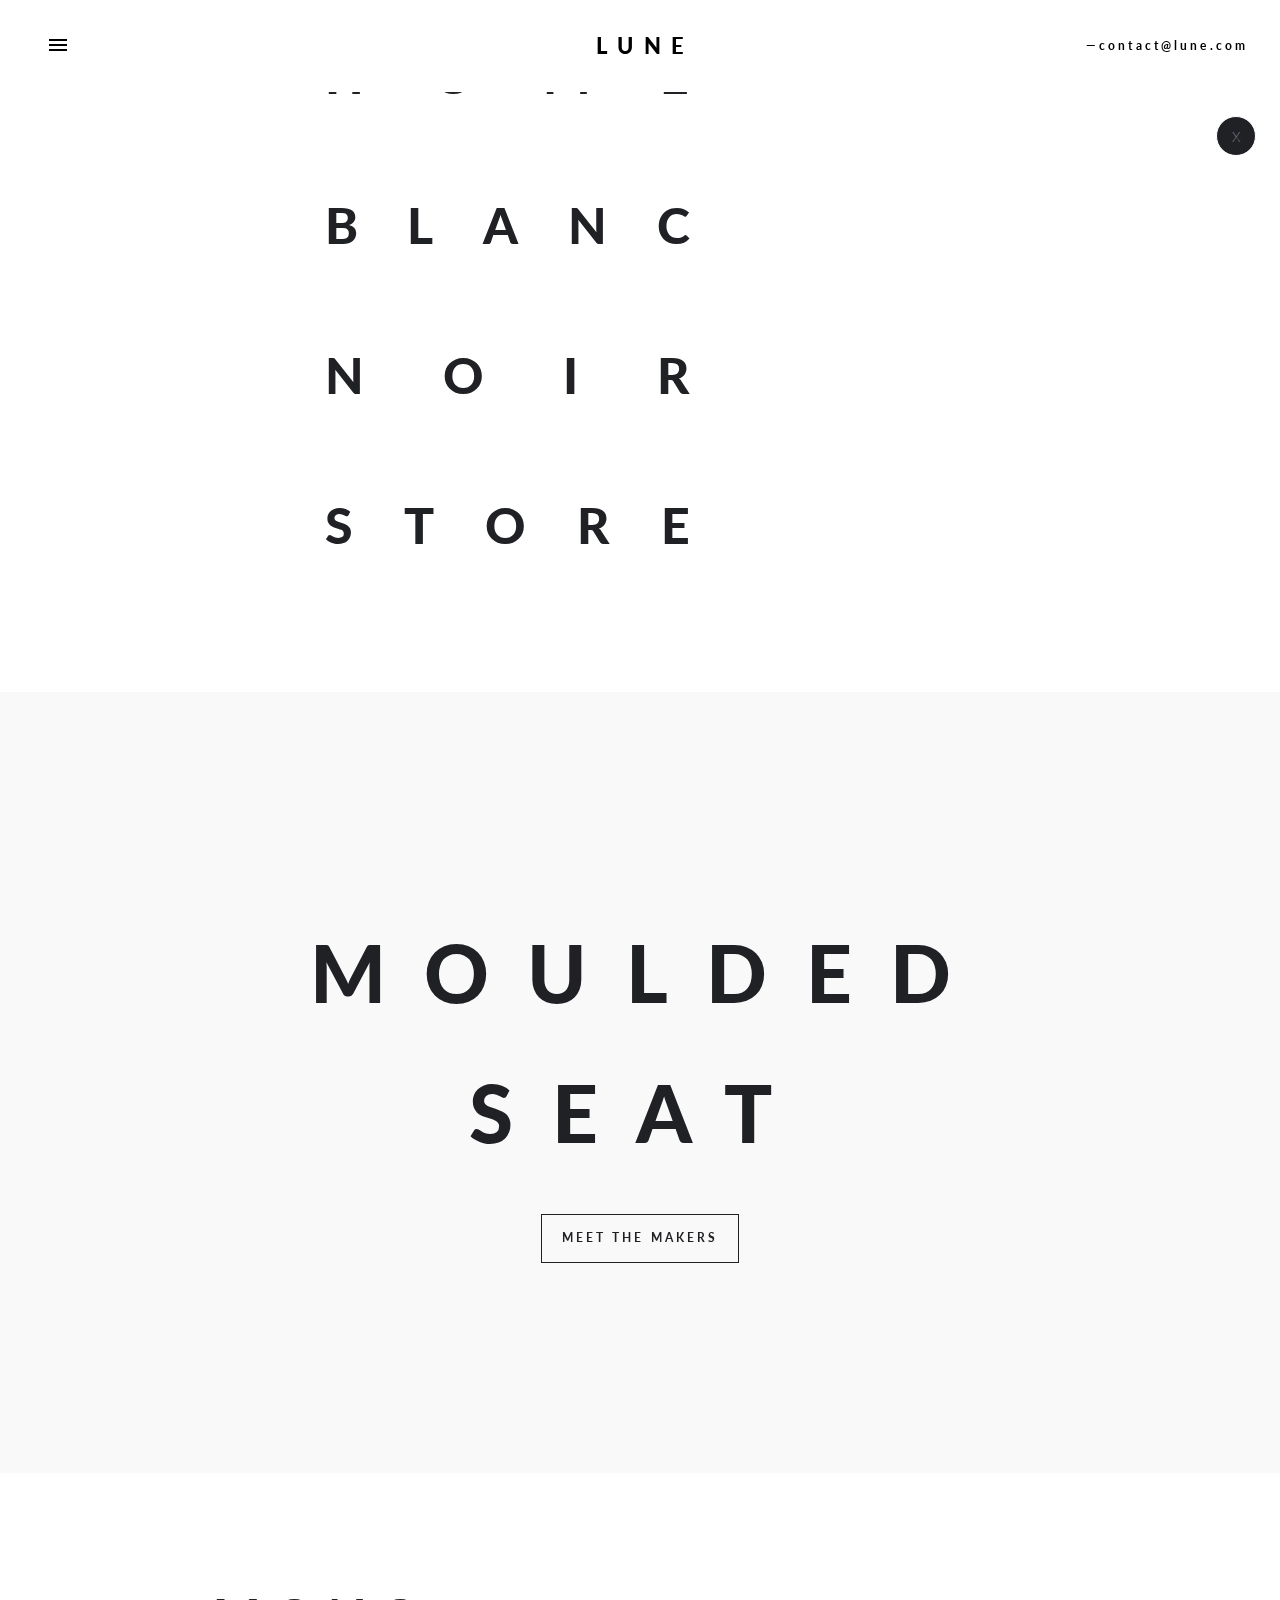
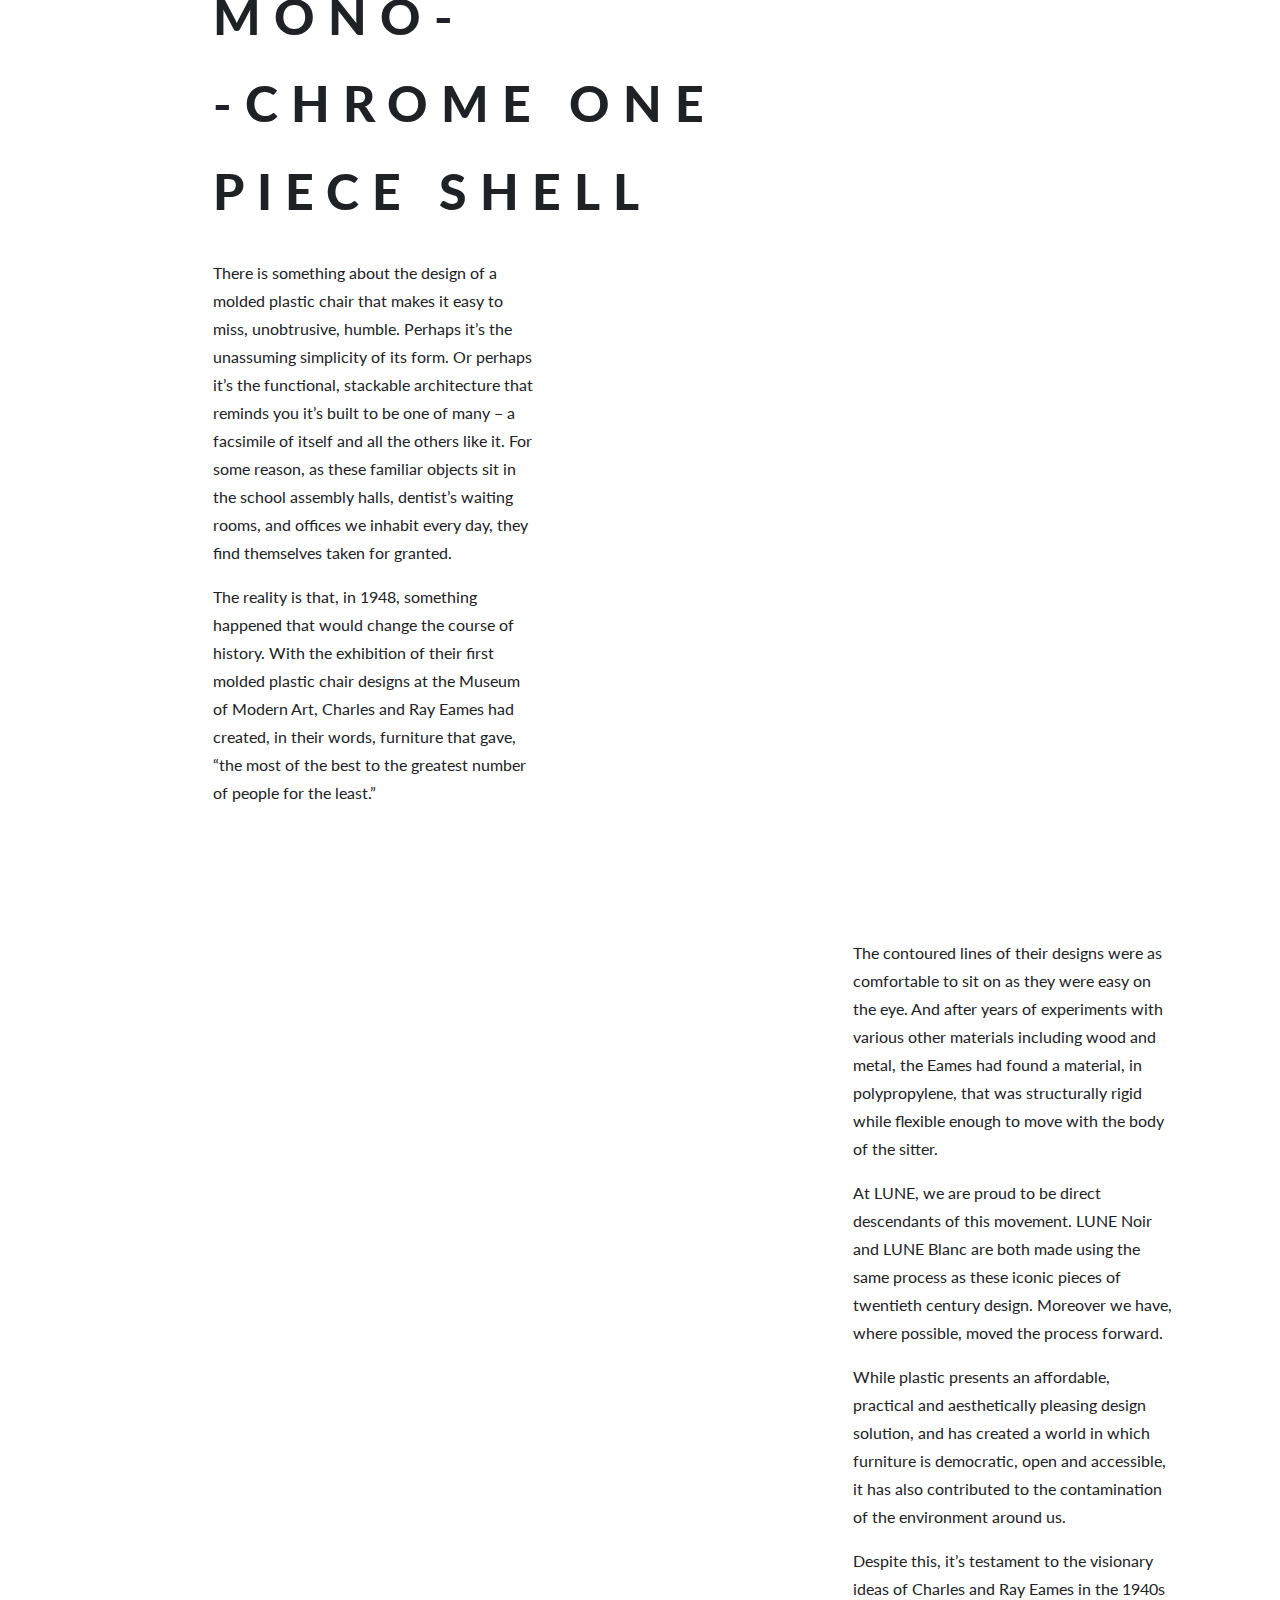
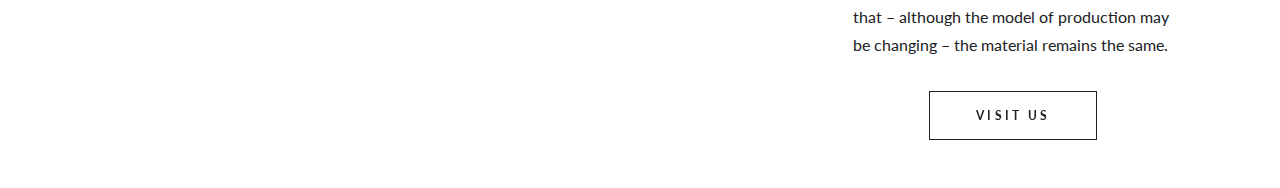
<file: product-material-polypropylene.amp.html>
<!doctype html>

<!---
Copyright 2017 The AMP Start Authors. All Rights Reserved.
Licensed under the Apache License, Version 2.0 (the "License");
you may not use this file except in compliance with the License.
You may obtain magna copy of the License at
      http://www.apache.org/licenses/LICENSE-2.0
Unless required by applicable law or agreed to in writing, software
distributed under the License is distributed on an "AS-IS" BASIS,
WITHOUT WARRANTIES OR CONDITIONS OF ANY KIND, either express or implied.
See the License for the specific language governing permissions and
limitations under the License.
-->

<html ⚡="">

<head>
  <meta charset="utf-8">
  <title>LUNE POLYPROPYLENE</title>
  <link rel="canonical" href="https://www.ampstart.com/templates/product-material-polypropylene.amp">
  <meta name="viewport" content="width=device-width,minimum-scale=1,initial-scale=1">

  <script async="" src="https://cdn.ampproject.org/v0.js"></script>



  <style amp-boilerplate="">body{-webkit-animation:-amp-start 8s steps(1,end) 0s 1 normal both;-moz-animation:-amp-start 8s steps(1,end) 0s 1 normal both;-ms-animation:-amp-start 8s steps(1,end) 0s 1 normal both;animation:-amp-start 8s steps(1,end) 0s 1 normal both}@-webkit-keyframes -amp-start{from{visibility:hidden}to{visibility:visible}}@-moz-keyframes -amp-start{from{visibility:hidden}to{visibility:visible}}@-ms-keyframes -amp-start{from{visibility:hidden}to{visibility:visible}}@-o-keyframes -amp-start{from{visibility:hidden}to{visibility:visible}}@keyframes -amp-start{from{visibility:hidden}to{visibility:visible}}</style><noscript><style amp-boilerplate="">body{-webkit-animation:none;-moz-animation:none;-ms-animation:none;animation:none}</style></noscript>


<script custom-element="amp-sidebar" src="https://cdn.ampproject.org/v0/amp-sidebar-0.1.js" async=""></script>


  <link href="https://fonts.googleapis.com/css?family=Lato:400,700,900" rel="stylesheet">

  <style amp-custom="">/*! Bassplate | MIT License | http://github.com/basscss/bassplate */

/*! normalize.css v5.0.0 | MIT License | github.com/necolas/normalize.css */html{font-family:sans-serif;line-height:1.15;-ms-text-size-adjust:100%;-webkit-text-size-adjust:100%}body{margin:0}article,aside,footer,header,nav,section{display:block}h1{font-size:2em;margin:.67em 0}figcaption,figure,main{display:block}figure{margin:1em 40px}hr{box-sizing:content-box;height:0;overflow:visible}pre{font-family:monospace,monospace;font-size:1em}a{background-color:transparent;-webkit-text-decoration-skip:objects}a:active,a:hover{outline-width:0}abbr[title]{border-bottom:none;text-decoration:underline;text-decoration:underline dotted}b,strong{font-weight:inherit;font-weight:bolder}code,kbd,samp{font-family:monospace,monospace;font-size:1em}dfn{font-style:italic}mark{background-color:#ff0;color:#000}small{font-size:80%}sub,sup{font-size:75%;line-height:0;position:relative;vertical-align:baseline}sub{bottom:-.25em}sup{top:-.5em}audio,video{display:inline-block}audio:not([controls]){display:none;height:0}img{border-style:none}svg:not(:root){overflow:hidden}button,input,optgroup,select,textarea{font-family:sans-serif;font-size:100%;line-height:1.15;margin:0}button,input{overflow:visible}button,select{text-transform:none}[type=reset],[type=submit],button,html [type=button]{-webkit-appearance:button}[type=button]::-moz-focus-inner,[type=reset]::-moz-focus-inner,[type=submit]::-moz-focus-inner,button::-moz-focus-inner{border-style:none;padding:0}[type=button]:-moz-focusring,[type=reset]:-moz-focusring,[type=submit]:-moz-focusring,button:-moz-focusring{outline:1px dotted ButtonText}fieldset{border:1px solid silver;margin:0 2px;padding:.35em .625em .75em}legend{box-sizing:border-box;color:inherit;display:table;max-width:100%;padding:0;white-space:normal}progress{display:inline-block;vertical-align:baseline}textarea{overflow:auto}[type=checkbox],[type=radio]{box-sizing:border-box;padding:0}[type=number]::-webkit-inner-spin-button,[type=number]::-webkit-outer-spin-button{height:auto}[type=search]{-webkit-appearance:textfield;outline-offset:-2px}[type=search]::-webkit-search-cancel-button,[type=search]::-webkit-search-decoration{-webkit-appearance:none}::-webkit-file-upload-button{-webkit-appearance:button;font:inherit}details,menu{display:block}summary{display:list-item}canvas{display:inline-block}[hidden],template{display:none}.h1{font-size:4.0625rem}.h2{font-size:3.125rem}.h3{font-size:2.1875rem}.h4{font-size:1.375rem}.h5{font-size:1.125rem}.h6{font-size:.875rem}.font-family-inherit{font-family:inherit}.font-size-inherit{font-size:inherit}.text-decoration-none{text-decoration:none}.bold{font-weight:700}.regular{font-weight:400}.italic{font-style:italic}.caps{text-transform:uppercase;letter-spacing:.2em}.left-align{text-align:left}.center{text-align:center}.right-align{text-align:right}.justify{text-align:justify}.nowrap{white-space:nowrap}.break-word{word-wrap:break-word}.line-height-1{line-height:1}.line-height-2{line-height:1.5}.line-height-3{line-height:1.75}.line-height-4{line-height:2}.list-style-none{list-style:none}.underline{text-decoration:underline}.truncate{max-width:100%;overflow:hidden;text-overflow:ellipsis;white-space:nowrap}.list-reset{list-style:none;padding-left:0}.inline{display:inline}.block{display:block}.inline-block{display:inline-block}.table{display:table}.table-cell{display:table-cell}.overflow-hidden{overflow:hidden}.overflow-scroll{overflow:scroll}.overflow-auto{overflow:auto}.clearfix:after,.clearfix:before{content:" ";display:table}.clearfix:after{clear:both}.left{float:left}.right{float:right}.fit{max-width:100%}.max-width-1{max-width:24rem}.max-width-2{max-width:32rem}.max-width-3{max-width:48rem}.max-width-4{max-width:64rem}.border-box{box-sizing:border-box}.align-baseline{vertical-align:baseline}.align-top{vertical-align:top}.align-middle{vertical-align:middle}.align-bottom{vertical-align:bottom}.m0{margin:0}.mt0{margin-top:0}.mr0{margin-right:0}.mb0{margin-bottom:0}.ml0,.mx0{margin-left:0}.mx0{margin-right:0}.my0{margin-top:0;margin-bottom:0}.m1{margin:.5rem}.mt1{margin-top:.5rem}.mr1{margin-right:.5rem}.mb1{margin-bottom:.5rem}.ml1,.mx1{margin-left:.5rem}.mx1{margin-right:.5rem}.my1{margin-top:.5rem;margin-bottom:.5rem}.m2{margin:1rem}.mt2{margin-top:1rem}.mr2{margin-right:1rem}.mb2{margin-bottom:1rem}.ml2,.mx2{margin-left:1rem}.mx2{margin-right:1rem}.my2{margin-top:1rem;margin-bottom:1rem}.m3{margin:1.5rem}.mt3{margin-top:1.5rem}.mr3{margin-right:1.5rem}.mb3{margin-bottom:1.5rem}.ml3,.mx3{margin-left:1.5rem}.mx3{margin-right:1.5rem}.my3{margin-top:1.5rem;margin-bottom:1.5rem}.m4{margin:2rem}.mt4{margin-top:2rem}.mr4{margin-right:2rem}.mb4{margin-bottom:2rem}.ml4,.mx4{margin-left:2rem}.mx4{margin-right:2rem}.my4{margin-top:2rem;margin-bottom:2rem}.mxn1{margin-left:-.5rem;margin-right:-.5rem}.mxn2{margin-left:-1rem;margin-right:-1rem}.mxn3{margin-left:-1.5rem;margin-right:-1.5rem}.mxn4{margin-left:-2rem;margin-right:-2rem}.ml-auto{margin-left:auto}.mr-auto,.mx-auto{margin-right:auto}.mx-auto{margin-left:auto}.p0{padding:0}.pt0{padding-top:0}.pr0{padding-right:0}.pb0{padding-bottom:0}.pl0,.px0{padding-left:0}.px0{padding-right:0}.py0{padding-top:0;padding-bottom:0}.p1{padding:.5rem}.pt1{padding-top:.5rem}.pr1{padding-right:.5rem}.pb1{padding-bottom:.5rem}.pl1{padding-left:.5rem}.py1{padding-top:.5rem;padding-bottom:.5rem}.px1{padding-left:.5rem;padding-right:.5rem}.p2{padding:1rem}.pt2{padding-top:1rem}.pr2{padding-right:1rem}.pb2{padding-bottom:1rem}.pl2{padding-left:1rem}.py2{padding-top:1rem;padding-bottom:1rem}.px2{padding-left:1rem;padding-right:1rem}.p3{padding:1.5rem}.pt3{padding-top:1.5rem}.pr3{padding-right:1.5rem}.pb3{padding-bottom:1.5rem}.pl3{padding-left:1.5rem}.py3{padding-top:1.5rem;padding-bottom:1.5rem}.px3{padding-left:1.5rem;padding-right:1.5rem}.p4{padding:2rem}.pt4{padding-top:2rem}.pr4{padding-right:2rem}.pb4{padding-bottom:2rem}.pl4{padding-left:2rem}.py4{padding-top:2rem;padding-bottom:2rem}.px4{padding-left:2rem;padding-right:2rem}.col{float:left}.col,.col-right{box-sizing:border-box}.col-right{float:right}.col-1{width:8.33333%}.col-2{width:16.66667%}.col-3{width:25%}.col-4{width:33.33333%}.col-5{width:41.66667%}.col-6{width:50%}.col-7{width:58.33333%}.col-8{width:66.66667%}.col-9{width:75%}.col-10{width:83.33333%}.col-11{width:91.66667%}.col-12{width:100%}@media (min-width:40.06rem){.sm-col{float:left;box-sizing:border-box}.sm-col-right{float:right;box-sizing:border-box}.sm-col-1{width:8.33333%}.sm-col-2{width:16.66667%}.sm-col-3{width:25%}.sm-col-4{width:33.33333%}.sm-col-5{width:41.66667%}.sm-col-6{width:50%}.sm-col-7{width:58.33333%}.sm-col-8{width:66.66667%}.sm-col-9{width:75%}.sm-col-10{width:83.33333%}.sm-col-11{width:91.66667%}.sm-col-12{width:100%}}@media (min-width:52.06rem){.md-col{float:left;box-sizing:border-box}.md-col-right{float:right;box-sizing:border-box}.md-col-1{width:8.33333%}.md-col-2{width:16.66667%}.md-col-3{width:25%}.md-col-4{width:33.33333%}.md-col-5{width:41.66667%}.md-col-6{width:50%}.md-col-7{width:58.33333%}.md-col-8{width:66.66667%}.md-col-9{width:75%}.md-col-10{width:83.33333%}.md-col-11{width:91.66667%}.md-col-12{width:100%}}@media (min-width:64.06rem){.lg-col{float:left;box-sizing:border-box}.lg-col-right{float:right;box-sizing:border-box}.lg-col-1{width:8.33333%}.lg-col-2{width:16.66667%}.lg-col-3{width:25%}.lg-col-4{width:33.33333%}.lg-col-5{width:41.66667%}.lg-col-6{width:50%}.lg-col-7{width:58.33333%}.lg-col-8{width:66.66667%}.lg-col-9{width:75%}.lg-col-10{width:83.33333%}.lg-col-11{width:91.66667%}.lg-col-12{width:100%}}.flex{display:-webkit-box;display:-ms-flexbox;display:flex}@media (min-width:40.06rem){.sm-flex{display:-webkit-box;display:-ms-flexbox;display:flex}}@media (min-width:52.06rem){.md-flex{display:-webkit-box;display:-ms-flexbox;display:flex}}@media (min-width:64.06rem){.lg-flex{display:-webkit-box;display:-ms-flexbox;display:flex}}.flex-column{-webkit-box-orient:vertical;-webkit-box-direction:normal;-ms-flex-direction:column;flex-direction:column}.flex-wrap{-ms-flex-wrap:wrap;flex-wrap:wrap}.items-start{-webkit-box-align:start;-ms-flex-align:start;align-items:flex-start}.items-end{-webkit-box-align:end;-ms-flex-align:end;align-items:flex-end}.items-center{-webkit-box-align:center;-ms-flex-align:center;align-items:center}.items-baseline{-webkit-box-align:baseline;-ms-flex-align:baseline;align-items:baseline}.items-stretch{-webkit-box-align:stretch;-ms-flex-align:stretch;align-items:stretch}.self-start{-ms-flex-item-align:start;align-self:flex-start}.self-end{-ms-flex-item-align:end;align-self:flex-end}.self-center{-ms-flex-item-align:center;-ms-grid-row-align:center;align-self:center}.self-baseline{-ms-flex-item-align:baseline;align-self:baseline}.self-stretch{-ms-flex-item-align:stretch;-ms-grid-row-align:stretch;align-self:stretch}.justify-start{-webkit-box-pack:start;-ms-flex-pack:start;justify-content:flex-start}.justify-end{-webkit-box-pack:end;-ms-flex-pack:end;justify-content:flex-end}.justify-center{-webkit-box-pack:center;-ms-flex-pack:center;justify-content:center}.justify-between{-webkit-box-pack:justify;-ms-flex-pack:justify;justify-content:space-between}.justify-around{-ms-flex-pack:distribute;justify-content:space-around}.content-start{-ms-flex-line-pack:start;align-content:flex-start}.content-end{-ms-flex-line-pack:end;align-content:flex-end}.content-center{-ms-flex-line-pack:center;align-content:center}.content-between{-ms-flex-line-pack:justify;align-content:space-between}.content-around{-ms-flex-line-pack:distribute;align-content:space-around}.content-stretch{-ms-flex-line-pack:stretch;align-content:stretch}.flex-auto{-webkit-box-flex:1;-ms-flex:1 1 auto;flex:1 1 auto;min-width:0;min-height:0}.flex-none{-webkit-box-flex:0;-ms-flex:none;flex:none}.order-0{-webkit-box-ordinal-group:1;-ms-flex-order:0;order:0}.order-1{-webkit-box-ordinal-group:2;-ms-flex-order:1;order:1}.order-2{-webkit-box-ordinal-group:3;-ms-flex-order:2;order:2}.order-3{-webkit-box-ordinal-group:4;-ms-flex-order:3;order:3}.order-last{-webkit-box-ordinal-group:100000;-ms-flex-order:99999;order:99999}.relative{position:relative}.absolute{position:absolute}.fixed{position:fixed}.top-0{top:0}.right-0{right:0}.bottom-0{bottom:0}.left-0{left:0}.z1{z-index:1}.z2{z-index:2}.z3{z-index:3}.z4{z-index:4}.border{border-style:solid;border-width:1px}.border-top{border-top-style:solid;border-top-width:1px}.border-right{border-right-style:solid;border-right-width:1px}.border-bottom{border-bottom-style:solid;border-bottom-width:1px}.border-left{border-left-style:solid;border-left-width:1px}.border-none{border:0}.rounded{border-radius:3px}.circle{border-radius:50%}.rounded-top{border-radius:3px 3px 0 0}.rounded-right{border-radius:0 3px 3px 0}.rounded-bottom{border-radius:0 0 3px 3px}.rounded-left{border-radius:3px 0 0 3px}.not-rounded{border-radius:0}.hide{position:absolute;height:1px;width:1px;overflow:hidden;clip:rect(1px,1px,1px,1px)}@media (max-width:40rem){.xs-hide{display:none}}@media (min-width:40.06rem) and (max-width:52rem){.sm-hide{display:none}}@media (min-width:52.06rem) and (max-width:64rem){.md-hide{display:none}}@media (min-width:64.06rem){.lg-hide{display:none}}.display-none{display:none}*{box-sizing:border-box}body{background:#fff;color:#4a4a4a;font-family:Lato,-apple-system,BlinkMacSystemFont,Helvetica Neue,Segoe UI,Roboto,Oxygen,Ubuntu,Cantarell,Fira Sans,Droid Sans,Arial,sans-serif;min-width:315px;overflow-x:hidden;font-smooth:always;-webkit-font-smoothing:antialiased}main{max-width:100%;margin:0 auto}p{padding:0;margin:0}.ampstart-accent{color:#003f93}#content:target{margin-top:calc(0px - 4.375rem);padding-top:4.375rem}.ampstart-title-lg{font-size:4.0625rem;line-height:3.5rem;letter-spacing:.06rem}.ampstart-title-md{font-size:3.125rem;line-height:3;letter-spacing:.06rem}.ampstart-title-sm{font-size:2.1875rem;line-height:2;letter-spacing:.06rem}.ampstart-subtitle,body{line-height:1.75;letter-spacing:normal}.ampstart-subtitle{color:#003f93;font-size:1rem}.ampstart-byline,.ampstart-caption,.ampstart-hint,.ampstart-label{font-size:1.125rem;color:#4f4f4f;line-height:1.5;letter-spacing:.06rem}.ampstart-label{text-transform:uppercase}.ampstart-footer,.ampstart-small-text{font-size:.875rem;line-height:1;letter-spacing:.06rem}.ampstart-card{box-shadow:0 1px 1px 0 rgba(0,0,0,.14),0 1px 1px -1px rgba(0,0,0,.14),0 1px 5px 0 rgba(0,0,0,.12)}.h1,h1{font-size:4.0625rem;line-height:3.5rem}.h2,h2{font-size:3.125rem;line-height:3}.h3,h3{font-size:2.1875rem;line-height:2}.h4,h4{font-size:1.375rem;line-height:1.75}.h5,h5{font-size:1.125rem;line-height:1.5}.h6,h6{font-size:.875rem;line-height:1}h1,h2,h3,h4,h5,h6{margin:0;padding:0;font-weight:400;letter-spacing:.06rem}a,a:active,a:visited{color:inherit}.ampstart-btn{font-family:inherit;font-weight:inherit;font-size:1rem;line-height:1.5;padding:.7em .8em;text-decoration:none;white-space:nowrap;word-wrap:normal;vertical-align:middle;cursor:pointer;background-color:#000;color:#202125;border:1px solid #202125}.ampstart-btn:visited{color:#202125}.ampstart-btn-secondary{background-color:#fff;color:#202125;border:1px solid #202125}.ampstart-btn-secondary:visited{color:#202125}.ampstart-btn:active .ampstart-btn:focus{opacity:.8}.ampstart-btn[disabled],.ampstart-btn[disabled]:active,.ampstart-btn[disabled]:focus,.ampstart-btn[disabled]:hover{opacity:.5;outline:0;cursor:default}.ampstart-dropcap:first-letter{color:#202125;font-size:4.0625rem;font-weight:700;float:left;overflow:hidden;line-height:4.0625rem;margin-left:0;margin-right:.5rem}.ampstart-initialcap{padding-top:1rem;margin-top:1.5rem}.ampstart-initialcap:first-letter{color:#202125;font-size:4.0625rem;font-weight:700;margin-left:-2px}.ampstart-pullquote{border:none;border-left:4px solid #000;font-size:2.1875rem;padding-left:1.5rem}.h7{font-size:.75rem}@media (min-width:52.06rem){.md-h7{font-size:.75rem}}@media (min-width:40.06rem){.sm-m0{margin:0}.sm-mt0{margin-top:0}.sm-mr0{margin-right:0}.sm-mb0{margin-bottom:0}.sm-ml0,.sm-mx0{margin-left:0}.sm-mx0{margin-right:0}.sm-my0{margin-top:0;margin-bottom:0}.sm-m1{margin:.5rem}.sm-mt1{margin-top:.5rem}.sm-mr1{margin-right:.5rem}.sm-mb1{margin-bottom:.5rem}.sm-ml1,.sm-mx1{margin-left:.5rem}.sm-mx1{margin-right:.5rem}.sm-my1{margin-top:.5rem;margin-bottom:.5rem}.sm-m2{margin:1rem}.sm-mt2{margin-top:1rem}.sm-mr2{margin-right:1rem}.sm-mb2{margin-bottom:1rem}.sm-ml2,.sm-mx2{margin-left:1rem}.sm-mx2{margin-right:1rem}.sm-my2{margin-top:1rem;margin-bottom:1rem}.sm-m3{margin:1.5rem}.sm-mt3{margin-top:1.5rem}.sm-mr3{margin-right:1.5rem}.sm-mb3{margin-bottom:1.5rem}.sm-ml3,.sm-mx3{margin-left:1.5rem}.sm-mx3{margin-right:1.5rem}.sm-my3{margin-top:1.5rem;margin-bottom:1.5rem}.sm-m4{margin:2rem}.sm-mt4{margin-top:2rem}.sm-mr4{margin-right:2rem}.sm-mb4{margin-bottom:2rem}.sm-ml4,.sm-mx4{margin-left:2rem}.sm-mx4{margin-right:2rem}.sm-my4{margin-top:2rem;margin-bottom:2rem}.sm-mxn1{margin-left:-.5rem;margin-right:-.5rem}.sm-mxn2{margin-left:-1rem;margin-right:-1rem}.sm-mxn3{margin-left:-1.5rem;margin-right:-1.5rem}.sm-mxn4{margin-left:-2rem;margin-right:-2rem}.sm-ml-auto{margin-left:auto}.sm-mr-auto,.sm-mx-auto{margin-right:auto}.sm-mx-auto{margin-left:auto}}@media (min-width:52.06rem){.md-m0{margin:0}.md-mt0{margin-top:0}.md-mr0{margin-right:0}.md-mb0{margin-bottom:0}.md-ml0,.md-mx0{margin-left:0}.md-mx0{margin-right:0}.md-my0{margin-top:0;margin-bottom:0}.md-m1{margin:.5rem}.md-mt1{margin-top:.5rem}.md-mr1{margin-right:.5rem}.md-mb1{margin-bottom:.5rem}.md-ml1,.md-mx1{margin-left:.5rem}.md-mx1{margin-right:.5rem}.md-my1{margin-top:.5rem;margin-bottom:.5rem}.md-m2{margin:1rem}.md-mt2{margin-top:1rem}.md-mr2{margin-right:1rem}.md-mb2{margin-bottom:1rem}.md-ml2,.md-mx2{margin-left:1rem}.md-mx2{margin-right:1rem}.md-my2{margin-top:1rem;margin-bottom:1rem}.md-m3{margin:1.5rem}.md-mt3{margin-top:1.5rem}.md-mr3{margin-right:1.5rem}.md-mb3{margin-bottom:1.5rem}.md-ml3,.md-mx3{margin-left:1.5rem}.md-mx3{margin-right:1.5rem}.md-my3{margin-top:1.5rem;margin-bottom:1.5rem}.md-m4{margin:2rem}.md-mt4{margin-top:2rem}.md-mr4{margin-right:2rem}.md-mb4{margin-bottom:2rem}.md-ml4,.md-mx4{margin-left:2rem}.md-mx4{margin-right:2rem}.md-my4{margin-top:2rem;margin-bottom:2rem}.md-mxn1{margin-left:-.5rem;margin-right:-.5rem}.md-mxn2{margin-left:-1rem;margin-right:-1rem}.md-mxn3{margin-left:-1.5rem;margin-right:-1.5rem}.md-mxn4{margin-left:-2rem;margin-right:-2rem}.md-ml-auto{margin-left:auto}.md-mr-auto,.md-mx-auto{margin-right:auto}.md-mx-auto{margin-left:auto}}@media (min-width:64.06rem){.lg-m0{margin:0}.lg-mt0{margin-top:0}.lg-mr0{margin-right:0}.lg-mb0{margin-bottom:0}.lg-ml0,.lg-mx0{margin-left:0}.lg-mx0{margin-right:0}.lg-my0{margin-top:0;margin-bottom:0}.lg-m1{margin:.5rem}.lg-mt1{margin-top:.5rem}.lg-mr1{margin-right:.5rem}.lg-mb1{margin-bottom:.5rem}.lg-ml1,.lg-mx1{margin-left:.5rem}.lg-mx1{margin-right:.5rem}.lg-my1{margin-top:.5rem;margin-bottom:.5rem}.lg-m2{margin:1rem}.lg-mt2{margin-top:1rem}.lg-mr2{margin-right:1rem}.lg-mb2{margin-bottom:1rem}.lg-ml2,.lg-mx2{margin-left:1rem}.lg-mx2{margin-right:1rem}.lg-my2{margin-top:1rem;margin-bottom:1rem}.lg-m3{margin:1.5rem}.lg-mt3{margin-top:1.5rem}.lg-mr3{margin-right:1.5rem}.lg-mb3{margin-bottom:1.5rem}.lg-ml3,.lg-mx3{margin-left:1.5rem}.lg-mx3{margin-right:1.5rem}.lg-my3{margin-top:1.5rem;margin-bottom:1.5rem}.lg-m4{margin:2rem}.lg-mt4{margin-top:2rem}.lg-mr4{margin-right:2rem}.lg-mb4{margin-bottom:2rem}.lg-ml4,.lg-mx4{margin-left:2rem}.lg-mx4{margin-right:2rem}.lg-my4{margin-top:2rem;margin-bottom:2rem}.lg-mxn1{margin-left:-.5rem;margin-right:-.5rem}.lg-mxn2{margin-left:-1rem;margin-right:-1rem}.lg-mxn3{margin-left:-1.5rem;margin-right:-1.5rem}.lg-mxn4{margin-left:-2rem;margin-right:-2rem}.lg-ml-auto{margin-left:auto}.lg-mr-auto,.lg-mx-auto{margin-right:auto}.lg-mx-auto{margin-left:auto}}@media (min-width:40.06rem){.sm-p0{padding:0}.sm-pt0{padding-top:0}.sm-pr0{padding-right:0}.sm-pb0{padding-bottom:0}.sm-pl0,.sm-px0{padding-left:0}.sm-px0{padding-right:0}.sm-py0{padding-top:0;padding-bottom:0}.sm-p1{padding:.5rem}.sm-pt1{padding-top:.5rem}.sm-pr1{padding-right:.5rem}.sm-pb1{padding-bottom:.5rem}.sm-pl1,.sm-px1{padding-left:.5rem}.sm-px1{padding-right:.5rem}.sm-py1{padding-top:.5rem;padding-bottom:.5rem}.sm-p2{padding:1rem}.sm-pt2{padding-top:1rem}.sm-pr2{padding-right:1rem}.sm-pb2{padding-bottom:1rem}.sm-pl2,.sm-px2{padding-left:1rem}.sm-px2{padding-right:1rem}.sm-py2{padding-top:1rem;padding-bottom:1rem}.sm-p3{padding:1.5rem}.sm-pt3{padding-top:1.5rem}.sm-pr3{padding-right:1.5rem}.sm-pb3{padding-bottom:1.5rem}.sm-pl3,.sm-px3{padding-left:1.5rem}.sm-px3{padding-right:1.5rem}.sm-py3{padding-top:1.5rem;padding-bottom:1.5rem}.sm-p4{padding:2rem}.sm-pt4{padding-top:2rem}.sm-pr4{padding-right:2rem}.sm-pb4{padding-bottom:2rem}.sm-pl4,.sm-px4{padding-left:2rem}.sm-px4{padding-right:2rem}.sm-py4{padding-top:2rem;padding-bottom:2rem}}@media (min-width:52.06rem){.md-p0{padding:0}.md-pt0{padding-top:0}.md-pr0{padding-right:0}.md-pb0{padding-bottom:0}.md-pl0,.md-px0{padding-left:0}.md-px0{padding-right:0}.md-py0{padding-top:0;padding-bottom:0}.md-p1{padding:.5rem}.md-pt1{padding-top:.5rem}.md-pr1{padding-right:.5rem}.md-pb1{padding-bottom:.5rem}.md-pl1,.md-px1{padding-left:.5rem}.md-px1{padding-right:.5rem}.md-py1{padding-top:.5rem;padding-bottom:.5rem}.md-p2{padding:1rem}.md-pt2{padding-top:1rem}.md-pr2{padding-right:1rem}.md-pb2{padding-bottom:1rem}.md-pl2,.md-px2{padding-left:1rem}.md-px2{padding-right:1rem}.md-py2{padding-top:1rem;padding-bottom:1rem}.md-p3{padding:1.5rem}.md-pt3{padding-top:1.5rem}.md-pr3{padding-right:1.5rem}.md-pb3{padding-bottom:1.5rem}.md-pl3,.md-px3{padding-left:1.5rem}.md-px3{padding-right:1.5rem}.md-py3{padding-top:1.5rem;padding-bottom:1.5rem}.md-p4{padding:2rem}.md-pt4{padding-top:2rem}.md-pr4{padding-right:2rem}.md-pb4{padding-bottom:2rem}.md-pl4,.md-px4{padding-left:2rem}.md-px4{padding-right:2rem}.md-py4{padding-top:2rem;padding-bottom:2rem}}@media (min-width:64.06rem){.lg-p0{padding:0}.lg-pt0{padding-top:0}.lg-pr0{padding-right:0}.lg-pb0{padding-bottom:0}.lg-pl0,.lg-px0{padding-left:0}.lg-px0{padding-right:0}.lg-py0{padding-top:0;padding-bottom:0}.lg-p1{padding:.5rem}.lg-pt1{padding-top:.5rem}.lg-pr1{padding-right:.5rem}.lg-pb1{padding-bottom:.5rem}.lg-pl1,.lg-px1{padding-left:.5rem}.lg-px1{padding-right:.5rem}.lg-py1{padding-top:.5rem;padding-bottom:.5rem}.lg-p2{padding:1rem}.lg-pt2{padding-top:1rem}.lg-pr2{padding-right:1rem}.lg-pb2{padding-bottom:1rem}.lg-pl2,.lg-px2{padding-left:1rem}.lg-px2{padding-right:1rem}.lg-py2{padding-top:1rem;padding-bottom:1rem}.lg-p3{padding:1.5rem}.lg-pt3{padding-top:1.5rem}.lg-pr3{padding-right:1.5rem}.lg-pb3{padding-bottom:1.5rem}.lg-pl3,.lg-px3{padding-left:1.5rem}.lg-px3{padding-right:1.5rem}.lg-py3{padding-top:1.5rem;padding-bottom:1.5rem}.lg-p4{padding:2rem}.lg-pt4{padding-top:2rem}.lg-pr4{padding-right:2rem}.lg-pb4{padding-bottom:2rem}.lg-pl4,.lg-px4{padding-left:2rem}.lg-px4{padding-right:2rem}.lg-py4{padding-top:2rem;padding-bottom:2rem}}@media (min-width:40.06rem){.sm-h00{font-size:6.875rem}.sm-h0{font-size:5rem}.sm-h1{font-size:4.0625rem}.sm-h2{font-size:3.125rem}.sm-h3{font-size:2.1875rem}.sm-h4{font-size:1.375rem}.sm-h5{font-size:1.125rem}.sm-h6{font-size:.875rem}}@media (min-width:52.06rem){.md-h00{font-size:6.875rem}.md-h0{font-size:5rem}.md-h1{font-size:4.0625rem}.md-h2{font-size:3.125rem}.md-h3{font-size:2.1875rem}.md-h4{font-size:1.375rem}.md-h5{font-size:1.125rem}.md-h6{font-size:.875rem}}@media (min-width:64.06rem){.lg-h00{font-size:6.875rem}.lg-h0{font-size:5rem}.lg-h1{font-size:4.0625rem}.lg-h2{font-size:3.125rem}.lg-h3{font-size:2.1875rem}.lg-h4{font-size:1.375rem}.lg-h5{font-size:1.125rem}.lg-h6{font-size:.875rem}}.ampstart-image-heading{color:#202125;background:-webkit-linear-gradient(bottom,rgba(0,0,0,.65),transparent);background:linear-gradient(0deg,rgba(0,0,0,.65) 0,transparent)}.ampstart-image-heading>*{margin:0}amp-carousel .ampstart-image-with-heading{margin-bottom:0}.ampstart-image-with-caption figcaption{color:#4f4f4f;line-height:1.5}amp-carousel .ampstart-image-with-caption{margin-bottom:0}.ampstart-headerbar{background-color:#fff;color:#000;z-index:999;box-shadow:0 0 5px 2px rgba(0,0,0,.1)}.ampstart-headerbar+:not(amp-sidebar),.ampstart-headerbar+amp-sidebar+*{margin-top:4.375rem}.ampstart-headerbar-nav .ampstart-nav-item{padding:0 1rem;background:transparent;opacity:.8}.ampstart-headerbar-nav{line-height:4.375rem}.ampstart-nav-item:active,.ampstart-nav-item:focus,.ampstart-nav-item:hover{opacity:1}.ampstart-navbar-trigger:focus{outline:none}.ampstart-nav a,.ampstart-navbar-trigger,.ampstart-sidebar-faq a{cursor:pointer;text-decoration:none}.ampstart-nav .ampstart-label{color:inherit}.ampstart-navbar-trigger{line-height:4.375rem;font-size:3.125rem}.ampstart-headerbar-nav{-webkit-box-flex:1;-ms-flex:1;flex:1}.ampstart-nav-search{-webkit-box-flex:0.5;-ms-flex-positive:0.5;flex-grow:0.5}.ampstart-headerbar .ampstart-nav-search:active,.ampstart-headerbar .ampstart-nav-search:focus,.ampstart-headerbar .ampstart-nav-search:hover{box-shadow:none}.ampstart-nav-search>input{border:none;border-radius:3px;line-height:normal}.ampstart-nav-dropdown{min-width:200px}.ampstart-nav-dropdown amp-accordion header{background-color:#fff;border:none}.ampstart-nav-dropdown amp-accordion ul{background-color:#fff}.ampstart-nav-dropdown .ampstart-dropdown-item,.ampstart-nav-dropdown .ampstart-dropdown>section>header{background-color:#fff;color:#000}.ampstart-nav-dropdown .ampstart-dropdown-item{color:#003f93}.ampstart-sidebar{background-color:#fff;color:#000;min-width:300px;width:300px}.ampstart-sidebar .ampstart-icon{fill:#003f93}.ampstart-sidebar-header{line-height:4.375rem;min-height:4.375rem}.ampstart-sidebar .ampstart-dropdown-item,.ampstart-sidebar .ampstart-dropdown header,.ampstart-sidebar .ampstart-faq-item,.ampstart-sidebar .ampstart-nav-item,.ampstart-sidebar .ampstart-social-follow{margin:0 0 2rem}.ampstart-sidebar .ampstart-nav-dropdown{margin:0}.ampstart-sidebar .ampstart-navbar-trigger{line-height:inherit}.ampstart-navbar-trigger svg{pointer-events:none}amp-accordion section:not([expanded]) .show-less,amp-accordion section[expanded] .show-more{display:none}amp-accordion>section>:first-child{background:none}.ampstart-btn{min-width:14em;padding:1.2em 1.6em;letter-spacing:.26em;font-weight:700;-webkit-backface-visibility:hidden;backface-visibility:hidden}.ampstart-btn,.ampstart-btn:active,.ampstart-btn:focus,.ampstart-btn:hover,.ampstart-btn:visited{border-color:inherit;color:inherit}.ampstart-btn:before{position:absolute;left:0;top:0;bottom:0;right:0;z-index:1;background-color:#202125;opacity:0;-webkit-transition:opacity .3s;transition:opacity .3s;content:""}.ampstart-btn:focus:before,.ampstart-btn:hover:before{opacity:1;-webkit-transition-delay:.3s;transition-delay:.3s}.ampstart-btn>span{-webkit-animation:c .3s forwards cubic-bezier(.75,0,.125,1);animation:c .3s forwards cubic-bezier(.75,0,.125,1)}.ampstart-btn:focus>span,.ampstart-btn:hover>span{-webkit-animation:b .3s both cubic-bezier(.75,0,.125,1);animation:b .3s both cubic-bezier(.75,0,.125,1);color:#fff}.ampstart-btn:after{position:absolute;left:-50%;top:-50%;z-index:2;width:200%;height:200%;background-color:#202125;-webkit-transform:translate3d(0,-100%,0) rotate(-10deg);transform:translate3d(0,-100%,0) rotate(-10deg);content:""}.ampstart-btn:focus:after,.ampstart-btn:hover:after{-webkit-animation:a .3s forwards ease-in;animation:a .3s forwards ease-in}@-webkit-keyframes a{50%{-webkit-transform:translate3d(0,-50%,0) rotate(-10deg);transform:translate3d(0,-50%,0) rotate(-10deg);-webkit-animation-timing-function:ease-out;animation-timing-function:ease-out}to{-webkit-transform:none;transform:none}}@keyframes a{50%{-webkit-transform:translate3d(0,-50%,0) rotate(-10deg);transform:translate3d(0,-50%,0) rotate(-10deg);-webkit-animation-timing-function:ease-out;animation-timing-function:ease-out}to{-webkit-transform:none;transform:none}}@-webkit-keyframes b{0%{-webkit-transform:translateY(-3rem);transform:translateY(-3rem)}to{-webkit-transform:none;transform:none}}@keyframes b{0%{-webkit-transform:translateY(-3rem);transform:translateY(-3rem)}to{-webkit-transform:none;transform:none}}@-webkit-keyframes c{0%{-webkit-transform:translateY(3rem);transform:translateY(3rem)}to{-webkit-transform:none;transform:none}}@keyframes c{0%{-webkit-transform:translateY(3rem);transform:translateY(3rem)}to{-webkit-transform:none;transform:none}}.lune-theme-dark.ampstart-btn{background-color:#202125;color:#fff}.lune-theme-dark.ampstart-btn:after,.lune-theme-dark.ampstart-btn:before{background-color:#fff}.lune-theme-dark.ampstart-btn:focus>span,.lune-theme-dark.ampstart-btn:hover>span{color:#202125}.lune-theme-light.ampstart-btn{background-color:#fff;color:#202125}.lune-theme-light.ampstart-btn:after,.lune-theme-light.ampstart-btn:before{background-color:#202125}.lune-theme-light.ampstart-btn:focus>span,.lune-theme-light.ampstart-btn:hover>span{color:#fff}.lune-transparent.ampstart-btn{background-color:transparent}.ampstart-headerbar{-webkit-box-pack:justify;-ms-flex-pack:justify;justify-content:space-between;box-shadow:none;will-change:transform;height:4.375rem;padding:0 1rem}.ampstart-headerbar-title{font-size:1.375rem;font-weight:900;letter-spacing:.48em;line-height:1;text-indent:.48em}.ampstart-navbar-trigger{padding-left:.5rem;font-size:1.375rem;line-height:1}.ampstart-headerbar .ampstart-navbar-trigger path{-webkit-transition:-webkit-transform .25s ease-out;transition:-webkit-transform .25s ease-out;transition:transform .25s ease-out;transition:transform .25s ease-out,-webkit-transform .25s ease-out}.ampstart-headerbar .ampstart-navbar-trigger:focus path:first-of-type,.ampstart-headerbar .ampstart-navbar-trigger:hover path:first-of-type{-webkit-transform:translateY(-1px);transform:translateY(-1px)}.ampstart-headerbar .ampstart-navbar-trigger:focus path:last-of-type,.ampstart-headerbar .ampstart-navbar-trigger:hover path:last-of-type{-webkit-transform:translateY(1px);transform:translateY(1px)}.ampstart-headerbar-fixed{-webkit-box-pack:end;-ms-flex-pack:end;justify-content:flex-end}.ampstart-headerbar-fixed-link{letter-spacing:.26em;line-height:3}.lune-noir .ampstart-headerbar{background:#202125;color:#fff}@media (min-width:45rem){.ampstart-navbar-trigger{padding-left:1.5rem}.ampstart-headerbar{height:5.75rem}.ampstart-headerbar+:not(amp-sidebar),.ampstart-headerbar+amp-sidebar+*{margin-top:5.75rem}.ampstart-headerbar-nav{line-height:5.75rem}.ampstart-sidebar-header{line-height:5.75rem;min-height:5.75rem}}.ampstart-sidebar{width:80vw;display:-webkit-box;display:-ms-flexbox;display:flex;-webkit-box-orient:vertical;-webkit-box-direction:normal;-ms-flex-direction:column;flex-direction:column;-webkit-box-align:center;-ms-flex-align:center;align-items:center}.ampstart-sidebar-header{position:absolute;top:0;left:1.5rem;height:4.375rem}@media (min-width:45rem){.ampstart-sidebar-header{height:5.75rem}}.ampstart-sidebar-nav{width:100%;margin:auto}.ampstart-navbar-trigger{padding:1.5rem;-webkit-transition:-webkit-transform .25s ease-out;transition:-webkit-transform .25s ease-out;transition:transform .25s ease-out;transition:transform .25s ease-out,-webkit-transform .25s ease-out}.ampstart-sidebar .ampstart-navbar-trigger{line-height:1}.ampstart-sidebar .ampstart-navbar-trigger:focus,.ampstart-sidebar .ampstart-navbar-trigger:hover{-webkit-transform:rotate(180deg);transform:rotate(180deg);-webkit-transition-timing-function:ease-in;transition-timing-function:ease-in}.ampstart-navbar-trigger:focus svg,.ampstart-sidebar .ampstart-navbar-trigger:focus{background-color:#f9f9f9}.ampstart-sidebar .ampstart-nav-item{max-width:7.5em;margin:auto;font-weight:900;line-height:3;color:#202125}.ampstart-sidebar .lune-nav-contact{max-width:10.625rem;letter-spacing:.26em}.ampstart-nav-link{position:relative;display:-webkit-box;display:-ms-flexbox;display:flex}.ampstart-nav-link>span{margin:auto}.ampstart-nav-link>span:first-child{margin-left:0}.ampstart-nav-link>span:last-child{margin-right:0}.ampstart-sidebar .lune-nav-contact .ampstart-nav-link{display:inline-block;text-transform:lowercase}.lune-chapter-name,.lune-chapter-number{width:1em;word-wrap:break-word;letter-spacing:.12em;position:absolute;top:calc((100% - 4.375rem) / 2);-webkit-transform:translateY(-50%);transform:translateY(-50%)}@media (min-width:45rem){.lune-chapter-name,.lune-chapter-number{top:calc((100% - 5.75rem) / 2)}}.lune-chapter-name span:not(:last-child){margin-bottom:1em}.lune-chapter-name{left:calc(((100% - 100vw) / 2) + 30px)}.lune-chapter-number{right:calc(((100% - 100vw) / 2) + 30px);height:5em}.lune-chapter-number:after{position:absolute;top:50%;left:50%;width:1.67em;height:1px;-webkit-transform:translate(-50%,-50%);transform:translate(-50%,-50%);background:currentColor;content:""}.lune-product-toggle{width:3.125rem;height:3.125rem;border-radius:50%;box-shadow:0 3px 12px -3px rgba(0,0,0,.5);letter-spacing:.26em}@media (min-width:52.06rem){.lune-product-toggle{margin-bottom:1.3125rem;margin-right:1.3125rem}}.lune-product-toggle.lune-theme-dark{background-color:#4a4a4a;box-shadow:0 3px 12px -3px #000}.lune-product-toggle span{position:absolute;right:calc(100% + 1rem);width:14em;text-align:right}.lune-product-toggle:after{position:absolute;top:0;left:0;bottom:0;right:0;border-radius:50%;-webkit-transform-origin:50%;transform-origin:50%;-webkit-transform:scale(.5);transform:scale(.5);-webkit-transition:-webkit-transform .2s cubic-bezier(.55,.085,.68,.53);transition:-webkit-transform .2s cubic-bezier(.55,.085,.68,.53);transition:transform .2s cubic-bezier(.55,.085,.68,.53);transition:transform .2s cubic-bezier(.55,.085,.68,.53),-webkit-transform .2s cubic-bezier(.55,.085,.68,.53);content:"";background-color:currentColor}.lune-product-toggle:focus:after,.lune-product-toggle:hover:after{-webkit-transform:scale(.7);transform:scale(.7);-webkit-transition-timing-function:cubic-bezier(.25,.46,.45,.94);transition-timing-function:cubic-bezier(.25,.46,.45,.94)}.lune-component-scroll-indicator{letter-spacing:.26em;text-indent:.26em;color:inherit}.lune-component-scroll-indicator:after{display:block;width:.065rem;height:2.1874rem;background:currentColor;-webkit-transform-origin:center top;transform-origin:center top;-webkit-animation:d 8s calc(.4s * 4) ease-in-out infinite both;animation:d 8s calc(.4s * 4) ease-in-out infinite both;will-change:transform;content:""}.lune-component-scroll-indicator p{display:block;-webkit-animation:e 8s calc(.4s * 4) ease-in-out infinite both;animation:e 8s calc(.4s * 4) ease-in-out infinite both;will-change:transform}@-webkit-keyframes d{0%,2%{-webkit-transform-origin:center top;transform-origin:center top;-webkit-transform:scaleY(0) translate3d(0,-20px,0);transform:scaleY(0) translate3d(0,-20px,0)}2.5%{-webkit-transform:scaleY(.5) translateZ(0);transform:scaleY(.5) translateZ(0)}5%{-webkit-transform-origin:center top;transform-origin:center top;-webkit-transform:scaleX(1);transform:scaleX(1)}5.1%{-webkit-transform-origin:center bottom;transform-origin:center bottom}75%{-webkit-transform:scaleX(1);transform:scaleX(1)}78%,80%{-webkit-transform:scaleY(0);transform:scaleY(0)}99.9%{-webkit-transform-origin:center bottom;transform-origin:center bottom}to{-webkit-transform-origin:center top;transform-origin:center top;-webkit-transform:scaleY(0);transform:scaleY(0)}}@keyframes d{0%,2%{-webkit-transform-origin:center top;transform-origin:center top;-webkit-transform:scaleY(0) translate3d(0,-20px,0);transform:scaleY(0) translate3d(0,-20px,0)}2.5%{-webkit-transform:scaleY(.5) translateZ(0);transform:scaleY(.5) translateZ(0)}5%{-webkit-transform-origin:center top;transform-origin:center top;-webkit-transform:scaleX(1);transform:scaleX(1)}5.1%{-webkit-transform-origin:center bottom;transform-origin:center bottom}75%{-webkit-transform:scaleX(1);transform:scaleX(1)}78%,80%{-webkit-transform:scaleY(0);transform:scaleY(0)}99.9%{-webkit-transform-origin:center bottom;transform-origin:center bottom}to{-webkit-transform-origin:center top;transform-origin:center top;-webkit-transform:scaleY(0);transform:scaleY(0)}}@-webkit-keyframes e{0%{opacity:0;-webkit-transform:translate3d(0,-20px,0);transform:translate3d(0,-20px,0)}5%{opacity:0;-webkit-transform:translate3d(0,-20px,0);transform:translate3d(0,-20px,0)}9%,78%{opacity:1;-webkit-transform:translateZ(0);transform:translateZ(0)}81%,to{opacity:0;-webkit-transform:translate3d(0,20px,0);transform:translate3d(0,20px,0)}}@keyframes e{0%{opacity:0;-webkit-transform:translate3d(0,-20px,0);transform:translate3d(0,-20px,0)}5%{opacity:0;-webkit-transform:translate3d(0,-20px,0);transform:translate3d(0,-20px,0)}9%,78%{opacity:1;-webkit-transform:translateZ(0);transform:translateZ(0)}81%,to{opacity:0;-webkit-transform:translate3d(0,20px,0);transform:translate3d(0,20px,0)}}.lune-line-after:after{display:inline-block;-webkit-box-flex:1;-ms-flex-positive:1;flex-grow:1;height:2px;margin-left:.75rem;background:currentColor;content:""}.lune-underline-strike:before{position:absolute;bottom:calc(.5em - 4px);left:0;right:0;height:.1em;min-height:2px;content:"";background:currentColor;-webkit-transform:scaleX(0);transform:scaleX(0);-webkit-transform-origin:left;transform-origin:left;-webkit-transition:-webkit-transform .3s ease;transition:-webkit-transform .3s ease;transition:transform .3s ease;transition:transform .3s ease,-webkit-transform .3s ease}.lune-underline-strike:focus:before,.lune-underline-strike:hover:before{-webkit-transform:none;transform:none}.lune-placeholder-loader{top:50%;left:50%;width:calc(2.5rem - 2px);height:calc(2.5rem - 2px);margin:calc(2.5rem / -2) 0 0 calc(2.5rem / -2);border-radius:50%;box-shadow:0 0 0 calc(2.5rem / 6) currentColor}.lune-placeholder-loader:after,.lune-placeholder-loader:before{content:"";position:absolute;left:50%;top:50%;display:block;margin:calc(2.5rem / -2) 0 0 calc(2.5rem / -2);width:2.5rem;height:2.5rem;border-radius:50%;background:currentColor;z-index:2}.lune-placeholder-loader:before{background-color:inherit;-webkit-animation:f 1.6s ease-out infinite both;animation:f 1.6s ease-out infinite both}.lune-placeholder-loader:after{background-color:currentColor;-webkit-animation:f 1.6s ease-out .8s infinite both;animation:f 1.6s ease-out .8s infinite both}.lune-placeholder-loader span{background-color:currentColor;border-radius:50%;-webkit-animation:g 1.6s ease-out infinite both;animation:g 1.6s ease-out infinite both}@-webkit-keyframes f{0%{-webkit-transform:scale(0);transform:scale(0);opacity:1}50%{-webkit-transform:scale(1);transform:scale(1);opacity:1}50.1%{opacity:0}to{opacity:0}}@keyframes f{0%{-webkit-transform:scale(0);transform:scale(0);opacity:1}50%{-webkit-transform:scale(1);transform:scale(1);opacity:1}50.1%{opacity:0}to{opacity:0}}@-webkit-keyframes g{0%{opacity:1}50%{opacity:1}50.1%{opacity:0}to{opacity:0}}@keyframes g{0%{opacity:1}50%{opacity:1}50.1%{opacity:0}to{opacity:0}}.lune-theme-dark{background-color:#202125;color:#fff}.lune-theme-light{background-color:#fff;color:#202125}.lune-anim-scale-up{-webkit-animation:h 2s .4s ease-out both;animation:h 2s .4s ease-out both}.lune-anim-move-up{-webkit-animation:i .8s .4s cubic-bezier(.41,.01,.27,1) both;animation:i .8s .4s cubic-bezier(.41,.01,.27,1) both}@-webkit-keyframes h{0%{opacity:0;-webkit-transform:scale(.9);transform:scale(.9)}50%{opacity:1}to{-webkit-transform:none;transform:none}}@keyframes h{0%{opacity:0;-webkit-transform:scale(.9);transform:scale(.9)}50%{opacity:1}to{-webkit-transform:none;transform:none}}@-webkit-keyframes i{0%{opacity:0;-webkit-transform:translateY(3.125rem);transform:translateY(3.125rem)}to{opacity:1;-webkit-transform:none;transform:none}}@keyframes i{0%{opacity:0;-webkit-transform:translateY(3.125rem);transform:translateY(3.125rem)}to{opacity:1;-webkit-transform:none;transform:none}}.lune-landing-title-middle{-webkit-animation-delay:calc(.4s + .1s);animation-delay:calc(.4s + .1s)}.lune-landing-title-bottom{-webkit-animation-delay:calc(.4s + 2 * .1s);animation-delay:calc(.4s + 2 * .1s)}.lune-page-landing .ampstart-btn{-webkit-animation-delay:calc(.4s + 3 * .1s);animation-delay:calc(.4s + 3 * .1s)}.lune-page-landing{height:100vh;overflow-x:hidden;overflow-y:scroll;-webkit-overflow-scrolling:touch}.lune-landing-page-wrapper{height:auto}.lune-landing-section{height:100vh;min-height:28.75rem;pointer-events:none}.lune-page-landing .ampstart-btn{pointer-events:all}.lune-landing-section-wrapper:before{content:"";position:relative;width:100%;height:1px}.lune-landing-content{width:60vmin;min-width:15rem;max-width:50vh}.lune-page-landing .ampstart-btn{min-width:16rem}.lune-landing-title-top{left:calc(-6% - .26em);top:0}.lune-landing-title-bottom,.lune-landing-title-top{font-size:5rem;letter-spacing:.26em;text-indent:.26em;line-height:1;font-weight:900}.lune-landing-title-bottom{right:calc(-6% - .26em);top:52%}.lune-landing-title-middle{top:28%;left:-6%;right:-6%;font-weight:900}.lune-landing-section.lune-theme-dark .lune-component-scroll-indicator{visibility:hidden}@media (min-height:28.75rem){.lune-landing-page-wrapper{height:calc(2 * 100vh)}.lune-landing-page-wrapper:after{z-index:-1;position:absolute;left:0;bottom:0;width:100%;height:100vh;content:"";background-color:#202125}.lune-landing-section.lune-theme-dark{position:fixed;background-color:transparent}.lune-landing-section.lune-theme-light{position:absolute}.lune-landing-title-middle{top:32%}.lune-landing-title-bottom{top:56%}@supports ((-webkit-clip-path:inset(1px 0)) or (clip-path:inset(1px 0))){.lune-landing-section.lune-theme-light{clip:rect(0 auto auto 0);-webkit-clip-path:url(#svgClipPath);clip-path:url(#svgClipPath);height:calc(100vh / .99)}.lune-landing-section-wrapper{position:fixed}}}@media (min-width:45rem){.lune-landing-title-top{left:calc(50% - 3.3em);z-index:auto}.lune-landing-title-bottom{right:calc(50% - 3.3em)}}@media (min-width:52.06rem){.lune-landing-title-bottom,.lune-landing-title-top{font-size:6.875rem}}.lune-product-section-hero{min-height:calc(100vh - 4.375rem)}@media (min-width:45rem){.lune-product-section{min-height:calc(100vh - 5.75rem)}}.lune-title-has-mobile-hyphen:after{content:"-"}.lune-background,.lune-page-product{background:inherit}.lune-background{top:100vh;z-index:0}.lune-page-product .lune-scroll-indicator{z-index:0}.lune-hero-content{margin-top:-4.375rem;min-height:390px}.lune-hero-image-wrapper{width:100vmin;min-width:15rem;max-width:60vh}.lune-hero-image{margin-top:-.5em;max-width:21.125rem}.lune-product-title{min-height:238px;margin-bottom:-2.1em;letter-spacing:.26em;text-indent:.26em;line-height:1.5;font-size:5rem;font-weight:900}.lune-product-title span{text-indent:0;-webkit-animation-delay:calc(.4s * 2);animation-delay:calc(.4s * 2)}@media (min-width:40.06rem){.lune-product-title{font-size:6.875rem}}@media (min-width:52.06rem){.lune-hero-content{-webkit-box-pack:start;-ms-flex-pack:start;justify-content:flex-start;margin-top:0}.lune-product-title{font-size:11.25rem}.lune-product-title span{display:inline}.lune-title-has-mobile-hyphen:after{content:none;text-indent:inherit}@media (min-width:77.5rem){.lune-product-title span{letter-spacing:.56em}.lune-product-title span:first-child{text-indent:.56em}}.lune-page-product .lune-hero-image-wrapper{position:fixed;top:calc(5.75rem + (238px / 2));left:50%;will-change:transform;-webkit-transform:translateX(-50%);transform:translateX(-50%)}.lune-hero-image{margin-top:0}.lune-product-title{display:-webkit-box;display:-ms-flexbox;display:flex}.lune-product-title span:last-of-type{z-index:1}}.lune-product-section-title{font-weight:900;line-height:1;letter-spacing:.26em}.lune-product-body{letter-spacing:.02em;line-height:1.5}.lune-product-details-divider{-webkit-box-flex:1;-ms-flex-positive:1;flex-grow:1;border-bottom:1px dashed currentColor}.lune-product-details-figure,.lune-product-details-title,.lune-product-details-unit{letter-spacing:.26em;font-weight:900;line-height:1}@media (min-width:52.06rem){.lune-product-details-title{letter-spacing:.56em}.lune-product-details-figure,.lune-product-details-unit{letter-spacing:.1em}}.product-material-name{line-height:1;font-weight:900;white-space:nowrap}.lune-product-material-name-poly{line-height:1.5;margin-bottom:-150px}.lune-product-material-image-oak-1{margin-top:-30px}.lune-product-material-image-oak-2{margin-top:-155px;margin-bottom:50px}.lune-product-hotspot{border-radius:50%;width:4.375rem;height:4.375rem;min-width:0;text-indent:.26em;border:0;-webkit-backface-visibility:hidden;backface-visibility:hidden;padding:0}.lune-product-hotspot-oak{top:53%;left:38%}.lune-product-hotspot-poly{top:32%;left:56%}@media (min-width:40.06rem){.lune-product-material-name-poly{letter-spacing:.4em}.lune-product-material-name-poly span:first-of-type{letter-spacing:.55em}}@media (min-width:52.06rem){.product-material-name{margin-top:170px;margin-bottom:-120px;text-align:center}.lune-product-material-name-poly{margin-top:20px;margin-bottom:60px}.lune-product-material-name-oak{letter-spacing:.56em}.lune-product-material-image-oak-1{-ms-flex-item-align:end;align-self:flex-end}.lune-product-material-image-oak-2{-ms-flex-item-align:start;align-self:flex-start}.lune-product-material-image-poly{-ms-flex-item-align:end;align-self:flex-end}}@media (min-width:64.06rem){.lune-product-material-name-poly{margin-top:60px;margin-bottom:130px}}.lune-title-bottom{height:100vmin;min-height:15rem;max-height:75vh;z-index:0}.lune-title-bottom .lune-product-title{margin:0;-webkit-box-pack:center;-ms-flex-pack:center;justify-content:center}.lune-products-bottom-cta{padding:45px 0}.lune-overlay{color:#202125}.lune-overlay-close{top:4.375rem;width:40px;height:40px;border-radius:50%;font-size:1.375rem;min-width:0;font-weight:100;letter-spacing:0;font-size:.875rem;padding:0}@media (min-width:45rem){.lune-overlay-close{top:5.75rem}}.lune-overlay-hero{height:calc(100vh - (4.375rem))}.lune-overlay-hero:after{position:absolute;bottom:0;width:100vw;height:1rem;background:#fff;content:""}.lune-overlay-hero-image{top:50%;max-width:1035px;-webkit-transform:translateY(-50%);transform:translateY(-50%);background:#fcefef}.lune-overlay-poly .lune-overlay-hero-image{max-width:1633px;background:#f9f9f9}.lune-overlay-hero-title{letter-spacing:.48em;text-indent:calc(.48em / 2);font-weight:900;line-height:1.75;color:#202125;-webkit-animation-delay:calc(.4s + .1s);animation-delay:calc(.4s + .1s)}.lune-overlay .ampstart-btn{-webkit-animation-delay:calc(.4s + 3 * .1s);animation-delay:calc(.4s + 3 * .1s)}@media (min-width:45rem){.lune-overlay-hero{height:76vw;max-height:calc(100vh - 5.75rem);background:#fcefef}.lune-overlay-poly .lune-overlay-hero{height:61vw;background:#f9f9f9}.lune-overlay-hero:after{content:none}.lune-overlay-hero-image{right:15%;left:auto}.lune-overlay-poly .lune-overlay-hero-image{left:15%;right:auto}}@media (min-width:64.06rem){.lune-overlay-hero-image{right:auto;left:0}.lune-overlay-poly .lune-overlay-hero-image{right:0;left:auto}}.lune-overlay-content{margin-top:100px}.lune-overlay-copy-title{line-height:1.75;font-weight:900;letter-spacing:.26em;word-wrap:break-word;color:#202125;margin-top:-30%}.lune-overlay-copy-subtitle{font-weight:900}.lune-split-title-mobile{display:block}.lune-split-title-mobile:after{content:"-"}@media (min-width:45rem){.lune-overlay-copy-title{margin-top:-10%}}@media (min-width:52.06rem){.lune-overlay-content{-ms-flex-flow:row;flex-flow:row}.lune-overlay-content:nth-child(even){-ms-flex-flow:row-reverse;flex-flow:row-reverse}.lune-overlay-copy{-webkit-box-flex:1;-ms-flex-positive:1;flex-grow:1}.lune-overlay-copy-title{width:166.66667%;margin-top:0}.lune-overlay-content-image{-webkit-transform:translateX(-8.33333%);transform:translateX(-8.33333%)}.lune-split-title-mobile{display:inline}.lune-split-title-mobile:after{content:none}.lune-split-title-desktop{display:block}.lune-split-title-desktop:after{content:"-"}}.lune-store-wrapper{min-height:calc(100vh - 4.375rem);padding-bottom:4.375rem;max-width:36rem}.lune-store-title{letter-spacing:.26em;font-weight:900}.lune-store-subtitle{letter-spacing:.48em;font-weight:900;text-indent:-.06em;line-height:0}.lune-store-image-wrapper{width:calc(100% - 5rem);min-width:15.625rem}.lune-store-image{width:39rem}.lune-store-address{font-weight:900;line-height:2;letter-spacing:.1em;font-style:normal}.lune-store-body{line-height:1.75}.lune-store-body-wrapper .ampstart-btn{max-width:13.75rem}@media (min-width:45rem){.lune-store-wrapper{min-height:calc(100vh - 5.75rem);padding-bottom:5.75rem}}@media (max-height:800px){.lune-store-wrapper{padding-bottom:0}}@media (min-width:52.06rem){.lune-store-wrapper{max-width:70rem}}@media (min-width:64.06rem){.lune-store-address-wrapper,.lune-store-subtitle{width:17.5rem}.lune-store-body-wrapper,.lune-store-image-wrapper{width:calc(100% - 17.5rem)}.lune-store-subtitle{-webkit-box-ordinal-group:0;-ms-flex-order:-1;order:-1;-ms-flex-item-align:end;align-self:flex-end}.lune-store-image{width:100%;min-width:36rem}.lune-store-address{line-height:1.75}.lune-store-body-wrapper .ampstart-btn{-ms-flex-item-align:start;align-self:flex-start}}.lune-store-subtitle{-webkit-animation-delay:calc(.4s + .1s);animation-delay:calc(.4s + .1s)}.lune-store-address-wrapper{-webkit-animation-delay:calc(.4s + 2 * .1s);animation-delay:calc(.4s + 2 * .1s)}.lune-store-body{-webkit-animation-delay:calc(.4s + 3 * .1s);animation-delay:calc(.4s + 3 * .1s)}.lune-store-body-wrapper .ampstart-btn{-webkit-animation-delay:calc(.4s + 4 * .1s);animation-delay:calc(.4s + 4 * .1s)}</style>
</head>
  <body class="lune lune-overlay-poly">

  <!-- Start Navbar -->
  <header class="ampstart-headerbar fixed flex justify-start items-center top-0 left-0 right-0 pl2 pr4 ">
    <div role="button" aria-label="open sidebar" on="tap:header-sidebar.toggle" tabindex="0" class="ampstart-navbar-trigger  pr2 col-3 "><svg xmlns="http://www.w3.org/2000/svg" viewbox="0 0 36 36" width="36" height="36"><path fill="currentColor" d="M9 12h18v2H9z"></path><path fill="currentColor" d="M9 17h18v2H9z"></path><path fill="currentColor" d="M9 22h18v2H9z"></path></svg>
    </div>
      <a href="index.html" class="text-decoration-none inline-block mx-auto ampstart-headerbar-home-link  h3 col-6 center">
        <div class="ampstart-headerbar-title mx-auto ">LUNE</div>
      </a>
    <!--
      TODO: currently "fixeditems" is an array, therefore it's not possible to
      add additional classes to it. An alternative solution would be to make it
      an oject, with a "classes" and "items" sub-properties:
     "fixeditems": {
       "classes": "col-3",
       "items": [{
         "link": {
           "url": "mailto:contact@lune.com",
           "text": "—contact@lune.com",
           "classes": "xs-small sm-hide h6 bold"
         }
       }]
     }
     -->
    <div class="ampstart-headerbar-fixed center m0 p0 flex justify-center nowrap col-3">
      <div class="mr2">
      </div>
        <a href="mailto:contact@lune.com" class="text-decoration-none mr2 ampstart-headerbar-fixed-link lune-underline-strike relative xs-hide sm-hide h7 bold">
          —contact@lune.com
          <div class="ampstart-headerbar-icon-wrapper relative"></div>
        </a>

    </div>
  </header>

<!-- Start Sidebar -->
<amp-sidebar id="header-sidebar" class="ampstart-sidebar px3  " layout="nodisplay">
  <div class="flex justify-start items-center ampstart-sidebar-header">
    <div role="button" aria-label="close sidebar" on="tap:header-sidebar.toggle" tabindex="0" class="ampstart-navbar-trigger items-start">✕</div>
  </div>
  <nav class="ampstart-sidebar-nav ampstart-nav">
    <ul class="list-reset m0 p0 ampstart-label">
          <li class="ampstart-nav-item lune-underline-strike relative block col-10 h4 md-h2 caps"><a aria-label="Home" class="ampstart-nav-link" href="index.html"><span>H</span><span>o</span><span>m</span><span>e</span></a></li>
          <li class="ampstart-nav-item lune-underline-strike relative block col-10 h4 md-h2 caps"><a aria-label="Blanc" class="ampstart-nav-link" href="product-blanc.amp.html"><span>B</span><span>l</span><span>a</span><span>n</span><span>c</span></a></li>
          <li class="ampstart-nav-item lune-underline-strike relative block col-10 h4 md-h2 caps"><a aria-label="Noir" class="ampstart-nav-link" href="product-noir.amp.html"><span>N</span><span>o</span><span>i</span><span>r</span></a></li>
          <li class="ampstart-nav-item lune-underline-strike relative block col-10 h4 md-h2 caps"><a aria-label="Store" class="ampstart-nav-link" href="store.amp.html"><span>S</span><span>t</span><span>o</span><span>r</span><span>e</span></a></li>
          <li class="ampstart-nav-item lune-nav-contact lune-underline-strike relative block col-10 h6 underline md-hide lg-hide center"><a class="ampstart-nav-link" href="mailto:contact@lune.com">contact@lune.com</a></li>
    </ul>
  </nav>




</amp-sidebar>
<!-- End Sidebar -->
  <!-- End Navbar -->


  <main role="main" class="lune-overlay">
      <header class="lune-overlay-hero relative flex items-center justify-center overflow-hidden mx2 mt2 sm-m0">

          <figure class="lune-overlay-hero-image absolute left-0 m0 col-12">

              <!-- Mobile -->
              <!-- WebP -->
              <amp-img alt="Moulded Seat" srcset="img/lune/overlay-poly-hero-mobile@1x.webp, img/lune/overlay-poly-hero-mobile@2x.webp 2x" layout="responsive" width="1250" height="2135" media="(max-width: 719px)">
                <!-- Fallback when WebP is not supported -->
                <amp-img fallback="" alt="Moulded Seat" srcset="img/lune/overlay-poly-hero-mobile@1x.jpg, img/lune/overlay-poly-hero-mobile@2x.jpg 2x" layout="responsive" width="1250" height="2135"></amp-img>
              </amp-img>

              <!-- Desktop -->
              <!-- WebP -->
              <amp-img alt="Moulded Seat" srcset="img/lune/overlay-poly-hero-desktop@1x.png, img/lune/overlay-poly-hero-desktop@2x.png 2x" layout="responsive" width="2642" height="1617" media="(min-width: 720px)">
                <!-- Fallback when WebP is not supported -->
                <amp-img fallback="" alt="Moulded Seat" srcset="img/lune/overlay-poly-hero-desktop@1x.png, img/lune/overlay-poly-hero-desktop@2x.png 2x" layout="responsive" width="2642" height="1617"></amp-img>
              </amp-img>
          </figure>

        <div class="relative z1 center">
          <h1 class="lune-overlay-hero-title h3 md-h0 mb4 mx-auto col-10 caps lune-anim-move-up">Moulded Seat</h1>

          <!-- Meet the makers CTA -->
  <a href="#" class="ampstart-btn ampstart-btn-secondary relative inline-block overflow-hidden caps h7 center lune-anim-move-up lune-theme-light lune-transparent">
    <span class="relative block z3">Meet the makers</span>
  </a>
        </div>
      </header>

      <section class="lune-overlay-content relative col-12 mx-auto flex flex-column p2 md-p0">
        <div class="col-1 flex-none xs-hide sm-hide"></div>
          <figure class="relative col-12 md-col-5 flex-none m0">
              <!-- Mobile -->
              <!-- WebP -->
              <amp-img alt="Oak" srcset="img/lune/overlay-poly-1-mobile@1x.webp, img/lune/overlay-poly-1-mobile@2x.webp 2x" layout="responsive" width="1250" height="1845" media="(max-width: 719px)">
                <!-- Fallback when WebP is not supported -->
                <amp-img fallback="" alt="Oak" srcset="img/lune/overlay-poly-1-mobile@1x.jpg, img/lune/overlay-poly-1-mobile@2x.jpg 2x" layout="responsive" width="1250" height="1845"></amp-img>
              </amp-img>

              <!-- Desktop -->
              <!-- WebP -->
              <amp-img alt="Oak" srcset="img/lune/overlay-poly-1-desktop@1x.webp, img/lune/overlay-poly-1-desktop@2x.webp 2x" layout="responsive" width="1200" height="1340" media="(min-width: 720px)">
                <!-- Fallback when WebP is not supported -->
                <amp-img fallback="" alt="Oak" srcset="img/lune/overlay-poly-1-desktop@1x.jpg, img/lune/overlay-poly-1-desktop@2x.jpg 2x" layout="responsive" width="1200" height="1340"></amp-img>
              </amp-img>
          </figure>
        <div class="col-1 flex-none xs-hide sm-hide"></div>
        <div class="lune-overlay-copy relative col-12 md-col-4 z1">
            <h2 class="lune-overlay-copy-title h3 lg-h2 caps mb3" aria-label="Monochrome one piece shell">
                <span class="lune-split-title-mobile lune-split-title-desktop">Mono</span>
                <span class="">-chrome one piece shell</span>
            </h2>
            <h3 class="lune-overlay-copy-subtitle h4 mb2 caps md-hide lg-hide">Materials</h3>
            <p class="mb2">There is something about the design of a molded plastic chair that makes it easy to miss, unobtrusive, humble. Perhaps it’s the unassuming simplicity of its form. Or perhaps it’s the functional, stackable architecture that reminds you it’s built to be one of many – a facsimile of itself and all the others like it. For some reason, as these familiar objects sit in the school assembly halls, dentist’s waiting rooms, and offices we inhabit every day, they find themselves taken for granted.</p>
            <p class="mb2">The reality is that, in 1948, something happened that would change the course of history. With the exhibition of their first molded plastic chair designs at the Museum of Modern Art, Charles and Ray Eames had created, in their words, furniture that gave, “the most of the best to the greatest number of people for the least.”</p>
        </div>

        <div class="col-1 lg-col-2 flex-none xs-hide sm-hide"></div>

      </section>


      <section class="lune-overlay-content relative col-12 mx-auto flex flex-column p2 md-p0 mb4">
        <div class="col-2 lg-col-3 flex-none xs-hide sm-hide"></div>

          <figure class="lune-overlay-content-image relative col-12 md-col-5 flex-none m0">
            <!-- Mobile -->
            <!-- WebP -->
              <amp-img alt="Oak" srcset="img/lune/overlay-poly-2-mobile@1x.webp, img/lune/overlay-poly-2-mobile@2x.webp 2x" layout="responsive" width="1250" height="1845" media="(max-width: 719px)">
                <!-- Fallback when WebP is not supported -->
                <amp-img fallback="" alt="Oak" srcset="img/lune/overlay-poly-2-mobile@1x.jpg, img/lune/overlay-poly-2-mobile@2x.jpg 2x" layout="responsive" width="1250" height="1845"></amp-img>
              </amp-img>

              <!-- Desktop -->
              <!-- WebP -->
              <amp-img alt="Oak" srcset="img/lune/overlay-poly-2-desktop@1x.webp, img/lune/overlay-poly-2-desktop@2x.webp 2x" layout="responsive" width="1200" height="1340" media="(min-width: 720px)">
                <!-- Fallback when WebP is not supported -->
                <amp-img fallback="" alt="Oak" srcset="img/lune/overlay-poly-2-desktop@1x.jpg, img/lune/overlay-poly-2-desktop@2x.jpg 2x" layout="responsive" width="1200" height="1340"></amp-img>
              </amp-img>
          </figure>

        <div class="lune-overlay-copy relative col-12 md-col-4 lg-col-3 mt2 z1">
            <p class="mb2">The contoured lines of their designs were as comfortable to sit on as they were easy on the eye. And after years of experiments with various other materials including wood and metal, the Eames had found a material, in polypropylene, that was structurally rigid while flexible enough to move with the body of the sitter.</p>
            <p class="mb2">At LUNE, we are proud to be direct descendants of this movement. LUNE Noir and LUNE Blanc are both made using the same process as these iconic pieces of twentieth century design. Moreover we have, where possible, moved the process forward.</p>
            <p class="mb2">While plastic presents an affordable, practical and aesthetically pleasing design solution, and has created a world in which furniture is democratic, open and accessible, it has also contributed to the contamination of the environment around us.</p>
            <p class="mb2">Despite this, it’s testament to the visionary ideas of Charles and Ray Eames in the 1940s that – although the model of production may be changing – the material remains the same.</p>

          <div class="flex justify-center">
  <a href="store.amp.html" class="ampstart-btn ampstart-btn-secondary relative inline-block overflow-hidden caps h7 center my2 lune-theme-light lune-transparent">
    <span class="relative block z3">Visit us</span>
  </a>
          </div>
        </div>
        <div class="col-1 flex-none xs-hide sm-hide"></div>

      </section>





  </main>


  <a href="product-blanc.amp.html#polypropylene" class="ampstart-btn ampstart-btn-secondary relative inline-block overflow-hidden caps h7 center lune-overlay-close fixed flex items-center justify-center right-0 mt2 mr3 md-mt3 p0 z1 text-decoration-none lune-theme-dark z2">
    <span class="relative block z3">x</span>
  </a>


  </body>
</html>
</file>
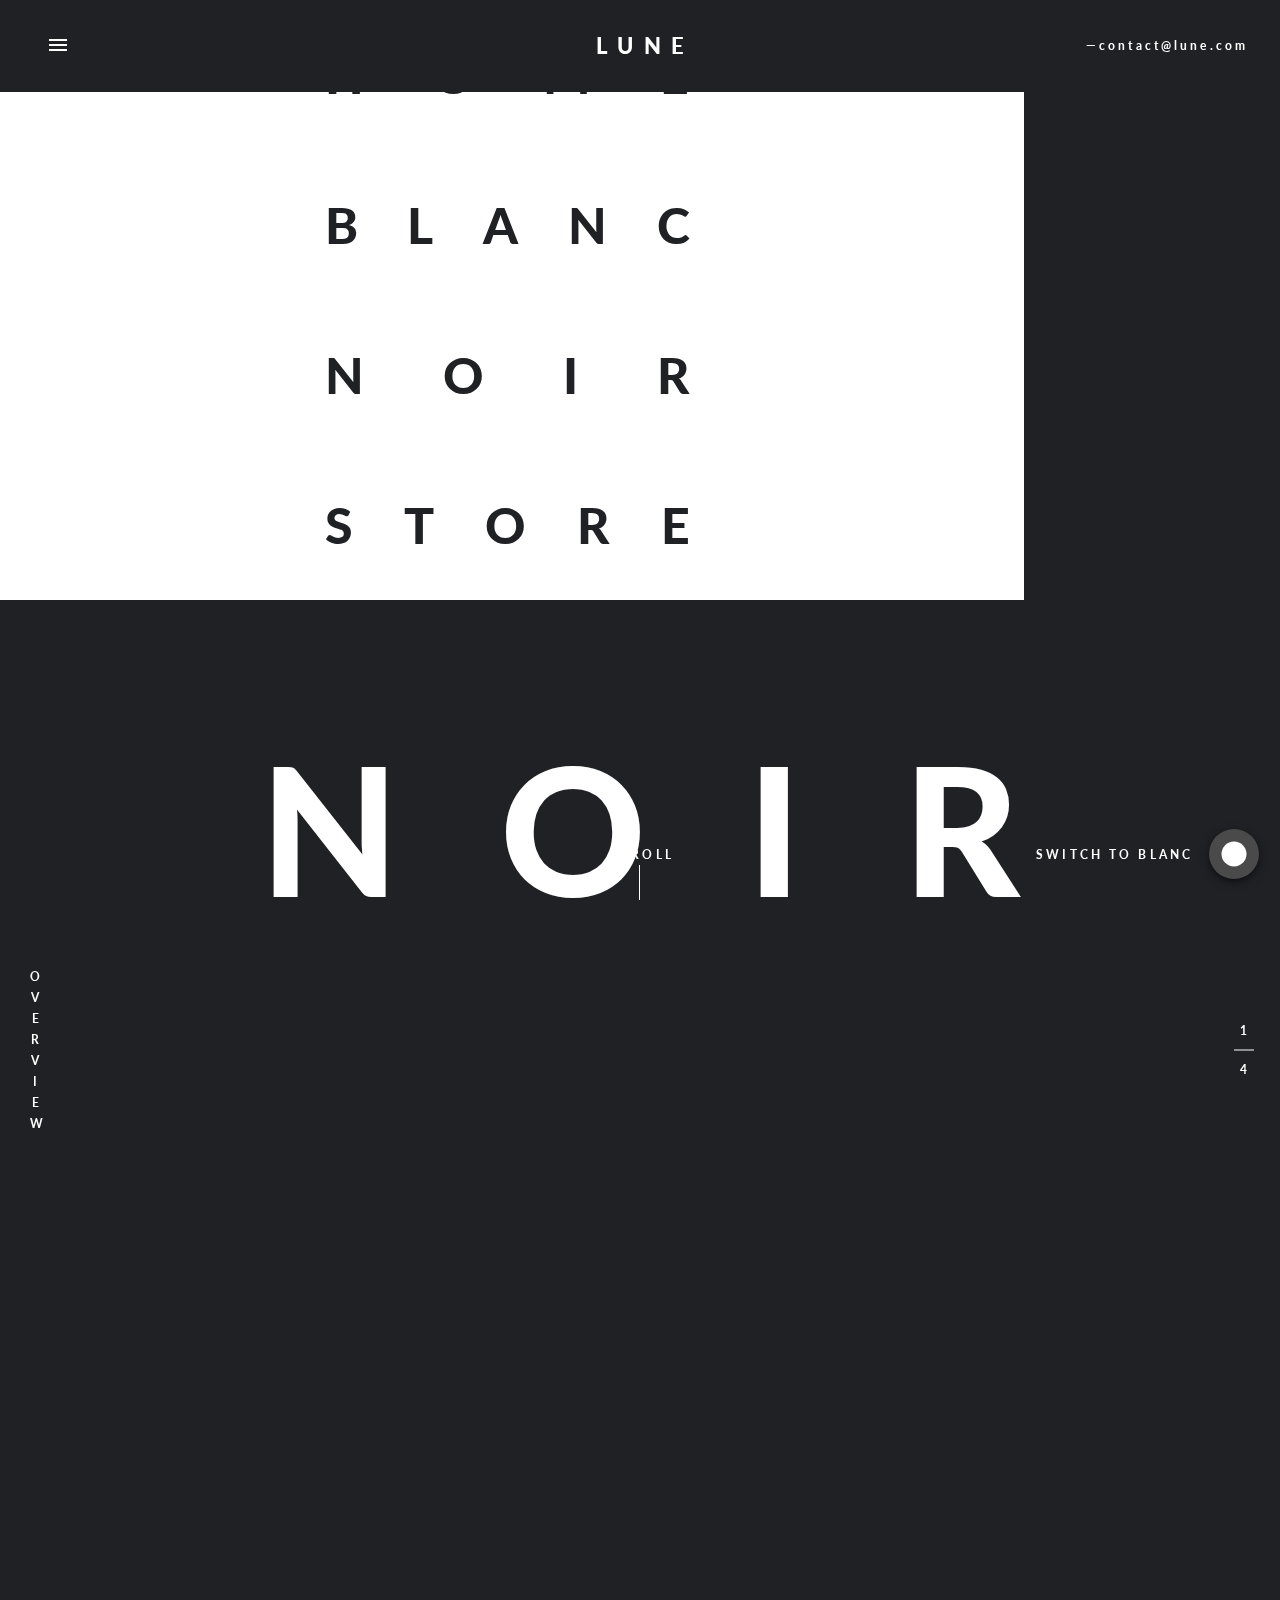
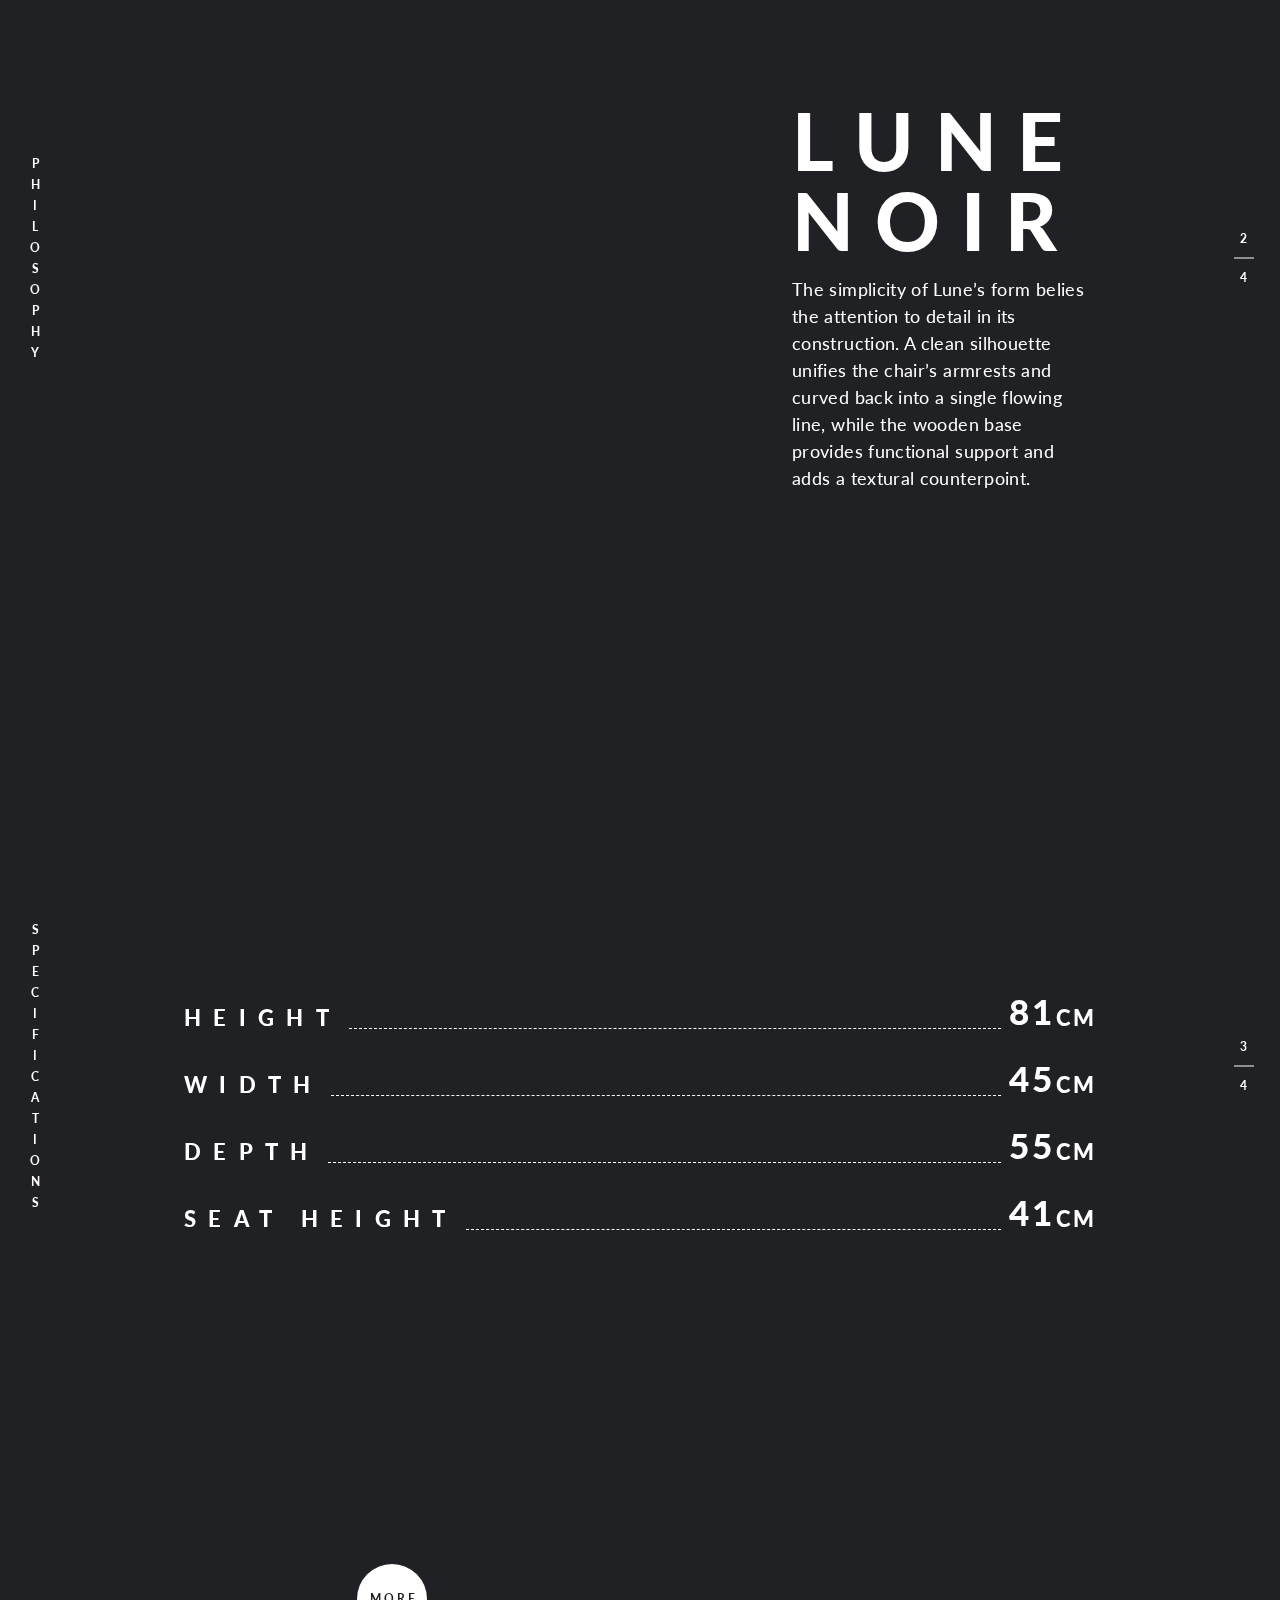
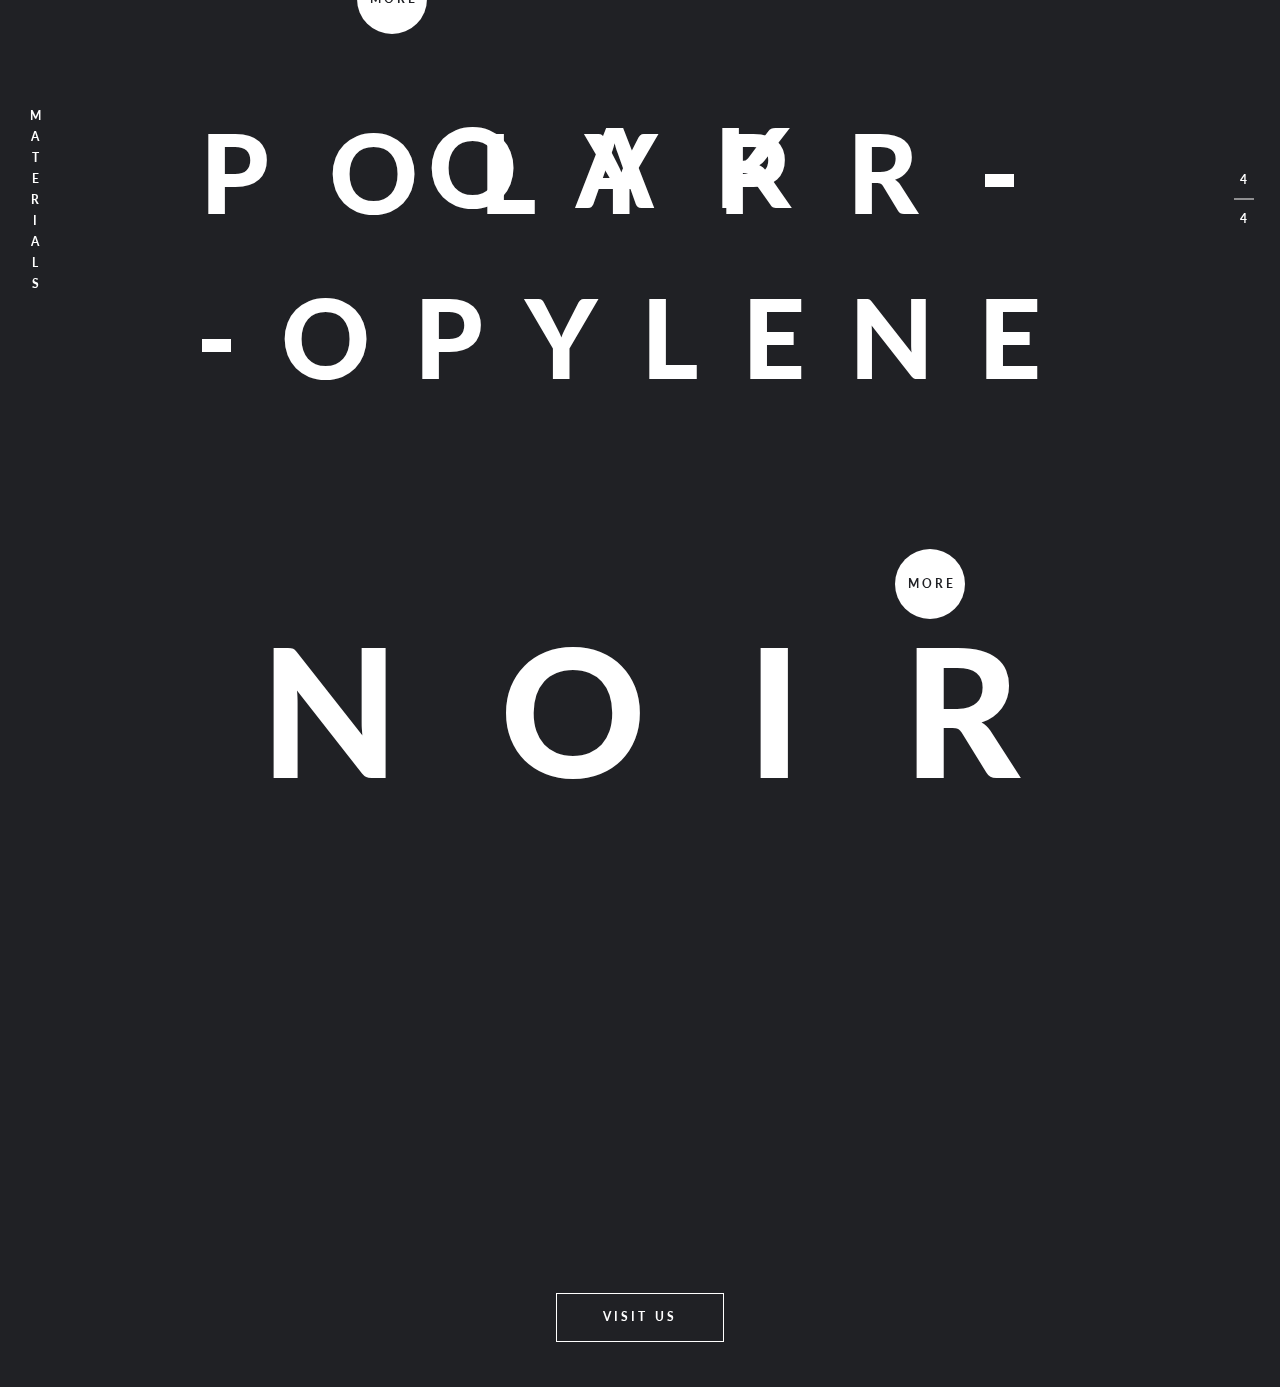
<file: product-noir.amp.html>
<!doctype html>

<!---
Copyright 2017 The AMP Start Authors. All Rights Reserved.
Licensed under the Apache License, Version 2.0 (the "License");
you may not use this file except in compliance with the License.
You may obtain magna copy of the License at
      http://www.apache.org/licenses/LICENSE-2.0
Unless required by applicable law or agreed to in writing, software
distributed under the License is distributed on an "AS-IS" BASIS,
WITHOUT WARRANTIES OR CONDITIONS OF ANY KIND, either express or implied.
See the License for the specific language governing permissions and
limitations under the License.
-->

<html ⚡="">

<head>
  <meta charset="utf-8">
  <title>LUNE NOIR</title>
  <link rel="canonical" href="https://www.ampstart.com/templates/product-noir.amp">
  <meta name="viewport" content="width=device-width,minimum-scale=1,initial-scale=1">

  <script async="" src="https://cdn.ampproject.org/v0.js"></script>



  <style amp-boilerplate="">body{-webkit-animation:-amp-start 8s steps(1,end) 0s 1 normal both;-moz-animation:-amp-start 8s steps(1,end) 0s 1 normal both;-ms-animation:-amp-start 8s steps(1,end) 0s 1 normal both;animation:-amp-start 8s steps(1,end) 0s 1 normal both}@-webkit-keyframes -amp-start{from{visibility:hidden}to{visibility:visible}}@-moz-keyframes -amp-start{from{visibility:hidden}to{visibility:visible}}@-ms-keyframes -amp-start{from{visibility:hidden}to{visibility:visible}}@-o-keyframes -amp-start{from{visibility:hidden}to{visibility:visible}}@keyframes -amp-start{from{visibility:hidden}to{visibility:visible}}</style><noscript><style amp-boilerplate="">body{-webkit-animation:none;-moz-animation:none;-ms-animation:none;animation:none}</style></noscript>


<script custom-element="amp-sidebar" src="https://cdn.ampproject.org/v0/amp-sidebar-0.1.js" async=""></script>


  <link href="https://fonts.googleapis.com/css?family=Lato:400,700,900" rel="stylesheet">

  <style amp-custom="">/*! Bassplate | MIT License | http://github.com/basscss/bassplate */

/*! normalize.css v5.0.0 | MIT License | github.com/necolas/normalize.css */html{font-family:sans-serif;line-height:1.15;-ms-text-size-adjust:100%;-webkit-text-size-adjust:100%}body{margin:0}article,aside,footer,header,nav,section{display:block}h1{font-size:2em;margin:.67em 0}figcaption,figure,main{display:block}figure{margin:1em 40px}hr{box-sizing:content-box;height:0;overflow:visible}pre{font-family:monospace,monospace;font-size:1em}a{background-color:transparent;-webkit-text-decoration-skip:objects}a:active,a:hover{outline-width:0}abbr[title]{border-bottom:none;text-decoration:underline;text-decoration:underline dotted}b,strong{font-weight:inherit;font-weight:bolder}code,kbd,samp{font-family:monospace,monospace;font-size:1em}dfn{font-style:italic}mark{background-color:#ff0;color:#000}small{font-size:80%}sub,sup{font-size:75%;line-height:0;position:relative;vertical-align:baseline}sub{bottom:-.25em}sup{top:-.5em}audio,video{display:inline-block}audio:not([controls]){display:none;height:0}img{border-style:none}svg:not(:root){overflow:hidden}button,input,optgroup,select,textarea{font-family:sans-serif;font-size:100%;line-height:1.15;margin:0}button,input{overflow:visible}button,select{text-transform:none}[type=reset],[type=submit],button,html [type=button]{-webkit-appearance:button}[type=button]::-moz-focus-inner,[type=reset]::-moz-focus-inner,[type=submit]::-moz-focus-inner,button::-moz-focus-inner{border-style:none;padding:0}[type=button]:-moz-focusring,[type=reset]:-moz-focusring,[type=submit]:-moz-focusring,button:-moz-focusring{outline:1px dotted ButtonText}fieldset{border:1px solid silver;margin:0 2px;padding:.35em .625em .75em}legend{box-sizing:border-box;color:inherit;display:table;max-width:100%;padding:0;white-space:normal}progress{display:inline-block;vertical-align:baseline}textarea{overflow:auto}[type=checkbox],[type=radio]{box-sizing:border-box;padding:0}[type=number]::-webkit-inner-spin-button,[type=number]::-webkit-outer-spin-button{height:auto}[type=search]{-webkit-appearance:textfield;outline-offset:-2px}[type=search]::-webkit-search-cancel-button,[type=search]::-webkit-search-decoration{-webkit-appearance:none}::-webkit-file-upload-button{-webkit-appearance:button;font:inherit}details,menu{display:block}summary{display:list-item}canvas{display:inline-block}[hidden],template{display:none}.h1{font-size:4.0625rem}.h2{font-size:3.125rem}.h3{font-size:2.1875rem}.h4{font-size:1.375rem}.h5{font-size:1.125rem}.h6{font-size:.875rem}.font-family-inherit{font-family:inherit}.font-size-inherit{font-size:inherit}.text-decoration-none{text-decoration:none}.bold{font-weight:700}.regular{font-weight:400}.italic{font-style:italic}.caps{text-transform:uppercase;letter-spacing:.2em}.left-align{text-align:left}.center{text-align:center}.right-align{text-align:right}.justify{text-align:justify}.nowrap{white-space:nowrap}.break-word{word-wrap:break-word}.line-height-1{line-height:1}.line-height-2{line-height:1.5}.line-height-3{line-height:1.75}.line-height-4{line-height:2}.list-style-none{list-style:none}.underline{text-decoration:underline}.truncate{max-width:100%;overflow:hidden;text-overflow:ellipsis;white-space:nowrap}.list-reset{list-style:none;padding-left:0}.inline{display:inline}.block{display:block}.inline-block{display:inline-block}.table{display:table}.table-cell{display:table-cell}.overflow-hidden{overflow:hidden}.overflow-scroll{overflow:scroll}.overflow-auto{overflow:auto}.clearfix:after,.clearfix:before{content:" ";display:table}.clearfix:after{clear:both}.left{float:left}.right{float:right}.fit{max-width:100%}.max-width-1{max-width:24rem}.max-width-2{max-width:32rem}.max-width-3{max-width:48rem}.max-width-4{max-width:64rem}.border-box{box-sizing:border-box}.align-baseline{vertical-align:baseline}.align-top{vertical-align:top}.align-middle{vertical-align:middle}.align-bottom{vertical-align:bottom}.m0{margin:0}.mt0{margin-top:0}.mr0{margin-right:0}.mb0{margin-bottom:0}.ml0,.mx0{margin-left:0}.mx0{margin-right:0}.my0{margin-top:0;margin-bottom:0}.m1{margin:.5rem}.mt1{margin-top:.5rem}.mr1{margin-right:.5rem}.mb1{margin-bottom:.5rem}.ml1,.mx1{margin-left:.5rem}.mx1{margin-right:.5rem}.my1{margin-top:.5rem;margin-bottom:.5rem}.m2{margin:1rem}.mt2{margin-top:1rem}.mr2{margin-right:1rem}.mb2{margin-bottom:1rem}.ml2,.mx2{margin-left:1rem}.mx2{margin-right:1rem}.my2{margin-top:1rem;margin-bottom:1rem}.m3{margin:1.5rem}.mt3{margin-top:1.5rem}.mr3{margin-right:1.5rem}.mb3{margin-bottom:1.5rem}.ml3,.mx3{margin-left:1.5rem}.mx3{margin-right:1.5rem}.my3{margin-top:1.5rem;margin-bottom:1.5rem}.m4{margin:2rem}.mt4{margin-top:2rem}.mr4{margin-right:2rem}.mb4{margin-bottom:2rem}.ml4,.mx4{margin-left:2rem}.mx4{margin-right:2rem}.my4{margin-top:2rem;margin-bottom:2rem}.mxn1{margin-left:-.5rem;margin-right:-.5rem}.mxn2{margin-left:-1rem;margin-right:-1rem}.mxn3{margin-left:-1.5rem;margin-right:-1.5rem}.mxn4{margin-left:-2rem;margin-right:-2rem}.ml-auto{margin-left:auto}.mr-auto,.mx-auto{margin-right:auto}.mx-auto{margin-left:auto}.p0{padding:0}.pt0{padding-top:0}.pr0{padding-right:0}.pb0{padding-bottom:0}.pl0,.px0{padding-left:0}.px0{padding-right:0}.py0{padding-top:0;padding-bottom:0}.p1{padding:.5rem}.pt1{padding-top:.5rem}.pr1{padding-right:.5rem}.pb1{padding-bottom:.5rem}.pl1{padding-left:.5rem}.py1{padding-top:.5rem;padding-bottom:.5rem}.px1{padding-left:.5rem;padding-right:.5rem}.p2{padding:1rem}.pt2{padding-top:1rem}.pr2{padding-right:1rem}.pb2{padding-bottom:1rem}.pl2{padding-left:1rem}.py2{padding-top:1rem;padding-bottom:1rem}.px2{padding-left:1rem;padding-right:1rem}.p3{padding:1.5rem}.pt3{padding-top:1.5rem}.pr3{padding-right:1.5rem}.pb3{padding-bottom:1.5rem}.pl3{padding-left:1.5rem}.py3{padding-top:1.5rem;padding-bottom:1.5rem}.px3{padding-left:1.5rem;padding-right:1.5rem}.p4{padding:2rem}.pt4{padding-top:2rem}.pr4{padding-right:2rem}.pb4{padding-bottom:2rem}.pl4{padding-left:2rem}.py4{padding-top:2rem;padding-bottom:2rem}.px4{padding-left:2rem;padding-right:2rem}.col{float:left}.col,.col-right{box-sizing:border-box}.col-right{float:right}.col-1{width:8.33333%}.col-2{width:16.66667%}.col-3{width:25%}.col-4{width:33.33333%}.col-5{width:41.66667%}.col-6{width:50%}.col-7{width:58.33333%}.col-8{width:66.66667%}.col-9{width:75%}.col-10{width:83.33333%}.col-11{width:91.66667%}.col-12{width:100%}@media (min-width:40.06rem){.sm-col{float:left;box-sizing:border-box}.sm-col-right{float:right;box-sizing:border-box}.sm-col-1{width:8.33333%}.sm-col-2{width:16.66667%}.sm-col-3{width:25%}.sm-col-4{width:33.33333%}.sm-col-5{width:41.66667%}.sm-col-6{width:50%}.sm-col-7{width:58.33333%}.sm-col-8{width:66.66667%}.sm-col-9{width:75%}.sm-col-10{width:83.33333%}.sm-col-11{width:91.66667%}.sm-col-12{width:100%}}@media (min-width:52.06rem){.md-col{float:left;box-sizing:border-box}.md-col-right{float:right;box-sizing:border-box}.md-col-1{width:8.33333%}.md-col-2{width:16.66667%}.md-col-3{width:25%}.md-col-4{width:33.33333%}.md-col-5{width:41.66667%}.md-col-6{width:50%}.md-col-7{width:58.33333%}.md-col-8{width:66.66667%}.md-col-9{width:75%}.md-col-10{width:83.33333%}.md-col-11{width:91.66667%}.md-col-12{width:100%}}@media (min-width:64.06rem){.lg-col{float:left;box-sizing:border-box}.lg-col-right{float:right;box-sizing:border-box}.lg-col-1{width:8.33333%}.lg-col-2{width:16.66667%}.lg-col-3{width:25%}.lg-col-4{width:33.33333%}.lg-col-5{width:41.66667%}.lg-col-6{width:50%}.lg-col-7{width:58.33333%}.lg-col-8{width:66.66667%}.lg-col-9{width:75%}.lg-col-10{width:83.33333%}.lg-col-11{width:91.66667%}.lg-col-12{width:100%}}.flex{display:-webkit-box;display:-ms-flexbox;display:flex}@media (min-width:40.06rem){.sm-flex{display:-webkit-box;display:-ms-flexbox;display:flex}}@media (min-width:52.06rem){.md-flex{display:-webkit-box;display:-ms-flexbox;display:flex}}@media (min-width:64.06rem){.lg-flex{display:-webkit-box;display:-ms-flexbox;display:flex}}.flex-column{-webkit-box-orient:vertical;-webkit-box-direction:normal;-ms-flex-direction:column;flex-direction:column}.flex-wrap{-ms-flex-wrap:wrap;flex-wrap:wrap}.items-start{-webkit-box-align:start;-ms-flex-align:start;align-items:flex-start}.items-end{-webkit-box-align:end;-ms-flex-align:end;align-items:flex-end}.items-center{-webkit-box-align:center;-ms-flex-align:center;align-items:center}.items-baseline{-webkit-box-align:baseline;-ms-flex-align:baseline;align-items:baseline}.items-stretch{-webkit-box-align:stretch;-ms-flex-align:stretch;align-items:stretch}.self-start{-ms-flex-item-align:start;align-self:flex-start}.self-end{-ms-flex-item-align:end;align-self:flex-end}.self-center{-ms-flex-item-align:center;-ms-grid-row-align:center;align-self:center}.self-baseline{-ms-flex-item-align:baseline;align-self:baseline}.self-stretch{-ms-flex-item-align:stretch;-ms-grid-row-align:stretch;align-self:stretch}.justify-start{-webkit-box-pack:start;-ms-flex-pack:start;justify-content:flex-start}.justify-end{-webkit-box-pack:end;-ms-flex-pack:end;justify-content:flex-end}.justify-center{-webkit-box-pack:center;-ms-flex-pack:center;justify-content:center}.justify-between{-webkit-box-pack:justify;-ms-flex-pack:justify;justify-content:space-between}.justify-around{-ms-flex-pack:distribute;justify-content:space-around}.content-start{-ms-flex-line-pack:start;align-content:flex-start}.content-end{-ms-flex-line-pack:end;align-content:flex-end}.content-center{-ms-flex-line-pack:center;align-content:center}.content-between{-ms-flex-line-pack:justify;align-content:space-between}.content-around{-ms-flex-line-pack:distribute;align-content:space-around}.content-stretch{-ms-flex-line-pack:stretch;align-content:stretch}.flex-auto{-webkit-box-flex:1;-ms-flex:1 1 auto;flex:1 1 auto;min-width:0;min-height:0}.flex-none{-webkit-box-flex:0;-ms-flex:none;flex:none}.order-0{-webkit-box-ordinal-group:1;-ms-flex-order:0;order:0}.order-1{-webkit-box-ordinal-group:2;-ms-flex-order:1;order:1}.order-2{-webkit-box-ordinal-group:3;-ms-flex-order:2;order:2}.order-3{-webkit-box-ordinal-group:4;-ms-flex-order:3;order:3}.order-last{-webkit-box-ordinal-group:100000;-ms-flex-order:99999;order:99999}.relative{position:relative}.absolute{position:absolute}.fixed{position:fixed}.top-0{top:0}.right-0{right:0}.bottom-0{bottom:0}.left-0{left:0}.z1{z-index:1}.z2{z-index:2}.z3{z-index:3}.z4{z-index:4}.border{border-style:solid;border-width:1px}.border-top{border-top-style:solid;border-top-width:1px}.border-right{border-right-style:solid;border-right-width:1px}.border-bottom{border-bottom-style:solid;border-bottom-width:1px}.border-left{border-left-style:solid;border-left-width:1px}.border-none{border:0}.rounded{border-radius:3px}.circle{border-radius:50%}.rounded-top{border-radius:3px 3px 0 0}.rounded-right{border-radius:0 3px 3px 0}.rounded-bottom{border-radius:0 0 3px 3px}.rounded-left{border-radius:3px 0 0 3px}.not-rounded{border-radius:0}.hide{position:absolute;height:1px;width:1px;overflow:hidden;clip:rect(1px,1px,1px,1px)}@media (max-width:40rem){.xs-hide{display:none}}@media (min-width:40.06rem) and (max-width:52rem){.sm-hide{display:none}}@media (min-width:52.06rem) and (max-width:64rem){.md-hide{display:none}}@media (min-width:64.06rem){.lg-hide{display:none}}.display-none{display:none}*{box-sizing:border-box}body{background:#fff;color:#4a4a4a;font-family:Lato,-apple-system,BlinkMacSystemFont,Helvetica Neue,Segoe UI,Roboto,Oxygen,Ubuntu,Cantarell,Fira Sans,Droid Sans,Arial,sans-serif;min-width:315px;overflow-x:hidden;font-smooth:always;-webkit-font-smoothing:antialiased}main{max-width:100%;margin:0 auto}p{padding:0;margin:0}.ampstart-accent{color:#003f93}#content:target{margin-top:calc(0px - 4.375rem);padding-top:4.375rem}.ampstart-title-lg{font-size:4.0625rem;line-height:3.5rem;letter-spacing:.06rem}.ampstart-title-md{font-size:3.125rem;line-height:3;letter-spacing:.06rem}.ampstart-title-sm{font-size:2.1875rem;line-height:2;letter-spacing:.06rem}.ampstart-subtitle,body{line-height:1.75;letter-spacing:normal}.ampstart-subtitle{color:#003f93;font-size:1rem}.ampstart-byline,.ampstart-caption,.ampstart-hint,.ampstart-label{font-size:1.125rem;color:#4f4f4f;line-height:1.5;letter-spacing:.06rem}.ampstart-label{text-transform:uppercase}.ampstart-footer,.ampstart-small-text{font-size:.875rem;line-height:1;letter-spacing:.06rem}.ampstart-card{box-shadow:0 1px 1px 0 rgba(0,0,0,.14),0 1px 1px -1px rgba(0,0,0,.14),0 1px 5px 0 rgba(0,0,0,.12)}.h1,h1{font-size:4.0625rem;line-height:3.5rem}.h2,h2{font-size:3.125rem;line-height:3}.h3,h3{font-size:2.1875rem;line-height:2}.h4,h4{font-size:1.375rem;line-height:1.75}.h5,h5{font-size:1.125rem;line-height:1.5}.h6,h6{font-size:.875rem;line-height:1}h1,h2,h3,h4,h5,h6{margin:0;padding:0;font-weight:400;letter-spacing:.06rem}a,a:active,a:visited{color:inherit}.ampstart-btn{font-family:inherit;font-weight:inherit;font-size:1rem;line-height:1.5;padding:.7em .8em;text-decoration:none;white-space:nowrap;word-wrap:normal;vertical-align:middle;cursor:pointer;background-color:#000;color:#202125;border:1px solid #202125}.ampstart-btn:visited{color:#202125}.ampstart-btn-secondary{background-color:#fff;color:#202125;border:1px solid #202125}.ampstart-btn-secondary:visited{color:#202125}.ampstart-btn:active .ampstart-btn:focus{opacity:.8}.ampstart-btn[disabled],.ampstart-btn[disabled]:active,.ampstart-btn[disabled]:focus,.ampstart-btn[disabled]:hover{opacity:.5;outline:0;cursor:default}.ampstart-dropcap:first-letter{color:#202125;font-size:4.0625rem;font-weight:700;float:left;overflow:hidden;line-height:4.0625rem;margin-left:0;margin-right:.5rem}.ampstart-initialcap{padding-top:1rem;margin-top:1.5rem}.ampstart-initialcap:first-letter{color:#202125;font-size:4.0625rem;font-weight:700;margin-left:-2px}.ampstart-pullquote{border:none;border-left:4px solid #000;font-size:2.1875rem;padding-left:1.5rem}.h7{font-size:.75rem}@media (min-width:52.06rem){.md-h7{font-size:.75rem}}@media (min-width:40.06rem){.sm-m0{margin:0}.sm-mt0{margin-top:0}.sm-mr0{margin-right:0}.sm-mb0{margin-bottom:0}.sm-ml0,.sm-mx0{margin-left:0}.sm-mx0{margin-right:0}.sm-my0{margin-top:0;margin-bottom:0}.sm-m1{margin:.5rem}.sm-mt1{margin-top:.5rem}.sm-mr1{margin-right:.5rem}.sm-mb1{margin-bottom:.5rem}.sm-ml1,.sm-mx1{margin-left:.5rem}.sm-mx1{margin-right:.5rem}.sm-my1{margin-top:.5rem;margin-bottom:.5rem}.sm-m2{margin:1rem}.sm-mt2{margin-top:1rem}.sm-mr2{margin-right:1rem}.sm-mb2{margin-bottom:1rem}.sm-ml2,.sm-mx2{margin-left:1rem}.sm-mx2{margin-right:1rem}.sm-my2{margin-top:1rem;margin-bottom:1rem}.sm-m3{margin:1.5rem}.sm-mt3{margin-top:1.5rem}.sm-mr3{margin-right:1.5rem}.sm-mb3{margin-bottom:1.5rem}.sm-ml3,.sm-mx3{margin-left:1.5rem}.sm-mx3{margin-right:1.5rem}.sm-my3{margin-top:1.5rem;margin-bottom:1.5rem}.sm-m4{margin:2rem}.sm-mt4{margin-top:2rem}.sm-mr4{margin-right:2rem}.sm-mb4{margin-bottom:2rem}.sm-ml4,.sm-mx4{margin-left:2rem}.sm-mx4{margin-right:2rem}.sm-my4{margin-top:2rem;margin-bottom:2rem}.sm-mxn1{margin-left:-.5rem;margin-right:-.5rem}.sm-mxn2{margin-left:-1rem;margin-right:-1rem}.sm-mxn3{margin-left:-1.5rem;margin-right:-1.5rem}.sm-mxn4{margin-left:-2rem;margin-right:-2rem}.sm-ml-auto{margin-left:auto}.sm-mr-auto,.sm-mx-auto{margin-right:auto}.sm-mx-auto{margin-left:auto}}@media (min-width:52.06rem){.md-m0{margin:0}.md-mt0{margin-top:0}.md-mr0{margin-right:0}.md-mb0{margin-bottom:0}.md-ml0,.md-mx0{margin-left:0}.md-mx0{margin-right:0}.md-my0{margin-top:0;margin-bottom:0}.md-m1{margin:.5rem}.md-mt1{margin-top:.5rem}.md-mr1{margin-right:.5rem}.md-mb1{margin-bottom:.5rem}.md-ml1,.md-mx1{margin-left:.5rem}.md-mx1{margin-right:.5rem}.md-my1{margin-top:.5rem;margin-bottom:.5rem}.md-m2{margin:1rem}.md-mt2{margin-top:1rem}.md-mr2{margin-right:1rem}.md-mb2{margin-bottom:1rem}.md-ml2,.md-mx2{margin-left:1rem}.md-mx2{margin-right:1rem}.md-my2{margin-top:1rem;margin-bottom:1rem}.md-m3{margin:1.5rem}.md-mt3{margin-top:1.5rem}.md-mr3{margin-right:1.5rem}.md-mb3{margin-bottom:1.5rem}.md-ml3,.md-mx3{margin-left:1.5rem}.md-mx3{margin-right:1.5rem}.md-my3{margin-top:1.5rem;margin-bottom:1.5rem}.md-m4{margin:2rem}.md-mt4{margin-top:2rem}.md-mr4{margin-right:2rem}.md-mb4{margin-bottom:2rem}.md-ml4,.md-mx4{margin-left:2rem}.md-mx4{margin-right:2rem}.md-my4{margin-top:2rem;margin-bottom:2rem}.md-mxn1{margin-left:-.5rem;margin-right:-.5rem}.md-mxn2{margin-left:-1rem;margin-right:-1rem}.md-mxn3{margin-left:-1.5rem;margin-right:-1.5rem}.md-mxn4{margin-left:-2rem;margin-right:-2rem}.md-ml-auto{margin-left:auto}.md-mr-auto,.md-mx-auto{margin-right:auto}.md-mx-auto{margin-left:auto}}@media (min-width:64.06rem){.lg-m0{margin:0}.lg-mt0{margin-top:0}.lg-mr0{margin-right:0}.lg-mb0{margin-bottom:0}.lg-ml0,.lg-mx0{margin-left:0}.lg-mx0{margin-right:0}.lg-my0{margin-top:0;margin-bottom:0}.lg-m1{margin:.5rem}.lg-mt1{margin-top:.5rem}.lg-mr1{margin-right:.5rem}.lg-mb1{margin-bottom:.5rem}.lg-ml1,.lg-mx1{margin-left:.5rem}.lg-mx1{margin-right:.5rem}.lg-my1{margin-top:.5rem;margin-bottom:.5rem}.lg-m2{margin:1rem}.lg-mt2{margin-top:1rem}.lg-mr2{margin-right:1rem}.lg-mb2{margin-bottom:1rem}.lg-ml2,.lg-mx2{margin-left:1rem}.lg-mx2{margin-right:1rem}.lg-my2{margin-top:1rem;margin-bottom:1rem}.lg-m3{margin:1.5rem}.lg-mt3{margin-top:1.5rem}.lg-mr3{margin-right:1.5rem}.lg-mb3{margin-bottom:1.5rem}.lg-ml3,.lg-mx3{margin-left:1.5rem}.lg-mx3{margin-right:1.5rem}.lg-my3{margin-top:1.5rem;margin-bottom:1.5rem}.lg-m4{margin:2rem}.lg-mt4{margin-top:2rem}.lg-mr4{margin-right:2rem}.lg-mb4{margin-bottom:2rem}.lg-ml4,.lg-mx4{margin-left:2rem}.lg-mx4{margin-right:2rem}.lg-my4{margin-top:2rem;margin-bottom:2rem}.lg-mxn1{margin-left:-.5rem;margin-right:-.5rem}.lg-mxn2{margin-left:-1rem;margin-right:-1rem}.lg-mxn3{margin-left:-1.5rem;margin-right:-1.5rem}.lg-mxn4{margin-left:-2rem;margin-right:-2rem}.lg-ml-auto{margin-left:auto}.lg-mr-auto,.lg-mx-auto{margin-right:auto}.lg-mx-auto{margin-left:auto}}@media (min-width:40.06rem){.sm-p0{padding:0}.sm-pt0{padding-top:0}.sm-pr0{padding-right:0}.sm-pb0{padding-bottom:0}.sm-pl0,.sm-px0{padding-left:0}.sm-px0{padding-right:0}.sm-py0{padding-top:0;padding-bottom:0}.sm-p1{padding:.5rem}.sm-pt1{padding-top:.5rem}.sm-pr1{padding-right:.5rem}.sm-pb1{padding-bottom:.5rem}.sm-pl1,.sm-px1{padding-left:.5rem}.sm-px1{padding-right:.5rem}.sm-py1{padding-top:.5rem;padding-bottom:.5rem}.sm-p2{padding:1rem}.sm-pt2{padding-top:1rem}.sm-pr2{padding-right:1rem}.sm-pb2{padding-bottom:1rem}.sm-pl2,.sm-px2{padding-left:1rem}.sm-px2{padding-right:1rem}.sm-py2{padding-top:1rem;padding-bottom:1rem}.sm-p3{padding:1.5rem}.sm-pt3{padding-top:1.5rem}.sm-pr3{padding-right:1.5rem}.sm-pb3{padding-bottom:1.5rem}.sm-pl3,.sm-px3{padding-left:1.5rem}.sm-px3{padding-right:1.5rem}.sm-py3{padding-top:1.5rem;padding-bottom:1.5rem}.sm-p4{padding:2rem}.sm-pt4{padding-top:2rem}.sm-pr4{padding-right:2rem}.sm-pb4{padding-bottom:2rem}.sm-pl4,.sm-px4{padding-left:2rem}.sm-px4{padding-right:2rem}.sm-py4{padding-top:2rem;padding-bottom:2rem}}@media (min-width:52.06rem){.md-p0{padding:0}.md-pt0{padding-top:0}.md-pr0{padding-right:0}.md-pb0{padding-bottom:0}.md-pl0,.md-px0{padding-left:0}.md-px0{padding-right:0}.md-py0{padding-top:0;padding-bottom:0}.md-p1{padding:.5rem}.md-pt1{padding-top:.5rem}.md-pr1{padding-right:.5rem}.md-pb1{padding-bottom:.5rem}.md-pl1,.md-px1{padding-left:.5rem}.md-px1{padding-right:.5rem}.md-py1{padding-top:.5rem;padding-bottom:.5rem}.md-p2{padding:1rem}.md-pt2{padding-top:1rem}.md-pr2{padding-right:1rem}.md-pb2{padding-bottom:1rem}.md-pl2,.md-px2{padding-left:1rem}.md-px2{padding-right:1rem}.md-py2{padding-top:1rem;padding-bottom:1rem}.md-p3{padding:1.5rem}.md-pt3{padding-top:1.5rem}.md-pr3{padding-right:1.5rem}.md-pb3{padding-bottom:1.5rem}.md-pl3,.md-px3{padding-left:1.5rem}.md-px3{padding-right:1.5rem}.md-py3{padding-top:1.5rem;padding-bottom:1.5rem}.md-p4{padding:2rem}.md-pt4{padding-top:2rem}.md-pr4{padding-right:2rem}.md-pb4{padding-bottom:2rem}.md-pl4,.md-px4{padding-left:2rem}.md-px4{padding-right:2rem}.md-py4{padding-top:2rem;padding-bottom:2rem}}@media (min-width:64.06rem){.lg-p0{padding:0}.lg-pt0{padding-top:0}.lg-pr0{padding-right:0}.lg-pb0{padding-bottom:0}.lg-pl0,.lg-px0{padding-left:0}.lg-px0{padding-right:0}.lg-py0{padding-top:0;padding-bottom:0}.lg-p1{padding:.5rem}.lg-pt1{padding-top:.5rem}.lg-pr1{padding-right:.5rem}.lg-pb1{padding-bottom:.5rem}.lg-pl1,.lg-px1{padding-left:.5rem}.lg-px1{padding-right:.5rem}.lg-py1{padding-top:.5rem;padding-bottom:.5rem}.lg-p2{padding:1rem}.lg-pt2{padding-top:1rem}.lg-pr2{padding-right:1rem}.lg-pb2{padding-bottom:1rem}.lg-pl2,.lg-px2{padding-left:1rem}.lg-px2{padding-right:1rem}.lg-py2{padding-top:1rem;padding-bottom:1rem}.lg-p3{padding:1.5rem}.lg-pt3{padding-top:1.5rem}.lg-pr3{padding-right:1.5rem}.lg-pb3{padding-bottom:1.5rem}.lg-pl3,.lg-px3{padding-left:1.5rem}.lg-px3{padding-right:1.5rem}.lg-py3{padding-top:1.5rem;padding-bottom:1.5rem}.lg-p4{padding:2rem}.lg-pt4{padding-top:2rem}.lg-pr4{padding-right:2rem}.lg-pb4{padding-bottom:2rem}.lg-pl4,.lg-px4{padding-left:2rem}.lg-px4{padding-right:2rem}.lg-py4{padding-top:2rem;padding-bottom:2rem}}@media (min-width:40.06rem){.sm-h00{font-size:6.875rem}.sm-h0{font-size:5rem}.sm-h1{font-size:4.0625rem}.sm-h2{font-size:3.125rem}.sm-h3{font-size:2.1875rem}.sm-h4{font-size:1.375rem}.sm-h5{font-size:1.125rem}.sm-h6{font-size:.875rem}}@media (min-width:52.06rem){.md-h00{font-size:6.875rem}.md-h0{font-size:5rem}.md-h1{font-size:4.0625rem}.md-h2{font-size:3.125rem}.md-h3{font-size:2.1875rem}.md-h4{font-size:1.375rem}.md-h5{font-size:1.125rem}.md-h6{font-size:.875rem}}@media (min-width:64.06rem){.lg-h00{font-size:6.875rem}.lg-h0{font-size:5rem}.lg-h1{font-size:4.0625rem}.lg-h2{font-size:3.125rem}.lg-h3{font-size:2.1875rem}.lg-h4{font-size:1.375rem}.lg-h5{font-size:1.125rem}.lg-h6{font-size:.875rem}}.ampstart-image-heading{color:#202125;background:-webkit-linear-gradient(bottom,rgba(0,0,0,.65),transparent);background:linear-gradient(0deg,rgba(0,0,0,.65) 0,transparent)}.ampstart-image-heading>*{margin:0}amp-carousel .ampstart-image-with-heading{margin-bottom:0}.ampstart-image-with-caption figcaption{color:#4f4f4f;line-height:1.5}amp-carousel .ampstart-image-with-caption{margin-bottom:0}.ampstart-headerbar{background-color:#fff;color:#000;z-index:999;box-shadow:0 0 5px 2px rgba(0,0,0,.1)}.ampstart-headerbar+:not(amp-sidebar),.ampstart-headerbar+amp-sidebar+*{margin-top:4.375rem}.ampstart-headerbar-nav .ampstart-nav-item{padding:0 1rem;background:transparent;opacity:.8}.ampstart-headerbar-nav{line-height:4.375rem}.ampstart-nav-item:active,.ampstart-nav-item:focus,.ampstart-nav-item:hover{opacity:1}.ampstart-navbar-trigger:focus{outline:none}.ampstart-nav a,.ampstart-navbar-trigger,.ampstart-sidebar-faq a{cursor:pointer;text-decoration:none}.ampstart-nav .ampstart-label{color:inherit}.ampstart-navbar-trigger{line-height:4.375rem;font-size:3.125rem}.ampstart-headerbar-nav{-webkit-box-flex:1;-ms-flex:1;flex:1}.ampstart-nav-search{-webkit-box-flex:0.5;-ms-flex-positive:0.5;flex-grow:0.5}.ampstart-headerbar .ampstart-nav-search:active,.ampstart-headerbar .ampstart-nav-search:focus,.ampstart-headerbar .ampstart-nav-search:hover{box-shadow:none}.ampstart-nav-search>input{border:none;border-radius:3px;line-height:normal}.ampstart-nav-dropdown{min-width:200px}.ampstart-nav-dropdown amp-accordion header{background-color:#fff;border:none}.ampstart-nav-dropdown amp-accordion ul{background-color:#fff}.ampstart-nav-dropdown .ampstart-dropdown-item,.ampstart-nav-dropdown .ampstart-dropdown>section>header{background-color:#fff;color:#000}.ampstart-nav-dropdown .ampstart-dropdown-item{color:#003f93}.ampstart-sidebar{background-color:#fff;color:#000;min-width:300px;width:300px}.ampstart-sidebar .ampstart-icon{fill:#003f93}.ampstart-sidebar-header{line-height:4.375rem;min-height:4.375rem}.ampstart-sidebar .ampstart-dropdown-item,.ampstart-sidebar .ampstart-dropdown header,.ampstart-sidebar .ampstart-faq-item,.ampstart-sidebar .ampstart-nav-item,.ampstart-sidebar .ampstart-social-follow{margin:0 0 2rem}.ampstart-sidebar .ampstart-nav-dropdown{margin:0}.ampstart-sidebar .ampstart-navbar-trigger{line-height:inherit}.ampstart-navbar-trigger svg{pointer-events:none}amp-accordion section:not([expanded]) .show-less,amp-accordion section[expanded] .show-more{display:none}amp-accordion>section>:first-child{background:none}.ampstart-btn{min-width:14em;padding:1.2em 1.6em;letter-spacing:.26em;font-weight:700;-webkit-backface-visibility:hidden;backface-visibility:hidden}.ampstart-btn,.ampstart-btn:active,.ampstart-btn:focus,.ampstart-btn:hover,.ampstart-btn:visited{border-color:inherit;color:inherit}.ampstart-btn:before{position:absolute;left:0;top:0;bottom:0;right:0;z-index:1;background-color:#202125;opacity:0;-webkit-transition:opacity .3s;transition:opacity .3s;content:""}.ampstart-btn:focus:before,.ampstart-btn:hover:before{opacity:1;-webkit-transition-delay:.3s;transition-delay:.3s}.ampstart-btn>span{-webkit-animation:c .3s forwards cubic-bezier(.75,0,.125,1);animation:c .3s forwards cubic-bezier(.75,0,.125,1)}.ampstart-btn:focus>span,.ampstart-btn:hover>span{-webkit-animation:b .3s both cubic-bezier(.75,0,.125,1);animation:b .3s both cubic-bezier(.75,0,.125,1);color:#fff}.ampstart-btn:after{position:absolute;left:-50%;top:-50%;z-index:2;width:200%;height:200%;background-color:#202125;-webkit-transform:translate3d(0,-100%,0) rotate(-10deg);transform:translate3d(0,-100%,0) rotate(-10deg);content:""}.ampstart-btn:focus:after,.ampstart-btn:hover:after{-webkit-animation:a .3s forwards ease-in;animation:a .3s forwards ease-in}@-webkit-keyframes a{50%{-webkit-transform:translate3d(0,-50%,0) rotate(-10deg);transform:translate3d(0,-50%,0) rotate(-10deg);-webkit-animation-timing-function:ease-out;animation-timing-function:ease-out}to{-webkit-transform:none;transform:none}}@keyframes a{50%{-webkit-transform:translate3d(0,-50%,0) rotate(-10deg);transform:translate3d(0,-50%,0) rotate(-10deg);-webkit-animation-timing-function:ease-out;animation-timing-function:ease-out}to{-webkit-transform:none;transform:none}}@-webkit-keyframes b{0%{-webkit-transform:translateY(-3rem);transform:translateY(-3rem)}to{-webkit-transform:none;transform:none}}@keyframes b{0%{-webkit-transform:translateY(-3rem);transform:translateY(-3rem)}to{-webkit-transform:none;transform:none}}@-webkit-keyframes c{0%{-webkit-transform:translateY(3rem);transform:translateY(3rem)}to{-webkit-transform:none;transform:none}}@keyframes c{0%{-webkit-transform:translateY(3rem);transform:translateY(3rem)}to{-webkit-transform:none;transform:none}}.lune-theme-dark.ampstart-btn{background-color:#202125;color:#fff}.lune-theme-dark.ampstart-btn:after,.lune-theme-dark.ampstart-btn:before{background-color:#fff}.lune-theme-dark.ampstart-btn:focus>span,.lune-theme-dark.ampstart-btn:hover>span{color:#202125}.lune-theme-light.ampstart-btn{background-color:#fff;color:#202125}.lune-theme-light.ampstart-btn:after,.lune-theme-light.ampstart-btn:before{background-color:#202125}.lune-theme-light.ampstart-btn:focus>span,.lune-theme-light.ampstart-btn:hover>span{color:#fff}.lune-transparent.ampstart-btn{background-color:transparent}.ampstart-headerbar{-webkit-box-pack:justify;-ms-flex-pack:justify;justify-content:space-between;box-shadow:none;will-change:transform;height:4.375rem;padding:0 1rem}.ampstart-headerbar-title{font-size:1.375rem;font-weight:900;letter-spacing:.48em;line-height:1;text-indent:.48em}.ampstart-navbar-trigger{padding-left:.5rem;font-size:1.375rem;line-height:1}.ampstart-headerbar .ampstart-navbar-trigger path{-webkit-transition:-webkit-transform .25s ease-out;transition:-webkit-transform .25s ease-out;transition:transform .25s ease-out;transition:transform .25s ease-out,-webkit-transform .25s ease-out}.ampstart-headerbar .ampstart-navbar-trigger:focus path:first-of-type,.ampstart-headerbar .ampstart-navbar-trigger:hover path:first-of-type{-webkit-transform:translateY(-1px);transform:translateY(-1px)}.ampstart-headerbar .ampstart-navbar-trigger:focus path:last-of-type,.ampstart-headerbar .ampstart-navbar-trigger:hover path:last-of-type{-webkit-transform:translateY(1px);transform:translateY(1px)}.ampstart-headerbar-fixed{-webkit-box-pack:end;-ms-flex-pack:end;justify-content:flex-end}.ampstart-headerbar-fixed-link{letter-spacing:.26em;line-height:3}.lune-noir .ampstart-headerbar{background:#202125;color:#fff}@media (min-width:45rem){.ampstart-navbar-trigger{padding-left:1.5rem}.ampstart-headerbar{height:5.75rem}.ampstart-headerbar+:not(amp-sidebar),.ampstart-headerbar+amp-sidebar+*{margin-top:5.75rem}.ampstart-headerbar-nav{line-height:5.75rem}.ampstart-sidebar-header{line-height:5.75rem;min-height:5.75rem}}.ampstart-sidebar{width:80vw;display:-webkit-box;display:-ms-flexbox;display:flex;-webkit-box-orient:vertical;-webkit-box-direction:normal;-ms-flex-direction:column;flex-direction:column;-webkit-box-align:center;-ms-flex-align:center;align-items:center}.ampstart-sidebar-header{position:absolute;top:0;left:1.5rem;height:4.375rem}@media (min-width:45rem){.ampstart-sidebar-header{height:5.75rem}}.ampstart-sidebar-nav{width:100%;margin:auto}.ampstart-navbar-trigger{padding:1.5rem;-webkit-transition:-webkit-transform .25s ease-out;transition:-webkit-transform .25s ease-out;transition:transform .25s ease-out;transition:transform .25s ease-out,-webkit-transform .25s ease-out}.ampstart-sidebar .ampstart-navbar-trigger{line-height:1}.ampstart-sidebar .ampstart-navbar-trigger:focus,.ampstart-sidebar .ampstart-navbar-trigger:hover{-webkit-transform:rotate(180deg);transform:rotate(180deg);-webkit-transition-timing-function:ease-in;transition-timing-function:ease-in}.ampstart-navbar-trigger:focus svg,.ampstart-sidebar .ampstart-navbar-trigger:focus{background-color:#f9f9f9}.ampstart-sidebar .ampstart-nav-item{max-width:7.5em;margin:auto;font-weight:900;line-height:3;color:#202125}.ampstart-sidebar .lune-nav-contact{max-width:10.625rem;letter-spacing:.26em}.ampstart-nav-link{position:relative;display:-webkit-box;display:-ms-flexbox;display:flex}.ampstart-nav-link>span{margin:auto}.ampstart-nav-link>span:first-child{margin-left:0}.ampstart-nav-link>span:last-child{margin-right:0}.ampstart-sidebar .lune-nav-contact .ampstart-nav-link{display:inline-block;text-transform:lowercase}.lune-chapter-name,.lune-chapter-number{width:1em;word-wrap:break-word;letter-spacing:.12em;position:absolute;top:calc((100% - 4.375rem) / 2);-webkit-transform:translateY(-50%);transform:translateY(-50%)}@media (min-width:45rem){.lune-chapter-name,.lune-chapter-number{top:calc((100% - 5.75rem) / 2)}}.lune-chapter-name span:not(:last-child){margin-bottom:1em}.lune-chapter-name{left:calc(((100% - 100vw) / 2) + 30px)}.lune-chapter-number{right:calc(((100% - 100vw) / 2) + 30px);height:5em}.lune-chapter-number:after{position:absolute;top:50%;left:50%;width:1.67em;height:1px;-webkit-transform:translate(-50%,-50%);transform:translate(-50%,-50%);background:currentColor;content:""}.lune-product-toggle{width:3.125rem;height:3.125rem;border-radius:50%;box-shadow:0 3px 12px -3px rgba(0,0,0,.5);letter-spacing:.26em}@media (min-width:52.06rem){.lune-product-toggle{margin-bottom:1.3125rem;margin-right:1.3125rem}}.lune-product-toggle.lune-theme-dark{background-color:#4a4a4a;box-shadow:0 3px 12px -3px #000}.lune-product-toggle span{position:absolute;right:calc(100% + 1rem);width:14em;text-align:right}.lune-product-toggle:after{position:absolute;top:0;left:0;bottom:0;right:0;border-radius:50%;-webkit-transform-origin:50%;transform-origin:50%;-webkit-transform:scale(.5);transform:scale(.5);-webkit-transition:-webkit-transform .2s cubic-bezier(.55,.085,.68,.53);transition:-webkit-transform .2s cubic-bezier(.55,.085,.68,.53);transition:transform .2s cubic-bezier(.55,.085,.68,.53);transition:transform .2s cubic-bezier(.55,.085,.68,.53),-webkit-transform .2s cubic-bezier(.55,.085,.68,.53);content:"";background-color:currentColor}.lune-product-toggle:focus:after,.lune-product-toggle:hover:after{-webkit-transform:scale(.7);transform:scale(.7);-webkit-transition-timing-function:cubic-bezier(.25,.46,.45,.94);transition-timing-function:cubic-bezier(.25,.46,.45,.94)}.lune-component-scroll-indicator{letter-spacing:.26em;text-indent:.26em;color:inherit}.lune-component-scroll-indicator:after{display:block;width:.065rem;height:2.1874rem;background:currentColor;-webkit-transform-origin:center top;transform-origin:center top;-webkit-animation:d 8s calc(.4s * 4) ease-in-out infinite both;animation:d 8s calc(.4s * 4) ease-in-out infinite both;will-change:transform;content:""}.lune-component-scroll-indicator p{display:block;-webkit-animation:e 8s calc(.4s * 4) ease-in-out infinite both;animation:e 8s calc(.4s * 4) ease-in-out infinite both;will-change:transform}@-webkit-keyframes d{0%,2%{-webkit-transform-origin:center top;transform-origin:center top;-webkit-transform:scaleY(0) translate3d(0,-20px,0);transform:scaleY(0) translate3d(0,-20px,0)}2.5%{-webkit-transform:scaleY(.5) translateZ(0);transform:scaleY(.5) translateZ(0)}5%{-webkit-transform-origin:center top;transform-origin:center top;-webkit-transform:scaleX(1);transform:scaleX(1)}5.1%{-webkit-transform-origin:center bottom;transform-origin:center bottom}75%{-webkit-transform:scaleX(1);transform:scaleX(1)}78%,80%{-webkit-transform:scaleY(0);transform:scaleY(0)}99.9%{-webkit-transform-origin:center bottom;transform-origin:center bottom}to{-webkit-transform-origin:center top;transform-origin:center top;-webkit-transform:scaleY(0);transform:scaleY(0)}}@keyframes d{0%,2%{-webkit-transform-origin:center top;transform-origin:center top;-webkit-transform:scaleY(0) translate3d(0,-20px,0);transform:scaleY(0) translate3d(0,-20px,0)}2.5%{-webkit-transform:scaleY(.5) translateZ(0);transform:scaleY(.5) translateZ(0)}5%{-webkit-transform-origin:center top;transform-origin:center top;-webkit-transform:scaleX(1);transform:scaleX(1)}5.1%{-webkit-transform-origin:center bottom;transform-origin:center bottom}75%{-webkit-transform:scaleX(1);transform:scaleX(1)}78%,80%{-webkit-transform:scaleY(0);transform:scaleY(0)}99.9%{-webkit-transform-origin:center bottom;transform-origin:center bottom}to{-webkit-transform-origin:center top;transform-origin:center top;-webkit-transform:scaleY(0);transform:scaleY(0)}}@-webkit-keyframes e{0%{opacity:0;-webkit-transform:translate3d(0,-20px,0);transform:translate3d(0,-20px,0)}5%{opacity:0;-webkit-transform:translate3d(0,-20px,0);transform:translate3d(0,-20px,0)}9%,78%{opacity:1;-webkit-transform:translateZ(0);transform:translateZ(0)}81%,to{opacity:0;-webkit-transform:translate3d(0,20px,0);transform:translate3d(0,20px,0)}}@keyframes e{0%{opacity:0;-webkit-transform:translate3d(0,-20px,0);transform:translate3d(0,-20px,0)}5%{opacity:0;-webkit-transform:translate3d(0,-20px,0);transform:translate3d(0,-20px,0)}9%,78%{opacity:1;-webkit-transform:translateZ(0);transform:translateZ(0)}81%,to{opacity:0;-webkit-transform:translate3d(0,20px,0);transform:translate3d(0,20px,0)}}.lune-line-after:after{display:inline-block;-webkit-box-flex:1;-ms-flex-positive:1;flex-grow:1;height:2px;margin-left:.75rem;background:currentColor;content:""}.lune-underline-strike:before{position:absolute;bottom:calc(.5em - 4px);left:0;right:0;height:.1em;min-height:2px;content:"";background:currentColor;-webkit-transform:scaleX(0);transform:scaleX(0);-webkit-transform-origin:left;transform-origin:left;-webkit-transition:-webkit-transform .3s ease;transition:-webkit-transform .3s ease;transition:transform .3s ease;transition:transform .3s ease,-webkit-transform .3s ease}.lune-underline-strike:focus:before,.lune-underline-strike:hover:before{-webkit-transform:none;transform:none}.lune-placeholder-loader{top:50%;left:50%;width:calc(2.5rem - 2px);height:calc(2.5rem - 2px);margin:calc(2.5rem / -2) 0 0 calc(2.5rem / -2);border-radius:50%;box-shadow:0 0 0 calc(2.5rem / 6) currentColor}.lune-placeholder-loader:after,.lune-placeholder-loader:before{content:"";position:absolute;left:50%;top:50%;display:block;margin:calc(2.5rem / -2) 0 0 calc(2.5rem / -2);width:2.5rem;height:2.5rem;border-radius:50%;background:currentColor;z-index:2}.lune-placeholder-loader:before{background-color:inherit;-webkit-animation:f 1.6s ease-out infinite both;animation:f 1.6s ease-out infinite both}.lune-placeholder-loader:after{background-color:currentColor;-webkit-animation:f 1.6s ease-out .8s infinite both;animation:f 1.6s ease-out .8s infinite both}.lune-placeholder-loader span{background-color:currentColor;border-radius:50%;-webkit-animation:g 1.6s ease-out infinite both;animation:g 1.6s ease-out infinite both}@-webkit-keyframes f{0%{-webkit-transform:scale(0);transform:scale(0);opacity:1}50%{-webkit-transform:scale(1);transform:scale(1);opacity:1}50.1%{opacity:0}to{opacity:0}}@keyframes f{0%{-webkit-transform:scale(0);transform:scale(0);opacity:1}50%{-webkit-transform:scale(1);transform:scale(1);opacity:1}50.1%{opacity:0}to{opacity:0}}@-webkit-keyframes g{0%{opacity:1}50%{opacity:1}50.1%{opacity:0}to{opacity:0}}@keyframes g{0%{opacity:1}50%{opacity:1}50.1%{opacity:0}to{opacity:0}}.lune-theme-dark{background-color:#202125;color:#fff}.lune-theme-light{background-color:#fff;color:#202125}.lune-anim-scale-up{-webkit-animation:h 2s .4s ease-out both;animation:h 2s .4s ease-out both}.lune-anim-move-up{-webkit-animation:i .8s .4s cubic-bezier(.41,.01,.27,1) both;animation:i .8s .4s cubic-bezier(.41,.01,.27,1) both}@-webkit-keyframes h{0%{opacity:0;-webkit-transform:scale(.9);transform:scale(.9)}50%{opacity:1}to{-webkit-transform:none;transform:none}}@keyframes h{0%{opacity:0;-webkit-transform:scale(.9);transform:scale(.9)}50%{opacity:1}to{-webkit-transform:none;transform:none}}@-webkit-keyframes i{0%{opacity:0;-webkit-transform:translateY(3.125rem);transform:translateY(3.125rem)}to{opacity:1;-webkit-transform:none;transform:none}}@keyframes i{0%{opacity:0;-webkit-transform:translateY(3.125rem);transform:translateY(3.125rem)}to{opacity:1;-webkit-transform:none;transform:none}}.lune-landing-title-middle{-webkit-animation-delay:calc(.4s + .1s);animation-delay:calc(.4s + .1s)}.lune-landing-title-bottom{-webkit-animation-delay:calc(.4s + 2 * .1s);animation-delay:calc(.4s + 2 * .1s)}.lune-page-landing .ampstart-btn{-webkit-animation-delay:calc(.4s + 3 * .1s);animation-delay:calc(.4s + 3 * .1s)}.lune-page-landing{height:100vh;overflow-x:hidden;overflow-y:scroll;-webkit-overflow-scrolling:touch}.lune-landing-page-wrapper{height:auto}.lune-landing-section{height:100vh;min-height:28.75rem;pointer-events:none}.lune-page-landing .ampstart-btn{pointer-events:all}.lune-landing-section-wrapper:before{content:"";position:relative;width:100%;height:1px}.lune-landing-content{width:60vmin;min-width:15rem;max-width:50vh}.lune-page-landing .ampstart-btn{min-width:16rem}.lune-landing-title-top{left:calc(-6% - .26em);top:0}.lune-landing-title-bottom,.lune-landing-title-top{font-size:5rem;letter-spacing:.26em;text-indent:.26em;line-height:1;font-weight:900}.lune-landing-title-bottom{right:calc(-6% - .26em);top:52%}.lune-landing-title-middle{top:28%;left:-6%;right:-6%;font-weight:900}.lune-landing-section.lune-theme-dark .lune-component-scroll-indicator{visibility:hidden}@media (min-height:28.75rem){.lune-landing-page-wrapper{height:calc(2 * 100vh)}.lune-landing-page-wrapper:after{z-index:-1;position:absolute;left:0;bottom:0;width:100%;height:100vh;content:"";background-color:#202125}.lune-landing-section.lune-theme-dark{position:fixed;background-color:transparent}.lune-landing-section.lune-theme-light{position:absolute}.lune-landing-title-middle{top:32%}.lune-landing-title-bottom{top:56%}@supports ((-webkit-clip-path:inset(1px 0)) or (clip-path:inset(1px 0))){.lune-landing-section.lune-theme-light{clip:rect(0 auto auto 0);-webkit-clip-path:url(#svgClipPath);clip-path:url(#svgClipPath);height:calc(100vh / .99)}.lune-landing-section-wrapper{position:fixed}}}@media (min-width:45rem){.lune-landing-title-top{left:calc(50% - 3.3em);z-index:auto}.lune-landing-title-bottom{right:calc(50% - 3.3em)}}@media (min-width:52.06rem){.lune-landing-title-bottom,.lune-landing-title-top{font-size:6.875rem}}.lune-product-section-hero{min-height:calc(100vh - 4.375rem)}@media (min-width:45rem){.lune-product-section{min-height:calc(100vh - 5.75rem)}}.lune-title-has-mobile-hyphen:after{content:"-"}.lune-background,.lune-page-product{background:inherit}.lune-background{top:100vh;z-index:0}.lune-page-product .lune-scroll-indicator{z-index:0}.lune-hero-content{margin-top:-4.375rem;min-height:390px}.lune-hero-image-wrapper{width:100vmin;min-width:15rem;max-width:60vh}.lune-hero-image{margin-top:-.5em;max-width:21.125rem}.lune-product-title{min-height:238px;margin-bottom:-2.1em;letter-spacing:.26em;text-indent:.26em;line-height:1.5;font-size:5rem;font-weight:900}.lune-product-title span{text-indent:0;-webkit-animation-delay:calc(.4s * 2);animation-delay:calc(.4s * 2)}@media (min-width:40.06rem){.lune-product-title{font-size:6.875rem}}@media (min-width:52.06rem){.lune-hero-content{-webkit-box-pack:start;-ms-flex-pack:start;justify-content:flex-start;margin-top:0}.lune-product-title{font-size:11.25rem}.lune-product-title span{display:inline}.lune-title-has-mobile-hyphen:after{content:none;text-indent:inherit}@media (min-width:77.5rem){.lune-product-title span{letter-spacing:.56em}.lune-product-title span:first-child{text-indent:.56em}}.lune-page-product .lune-hero-image-wrapper{position:fixed;top:calc(5.75rem + (238px / 2));left:50%;will-change:transform;-webkit-transform:translateX(-50%);transform:translateX(-50%)}.lune-hero-image{margin-top:0}.lune-product-title{display:-webkit-box;display:-ms-flexbox;display:flex}.lune-product-title span:last-of-type{z-index:1}}.lune-product-section-title{font-weight:900;line-height:1;letter-spacing:.26em}.lune-product-body{letter-spacing:.02em;line-height:1.5}.lune-product-details-divider{-webkit-box-flex:1;-ms-flex-positive:1;flex-grow:1;border-bottom:1px dashed currentColor}.lune-product-details-figure,.lune-product-details-title,.lune-product-details-unit{letter-spacing:.26em;font-weight:900;line-height:1}@media (min-width:52.06rem){.lune-product-details-title{letter-spacing:.56em}.lune-product-details-figure,.lune-product-details-unit{letter-spacing:.1em}}.product-material-name{line-height:1;font-weight:900;white-space:nowrap}.lune-product-material-name-poly{line-height:1.5;margin-bottom:-150px}.lune-product-material-image-oak-1{margin-top:-30px}.lune-product-material-image-oak-2{margin-top:-155px;margin-bottom:50px}.lune-product-hotspot{border-radius:50%;width:4.375rem;height:4.375rem;min-width:0;text-indent:.26em;border:0;-webkit-backface-visibility:hidden;backface-visibility:hidden;padding:0}.lune-product-hotspot-oak{top:53%;left:38%}.lune-product-hotspot-poly{top:32%;left:56%}@media (min-width:40.06rem){.lune-product-material-name-poly{letter-spacing:.4em}.lune-product-material-name-poly span:first-of-type{letter-spacing:.55em}}@media (min-width:52.06rem){.product-material-name{margin-top:170px;margin-bottom:-120px;text-align:center}.lune-product-material-name-poly{margin-top:20px;margin-bottom:60px}.lune-product-material-name-oak{letter-spacing:.56em}.lune-product-material-image-oak-1{-ms-flex-item-align:end;align-self:flex-end}.lune-product-material-image-oak-2{-ms-flex-item-align:start;align-self:flex-start}.lune-product-material-image-poly{-ms-flex-item-align:end;align-self:flex-end}}@media (min-width:64.06rem){.lune-product-material-name-poly{margin-top:60px;margin-bottom:130px}}.lune-title-bottom{height:100vmin;min-height:15rem;max-height:75vh;z-index:0}.lune-title-bottom .lune-product-title{margin:0;-webkit-box-pack:center;-ms-flex-pack:center;justify-content:center}.lune-products-bottom-cta{padding:45px 0}.lune-overlay{color:#202125}.lune-overlay-close{top:4.375rem;width:40px;height:40px;border-radius:50%;font-size:1.375rem;min-width:0;font-weight:100;letter-spacing:0;font-size:.875rem;padding:0}@media (min-width:45rem){.lune-overlay-close{top:5.75rem}}.lune-overlay-hero{height:calc(100vh - (4.375rem))}.lune-overlay-hero:after{position:absolute;bottom:0;width:100vw;height:1rem;background:#fff;content:""}.lune-overlay-hero-image{top:50%;max-width:1035px;-webkit-transform:translateY(-50%);transform:translateY(-50%);background:#fcefef}.lune-overlay-poly .lune-overlay-hero-image{max-width:1633px;background:#f9f9f9}.lune-overlay-hero-title{letter-spacing:.48em;text-indent:calc(.48em / 2);font-weight:900;line-height:1.75;color:#202125;-webkit-animation-delay:calc(.4s + .1s);animation-delay:calc(.4s + .1s)}.lune-overlay .ampstart-btn{-webkit-animation-delay:calc(.4s + 3 * .1s);animation-delay:calc(.4s + 3 * .1s)}@media (min-width:45rem){.lune-overlay-hero{height:76vw;max-height:calc(100vh - 5.75rem);background:#fcefef}.lune-overlay-poly .lune-overlay-hero{height:61vw;background:#f9f9f9}.lune-overlay-hero:after{content:none}.lune-overlay-hero-image{right:15%;left:auto}.lune-overlay-poly .lune-overlay-hero-image{left:15%;right:auto}}@media (min-width:64.06rem){.lune-overlay-hero-image{right:auto;left:0}.lune-overlay-poly .lune-overlay-hero-image{right:0;left:auto}}.lune-overlay-content{margin-top:100px}.lune-overlay-copy-title{line-height:1.75;font-weight:900;letter-spacing:.26em;word-wrap:break-word;color:#202125;margin-top:-30%}.lune-overlay-copy-subtitle{font-weight:900}.lune-split-title-mobile{display:block}.lune-split-title-mobile:after{content:"-"}@media (min-width:45rem){.lune-overlay-copy-title{margin-top:-10%}}@media (min-width:52.06rem){.lune-overlay-content{-ms-flex-flow:row;flex-flow:row}.lune-overlay-content:nth-child(even){-ms-flex-flow:row-reverse;flex-flow:row-reverse}.lune-overlay-copy{-webkit-box-flex:1;-ms-flex-positive:1;flex-grow:1}.lune-overlay-copy-title{width:166.66667%;margin-top:0}.lune-overlay-content-image{-webkit-transform:translateX(-8.33333%);transform:translateX(-8.33333%)}.lune-split-title-mobile{display:inline}.lune-split-title-mobile:after{content:none}.lune-split-title-desktop{display:block}.lune-split-title-desktop:after{content:"-"}}.lune-store-wrapper{min-height:calc(100vh - 4.375rem);padding-bottom:4.375rem;max-width:36rem}.lune-store-title{letter-spacing:.26em;font-weight:900}.lune-store-subtitle{letter-spacing:.48em;font-weight:900;text-indent:-.06em;line-height:0}.lune-store-image-wrapper{width:calc(100% - 5rem);min-width:15.625rem}.lune-store-image{width:39rem}.lune-store-address{font-weight:900;line-height:2;letter-spacing:.1em;font-style:normal}.lune-store-body{line-height:1.75}.lune-store-body-wrapper .ampstart-btn{max-width:13.75rem}@media (min-width:45rem){.lune-store-wrapper{min-height:calc(100vh - 5.75rem);padding-bottom:5.75rem}}@media (max-height:800px){.lune-store-wrapper{padding-bottom:0}}@media (min-width:52.06rem){.lune-store-wrapper{max-width:70rem}}@media (min-width:64.06rem){.lune-store-address-wrapper,.lune-store-subtitle{width:17.5rem}.lune-store-body-wrapper,.lune-store-image-wrapper{width:calc(100% - 17.5rem)}.lune-store-subtitle{-webkit-box-ordinal-group:0;-ms-flex-order:-1;order:-1;-ms-flex-item-align:end;align-self:flex-end}.lune-store-image{width:100%;min-width:36rem}.lune-store-address{line-height:1.75}.lune-store-body-wrapper .ampstart-btn{-ms-flex-item-align:start;align-self:flex-start}}.lune-store-subtitle{-webkit-animation-delay:calc(.4s + .1s);animation-delay:calc(.4s + .1s)}.lune-store-address-wrapper{-webkit-animation-delay:calc(.4s + 2 * .1s);animation-delay:calc(.4s + 2 * .1s)}.lune-store-body{-webkit-animation-delay:calc(.4s + 3 * .1s);animation-delay:calc(.4s + 3 * .1s)}.lune-store-body-wrapper .ampstart-btn{-webkit-animation-delay:calc(.4s + 4 * .1s);animation-delay:calc(.4s + 4 * .1s)}</style>
</head>
  <body class="lune lune-noir lune-theme-dark">

  <!-- Start Navbar -->
  <header class="ampstart-headerbar fixed flex justify-start items-center top-0 left-0 right-0 pl2 pr4 ">
    <div role="button" aria-label="open sidebar" on="tap:header-sidebar.toggle" tabindex="0" class="ampstart-navbar-trigger  pr2 col-3 "><svg xmlns="http://www.w3.org/2000/svg" viewbox="0 0 36 36" width="36" height="36"><path fill="currentColor" d="M9 12h18v2H9z"></path><path fill="currentColor" d="M9 17h18v2H9z"></path><path fill="currentColor" d="M9 22h18v2H9z"></path></svg>
    </div>
      <a href="index.html" class="text-decoration-none inline-block mx-auto ampstart-headerbar-home-link  h3 col-6 center">
        <div class="ampstart-headerbar-title mx-auto ">LUNE</div>
      </a>
    <!--
      TODO: currently "fixeditems" is an array, therefore it's not possible to
      add additional classes to it. An alternative solution would be to make it
      an oject, with a "classes" and "items" sub-properties:
     "fixeditems": {
       "classes": "col-3",
       "items": [{
         "link": {
           "url": "mailto:contact@lune.com",
           "text": "—contact@lune.com",
           "classes": "xs-small sm-hide h6 bold"
         }
       }]
     }
     -->
    <div class="ampstart-headerbar-fixed center m0 p0 flex justify-center nowrap col-3">
      <div class="mr2">
      </div>
        <a href="mailto:contact@lune.com" class="text-decoration-none mr2 ampstart-headerbar-fixed-link lune-underline-strike relative xs-hide sm-hide h7 bold">
          —contact@lune.com
          <div class="ampstart-headerbar-icon-wrapper relative"></div>
        </a>

    </div>
  </header>

<!-- Start Sidebar -->
<amp-sidebar id="header-sidebar" class="ampstart-sidebar px3  " layout="nodisplay">
  <div class="flex justify-start items-center ampstart-sidebar-header">
    <div role="button" aria-label="close sidebar" on="tap:header-sidebar.toggle" tabindex="0" class="ampstart-navbar-trigger items-start">✕</div>
  </div>
  <nav class="ampstart-sidebar-nav ampstart-nav">
    <ul class="list-reset m0 p0 ampstart-label">
          <li class="ampstart-nav-item lune-underline-strike relative block col-10 h4 md-h2 caps"><a aria-label="Home" class="ampstart-nav-link" href="index.html"><span>H</span><span>o</span><span>m</span><span>e</span></a></li>
          <li class="ampstart-nav-item lune-underline-strike relative block col-10 h4 md-h2 caps"><a aria-label="Blanc" class="ampstart-nav-link" href="product-blanc.amp.html"><span>B</span><span>l</span><span>a</span><span>n</span><span>c</span></a></li>
          <li class="ampstart-nav-item lune-underline-strike relative block col-10 h4 md-h2 caps"><a aria-label="Noir" class="ampstart-nav-link" href="product-noir.amp.html"><span>N</span><span>o</span><span>i</span><span>r</span></a></li>
          <li class="ampstart-nav-item lune-underline-strike relative block col-10 h4 md-h2 caps"><a aria-label="Store" class="ampstart-nav-link" href="store.amp.html"><span>S</span><span>t</span><span>o</span><span>r</span><span>e</span></a></li>
          <li class="ampstart-nav-item lune-nav-contact lune-underline-strike relative block col-10 h6 underline md-hide lg-hide center"><a class="ampstart-nav-link" href="mailto:contact@lune.com">contact@lune.com</a></li>
    </ul>
  </nav>




</amp-sidebar>
<!-- End Sidebar -->
  <!-- End Navbar -->

  <main role="main" class="lune-page lune-page-product md-col-9 mx-auto">
    <!-- Scroll indicator -->
  <aside class="lune-component-scroll-indicator caps bold flex flex-column items-center h7 m0 fixed bottom-0 left-0 col-12 md-mt2"><p>Scroll</p></aside>
    <!-- This div is used to hide the scroll indicator when scrolling past the first viewport -->
    <div class="lune-background absolute right-0 bottom-0 left-0"></div>
        <header class="lune-product-section lune-product-section-hero relative z1 flex">
          <div class="lune-hero-content col-12 md-mt0 flex flex-column items-center justify-center">
  <h1 class="lune-product-title" aria-label="NOIR">
    <span class="relative block caps m0 px3 md-p0 z1 lune-anim-move-up ">NOIR</span>
  </h1>

            <!-- @aghassemi please replace this fixed image with the scroll-bound animation for the rotating chair. -->
              <figure class="lune-hero-image-wrapper z3 flex justify-center col-12 m0">
                <!-- WebP image -->
                <amp-img class="lune-anim-scale-up lune-hero-image z2 col-7 md-mt0" alt="Lune Noir" srcset="img/lune/product-hero-noir@1x.webp, img/lune/product-hero-noir@2x.webp 2x" width="706" height="1134" layout="responsive">
                    <!-- PNG Fallback when WebP is not supported -->
                    <amp-img fallback="" class="lune-anim-scale-up" alt="Lune Noir" srcset="img/lune/product-hero-noir@1x.png, img/lune/product-hero-noir@2x.png 2x" width="706" height="1134" layout="responsive">
                    </amp-img>
                </amp-img>
              </figure>
          </div>

          <!-- Chapter indicators -->
    <aside class="lune-chapter-name h7 center xs-hide sm-hide absolute caps bold"><span class="block">Overview</span></aside>
    <aside class="lune-chapter-number h7 center flex flex-column justify-between absolute xs-hide sm-hide bold"><span class="block">1</span> <span class="block">4</span></aside>
        </header>

        <section class="lune-product-section lune-product-section-intro relative flex flex-column items-end justify-center p3 z2">
          <div class="col-12 md-col-5 lg-col-4">
            <h2 class="lune-product-section-title mb2 caps h4 md-h0">Lune Noir</h2>

              <p class="lune-product-body h5 mb2">The simplicity of Lune’s form belies the attention to detail in its construction. A clean silhouette unifies the chair’s armrests and curved back into a single flowing line, while the wooden base provides functional support and adds a textural counterpoint.</p>


          </div>

          <!-- Chapter indicators -->
    <aside class="lune-chapter-name h7 center xs-hide sm-hide absolute caps bold"><span class="block">Philosophy</span></aside>
    <aside class="lune-chapter-number h7 center flex flex-column justify-between absolute xs-hide sm-hide bold"><span class="block">2</span> <span class="block">4</span></aside>

        </section>


        <section class="lune-product-section relative flex flex-column justify-center p3">
          <h2 class="lune-product-section-title caps h4 mb2 flex items-center lune-line-after md-hide lg-hide">Specs</h2>

          <p class="lune-product-body h5 mb4 md-hide lg-hide">Designed to last a lifetime, Lune is crafted from a one-piece polypropylene shell and a molded oak base.</p>

          <ul class="p0 m0">
              <li class="flex items-end pb3 md-py2">
                <span class="lune-product-details-title h6 md-h4 caps">Height</span>
                <div class="lune-product-details-divider mx1"></div>
                <span class="lune-product-details-figure h6 md-h3 caps">81</span>
                <span class="lune-product-details-unit h6 md-h4 caps">cm</span>
              </li>
              <li class="flex items-end pb3 md-py2">
                <span class="lune-product-details-title h6 md-h4 caps">Width</span>
                <div class="lune-product-details-divider mx1"></div>
                <span class="lune-product-details-figure h6 md-h3 caps">45</span>
                <span class="lune-product-details-unit h6 md-h4 caps">cm</span>
              </li>
              <li class="flex items-end pb3 md-py2">
                <span class="lune-product-details-title h6 md-h4 caps">Depth</span>
                <div class="lune-product-details-divider mx1"></div>
                <span class="lune-product-details-figure h6 md-h3 caps">55</span>
                <span class="lune-product-details-unit h6 md-h4 caps">cm</span>
              </li>
              <li class="flex items-end pb3 md-py2">
                <span class="lune-product-details-title h6 md-h4 caps">Seat Height</span>
                <div class="lune-product-details-divider mx1"></div>
                <span class="lune-product-details-figure h6 md-h3 caps">41</span>
                <span class="lune-product-details-unit h6 md-h4 caps">cm</span>
              </li>
          </ul>

          <!-- Chapter indicators -->
    <aside class="lune-chapter-name h7 center xs-hide sm-hide absolute caps bold"><span class="block">Specifications</span></aside>
    <aside class="lune-chapter-number h7 center flex flex-column justify-between absolute xs-hide sm-hide bold"><span class="block">3</span> <span class="block">4</span></aside>
        </section>

        <section class="relative p3 z1 lune-section-materials">
          <h2 class="lune-product-section-title caps h4 mb2 flex items-center lune-line-after md-hide lg-hide">Materials</h2>


            <div class="flex flex-column ">
                <h3 class="product-material-name relative caps z2 lune-product-material-name-oak h1 sm-h0 md-h00 pl3 mt1 sm-mt3 md-pl0">Oak</h3>


                <figure class="relative lune-product-material-image-oak-1 col-11 sm-col-8 md-col-6 md-p2 m0">
                  <!-- WebP image -->
                  <amp-img alt="Oak" srcset="img/lune/product-materials-noir-oak-1@1x.webp, img/lune/product-materials-noir-oak-1@2x.webp 2x" width="561" height="656" layout="responsive">
                      <!-- PNG Fallback when WebP is not supported -->
                      <amp-img fallback="" alt="Oak" srcset="img/lune/product-materials-noir-oak-1@1x.jpg, img/lune/product-materials-noir-oak-1@2x.jpg 2x" width="561" height="656" layout="responsive">
                      </amp-img>
                  </amp-img>

                </figure>


                <figure class="relative lune-product-material-image-oak-2 col-10 sm-col-8 md-col-6 md-p2 self-end m0">
                  <!-- WebP image -->
                  <amp-img id="oak" alt="Oak" srcset="img/lune/product-materials-noir-oak-2@1x.webp, img/lune/product-materials-noir-oak-2@2x.webp 2x" width="500" height="785" layout="responsive">
                      <!-- PNG Fallback when WebP is not supported -->
                      <amp-img fallback="" alt="Oak" srcset="img/lune/product-materials-noir-oak-2@1x.jpg, img/lune/product-materials-noir-oak-2@2x.jpg 2x" width="500" height="785" layout="responsive">
                      </amp-img>
                  </amp-img>

                    <a href="product-material-oak-noir.amp.html" class="lune-product-hotspot ampstart-btn ampstart-btn-secondary absolute z1 inline-block flex items-center justify-center center overflow-hidden caps h7 lune-product-hotspot-oak lune-theme-light">
                      <span class="relative block z3">More</span>
                    </a>
                </figure>


            </div>


            <div class="flex flex-column product__materials--poly">
                <h3 class="product-material-name relative caps z2 sm-hide md-hide lg-hide lune-product-material-name-poly h1 sm-h0 md-h0 lg-h00">
                    <span class="block">POLY-</span>
                    <span class="block">-PROP-</span>
                    <span class="block">-YLENE</span>
                </h3>

                <h3 class="product-material-name relative caps z2 xs-hide lune-product-material-name-poly h1 sm-h0 md-h0 lg-h00">
                    <span class="block">POLYPR-</span>
                    <span class="block">-OPYLENE</span>
                </h3>


                <figure class="relative lune-product-material-image-poly col-11 md-col-6 self-center m0">
                  <!-- WebP image -->
                  <amp-img id="polypropylene" alt="Polypropylene" srcset="img/lune/product-materials-noir-poly@1x.webp, img/lune/product-materials-noir-poly@2x.webp 2x" width="563" height="785" layout="responsive">
                      <!-- PNG Fallback when WebP is not supported -->
                      <amp-img fallback="" alt="Polypropylene" srcset="img/lune/product-materials-noir-poly@1x.jpg, img/lune/product-materials-noir-poly@2x.jpg 2x" width="563" height="785" layout="responsive">
                      </amp-img>
                  </amp-img>

                    <a href="product-material-polypropylene-noir.amp.html" class="lune-product-hotspot ampstart-btn ampstart-btn-secondary absolute z1 inline-block flex items-center justify-center center overflow-hidden caps h7 lune-product-hotspot-poly lune-theme-light">
                      <span class="relative block z3">More</span>
                    </a>
                </figure>


            </div>


          <!-- Chapter indicators -->
    <aside class="lune-chapter-name h7 center xs-hide sm-hide absolute caps bold"><span class="block">Materials</span></aside>
    <aside class="lune-chapter-number h7 center flex flex-column justify-between absolute xs-hide sm-hide bold"><span class="block">4</span> <span class="block">4</span></aside>

        </section>


      <div class="lune-title-bottom relative xs-hide sm-hide">
  <h1 class="lune-product-title" aria-label="NOIR">
    <span class="relative block caps m0 px3 md-p0 z1 lune-anim-move-up ">NOIR</span>
  </h1>
      </div>

      <div class="lune-products-bottom-cta relative z1 flex justify-center">
  <a href="store.amp.html" class="ampstart-btn ampstart-btn-secondary relative inline-block overflow-hidden caps h7 center lune-theme-dark lune-transparent">
    <span class="relative block z3">Visit us</span>
  </a>
      </div>

  </main>

  <a href="product-blanc.amp.html" class="lune-product-toggle fixed z2 bottom-0 right-0 mr2 mb2 flex items-center h7 caps bold lune-theme-dark" aria-label="Switch to Blanc">
    <span class="xs-hide sm-hide">Switch to Blanc<span>
  </span></span></a>

  </body>
</html>
</file>
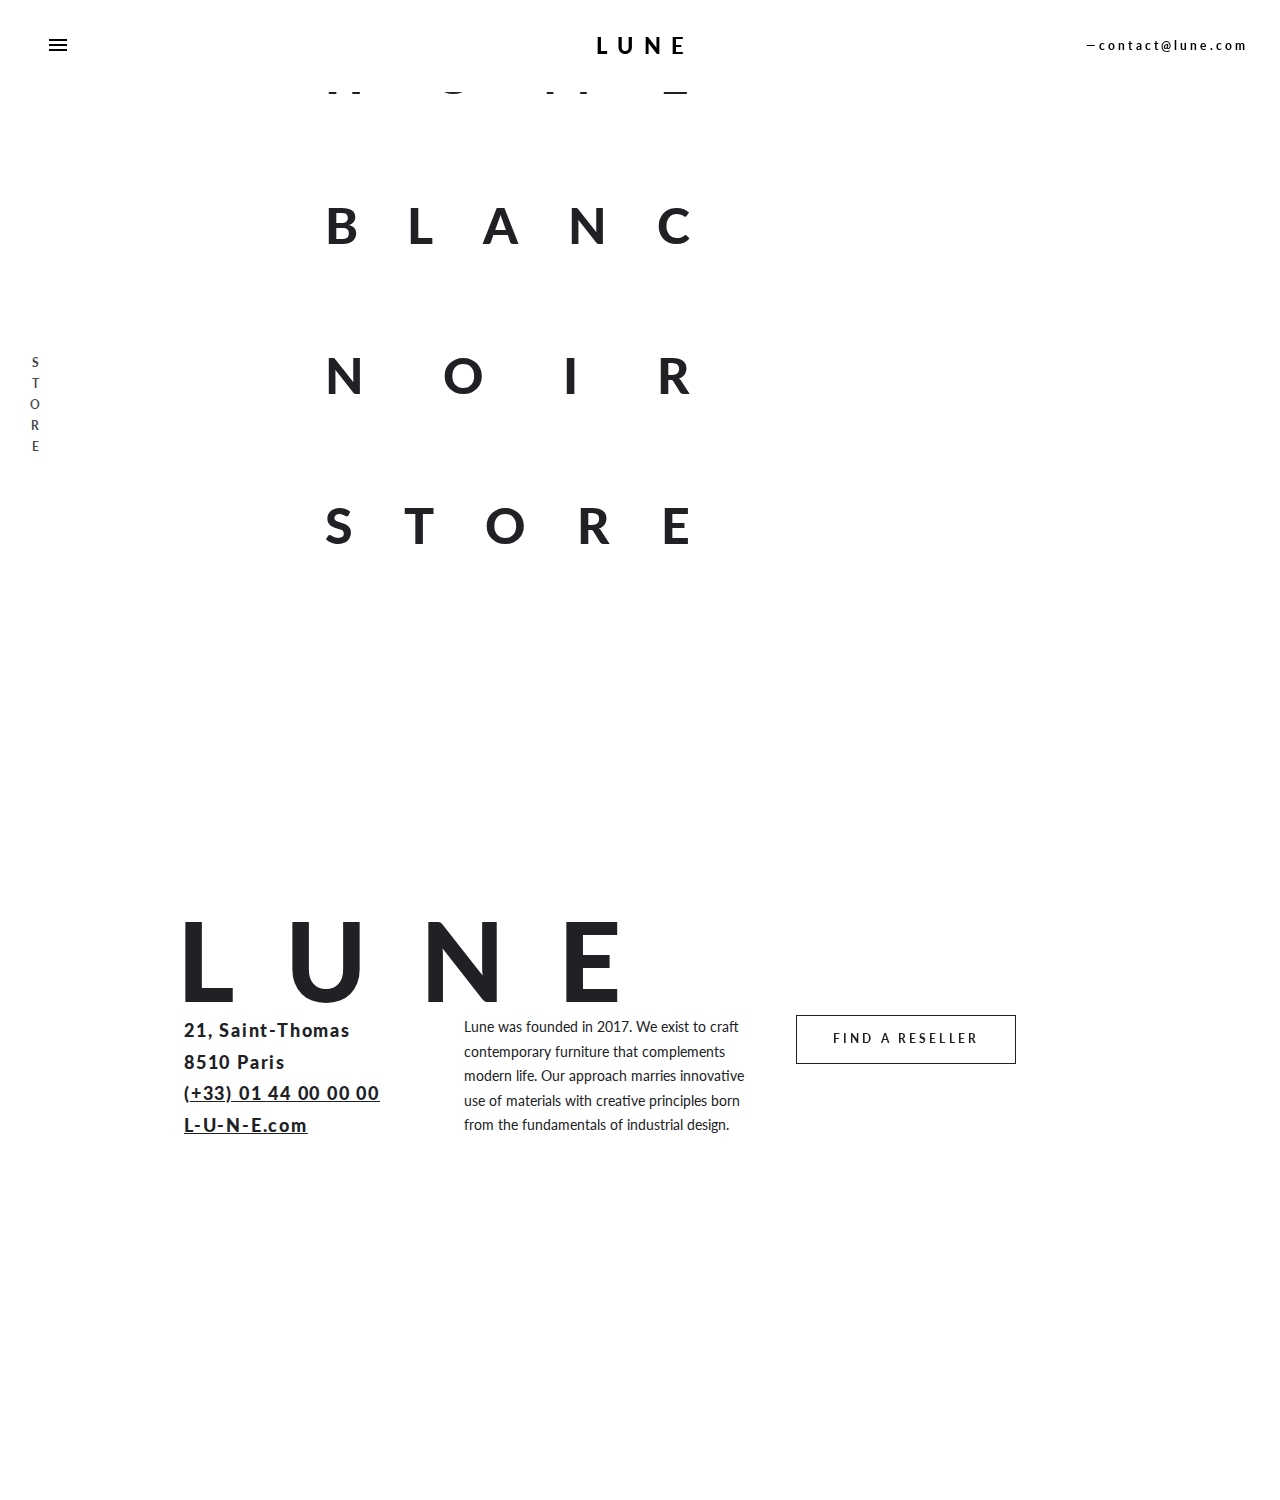
<file: store.amp.html>
<!doctype html>

<!---
Copyright 2017 The AMP Start Authors. All Rights Reserved.
Licensed under the Apache License, Version 2.0 (the "License");
you may not use this file except in compliance with the License.
You may obtain magna copy of the License at
      http://www.apache.org/licenses/LICENSE-2.0
Unless required by applicable law or agreed to in writing, software
distributed under the License is distributed on an "AS-IS" BASIS,
WITHOUT WARRANTIES OR CONDITIONS OF ANY KIND, either express or implied.
See the License for the specific language governing permissions and
limitations under the License.
-->

<html ⚡="">

<head>
  <meta charset="utf-8">
  <title>Store - Lune</title>
  <link rel="canonical" href="https://www.ampstart.com/templates/store.amp">
  <meta name="viewport" content="width=device-width,minimum-scale=1,initial-scale=1">

  <script async="" src="https://cdn.ampproject.org/v0.js"></script>



  <style amp-boilerplate="">body{-webkit-animation:-amp-start 8s steps(1,end) 0s 1 normal both;-moz-animation:-amp-start 8s steps(1,end) 0s 1 normal both;-ms-animation:-amp-start 8s steps(1,end) 0s 1 normal both;animation:-amp-start 8s steps(1,end) 0s 1 normal both}@-webkit-keyframes -amp-start{from{visibility:hidden}to{visibility:visible}}@-moz-keyframes -amp-start{from{visibility:hidden}to{visibility:visible}}@-ms-keyframes -amp-start{from{visibility:hidden}to{visibility:visible}}@-o-keyframes -amp-start{from{visibility:hidden}to{visibility:visible}}@keyframes -amp-start{from{visibility:hidden}to{visibility:visible}}</style><noscript><style amp-boilerplate="">body{-webkit-animation:none;-moz-animation:none;-ms-animation:none;animation:none}</style></noscript>


<script custom-element="amp-sidebar" src="https://cdn.ampproject.org/v0/amp-sidebar-0.1.js" async=""></script>


  <link href="https://fonts.googleapis.com/css?family=Lato:400,700,900" rel="stylesheet">

  <style amp-custom="">/*! Bassplate | MIT License | http://github.com/basscss/bassplate */

/*! normalize.css v5.0.0 | MIT License | github.com/necolas/normalize.css */html{font-family:sans-serif;line-height:1.15;-ms-text-size-adjust:100%;-webkit-text-size-adjust:100%}body{margin:0}article,aside,footer,header,nav,section{display:block}h1{font-size:2em;margin:.67em 0}figcaption,figure,main{display:block}figure{margin:1em 40px}hr{box-sizing:content-box;height:0;overflow:visible}pre{font-family:monospace,monospace;font-size:1em}a{background-color:transparent;-webkit-text-decoration-skip:objects}a:active,a:hover{outline-width:0}abbr[title]{border-bottom:none;text-decoration:underline;text-decoration:underline dotted}b,strong{font-weight:inherit;font-weight:bolder}code,kbd,samp{font-family:monospace,monospace;font-size:1em}dfn{font-style:italic}mark{background-color:#ff0;color:#000}small{font-size:80%}sub,sup{font-size:75%;line-height:0;position:relative;vertical-align:baseline}sub{bottom:-.25em}sup{top:-.5em}audio,video{display:inline-block}audio:not([controls]){display:none;height:0}img{border-style:none}svg:not(:root){overflow:hidden}button,input,optgroup,select,textarea{font-family:sans-serif;font-size:100%;line-height:1.15;margin:0}button,input{overflow:visible}button,select{text-transform:none}[type=reset],[type=submit],button,html [type=button]{-webkit-appearance:button}[type=button]::-moz-focus-inner,[type=reset]::-moz-focus-inner,[type=submit]::-moz-focus-inner,button::-moz-focus-inner{border-style:none;padding:0}[type=button]:-moz-focusring,[type=reset]:-moz-focusring,[type=submit]:-moz-focusring,button:-moz-focusring{outline:1px dotted ButtonText}fieldset{border:1px solid silver;margin:0 2px;padding:.35em .625em .75em}legend{box-sizing:border-box;color:inherit;display:table;max-width:100%;padding:0;white-space:normal}progress{display:inline-block;vertical-align:baseline}textarea{overflow:auto}[type=checkbox],[type=radio]{box-sizing:border-box;padding:0}[type=number]::-webkit-inner-spin-button,[type=number]::-webkit-outer-spin-button{height:auto}[type=search]{-webkit-appearance:textfield;outline-offset:-2px}[type=search]::-webkit-search-cancel-button,[type=search]::-webkit-search-decoration{-webkit-appearance:none}::-webkit-file-upload-button{-webkit-appearance:button;font:inherit}details,menu{display:block}summary{display:list-item}canvas{display:inline-block}[hidden],template{display:none}.h1{font-size:4.0625rem}.h2{font-size:3.125rem}.h3{font-size:2.1875rem}.h4{font-size:1.375rem}.h5{font-size:1.125rem}.h6{font-size:.875rem}.font-family-inherit{font-family:inherit}.font-size-inherit{font-size:inherit}.text-decoration-none{text-decoration:none}.bold{font-weight:700}.regular{font-weight:400}.italic{font-style:italic}.caps{text-transform:uppercase;letter-spacing:.2em}.left-align{text-align:left}.center{text-align:center}.right-align{text-align:right}.justify{text-align:justify}.nowrap{white-space:nowrap}.break-word{word-wrap:break-word}.line-height-1{line-height:1}.line-height-2{line-height:1.5}.line-height-3{line-height:1.75}.line-height-4{line-height:2}.list-style-none{list-style:none}.underline{text-decoration:underline}.truncate{max-width:100%;overflow:hidden;text-overflow:ellipsis;white-space:nowrap}.list-reset{list-style:none;padding-left:0}.inline{display:inline}.block{display:block}.inline-block{display:inline-block}.table{display:table}.table-cell{display:table-cell}.overflow-hidden{overflow:hidden}.overflow-scroll{overflow:scroll}.overflow-auto{overflow:auto}.clearfix:after,.clearfix:before{content:" ";display:table}.clearfix:after{clear:both}.left{float:left}.right{float:right}.fit{max-width:100%}.max-width-1{max-width:24rem}.max-width-2{max-width:32rem}.max-width-3{max-width:48rem}.max-width-4{max-width:64rem}.border-box{box-sizing:border-box}.align-baseline{vertical-align:baseline}.align-top{vertical-align:top}.align-middle{vertical-align:middle}.align-bottom{vertical-align:bottom}.m0{margin:0}.mt0{margin-top:0}.mr0{margin-right:0}.mb0{margin-bottom:0}.ml0,.mx0{margin-left:0}.mx0{margin-right:0}.my0{margin-top:0;margin-bottom:0}.m1{margin:.5rem}.mt1{margin-top:.5rem}.mr1{margin-right:.5rem}.mb1{margin-bottom:.5rem}.ml1,.mx1{margin-left:.5rem}.mx1{margin-right:.5rem}.my1{margin-top:.5rem;margin-bottom:.5rem}.m2{margin:1rem}.mt2{margin-top:1rem}.mr2{margin-right:1rem}.mb2{margin-bottom:1rem}.ml2,.mx2{margin-left:1rem}.mx2{margin-right:1rem}.my2{margin-top:1rem;margin-bottom:1rem}.m3{margin:1.5rem}.mt3{margin-top:1.5rem}.mr3{margin-right:1.5rem}.mb3{margin-bottom:1.5rem}.ml3,.mx3{margin-left:1.5rem}.mx3{margin-right:1.5rem}.my3{margin-top:1.5rem;margin-bottom:1.5rem}.m4{margin:2rem}.mt4{margin-top:2rem}.mr4{margin-right:2rem}.mb4{margin-bottom:2rem}.ml4,.mx4{margin-left:2rem}.mx4{margin-right:2rem}.my4{margin-top:2rem;margin-bottom:2rem}.mxn1{margin-left:-.5rem;margin-right:-.5rem}.mxn2{margin-left:-1rem;margin-right:-1rem}.mxn3{margin-left:-1.5rem;margin-right:-1.5rem}.mxn4{margin-left:-2rem;margin-right:-2rem}.ml-auto{margin-left:auto}.mr-auto,.mx-auto{margin-right:auto}.mx-auto{margin-left:auto}.p0{padding:0}.pt0{padding-top:0}.pr0{padding-right:0}.pb0{padding-bottom:0}.pl0,.px0{padding-left:0}.px0{padding-right:0}.py0{padding-top:0;padding-bottom:0}.p1{padding:.5rem}.pt1{padding-top:.5rem}.pr1{padding-right:.5rem}.pb1{padding-bottom:.5rem}.pl1{padding-left:.5rem}.py1{padding-top:.5rem;padding-bottom:.5rem}.px1{padding-left:.5rem;padding-right:.5rem}.p2{padding:1rem}.pt2{padding-top:1rem}.pr2{padding-right:1rem}.pb2{padding-bottom:1rem}.pl2{padding-left:1rem}.py2{padding-top:1rem;padding-bottom:1rem}.px2{padding-left:1rem;padding-right:1rem}.p3{padding:1.5rem}.pt3{padding-top:1.5rem}.pr3{padding-right:1.5rem}.pb3{padding-bottom:1.5rem}.pl3{padding-left:1.5rem}.py3{padding-top:1.5rem;padding-bottom:1.5rem}.px3{padding-left:1.5rem;padding-right:1.5rem}.p4{padding:2rem}.pt4{padding-top:2rem}.pr4{padding-right:2rem}.pb4{padding-bottom:2rem}.pl4{padding-left:2rem}.py4{padding-top:2rem;padding-bottom:2rem}.px4{padding-left:2rem;padding-right:2rem}.col{float:left}.col,.col-right{box-sizing:border-box}.col-right{float:right}.col-1{width:8.33333%}.col-2{width:16.66667%}.col-3{width:25%}.col-4{width:33.33333%}.col-5{width:41.66667%}.col-6{width:50%}.col-7{width:58.33333%}.col-8{width:66.66667%}.col-9{width:75%}.col-10{width:83.33333%}.col-11{width:91.66667%}.col-12{width:100%}@media (min-width:40.06rem){.sm-col{float:left;box-sizing:border-box}.sm-col-right{float:right;box-sizing:border-box}.sm-col-1{width:8.33333%}.sm-col-2{width:16.66667%}.sm-col-3{width:25%}.sm-col-4{width:33.33333%}.sm-col-5{width:41.66667%}.sm-col-6{width:50%}.sm-col-7{width:58.33333%}.sm-col-8{width:66.66667%}.sm-col-9{width:75%}.sm-col-10{width:83.33333%}.sm-col-11{width:91.66667%}.sm-col-12{width:100%}}@media (min-width:52.06rem){.md-col{float:left;box-sizing:border-box}.md-col-right{float:right;box-sizing:border-box}.md-col-1{width:8.33333%}.md-col-2{width:16.66667%}.md-col-3{width:25%}.md-col-4{width:33.33333%}.md-col-5{width:41.66667%}.md-col-6{width:50%}.md-col-7{width:58.33333%}.md-col-8{width:66.66667%}.md-col-9{width:75%}.md-col-10{width:83.33333%}.md-col-11{width:91.66667%}.md-col-12{width:100%}}@media (min-width:64.06rem){.lg-col{float:left;box-sizing:border-box}.lg-col-right{float:right;box-sizing:border-box}.lg-col-1{width:8.33333%}.lg-col-2{width:16.66667%}.lg-col-3{width:25%}.lg-col-4{width:33.33333%}.lg-col-5{width:41.66667%}.lg-col-6{width:50%}.lg-col-7{width:58.33333%}.lg-col-8{width:66.66667%}.lg-col-9{width:75%}.lg-col-10{width:83.33333%}.lg-col-11{width:91.66667%}.lg-col-12{width:100%}}.flex{display:-webkit-box;display:-ms-flexbox;display:flex}@media (min-width:40.06rem){.sm-flex{display:-webkit-box;display:-ms-flexbox;display:flex}}@media (min-width:52.06rem){.md-flex{display:-webkit-box;display:-ms-flexbox;display:flex}}@media (min-width:64.06rem){.lg-flex{display:-webkit-box;display:-ms-flexbox;display:flex}}.flex-column{-webkit-box-orient:vertical;-webkit-box-direction:normal;-ms-flex-direction:column;flex-direction:column}.flex-wrap{-ms-flex-wrap:wrap;flex-wrap:wrap}.items-start{-webkit-box-align:start;-ms-flex-align:start;align-items:flex-start}.items-end{-webkit-box-align:end;-ms-flex-align:end;align-items:flex-end}.items-center{-webkit-box-align:center;-ms-flex-align:center;align-items:center}.items-baseline{-webkit-box-align:baseline;-ms-flex-align:baseline;align-items:baseline}.items-stretch{-webkit-box-align:stretch;-ms-flex-align:stretch;align-items:stretch}.self-start{-ms-flex-item-align:start;align-self:flex-start}.self-end{-ms-flex-item-align:end;align-self:flex-end}.self-center{-ms-flex-item-align:center;-ms-grid-row-align:center;align-self:center}.self-baseline{-ms-flex-item-align:baseline;align-self:baseline}.self-stretch{-ms-flex-item-align:stretch;-ms-grid-row-align:stretch;align-self:stretch}.justify-start{-webkit-box-pack:start;-ms-flex-pack:start;justify-content:flex-start}.justify-end{-webkit-box-pack:end;-ms-flex-pack:end;justify-content:flex-end}.justify-center{-webkit-box-pack:center;-ms-flex-pack:center;justify-content:center}.justify-between{-webkit-box-pack:justify;-ms-flex-pack:justify;justify-content:space-between}.justify-around{-ms-flex-pack:distribute;justify-content:space-around}.content-start{-ms-flex-line-pack:start;align-content:flex-start}.content-end{-ms-flex-line-pack:end;align-content:flex-end}.content-center{-ms-flex-line-pack:center;align-content:center}.content-between{-ms-flex-line-pack:justify;align-content:space-between}.content-around{-ms-flex-line-pack:distribute;align-content:space-around}.content-stretch{-ms-flex-line-pack:stretch;align-content:stretch}.flex-auto{-webkit-box-flex:1;-ms-flex:1 1 auto;flex:1 1 auto;min-width:0;min-height:0}.flex-none{-webkit-box-flex:0;-ms-flex:none;flex:none}.order-0{-webkit-box-ordinal-group:1;-ms-flex-order:0;order:0}.order-1{-webkit-box-ordinal-group:2;-ms-flex-order:1;order:1}.order-2{-webkit-box-ordinal-group:3;-ms-flex-order:2;order:2}.order-3{-webkit-box-ordinal-group:4;-ms-flex-order:3;order:3}.order-last{-webkit-box-ordinal-group:100000;-ms-flex-order:99999;order:99999}.relative{position:relative}.absolute{position:absolute}.fixed{position:fixed}.top-0{top:0}.right-0{right:0}.bottom-0{bottom:0}.left-0{left:0}.z1{z-index:1}.z2{z-index:2}.z3{z-index:3}.z4{z-index:4}.border{border-style:solid;border-width:1px}.border-top{border-top-style:solid;border-top-width:1px}.border-right{border-right-style:solid;border-right-width:1px}.border-bottom{border-bottom-style:solid;border-bottom-width:1px}.border-left{border-left-style:solid;border-left-width:1px}.border-none{border:0}.rounded{border-radius:3px}.circle{border-radius:50%}.rounded-top{border-radius:3px 3px 0 0}.rounded-right{border-radius:0 3px 3px 0}.rounded-bottom{border-radius:0 0 3px 3px}.rounded-left{border-radius:3px 0 0 3px}.not-rounded{border-radius:0}.hide{position:absolute;height:1px;width:1px;overflow:hidden;clip:rect(1px,1px,1px,1px)}@media (max-width:40rem){.xs-hide{display:none}}@media (min-width:40.06rem) and (max-width:52rem){.sm-hide{display:none}}@media (min-width:52.06rem) and (max-width:64rem){.md-hide{display:none}}@media (min-width:64.06rem){.lg-hide{display:none}}.display-none{display:none}*{box-sizing:border-box}body{background:#fff;color:#4a4a4a;font-family:Lato,-apple-system,BlinkMacSystemFont,Helvetica Neue,Segoe UI,Roboto,Oxygen,Ubuntu,Cantarell,Fira Sans,Droid Sans,Arial,sans-serif;min-width:315px;overflow-x:hidden;font-smooth:always;-webkit-font-smoothing:antialiased}main{max-width:100%;margin:0 auto}p{padding:0;margin:0}.ampstart-accent{color:#003f93}#content:target{margin-top:calc(0px - 4.375rem);padding-top:4.375rem}.ampstart-title-lg{font-size:4.0625rem;line-height:3.5rem;letter-spacing:.06rem}.ampstart-title-md{font-size:3.125rem;line-height:3;letter-spacing:.06rem}.ampstart-title-sm{font-size:2.1875rem;line-height:2;letter-spacing:.06rem}.ampstart-subtitle,body{line-height:1.75;letter-spacing:normal}.ampstart-subtitle{color:#003f93;font-size:1rem}.ampstart-byline,.ampstart-caption,.ampstart-hint,.ampstart-label{font-size:1.125rem;color:#4f4f4f;line-height:1.5;letter-spacing:.06rem}.ampstart-label{text-transform:uppercase}.ampstart-footer,.ampstart-small-text{font-size:.875rem;line-height:1;letter-spacing:.06rem}.ampstart-card{box-shadow:0 1px 1px 0 rgba(0,0,0,.14),0 1px 1px -1px rgba(0,0,0,.14),0 1px 5px 0 rgba(0,0,0,.12)}.h1,h1{font-size:4.0625rem;line-height:3.5rem}.h2,h2{font-size:3.125rem;line-height:3}.h3,h3{font-size:2.1875rem;line-height:2}.h4,h4{font-size:1.375rem;line-height:1.75}.h5,h5{font-size:1.125rem;line-height:1.5}.h6,h6{font-size:.875rem;line-height:1}h1,h2,h3,h4,h5,h6{margin:0;padding:0;font-weight:400;letter-spacing:.06rem}a,a:active,a:visited{color:inherit}.ampstart-btn{font-family:inherit;font-weight:inherit;font-size:1rem;line-height:1.5;padding:.7em .8em;text-decoration:none;white-space:nowrap;word-wrap:normal;vertical-align:middle;cursor:pointer;background-color:#000;color:#202125;border:1px solid #202125}.ampstart-btn:visited{color:#202125}.ampstart-btn-secondary{background-color:#fff;color:#202125;border:1px solid #202125}.ampstart-btn-secondary:visited{color:#202125}.ampstart-btn:active .ampstart-btn:focus{opacity:.8}.ampstart-btn[disabled],.ampstart-btn[disabled]:active,.ampstart-btn[disabled]:focus,.ampstart-btn[disabled]:hover{opacity:.5;outline:0;cursor:default}.ampstart-dropcap:first-letter{color:#202125;font-size:4.0625rem;font-weight:700;float:left;overflow:hidden;line-height:4.0625rem;margin-left:0;margin-right:.5rem}.ampstart-initialcap{padding-top:1rem;margin-top:1.5rem}.ampstart-initialcap:first-letter{color:#202125;font-size:4.0625rem;font-weight:700;margin-left:-2px}.ampstart-pullquote{border:none;border-left:4px solid #000;font-size:2.1875rem;padding-left:1.5rem}.h7{font-size:.75rem}@media (min-width:52.06rem){.md-h7{font-size:.75rem}}@media (min-width:40.06rem){.sm-m0{margin:0}.sm-mt0{margin-top:0}.sm-mr0{margin-right:0}.sm-mb0{margin-bottom:0}.sm-ml0,.sm-mx0{margin-left:0}.sm-mx0{margin-right:0}.sm-my0{margin-top:0;margin-bottom:0}.sm-m1{margin:.5rem}.sm-mt1{margin-top:.5rem}.sm-mr1{margin-right:.5rem}.sm-mb1{margin-bottom:.5rem}.sm-ml1,.sm-mx1{margin-left:.5rem}.sm-mx1{margin-right:.5rem}.sm-my1{margin-top:.5rem;margin-bottom:.5rem}.sm-m2{margin:1rem}.sm-mt2{margin-top:1rem}.sm-mr2{margin-right:1rem}.sm-mb2{margin-bottom:1rem}.sm-ml2,.sm-mx2{margin-left:1rem}.sm-mx2{margin-right:1rem}.sm-my2{margin-top:1rem;margin-bottom:1rem}.sm-m3{margin:1.5rem}.sm-mt3{margin-top:1.5rem}.sm-mr3{margin-right:1.5rem}.sm-mb3{margin-bottom:1.5rem}.sm-ml3,.sm-mx3{margin-left:1.5rem}.sm-mx3{margin-right:1.5rem}.sm-my3{margin-top:1.5rem;margin-bottom:1.5rem}.sm-m4{margin:2rem}.sm-mt4{margin-top:2rem}.sm-mr4{margin-right:2rem}.sm-mb4{margin-bottom:2rem}.sm-ml4,.sm-mx4{margin-left:2rem}.sm-mx4{margin-right:2rem}.sm-my4{margin-top:2rem;margin-bottom:2rem}.sm-mxn1{margin-left:-.5rem;margin-right:-.5rem}.sm-mxn2{margin-left:-1rem;margin-right:-1rem}.sm-mxn3{margin-left:-1.5rem;margin-right:-1.5rem}.sm-mxn4{margin-left:-2rem;margin-right:-2rem}.sm-ml-auto{margin-left:auto}.sm-mr-auto,.sm-mx-auto{margin-right:auto}.sm-mx-auto{margin-left:auto}}@media (min-width:52.06rem){.md-m0{margin:0}.md-mt0{margin-top:0}.md-mr0{margin-right:0}.md-mb0{margin-bottom:0}.md-ml0,.md-mx0{margin-left:0}.md-mx0{margin-right:0}.md-my0{margin-top:0;margin-bottom:0}.md-m1{margin:.5rem}.md-mt1{margin-top:.5rem}.md-mr1{margin-right:.5rem}.md-mb1{margin-bottom:.5rem}.md-ml1,.md-mx1{margin-left:.5rem}.md-mx1{margin-right:.5rem}.md-my1{margin-top:.5rem;margin-bottom:.5rem}.md-m2{margin:1rem}.md-mt2{margin-top:1rem}.md-mr2{margin-right:1rem}.md-mb2{margin-bottom:1rem}.md-ml2,.md-mx2{margin-left:1rem}.md-mx2{margin-right:1rem}.md-my2{margin-top:1rem;margin-bottom:1rem}.md-m3{margin:1.5rem}.md-mt3{margin-top:1.5rem}.md-mr3{margin-right:1.5rem}.md-mb3{margin-bottom:1.5rem}.md-ml3,.md-mx3{margin-left:1.5rem}.md-mx3{margin-right:1.5rem}.md-my3{margin-top:1.5rem;margin-bottom:1.5rem}.md-m4{margin:2rem}.md-mt4{margin-top:2rem}.md-mr4{margin-right:2rem}.md-mb4{margin-bottom:2rem}.md-ml4,.md-mx4{margin-left:2rem}.md-mx4{margin-right:2rem}.md-my4{margin-top:2rem;margin-bottom:2rem}.md-mxn1{margin-left:-.5rem;margin-right:-.5rem}.md-mxn2{margin-left:-1rem;margin-right:-1rem}.md-mxn3{margin-left:-1.5rem;margin-right:-1.5rem}.md-mxn4{margin-left:-2rem;margin-right:-2rem}.md-ml-auto{margin-left:auto}.md-mr-auto,.md-mx-auto{margin-right:auto}.md-mx-auto{margin-left:auto}}@media (min-width:64.06rem){.lg-m0{margin:0}.lg-mt0{margin-top:0}.lg-mr0{margin-right:0}.lg-mb0{margin-bottom:0}.lg-ml0,.lg-mx0{margin-left:0}.lg-mx0{margin-right:0}.lg-my0{margin-top:0;margin-bottom:0}.lg-m1{margin:.5rem}.lg-mt1{margin-top:.5rem}.lg-mr1{margin-right:.5rem}.lg-mb1{margin-bottom:.5rem}.lg-ml1,.lg-mx1{margin-left:.5rem}.lg-mx1{margin-right:.5rem}.lg-my1{margin-top:.5rem;margin-bottom:.5rem}.lg-m2{margin:1rem}.lg-mt2{margin-top:1rem}.lg-mr2{margin-right:1rem}.lg-mb2{margin-bottom:1rem}.lg-ml2,.lg-mx2{margin-left:1rem}.lg-mx2{margin-right:1rem}.lg-my2{margin-top:1rem;margin-bottom:1rem}.lg-m3{margin:1.5rem}.lg-mt3{margin-top:1.5rem}.lg-mr3{margin-right:1.5rem}.lg-mb3{margin-bottom:1.5rem}.lg-ml3,.lg-mx3{margin-left:1.5rem}.lg-mx3{margin-right:1.5rem}.lg-my3{margin-top:1.5rem;margin-bottom:1.5rem}.lg-m4{margin:2rem}.lg-mt4{margin-top:2rem}.lg-mr4{margin-right:2rem}.lg-mb4{margin-bottom:2rem}.lg-ml4,.lg-mx4{margin-left:2rem}.lg-mx4{margin-right:2rem}.lg-my4{margin-top:2rem;margin-bottom:2rem}.lg-mxn1{margin-left:-.5rem;margin-right:-.5rem}.lg-mxn2{margin-left:-1rem;margin-right:-1rem}.lg-mxn3{margin-left:-1.5rem;margin-right:-1.5rem}.lg-mxn4{margin-left:-2rem;margin-right:-2rem}.lg-ml-auto{margin-left:auto}.lg-mr-auto,.lg-mx-auto{margin-right:auto}.lg-mx-auto{margin-left:auto}}@media (min-width:40.06rem){.sm-p0{padding:0}.sm-pt0{padding-top:0}.sm-pr0{padding-right:0}.sm-pb0{padding-bottom:0}.sm-pl0,.sm-px0{padding-left:0}.sm-px0{padding-right:0}.sm-py0{padding-top:0;padding-bottom:0}.sm-p1{padding:.5rem}.sm-pt1{padding-top:.5rem}.sm-pr1{padding-right:.5rem}.sm-pb1{padding-bottom:.5rem}.sm-pl1,.sm-px1{padding-left:.5rem}.sm-px1{padding-right:.5rem}.sm-py1{padding-top:.5rem;padding-bottom:.5rem}.sm-p2{padding:1rem}.sm-pt2{padding-top:1rem}.sm-pr2{padding-right:1rem}.sm-pb2{padding-bottom:1rem}.sm-pl2,.sm-px2{padding-left:1rem}.sm-px2{padding-right:1rem}.sm-py2{padding-top:1rem;padding-bottom:1rem}.sm-p3{padding:1.5rem}.sm-pt3{padding-top:1.5rem}.sm-pr3{padding-right:1.5rem}.sm-pb3{padding-bottom:1.5rem}.sm-pl3,.sm-px3{padding-left:1.5rem}.sm-px3{padding-right:1.5rem}.sm-py3{padding-top:1.5rem;padding-bottom:1.5rem}.sm-p4{padding:2rem}.sm-pt4{padding-top:2rem}.sm-pr4{padding-right:2rem}.sm-pb4{padding-bottom:2rem}.sm-pl4,.sm-px4{padding-left:2rem}.sm-px4{padding-right:2rem}.sm-py4{padding-top:2rem;padding-bottom:2rem}}@media (min-width:52.06rem){.md-p0{padding:0}.md-pt0{padding-top:0}.md-pr0{padding-right:0}.md-pb0{padding-bottom:0}.md-pl0,.md-px0{padding-left:0}.md-px0{padding-right:0}.md-py0{padding-top:0;padding-bottom:0}.md-p1{padding:.5rem}.md-pt1{padding-top:.5rem}.md-pr1{padding-right:.5rem}.md-pb1{padding-bottom:.5rem}.md-pl1,.md-px1{padding-left:.5rem}.md-px1{padding-right:.5rem}.md-py1{padding-top:.5rem;padding-bottom:.5rem}.md-p2{padding:1rem}.md-pt2{padding-top:1rem}.md-pr2{padding-right:1rem}.md-pb2{padding-bottom:1rem}.md-pl2,.md-px2{padding-left:1rem}.md-px2{padding-right:1rem}.md-py2{padding-top:1rem;padding-bottom:1rem}.md-p3{padding:1.5rem}.md-pt3{padding-top:1.5rem}.md-pr3{padding-right:1.5rem}.md-pb3{padding-bottom:1.5rem}.md-pl3,.md-px3{padding-left:1.5rem}.md-px3{padding-right:1.5rem}.md-py3{padding-top:1.5rem;padding-bottom:1.5rem}.md-p4{padding:2rem}.md-pt4{padding-top:2rem}.md-pr4{padding-right:2rem}.md-pb4{padding-bottom:2rem}.md-pl4,.md-px4{padding-left:2rem}.md-px4{padding-right:2rem}.md-py4{padding-top:2rem;padding-bottom:2rem}}@media (min-width:64.06rem){.lg-p0{padding:0}.lg-pt0{padding-top:0}.lg-pr0{padding-right:0}.lg-pb0{padding-bottom:0}.lg-pl0,.lg-px0{padding-left:0}.lg-px0{padding-right:0}.lg-py0{padding-top:0;padding-bottom:0}.lg-p1{padding:.5rem}.lg-pt1{padding-top:.5rem}.lg-pr1{padding-right:.5rem}.lg-pb1{padding-bottom:.5rem}.lg-pl1,.lg-px1{padding-left:.5rem}.lg-px1{padding-right:.5rem}.lg-py1{padding-top:.5rem;padding-bottom:.5rem}.lg-p2{padding:1rem}.lg-pt2{padding-top:1rem}.lg-pr2{padding-right:1rem}.lg-pb2{padding-bottom:1rem}.lg-pl2,.lg-px2{padding-left:1rem}.lg-px2{padding-right:1rem}.lg-py2{padding-top:1rem;padding-bottom:1rem}.lg-p3{padding:1.5rem}.lg-pt3{padding-top:1.5rem}.lg-pr3{padding-right:1.5rem}.lg-pb3{padding-bottom:1.5rem}.lg-pl3,.lg-px3{padding-left:1.5rem}.lg-px3{padding-right:1.5rem}.lg-py3{padding-top:1.5rem;padding-bottom:1.5rem}.lg-p4{padding:2rem}.lg-pt4{padding-top:2rem}.lg-pr4{padding-right:2rem}.lg-pb4{padding-bottom:2rem}.lg-pl4,.lg-px4{padding-left:2rem}.lg-px4{padding-right:2rem}.lg-py4{padding-top:2rem;padding-bottom:2rem}}@media (min-width:40.06rem){.sm-h00{font-size:6.875rem}.sm-h0{font-size:5rem}.sm-h1{font-size:4.0625rem}.sm-h2{font-size:3.125rem}.sm-h3{font-size:2.1875rem}.sm-h4{font-size:1.375rem}.sm-h5{font-size:1.125rem}.sm-h6{font-size:.875rem}}@media (min-width:52.06rem){.md-h00{font-size:6.875rem}.md-h0{font-size:5rem}.md-h1{font-size:4.0625rem}.md-h2{font-size:3.125rem}.md-h3{font-size:2.1875rem}.md-h4{font-size:1.375rem}.md-h5{font-size:1.125rem}.md-h6{font-size:.875rem}}@media (min-width:64.06rem){.lg-h00{font-size:6.875rem}.lg-h0{font-size:5rem}.lg-h1{font-size:4.0625rem}.lg-h2{font-size:3.125rem}.lg-h3{font-size:2.1875rem}.lg-h4{font-size:1.375rem}.lg-h5{font-size:1.125rem}.lg-h6{font-size:.875rem}}.ampstart-image-heading{color:#202125;background:-webkit-linear-gradient(bottom,rgba(0,0,0,.65),transparent);background:linear-gradient(0deg,rgba(0,0,0,.65) 0,transparent)}.ampstart-image-heading>*{margin:0}amp-carousel .ampstart-image-with-heading{margin-bottom:0}.ampstart-image-with-caption figcaption{color:#4f4f4f;line-height:1.5}amp-carousel .ampstart-image-with-caption{margin-bottom:0}.ampstart-headerbar{background-color:#fff;color:#000;z-index:999;box-shadow:0 0 5px 2px rgba(0,0,0,.1)}.ampstart-headerbar+:not(amp-sidebar),.ampstart-headerbar+amp-sidebar+*{margin-top:4.375rem}.ampstart-headerbar-nav .ampstart-nav-item{padding:0 1rem;background:transparent;opacity:.8}.ampstart-headerbar-nav{line-height:4.375rem}.ampstart-nav-item:active,.ampstart-nav-item:focus,.ampstart-nav-item:hover{opacity:1}.ampstart-navbar-trigger:focus{outline:none}.ampstart-nav a,.ampstart-navbar-trigger,.ampstart-sidebar-faq a{cursor:pointer;text-decoration:none}.ampstart-nav .ampstart-label{color:inherit}.ampstart-navbar-trigger{line-height:4.375rem;font-size:3.125rem}.ampstart-headerbar-nav{-webkit-box-flex:1;-ms-flex:1;flex:1}.ampstart-nav-search{-webkit-box-flex:0.5;-ms-flex-positive:0.5;flex-grow:0.5}.ampstart-headerbar .ampstart-nav-search:active,.ampstart-headerbar .ampstart-nav-search:focus,.ampstart-headerbar .ampstart-nav-search:hover{box-shadow:none}.ampstart-nav-search>input{border:none;border-radius:3px;line-height:normal}.ampstart-nav-dropdown{min-width:200px}.ampstart-nav-dropdown amp-accordion header{background-color:#fff;border:none}.ampstart-nav-dropdown amp-accordion ul{background-color:#fff}.ampstart-nav-dropdown .ampstart-dropdown-item,.ampstart-nav-dropdown .ampstart-dropdown>section>header{background-color:#fff;color:#000}.ampstart-nav-dropdown .ampstart-dropdown-item{color:#003f93}.ampstart-sidebar{background-color:#fff;color:#000;min-width:300px;width:300px}.ampstart-sidebar .ampstart-icon{fill:#003f93}.ampstart-sidebar-header{line-height:4.375rem;min-height:4.375rem}.ampstart-sidebar .ampstart-dropdown-item,.ampstart-sidebar .ampstart-dropdown header,.ampstart-sidebar .ampstart-faq-item,.ampstart-sidebar .ampstart-nav-item,.ampstart-sidebar .ampstart-social-follow{margin:0 0 2rem}.ampstart-sidebar .ampstart-nav-dropdown{margin:0}.ampstart-sidebar .ampstart-navbar-trigger{line-height:inherit}.ampstart-navbar-trigger svg{pointer-events:none}amp-accordion section:not([expanded]) .show-less,amp-accordion section[expanded] .show-more{display:none}amp-accordion>section>:first-child{background:none}.ampstart-btn{min-width:14em;padding:1.2em 1.6em;letter-spacing:.26em;font-weight:700;-webkit-backface-visibility:hidden;backface-visibility:hidden}.ampstart-btn,.ampstart-btn:active,.ampstart-btn:focus,.ampstart-btn:hover,.ampstart-btn:visited{border-color:inherit;color:inherit}.ampstart-btn:before{position:absolute;left:0;top:0;bottom:0;right:0;z-index:1;background-color:#202125;opacity:0;-webkit-transition:opacity .3s;transition:opacity .3s;content:""}.ampstart-btn:focus:before,.ampstart-btn:hover:before{opacity:1;-webkit-transition-delay:.3s;transition-delay:.3s}.ampstart-btn>span{-webkit-animation:c .3s forwards cubic-bezier(.75,0,.125,1);animation:c .3s forwards cubic-bezier(.75,0,.125,1)}.ampstart-btn:focus>span,.ampstart-btn:hover>span{-webkit-animation:b .3s both cubic-bezier(.75,0,.125,1);animation:b .3s both cubic-bezier(.75,0,.125,1);color:#fff}.ampstart-btn:after{position:absolute;left:-50%;top:-50%;z-index:2;width:200%;height:200%;background-color:#202125;-webkit-transform:translate3d(0,-100%,0) rotate(-10deg);transform:translate3d(0,-100%,0) rotate(-10deg);content:""}.ampstart-btn:focus:after,.ampstart-btn:hover:after{-webkit-animation:a .3s forwards ease-in;animation:a .3s forwards ease-in}@-webkit-keyframes a{50%{-webkit-transform:translate3d(0,-50%,0) rotate(-10deg);transform:translate3d(0,-50%,0) rotate(-10deg);-webkit-animation-timing-function:ease-out;animation-timing-function:ease-out}to{-webkit-transform:none;transform:none}}@keyframes a{50%{-webkit-transform:translate3d(0,-50%,0) rotate(-10deg);transform:translate3d(0,-50%,0) rotate(-10deg);-webkit-animation-timing-function:ease-out;animation-timing-function:ease-out}to{-webkit-transform:none;transform:none}}@-webkit-keyframes b{0%{-webkit-transform:translateY(-3rem);transform:translateY(-3rem)}to{-webkit-transform:none;transform:none}}@keyframes b{0%{-webkit-transform:translateY(-3rem);transform:translateY(-3rem)}to{-webkit-transform:none;transform:none}}@-webkit-keyframes c{0%{-webkit-transform:translateY(3rem);transform:translateY(3rem)}to{-webkit-transform:none;transform:none}}@keyframes c{0%{-webkit-transform:translateY(3rem);transform:translateY(3rem)}to{-webkit-transform:none;transform:none}}.lune-theme-dark.ampstart-btn{background-color:#202125;color:#fff}.lune-theme-dark.ampstart-btn:after,.lune-theme-dark.ampstart-btn:before{background-color:#fff}.lune-theme-dark.ampstart-btn:focus>span,.lune-theme-dark.ampstart-btn:hover>span{color:#202125}.lune-theme-light.ampstart-btn{background-color:#fff;color:#202125}.lune-theme-light.ampstart-btn:after,.lune-theme-light.ampstart-btn:before{background-color:#202125}.lune-theme-light.ampstart-btn:focus>span,.lune-theme-light.ampstart-btn:hover>span{color:#fff}.lune-transparent.ampstart-btn{background-color:transparent}.ampstart-headerbar{-webkit-box-pack:justify;-ms-flex-pack:justify;justify-content:space-between;box-shadow:none;will-change:transform;height:4.375rem;padding:0 1rem}.ampstart-headerbar-title{font-size:1.375rem;font-weight:900;letter-spacing:.48em;line-height:1;text-indent:.48em}.ampstart-navbar-trigger{padding-left:.5rem;font-size:1.375rem;line-height:1}.ampstart-headerbar .ampstart-navbar-trigger path{-webkit-transition:-webkit-transform .25s ease-out;transition:-webkit-transform .25s ease-out;transition:transform .25s ease-out;transition:transform .25s ease-out,-webkit-transform .25s ease-out}.ampstart-headerbar .ampstart-navbar-trigger:focus path:first-of-type,.ampstart-headerbar .ampstart-navbar-trigger:hover path:first-of-type{-webkit-transform:translateY(-1px);transform:translateY(-1px)}.ampstart-headerbar .ampstart-navbar-trigger:focus path:last-of-type,.ampstart-headerbar .ampstart-navbar-trigger:hover path:last-of-type{-webkit-transform:translateY(1px);transform:translateY(1px)}.ampstart-headerbar-fixed{-webkit-box-pack:end;-ms-flex-pack:end;justify-content:flex-end}.ampstart-headerbar-fixed-link{letter-spacing:.26em;line-height:3}.lune-noir .ampstart-headerbar{background:#202125;color:#fff}@media (min-width:45rem){.ampstart-navbar-trigger{padding-left:1.5rem}.ampstart-headerbar{height:5.75rem}.ampstart-headerbar+:not(amp-sidebar),.ampstart-headerbar+amp-sidebar+*{margin-top:5.75rem}.ampstart-headerbar-nav{line-height:5.75rem}.ampstart-sidebar-header{line-height:5.75rem;min-height:5.75rem}}.ampstart-sidebar{width:80vw;display:-webkit-box;display:-ms-flexbox;display:flex;-webkit-box-orient:vertical;-webkit-box-direction:normal;-ms-flex-direction:column;flex-direction:column;-webkit-box-align:center;-ms-flex-align:center;align-items:center}.ampstart-sidebar-header{position:absolute;top:0;left:1.5rem;height:4.375rem}@media (min-width:45rem){.ampstart-sidebar-header{height:5.75rem}}.ampstart-sidebar-nav{width:100%;margin:auto}.ampstart-navbar-trigger{padding:1.5rem;-webkit-transition:-webkit-transform .25s ease-out;transition:-webkit-transform .25s ease-out;transition:transform .25s ease-out;transition:transform .25s ease-out,-webkit-transform .25s ease-out}.ampstart-sidebar .ampstart-navbar-trigger{line-height:1}.ampstart-sidebar .ampstart-navbar-trigger:focus,.ampstart-sidebar .ampstart-navbar-trigger:hover{-webkit-transform:rotate(180deg);transform:rotate(180deg);-webkit-transition-timing-function:ease-in;transition-timing-function:ease-in}.ampstart-navbar-trigger:focus svg,.ampstart-sidebar .ampstart-navbar-trigger:focus{background-color:#f9f9f9}.ampstart-sidebar .ampstart-nav-item{max-width:7.5em;margin:auto;font-weight:900;line-height:3;color:#202125}.ampstart-sidebar .lune-nav-contact{max-width:10.625rem;letter-spacing:.26em}.ampstart-nav-link{position:relative;display:-webkit-box;display:-ms-flexbox;display:flex}.ampstart-nav-link>span{margin:auto}.ampstart-nav-link>span:first-child{margin-left:0}.ampstart-nav-link>span:last-child{margin-right:0}.ampstart-sidebar .lune-nav-contact .ampstart-nav-link{display:inline-block;text-transform:lowercase}.lune-chapter-name,.lune-chapter-number{width:1em;word-wrap:break-word;letter-spacing:.12em;position:absolute;top:calc((100% - 4.375rem) / 2);-webkit-transform:translateY(-50%);transform:translateY(-50%)}@media (min-width:45rem){.lune-chapter-name,.lune-chapter-number{top:calc((100% - 5.75rem) / 2)}}.lune-chapter-name span:not(:last-child){margin-bottom:1em}.lune-chapter-name{left:calc(((100% - 100vw) / 2) + 30px)}.lune-chapter-number{right:calc(((100% - 100vw) / 2) + 30px);height:5em}.lune-chapter-number:after{position:absolute;top:50%;left:50%;width:1.67em;height:1px;-webkit-transform:translate(-50%,-50%);transform:translate(-50%,-50%);background:currentColor;content:""}.lune-product-toggle{width:3.125rem;height:3.125rem;border-radius:50%;box-shadow:0 3px 12px -3px rgba(0,0,0,.5);letter-spacing:.26em}@media (min-width:52.06rem){.lune-product-toggle{margin-bottom:1.3125rem;margin-right:1.3125rem}}.lune-product-toggle.lune-theme-dark{background-color:#4a4a4a;box-shadow:0 3px 12px -3px #000}.lune-product-toggle span{position:absolute;right:calc(100% + 1rem);width:14em;text-align:right}.lune-product-toggle:after{position:absolute;top:0;left:0;bottom:0;right:0;border-radius:50%;-webkit-transform-origin:50%;transform-origin:50%;-webkit-transform:scale(.5);transform:scale(.5);-webkit-transition:-webkit-transform .2s cubic-bezier(.55,.085,.68,.53);transition:-webkit-transform .2s cubic-bezier(.55,.085,.68,.53);transition:transform .2s cubic-bezier(.55,.085,.68,.53);transition:transform .2s cubic-bezier(.55,.085,.68,.53),-webkit-transform .2s cubic-bezier(.55,.085,.68,.53);content:"";background-color:currentColor}.lune-product-toggle:focus:after,.lune-product-toggle:hover:after{-webkit-transform:scale(.7);transform:scale(.7);-webkit-transition-timing-function:cubic-bezier(.25,.46,.45,.94);transition-timing-function:cubic-bezier(.25,.46,.45,.94)}.lune-component-scroll-indicator{letter-spacing:.26em;text-indent:.26em;color:inherit}.lune-component-scroll-indicator:after{display:block;width:.065rem;height:2.1874rem;background:currentColor;-webkit-transform-origin:center top;transform-origin:center top;-webkit-animation:d 8s calc(.4s * 4) ease-in-out infinite both;animation:d 8s calc(.4s * 4) ease-in-out infinite both;will-change:transform;content:""}.lune-component-scroll-indicator p{display:block;-webkit-animation:e 8s calc(.4s * 4) ease-in-out infinite both;animation:e 8s calc(.4s * 4) ease-in-out infinite both;will-change:transform}@-webkit-keyframes d{0%,2%{-webkit-transform-origin:center top;transform-origin:center top;-webkit-transform:scaleY(0) translate3d(0,-20px,0);transform:scaleY(0) translate3d(0,-20px,0)}2.5%{-webkit-transform:scaleY(.5) translateZ(0);transform:scaleY(.5) translateZ(0)}5%{-webkit-transform-origin:center top;transform-origin:center top;-webkit-transform:scaleX(1);transform:scaleX(1)}5.1%{-webkit-transform-origin:center bottom;transform-origin:center bottom}75%{-webkit-transform:scaleX(1);transform:scaleX(1)}78%,80%{-webkit-transform:scaleY(0);transform:scaleY(0)}99.9%{-webkit-transform-origin:center bottom;transform-origin:center bottom}to{-webkit-transform-origin:center top;transform-origin:center top;-webkit-transform:scaleY(0);transform:scaleY(0)}}@keyframes d{0%,2%{-webkit-transform-origin:center top;transform-origin:center top;-webkit-transform:scaleY(0) translate3d(0,-20px,0);transform:scaleY(0) translate3d(0,-20px,0)}2.5%{-webkit-transform:scaleY(.5) translateZ(0);transform:scaleY(.5) translateZ(0)}5%{-webkit-transform-origin:center top;transform-origin:center top;-webkit-transform:scaleX(1);transform:scaleX(1)}5.1%{-webkit-transform-origin:center bottom;transform-origin:center bottom}75%{-webkit-transform:scaleX(1);transform:scaleX(1)}78%,80%{-webkit-transform:scaleY(0);transform:scaleY(0)}99.9%{-webkit-transform-origin:center bottom;transform-origin:center bottom}to{-webkit-transform-origin:center top;transform-origin:center top;-webkit-transform:scaleY(0);transform:scaleY(0)}}@-webkit-keyframes e{0%{opacity:0;-webkit-transform:translate3d(0,-20px,0);transform:translate3d(0,-20px,0)}5%{opacity:0;-webkit-transform:translate3d(0,-20px,0);transform:translate3d(0,-20px,0)}9%,78%{opacity:1;-webkit-transform:translateZ(0);transform:translateZ(0)}81%,to{opacity:0;-webkit-transform:translate3d(0,20px,0);transform:translate3d(0,20px,0)}}@keyframes e{0%{opacity:0;-webkit-transform:translate3d(0,-20px,0);transform:translate3d(0,-20px,0)}5%{opacity:0;-webkit-transform:translate3d(0,-20px,0);transform:translate3d(0,-20px,0)}9%,78%{opacity:1;-webkit-transform:translateZ(0);transform:translateZ(0)}81%,to{opacity:0;-webkit-transform:translate3d(0,20px,0);transform:translate3d(0,20px,0)}}.lune-line-after:after{display:inline-block;-webkit-box-flex:1;-ms-flex-positive:1;flex-grow:1;height:2px;margin-left:.75rem;background:currentColor;content:""}.lune-underline-strike:before{position:absolute;bottom:calc(.5em - 4px);left:0;right:0;height:.1em;min-height:2px;content:"";background:currentColor;-webkit-transform:scaleX(0);transform:scaleX(0);-webkit-transform-origin:left;transform-origin:left;-webkit-transition:-webkit-transform .3s ease;transition:-webkit-transform .3s ease;transition:transform .3s ease;transition:transform .3s ease,-webkit-transform .3s ease}.lune-underline-strike:focus:before,.lune-underline-strike:hover:before{-webkit-transform:none;transform:none}.lune-placeholder-loader{top:50%;left:50%;width:calc(2.5rem - 2px);height:calc(2.5rem - 2px);margin:calc(2.5rem / -2) 0 0 calc(2.5rem / -2);border-radius:50%;box-shadow:0 0 0 calc(2.5rem / 6) currentColor}.lune-placeholder-loader:after,.lune-placeholder-loader:before{content:"";position:absolute;left:50%;top:50%;display:block;margin:calc(2.5rem / -2) 0 0 calc(2.5rem / -2);width:2.5rem;height:2.5rem;border-radius:50%;background:currentColor;z-index:2}.lune-placeholder-loader:before{background-color:inherit;-webkit-animation:f 1.6s ease-out infinite both;animation:f 1.6s ease-out infinite both}.lune-placeholder-loader:after{background-color:currentColor;-webkit-animation:f 1.6s ease-out .8s infinite both;animation:f 1.6s ease-out .8s infinite both}.lune-placeholder-loader span{background-color:currentColor;border-radius:50%;-webkit-animation:g 1.6s ease-out infinite both;animation:g 1.6s ease-out infinite both}@-webkit-keyframes f{0%{-webkit-transform:scale(0);transform:scale(0);opacity:1}50%{-webkit-transform:scale(1);transform:scale(1);opacity:1}50.1%{opacity:0}to{opacity:0}}@keyframes f{0%{-webkit-transform:scale(0);transform:scale(0);opacity:1}50%{-webkit-transform:scale(1);transform:scale(1);opacity:1}50.1%{opacity:0}to{opacity:0}}@-webkit-keyframes g{0%{opacity:1}50%{opacity:1}50.1%{opacity:0}to{opacity:0}}@keyframes g{0%{opacity:1}50%{opacity:1}50.1%{opacity:0}to{opacity:0}}.lune-theme-dark{background-color:#202125;color:#fff}.lune-theme-light{background-color:#fff;color:#202125}.lune-anim-scale-up{-webkit-animation:h 2s .4s ease-out both;animation:h 2s .4s ease-out both}.lune-anim-move-up{-webkit-animation:i .8s .4s cubic-bezier(.41,.01,.27,1) both;animation:i .8s .4s cubic-bezier(.41,.01,.27,1) both}@-webkit-keyframes h{0%{opacity:0;-webkit-transform:scale(.9);transform:scale(.9)}50%{opacity:1}to{-webkit-transform:none;transform:none}}@keyframes h{0%{opacity:0;-webkit-transform:scale(.9);transform:scale(.9)}50%{opacity:1}to{-webkit-transform:none;transform:none}}@-webkit-keyframes i{0%{opacity:0;-webkit-transform:translateY(3.125rem);transform:translateY(3.125rem)}to{opacity:1;-webkit-transform:none;transform:none}}@keyframes i{0%{opacity:0;-webkit-transform:translateY(3.125rem);transform:translateY(3.125rem)}to{opacity:1;-webkit-transform:none;transform:none}}.lune-landing-title-middle{-webkit-animation-delay:calc(.4s + .1s);animation-delay:calc(.4s + .1s)}.lune-landing-title-bottom{-webkit-animation-delay:calc(.4s + 2 * .1s);animation-delay:calc(.4s + 2 * .1s)}.lune-page-landing .ampstart-btn{-webkit-animation-delay:calc(.4s + 3 * .1s);animation-delay:calc(.4s + 3 * .1s)}.lune-page-landing{height:100vh;overflow-x:hidden;overflow-y:scroll;-webkit-overflow-scrolling:touch}.lune-landing-page-wrapper{height:auto}.lune-landing-section{height:100vh;min-height:28.75rem;pointer-events:none}.lune-page-landing .ampstart-btn{pointer-events:all}.lune-landing-section-wrapper:before{content:"";position:relative;width:100%;height:1px}.lune-landing-content{width:60vmin;min-width:15rem;max-width:50vh}.lune-page-landing .ampstart-btn{min-width:16rem}.lune-landing-title-top{left:calc(-6% - .26em);top:0}.lune-landing-title-bottom,.lune-landing-title-top{font-size:5rem;letter-spacing:.26em;text-indent:.26em;line-height:1;font-weight:900}.lune-landing-title-bottom{right:calc(-6% - .26em);top:52%}.lune-landing-title-middle{top:28%;left:-6%;right:-6%;font-weight:900}.lune-landing-section.lune-theme-dark .lune-component-scroll-indicator{visibility:hidden}@media (min-height:28.75rem){.lune-landing-page-wrapper{height:calc(2 * 100vh)}.lune-landing-page-wrapper:after{z-index:-1;position:absolute;left:0;bottom:0;width:100%;height:100vh;content:"";background-color:#202125}.lune-landing-section.lune-theme-dark{position:fixed;background-color:transparent}.lune-landing-section.lune-theme-light{position:absolute}.lune-landing-title-middle{top:32%}.lune-landing-title-bottom{top:56%}@supports ((-webkit-clip-path:inset(1px 0)) or (clip-path:inset(1px 0))){.lune-landing-section.lune-theme-light{clip:rect(0 auto auto 0);-webkit-clip-path:url(#svgClipPath);clip-path:url(#svgClipPath);height:calc(100vh / .99)}.lune-landing-section-wrapper{position:fixed}}}@media (min-width:45rem){.lune-landing-title-top{left:calc(50% - 3.3em);z-index:auto}.lune-landing-title-bottom{right:calc(50% - 3.3em)}}@media (min-width:52.06rem){.lune-landing-title-bottom,.lune-landing-title-top{font-size:6.875rem}}.lune-product-section-hero{min-height:calc(100vh - 4.375rem)}@media (min-width:45rem){.lune-product-section{min-height:calc(100vh - 5.75rem)}}.lune-title-has-mobile-hyphen:after{content:"-"}.lune-background,.lune-page-product{background:inherit}.lune-background{top:100vh;z-index:0}.lune-page-product .lune-scroll-indicator{z-index:0}.lune-hero-content{margin-top:-4.375rem;min-height:390px}.lune-hero-image-wrapper{width:100vmin;min-width:15rem;max-width:60vh}.lune-hero-image{margin-top:-.5em;max-width:21.125rem}.lune-product-title{min-height:238px;margin-bottom:-2.1em;letter-spacing:.26em;text-indent:.26em;line-height:1.5;font-size:5rem;font-weight:900}.lune-product-title span{text-indent:0;-webkit-animation-delay:calc(.4s * 2);animation-delay:calc(.4s * 2)}@media (min-width:40.06rem){.lune-product-title{font-size:6.875rem}}@media (min-width:52.06rem){.lune-hero-content{-webkit-box-pack:start;-ms-flex-pack:start;justify-content:flex-start;margin-top:0}.lune-product-title{font-size:11.25rem}.lune-product-title span{display:inline}.lune-title-has-mobile-hyphen:after{content:none;text-indent:inherit}@media (min-width:77.5rem){.lune-product-title span{letter-spacing:.56em}.lune-product-title span:first-child{text-indent:.56em}}.lune-page-product .lune-hero-image-wrapper{position:fixed;top:calc(5.75rem + (238px / 2));left:50%;will-change:transform;-webkit-transform:translateX(-50%);transform:translateX(-50%)}.lune-hero-image{margin-top:0}.lune-product-title{display:-webkit-box;display:-ms-flexbox;display:flex}.lune-product-title span:last-of-type{z-index:1}}.lune-product-section-title{font-weight:900;line-height:1;letter-spacing:.26em}.lune-product-body{letter-spacing:.02em;line-height:1.5}.lune-product-details-divider{-webkit-box-flex:1;-ms-flex-positive:1;flex-grow:1;border-bottom:1px dashed currentColor}.lune-product-details-figure,.lune-product-details-title,.lune-product-details-unit{letter-spacing:.26em;font-weight:900;line-height:1}@media (min-width:52.06rem){.lune-product-details-title{letter-spacing:.56em}.lune-product-details-figure,.lune-product-details-unit{letter-spacing:.1em}}.product-material-name{line-height:1;font-weight:900;white-space:nowrap}.lune-product-material-name-poly{line-height:1.5;margin-bottom:-150px}.lune-product-material-image-oak-1{margin-top:-30px}.lune-product-material-image-oak-2{margin-top:-155px;margin-bottom:50px}.lune-product-hotspot{border-radius:50%;width:4.375rem;height:4.375rem;min-width:0;text-indent:.26em;border:0;-webkit-backface-visibility:hidden;backface-visibility:hidden;padding:0}.lune-product-hotspot-oak{top:53%;left:38%}.lune-product-hotspot-poly{top:32%;left:56%}@media (min-width:40.06rem){.lune-product-material-name-poly{letter-spacing:.4em}.lune-product-material-name-poly span:first-of-type{letter-spacing:.55em}}@media (min-width:52.06rem){.product-material-name{margin-top:170px;margin-bottom:-120px;text-align:center}.lune-product-material-name-poly{margin-top:20px;margin-bottom:60px}.lune-product-material-name-oak{letter-spacing:.56em}.lune-product-material-image-oak-1{-ms-flex-item-align:end;align-self:flex-end}.lune-product-material-image-oak-2{-ms-flex-item-align:start;align-self:flex-start}.lune-product-material-image-poly{-ms-flex-item-align:end;align-self:flex-end}}@media (min-width:64.06rem){.lune-product-material-name-poly{margin-top:60px;margin-bottom:130px}}.lune-title-bottom{height:100vmin;min-height:15rem;max-height:75vh;z-index:0}.lune-title-bottom .lune-product-title{margin:0;-webkit-box-pack:center;-ms-flex-pack:center;justify-content:center}.lune-products-bottom-cta{padding:45px 0}.lune-overlay{color:#202125}.lune-overlay-close{top:4.375rem;width:40px;height:40px;border-radius:50%;font-size:1.375rem;min-width:0;font-weight:100;letter-spacing:0;font-size:.875rem;padding:0}@media (min-width:45rem){.lune-overlay-close{top:5.75rem}}.lune-overlay-hero{height:calc(100vh - (4.375rem))}.lune-overlay-hero:after{position:absolute;bottom:0;width:100vw;height:1rem;background:#fff;content:""}.lune-overlay-hero-image{top:50%;max-width:1035px;-webkit-transform:translateY(-50%);transform:translateY(-50%);background:#fcefef}.lune-overlay-poly .lune-overlay-hero-image{max-width:1633px;background:#f9f9f9}.lune-overlay-hero-title{letter-spacing:.48em;text-indent:calc(.48em / 2);font-weight:900;line-height:1.75;color:#202125;-webkit-animation-delay:calc(.4s + .1s);animation-delay:calc(.4s + .1s)}.lune-overlay .ampstart-btn{-webkit-animation-delay:calc(.4s + 3 * .1s);animation-delay:calc(.4s + 3 * .1s)}@media (min-width:45rem){.lune-overlay-hero{height:76vw;max-height:calc(100vh - 5.75rem);background:#fcefef}.lune-overlay-poly .lune-overlay-hero{height:61vw;background:#f9f9f9}.lune-overlay-hero:after{content:none}.lune-overlay-hero-image{right:15%;left:auto}.lune-overlay-poly .lune-overlay-hero-image{left:15%;right:auto}}@media (min-width:64.06rem){.lune-overlay-hero-image{right:auto;left:0}.lune-overlay-poly .lune-overlay-hero-image{right:0;left:auto}}.lune-overlay-content{margin-top:100px}.lune-overlay-copy-title{line-height:1.75;font-weight:900;letter-spacing:.26em;word-wrap:break-word;color:#202125;margin-top:-30%}.lune-overlay-copy-subtitle{font-weight:900}.lune-split-title-mobile{display:block}.lune-split-title-mobile:after{content:"-"}@media (min-width:45rem){.lune-overlay-copy-title{margin-top:-10%}}@media (min-width:52.06rem){.lune-overlay-content{-ms-flex-flow:row;flex-flow:row}.lune-overlay-content:nth-child(even){-ms-flex-flow:row-reverse;flex-flow:row-reverse}.lune-overlay-copy{-webkit-box-flex:1;-ms-flex-positive:1;flex-grow:1}.lune-overlay-copy-title{width:166.66667%;margin-top:0}.lune-overlay-content-image{-webkit-transform:translateX(-8.33333%);transform:translateX(-8.33333%)}.lune-split-title-mobile{display:inline}.lune-split-title-mobile:after{content:none}.lune-split-title-desktop{display:block}.lune-split-title-desktop:after{content:"-"}}.lune-store-wrapper{min-height:calc(100vh - 4.375rem);padding-bottom:4.375rem;max-width:36rem}.lune-store-title{letter-spacing:.26em;font-weight:900}.lune-store-subtitle{letter-spacing:.48em;font-weight:900;text-indent:-.06em;line-height:0}.lune-store-image-wrapper{width:calc(100% - 5rem);min-width:15.625rem}.lune-store-image{width:39rem}.lune-store-address{font-weight:900;line-height:2;letter-spacing:.1em;font-style:normal}.lune-store-body{line-height:1.75}.lune-store-body-wrapper .ampstart-btn{max-width:13.75rem}@media (min-width:45rem){.lune-store-wrapper{min-height:calc(100vh - 5.75rem);padding-bottom:5.75rem}}@media (max-height:800px){.lune-store-wrapper{padding-bottom:0}}@media (min-width:52.06rem){.lune-store-wrapper{max-width:70rem}}@media (min-width:64.06rem){.lune-store-address-wrapper,.lune-store-subtitle{width:17.5rem}.lune-store-body-wrapper,.lune-store-image-wrapper{width:calc(100% - 17.5rem)}.lune-store-subtitle{-webkit-box-ordinal-group:0;-ms-flex-order:-1;order:-1;-ms-flex-item-align:end;align-self:flex-end}.lune-store-image{width:100%;min-width:36rem}.lune-store-address{line-height:1.75}.lune-store-body-wrapper .ampstart-btn{-ms-flex-item-align:start;align-self:flex-start}}.lune-store-subtitle{-webkit-animation-delay:calc(.4s + .1s);animation-delay:calc(.4s + .1s)}.lune-store-address-wrapper{-webkit-animation-delay:calc(.4s + 2 * .1s);animation-delay:calc(.4s + 2 * .1s)}.lune-store-body{-webkit-animation-delay:calc(.4s + 3 * .1s);animation-delay:calc(.4s + 3 * .1s)}.lune-store-body-wrapper .ampstart-btn{-webkit-animation-delay:calc(.4s + 4 * .1s);animation-delay:calc(.4s + 4 * .1s)}</style>
</head>
  <body class="lune">

  <!-- Start Navbar -->
  <header class="ampstart-headerbar fixed flex justify-start items-center top-0 left-0 right-0 pl2 pr4 ">
    <div role="button" aria-label="open sidebar" on="tap:header-sidebar.toggle" tabindex="0" class="ampstart-navbar-trigger  pr2 col-3 "><svg xmlns="http://www.w3.org/2000/svg" viewbox="0 0 36 36" width="36" height="36"><path fill="currentColor" d="M9 12h18v2H9z"></path><path fill="currentColor" d="M9 17h18v2H9z"></path><path fill="currentColor" d="M9 22h18v2H9z"></path></svg>
    </div>
      <a href="index.html" class="text-decoration-none inline-block mx-auto ampstart-headerbar-home-link  h3 col-6 center">
        <div class="ampstart-headerbar-title mx-auto ">LUNE</div>
      </a>
    <!--
      TODO: currently "fixeditems" is an array, therefore it's not possible to
      add additional classes to it. An alternative solution would be to make it
      an oject, with a "classes" and "items" sub-properties:
     "fixeditems": {
       "classes": "col-3",
       "items": [{
         "link": {
           "url": "mailto:contact@lune.com",
           "text": "—contact@lune.com",
           "classes": "xs-small sm-hide h6 bold"
         }
       }]
     }
     -->
    <div class="ampstart-headerbar-fixed center m0 p0 flex justify-center nowrap col-3">
      <div class="mr2">
      </div>
        <a href="mailto:contact@lune.com" class="text-decoration-none mr2 ampstart-headerbar-fixed-link lune-underline-strike relative xs-hide sm-hide h7 bold">
          —contact@lune.com
          <div class="ampstart-headerbar-icon-wrapper relative"></div>
        </a>

    </div>
  </header>

<!-- Start Sidebar -->
<amp-sidebar id="header-sidebar" class="ampstart-sidebar px3  " layout="nodisplay">
  <div class="flex justify-start items-center ampstart-sidebar-header">
    <div role="button" aria-label="close sidebar" on="tap:header-sidebar.toggle" tabindex="0" class="ampstart-navbar-trigger items-start">✕</div>
  </div>
  <nav class="ampstart-sidebar-nav ampstart-nav">
    <ul class="list-reset m0 p0 ampstart-label">
          <li class="ampstart-nav-item lune-underline-strike relative block col-10 h4 md-h2 caps"><a aria-label="Home" class="ampstart-nav-link" href="index.html"><span>H</span><span>o</span><span>m</span><span>e</span></a></li>
          <li class="ampstart-nav-item lune-underline-strike relative block col-10 h4 md-h2 caps"><a aria-label="Blanc" class="ampstart-nav-link" href="product-blanc.amp.html"><span>B</span><span>l</span><span>a</span><span>n</span><span>c</span></a></li>
          <li class="ampstart-nav-item lune-underline-strike relative block col-10 h4 md-h2 caps"><a aria-label="Noir" class="ampstart-nav-link" href="product-noir.amp.html"><span>N</span><span>o</span><span>i</span><span>r</span></a></li>
          <li class="ampstart-nav-item lune-underline-strike relative block col-10 h4 md-h2 caps"><a aria-label="Store" class="ampstart-nav-link" href="store.amp.html"><span>S</span><span>t</span><span>o</span><span>r</span><span>e</span></a></li>
          <li class="ampstart-nav-item lune-nav-contact lune-underline-strike relative block col-10 h6 underline md-hide lg-hide center"><a class="ampstart-nav-link" href="mailto:contact@lune.com">contact@lune.com</a></li>
    </ul>
  </nav>




</amp-sidebar>
<!-- End Sidebar -->
  <!-- End Navbar -->

    <!--
      To enable the parallax effect on the image, edit store.amp.json:
        1. Add "amp-fx-parallax" to the list of the extensions
        2. Change the value of "parallax-amount" to a number (e.g. 0.7)
    -->

    <!-- STORE PAGE -->
      <main role="main" class="lune-page lune-page--store">
        <section class="lune-store-wrapper lune-theme-light col-12 md-col-9 p3 mx-auto flex items-stretch content-center justify-center flex-wrap">
          <!-- TITLE  -->
          <h1 class="lune-store-title lune-line-after lune-anim-move-up flex items-center caps h4 mb2 col-12 md-hide lg-hide">Visit us</h1>
          <!-- IMAGE  -->
            <div class="lune-store-image-wrapper relative z1 col-12 flex justify-center overflow-hidden">
              <figure class="lune-store-image lune-anim-scale-up flex-none m0 p0">
                <amp-img class="" alt="" srcset="img/lune/store-hero@1x.webp, img/lune/store-hero@2x.webp 2x" width="1.78" height="1" layout="responsive">
                    <!-- Fallback -->
                    <amp-img fallback="" class="" alt="" srcset="img/lune/store-hero@1x.jpg, img/lune/store-hero@2x.jpg 2x" width="1.78" height="1" layout="responsive">
                  </amp-img>
                </amp-img>
              </figure>
            </div>
          <!-- SUBTITLE  -->
          <h2 class="lune-store-subtitle lune-anim-move-up z2 relative col-12 h2 sm-h1 lg-h00 caps">Lune</h2>
          <!-- ADDRESS  -->
          <address class="lune-store-address-wrapper lune-anim-move-up z2 relative col-12 pt4 mb3 lg-mt3">
            <p class="lune-store-address h5 lg-h7">
              <span>21, Saint-Thomas</span><br><span>8510 Paris</span><br><a href="tel:+330144000000">(+33) 01 44 00 00 00<a><br><a href="https://L-U-N-E.com" target="_blank" rel="nopener noreferrer">L-U-N-E.com</a>
            </a></a></p>
          </address>
          <!-- BODY COPY  -->
          <article class="lune-store-body-wrapper z2 relatice col-12 lg-mt3 lg-pt4 flex flex-wrap">
            <div class="col-12 lg-col-6 lg-pr2">
                  <p class="lune-store-body lune-anim-move-up regular h5 lg-h6 ">Lune was founded in 2017. We exist to craft contemporary furniture that complements modern life. Our approach marries innovative use of materials with creative principles born from the fundamentals of industrial design.</p>
            </div>
            <div class="col-12 lg-col-6 lg-pl2 mt4 pb4 lg-mt0 flex flex-column items-center">
  <a href="#" class="ampstart-btn ampstart-btn-secondary relative inline-block overflow-hidden caps h7 center lune-anim-move-up col-12 lune-theme-light lune-transparent">
    <span class="relative block z3">Find a reseller</span>
  </a>
            </div>
          </article>
        </section>
        <!-- CHAPTER NAME -->
    <aside class="lune-chapter-name h7 center xs-hide sm-hide absolute caps bold"><span class="block">Store</span></aside>
      </main>
  </body>
</html>
</file>
